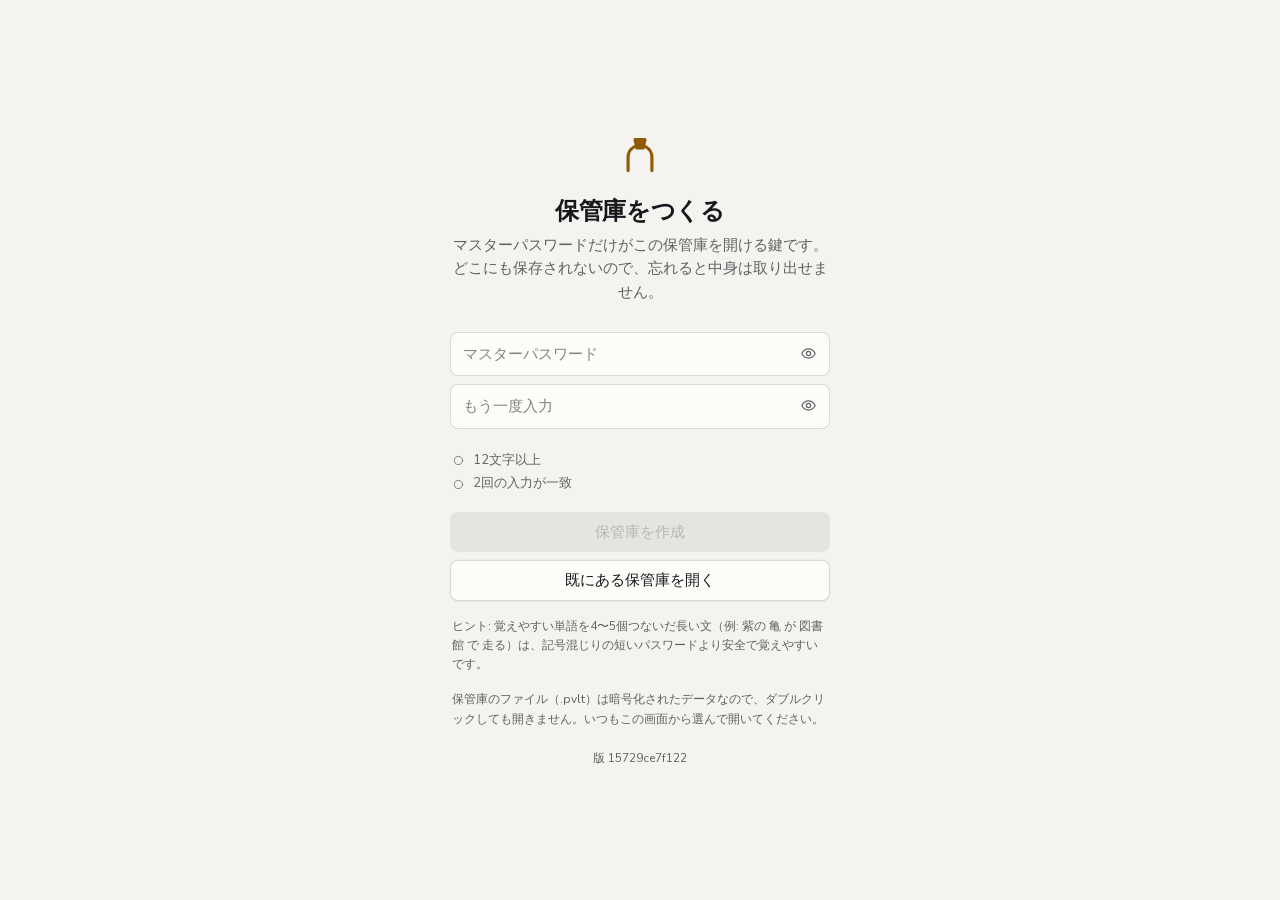
<file: index.html>
<!doctype html>
<html lang="ja">
<head>
<meta charset="utf-8">
<meta http-equiv="Content-Security-Policy" content="connect-src 'self' https://www.googleapis.com https://oauth2.googleapis.com; form-action 'none'; base-uri 'none'; object-src 'none'">
<meta name="viewport" content="width=device-width, initial-scale=1, viewport-fit=cover">
<meta name="apple-mobile-web-app-capable" content="yes">
<meta name="apple-mobile-web-app-status-bar-style" content="black-translucent">
<meta name="apple-mobile-web-app-title" content="Keystone">
<meta name="theme-color" content="#121417" media="(prefers-color-scheme: dark)">
<meta name="theme-color" content="#f4f3ef" media="(prefers-color-scheme: light)">
<link rel="manifest" href="./manifest.webmanifest">
<link rel="apple-touch-icon" href="./apple-touch-icon.png">
<!-- 検索避け。個人の保管庫なので、見つけてもらう必要がない。 -->
<meta name="robots" content="noindex, nofollow">
<script>
// 表示（ライト・ダーク）は描画前に当てる。あとから当てると一瞬ちらつく。
(function () {
  try {
    var saved = localStorage.getItem('passvault.theme');
    if (saved === 'light' || saved === 'dark') document.documentElement.dataset.theme = saved;
  } catch (e) {}
})();
</script>
<title>Keystone</title>
<!--
  このファイルは Web/build.py が生成したものです。直接編集しないでください。
  元は Web/style.css と Web/*.js です。
-->
<style>
/* 骨組み。テーマ（theme-*.css）はこの上に重ねて色と密度を変える。
 *
 * 構造の考え方:
 *   ・面はひとつ。一覧と詳細は「切り替わる画面」であって、並ぶ列ではない。
 *     数十件の保管庫に 3 列は過剰で、ほとんどが空の器になる
 *   ・検索が主役。上の帯でいちばん広い場所を占める
 *   ・区分は横一列の札。中身のあるものしか出さない
 *   ・一覧から直接コピーできる。9 割の用はそれで済む
 *
 * 組みの考え方:
 *   ・余白は偶数 px。基本は 4 の倍数で、小さな部品の内側だけ 2 の倍数を許す。
 *     奇数 px は使わない（以前は 1・3・5・7・9・11・13・15 が混ざっていた）
 *   ・文字は --fs-1〜6 の 6 段だけ。角丸は --r-* か 28%（タイル）か 999px（丸薬）だけ
 *   ・選択は塗りつぶさない。地を薄く染めて文字を強める
 *   ・影はほとんど使わない。境界線と地の明度差で階層を作る
 *   ・色は状態を示すときだけ使う。装飾では使わない
 *   ・純白と純黒を避ける。目に刺さるうえ、階層も作りにくい
 */

:root {
  color-scheme: light dark;

  /* Keystone の色。炭色の地に、要石の金をひとつだけ差す。
     以前は OS のアクセント色（AccentColor）に任せていたので、端末ごとに色が変わり、
     アプリとしての顔が無かった。いまは固定する。
     明るい画面では金のままだと白地で 2.4:1 しか出ないので、銅色まで沈めてある（5.6:1）。
     金の上の文字は、暗い画面では白ではなく墨色（8.7:1）。 */
  --accent: #8f5a07;
  --accent-text: #ffffff;
  --accent-fallback: #8f5a07;

  /* 地は石の色。純白より少し温かく、金と喧嘩しない。 */
  --window: #f4f3ef;
  --bar: rgba(248, 247, 243, 0.8);
  --content: #fdfcf9;
  --raised: #fdfcf9;
  --sunken: #ecebe6;

  --text: #17181b;
  /* text-2 は読ませる文字（4.5:1 以上）。text-3 はアイコンや飾り（3:1 以上）。
     text-3 の文字は読ませない。薄い文字は 2.3:1 しか無く、実際に読みづらかった。 */
  --text-2: rgba(22, 22, 26, 0.66);
  --text-3: rgba(22, 22, 26, 0.52);
  --hairline: rgba(22, 22, 26, 0.09);
  --hairline-strong: rgba(22, 22, 26, 0.15);
  --hover: rgba(22, 22, 26, 0.045);

  --danger: #d13d31;
  /* 警告は金と見分けるため、橙へ寄せる（5.1:1） */
  --warn: #b9480a;
  --ok: #1a7f43;

  --r-small: 8px;
  --r-medium: 12px;
  --r-large: 18px;

  --shadow-raised: 0 0 0 0.5px rgba(22, 22, 26, 0.05), 0 1px 2px rgba(22, 22, 26, 0.04);
  --shadow-sheet: 0 0 0 0.5px rgba(22, 22, 26, 0.1), 0 24px 64px rgba(22, 22, 26, 0.24);

  --selected: color-mix(in srgb, var(--accent, var(--accent-fallback)) 11%, transparent);

  /* タイル（頭文字・種別アイコン）。色相だけを項目ごとに変え、明るさと彩度は固定する。
     塗りつぶして白抜きにすると、黄〜緑の色相で白との差が足りなくなる
     （以前は暗い配色で約 2.9:1）。淡い地に同じ色相の濃い文字にして、全色相で 4.5:1 以上を実測で確かめた。
     緑〜黄緑は同じ明度でも人の目に明るく映るので、文字を濃くしてある（L 32% では 4.1:1 しか出なかった）。 */
  --tile-bg-s: 80%;  --tile-bg-l: 92%;
  --tile-fg-s: 62%;  --tile-fg-l: 26%;
  --side-l: 44%;   /* サイドバーの印の明るさ */

  --ease: cubic-bezier(.32, .72, 0, 1);

  /* 文字の尺度。6 段だけ。ここに無い大きさは使わない（tests.html が見張っている）。
     以前は 11 / 11.5 / 12 / 12.5 / 13 / 13.5 / 14 / 14.5 … と半ピクセル刻みで 12 種あり、
     尺度ではなく場当たりの積み重ねだった。 */
  --fs-1: 11px;   /* 見出しの小ラベル・注記 */
  --fs-2: 12px;   /* 補足・メタ情報 */
  --fs-3: 13px;   /* 操作部品・二次的な本文 */
  --fs-4: 15px;   /* 本文・一覧の題名 */
  --fs-5: 18px;   /* 小見出し・案内の主文 */
  --fs-6: 24px;   /* 画面の見出し */
  --fs-7: 30px;   /* 大きな見出し（iOS の Large Title）。ホームと一覧の頭だけに使う */
}

/* 暗い配色。端末の設定に従う（自動）ときと、設定で「ダーク」を選んだときの 2 か所に同じ値を置く。
   CSS では媒体の条件と属性の条件を 1 つの規則にまとめられないため。
   2 つが食い違わないよう、tests.html が中身の一致を見張っている。 */
@media (prefers-color-scheme: dark) {
  :root:not([data-theme="light"]) {
    color-scheme: dark;
    --accent: #e8a73f;
    --accent-text: #1b1406;
    --accent-fallback: #e8a73f;

    /* 黒を持ち上げる。沈めきると輪郭が消えて階層が読めない。 */
    /* アイコンと同じ、わずかに青みのある炭色 */
    --window: #121417;
    --bar: rgba(25, 27, 31, 0.78);
    --content: #191b1f;
    --raised: #22252a;
    --sunken: #16181c;

    --text: rgba(255, 255, 255, 0.92);
    --text-2: rgba(255, 255, 255, 0.62);
    --text-3: rgba(255, 255, 255, 0.44);
    --hairline: rgba(255, 255, 255, 0.09);
    --hairline-strong: rgba(255, 255, 255, 0.16);
    --hover: rgba(255, 255, 255, 0.055);

    --danger: #ff6b61;
    --warn: #ff8f4d;
    --ok: #41c777;

    --shadow-raised: 0 0 0 0.5px rgba(0, 0, 0, 0.36), 0 1px 2px rgba(0, 0, 0, 0.28);
    --shadow-sheet: 0 0 0 0.5px rgba(0, 0, 0, 0.5), 0 24px 64px rgba(0, 0, 0, 0.58);

    --selected: color-mix(in srgb, var(--accent, var(--accent-fallback)) 20%, transparent);

    --tile-bg-s: 40%;  --tile-bg-l: 24%;
    --tile-fg-s: 85%;  --tile-fg-l: 80%;
    --side-l: 66%;
  }
}
:root[data-theme="dark"] {
  color-scheme: dark;
  --accent: #e8a73f;
  --accent-text: #1b1406;
  --accent-fallback: #e8a73f;

  /* 黒を持ち上げる。沈めきると輪郭が消えて階層が読めない。 */
  /* アイコンと同じ、わずかに青みのある炭色 */
  --window: #121417;
  --bar: rgba(25, 27, 31, 0.78);
  --content: #191b1f;
  --raised: #22252a;
  --sunken: #16181c;

  --text: rgba(255, 255, 255, 0.92);
  --text-2: rgba(255, 255, 255, 0.62);
  --text-3: rgba(255, 255, 255, 0.44);
  --hairline: rgba(255, 255, 255, 0.09);
  --hairline-strong: rgba(255, 255, 255, 0.16);
  --hover: rgba(255, 255, 255, 0.055);

  --danger: #ff6b61;
  --warn: #ff8f4d;
  --ok: #41c777;

  --shadow-raised: 0 0 0 0.5px rgba(0, 0, 0, 0.36), 0 1px 2px rgba(0, 0, 0, 0.28);
  --shadow-sheet: 0 0 0 0.5px rgba(0, 0, 0, 0.5), 0 24px 64px rgba(0, 0, 0, 0.58);

  --selected: color-mix(in srgb, var(--accent, var(--accent-fallback)) 20%, transparent);

  --tile-bg-s: 40%;  --tile-bg-l: 24%;
  --tile-fg-s: 85%;  --tile-fg-l: 80%;
  --side-l: 66%;
}
:root[data-theme="light"] { color-scheme: light; }

* { box-sizing: border-box; }
html, body { height: 100%; }
/* 解錠後はページ自体を動かさない。流れるのは #main の中だけ。 */
body:has(#app.on) { overflow: hidden; }

/* 文字は LIFT LOG・MEAL LOG と同じ指定（2026-11-02 に揃えた）。
   - 日本語: Apple 端末のヒラギノ丸ゴを、日本語の範囲だけに限定した別名で先に当てる。
     端末に入っている書体を使うだけで、取りに行く通信は無い
   - 欧文・数字: Safari では ui-rounded（SF Pro Rounded）、対応しないブラウザは Nunito
     （fonts/ に同梱。build.py が配信版に埋め込むので、電波が無くても単一ファイルでも効く）
   - Apple 以外: 他のアプリは M PLUS Rounded 1c（5 MB）を同梱しているが、ここでは入れない。
     使う端末が Mac と iPhone だけなので、重さに見合わない。代わりに端末の書体へ落ちる
   ヒラギノ丸ゴは W4 しかないので 400 だけを宣言し、太字はブラウザの合成に任せる。 */
@font-face {
  font-family: "JP Rounded";
  font-style: normal;
  font-weight: 400;
  src: local("Hiragino Maru Gothic ProN W4"), local("HiraMaruProN-W4"),
       local("Hiragino Maru Gothic Pro W4"), local("HiraMaruPro-W4");
  unicode-range: U+3000-30FF, U+3400-4DBF, U+4E00-9FFF, U+F900-FAFF, U+FF00-FFEF, U+203B;
}
@font-face {
  font-family: "Nunito";
  font-style: normal;
  font-weight: 400 800;
  font-display: swap;
  src: url("[data-uri]") format("woff2");
  unicode-range: U+0000-00FF, U+0131, U+0152-0153, U+02BB-02BC, U+02C6, U+02DA,
    U+02DC, U+0304, U+0308, U+0329, U+2000-206F, U+20AC, U+2122, U+2191, U+2193,
    U+2212, U+2215, U+FEFF, U+FFFD;
}

:root {
  --font-ui: "JP Rounded", ui-rounded, "Nunito", "Hiragino Sans", "Yu Gothic UI",
             "Yu Gothic", Meiryo, "Noto Sans JP", "Noto Sans CJK JP", system-ui, sans-serif;
}

body {
  margin: 0;
  font: var(--fs-4)/1.5 var(--font-ui);
  color: var(--text);
  background: var(--window);
  -webkit-font-smoothing: antialiased;
  text-rendering: optimizeLegibility;
}

button { font: inherit; color: inherit; cursor: default; }
input, textarea, select { font: inherit; color: inherit; }
a { color: var(--accent, var(--accent-fallback)); text-underline-offset: 2px; }
.icon { flex: none; vertical-align: -0.15em; }
.grow { flex: 1; min-width: 0; }

.gate-card h1, .detail-head h1, .dlg-head h2, .g-title, .brand {
  font-family: var(--font-ui);
  letter-spacing: -0.014em;
}

@media (prefers-reduced-motion: no-preference) {
  .side-row, .tile, .item-row, .iconbtn, .push, .quick, .tag, .pill, dialog {
    transition: background-color .13s var(--ease), color .13s var(--ease),
                box-shadow .13s var(--ease), opacity .13s var(--ease);
  }
  dialog[open] { animation: sheet-in .26s var(--ease); }
  @keyframes sheet-in {
    from { transform: translateY(-12px) scale(.99); opacity: 0; }
    to   { transform: none; opacity: 1; }
  }
  #main > .sheet { animation: view-in .2s var(--ease); }
  @keyframes view-in { from { opacity: 0; transform: translateY(4px); } to { opacity: 1; transform: none; } }
}

/* 見出しへ送ったフォーカスの輪は見せない（見出しは操作する場所ではない） */
h1[tabindex="-1"]:focus-visible { outline: none; }

:focus-visible {
  outline: 3px solid color-mix(in srgb, var(--accent, var(--accent-fallback)) 42%, transparent);
  outline-offset: 1px;
  border-radius: var(--r-small);
}

/* 裏に回るあいだの覆い（app.js）。アプリ切り替え画面に中身を写さない */
body.covered #app, body.covered dialog, body.covered #toast { visibility: hidden; }

/* ---------- 入口（作成・解錠） ---------- */

#gate {
  min-height: 100vh; display: grid; place-items: center;
  padding: 40px 24px; background: var(--window);
}
.gate-card { width: 100%; max-width: 380px; text-align: center; }
.gate-card h1 { font-size: var(--fs-6); font-weight: 600; line-height: 1.2; margin: 20px 0 8px; }
.gate-card p.lead { color: var(--text-2); margin: 0 0 28px; font-size: var(--fs-4); line-height: 1.55; }
.gate-card p.gate-version { color: var(--text-2); font-size: var(--fs-2); margin: 20px 0 0; }
.gate-mark { color: var(--accent, var(--accent-fallback)); display: flex; justify-content: center; }

.field {
  width: 100%; padding: 10px 12px;
  border: 0.5px solid var(--hairline-strong); border-radius: var(--r-small);
  background: var(--content); margin-bottom: 8px;
}
.field::placeholder { color: var(--text-3); }
.field:focus { outline: none; border-color: var(--accent, var(--accent-fallback));
  box-shadow: 0 0 0 3.5px color-mix(in srgb, var(--accent, var(--accent-fallback)) 26%, transparent); }
textarea.field { resize: vertical; line-height: 1.6; }

.push {
  width: 100%; padding: 8px 18px; border-radius: var(--r-small);
  border: 0.5px solid var(--hairline-strong); background: var(--raised);
  box-shadow: var(--shadow-raised); font-weight: 450;
}
.push:hover:not(:disabled) { background: color-mix(in srgb, var(--raised) 93%, var(--text) 7%); }
.push:active:not(:disabled) { background: color-mix(in srgb, var(--raised) 86%, var(--text) 14%); }
.push:disabled { opacity: .45; }
.push.primary {
  background: var(--accent, var(--accent-fallback)); color: var(--accent-text, #fff);
  border-color: transparent; font-weight: 550;
}
.push.primary:hover:not(:disabled) { filter: brightness(1.08); }
.push.primary:active:not(:disabled) { filter: brightness(.92); }
.push.primary:disabled { background: var(--hairline-strong); color: var(--text-3); box-shadow: none; }
.push + .push { margin-top: 8px; }

.hints { text-align: left; margin: 14px 2px 18px; display: grid; gap: 4px; }
.hint { color: var(--text-2); font-size: var(--fs-3); display: flex; align-items: center; gap: 8px; }
.hint .icon { color: var(--text-3); }
.hint.ok, .hint.ok .icon { color: var(--ok); }
.tip { font-size: var(--fs-2); color: var(--text-2); margin: 16px 2px 0; text-align: left; line-height: 1.6; }
.error { color: var(--danger); font-size: var(--fs-3); text-align: left; margin: 8px 2px; }

/* スクロールバー。標準のままだと、特に暗い配色で太く白く浮いていた。 */
* { scrollbar-width: thin; scrollbar-color: var(--hairline-strong) transparent; }
::-webkit-scrollbar { width: 10px; height: 10px; }
::-webkit-scrollbar-track { background: transparent; }
::-webkit-scrollbar-thumb {
  background: var(--hairline-strong); border-radius: 999px;
  border: 3px solid transparent; background-clip: content-box;
}
::-webkit-scrollbar-thumb:hover { background: var(--text-3); background-clip: content-box; }

/* ---------- 全体の骨格 ---------- */

/* 100vh は iPhone では見えている高さより大きく、ページ全体がずれて帯が上へ逃げる。
   見えている高さ（dvh）に合わせ、ページそのものは動かさず、中の #main だけを流す。 */
#app { display: none; height: 100vh; height: 100dvh; grid-template-rows: auto 1fr; }
#app.on { display: grid; }

/* 上の帯。検索がこのアプリの主役なので、いちばん広い場所を与える。 */
#bar {
  display: flex; align-items: center; gap: 14px;
  padding: 12px 18px; min-height: 62px;
  /* ホーム画面から開くと、時刻や電池の表示の裏まで画面が広がる（viewport-fit=cover）。
     帯の中身はその下へずらす。ずらさないと設定やロックのボタンが押せない。 */
  padding-top: calc(12px + env(safe-area-inset-top, 0px));
  padding-left: calc(18px + env(safe-area-inset-left, 0px));
  padding-right: calc(18px + env(safe-area-inset-right, 0px));
  background: var(--bar);
  -webkit-backdrop-filter: blur(28px) saturate(180%);
  backdrop-filter: blur(28px) saturate(180%);
  border-bottom: 0.5px solid var(--hairline);
  z-index: 5;
}
.brand {
  display: flex; align-items: center; gap: 8px; flex: none;
  font-size: var(--fs-4); font-weight: 600; color: var(--text);
}
.brand .icon { color: var(--accent, var(--accent-fallback)); }
.brand .unsaved {
  font-size: var(--fs-1); font-weight: 600; color: var(--warn);
  background: color-mix(in srgb, var(--warn) 15%, transparent);
  padding: 2px 8px; border-radius: 999px; margin-left: 2px;
}

.searchwrap { flex: 1; display: flex; justify-content: center; }
#search {
  width: 100%; max-width: 520px;
  padding: 8px 14px 8px 36px; border-radius: var(--r-medium);
  /* 暗い配色では地が帯とほぼ同じ明るさで、枠が無いと入力欄に見えない */
  border: 0.5px solid var(--hairline-strong); background: var(--sunken);
  font-size: var(--fs-4);
  background-image: url("data:image/svg+xml,%3Csvg xmlns='http://www.w3.org/2000/svg' viewBox='0 0 24 24' fill='none' stroke='%23888' stroke-width='2' stroke-linecap='round'%3E%3Ccircle cx='10.7' cy='10.7' r='6.7'/%3E%3Cpath d='m15.6 15.6 4.4 4.4'/%3E%3C/svg%3E");
  background-repeat: no-repeat; background-position: 12px center; background-size: 15px;
  -webkit-appearance: none;
}
#search::placeholder { color: var(--text-3); }
#search:focus { outline: none; background-color: var(--content);
  border-color: var(--accent, var(--accent-fallback));
  box-shadow: 0 0 0 3.5px color-mix(in srgb, var(--accent, var(--accent-fallback)) 22%, transparent); }

.bar-tools { display: flex; align-items: center; gap: 2px; flex: none; }

/* 詳細のときの帯。戻り先の名前を出して、どこから来たか分かるようにする。 */
.backbtn {
  display: inline-flex; align-items: center; gap: 4px; flex: none;
  background: none; border: none; padding: 6px 10px 6px 6px;
  border-radius: var(--r-small); color: var(--accent, var(--accent-fallback));
  font-size: var(--fs-3); font-weight: 500;
}
.backbtn:hover { background: var(--hover); }
.brand { flex: 1; }
#bar { position: relative; }
.bar-title {
  position: absolute; left: 50%; transform: translateX(-50%);
  max-width: 44%; text-align: center; font-size: var(--fs-4); font-weight: 600;
  overflow: hidden; text-overflow: ellipsis; white-space: nowrap;
  opacity: 0; pointer-events: none;
}
#bar.scrolled .bar-title { opacity: 1; }
@media (prefers-reduced-motion: no-preference) {
  .bar-title { transition: opacity .18s var(--ease); }
}
/* 戻るボタンの右は空ける。道具は右端に寄せる */
.backbtn + .bar-title + .bar-tools { margin-left: auto; }

.iconbtn {
  background: none; border: none; padding: 8px; border-radius: var(--r-small);
  color: var(--text-2); display: inline-flex; align-items: center; justify-content: center;
}
.iconbtn:hover { background: var(--hover); color: var(--text); }
.iconbtn:active { background: var(--hairline); }
.iconbtn.on { color: var(--accent, var(--accent-fallback)); }

#main { overflow-y: auto; }

/* 中身はひとつの柱にまとめて中央に置く。端まで広げると視線が泳ぐ。 */
.sheet { max-width: 720px; margin: 0 auto; padding: 22px 20px 64px; }

/* ---------- 大きな見出し・ホームのタイル ---------- */
/*
 * Apple の「パスワード」に倣った作り。狭い画面ではホーム（区分のタイル）→ 一覧 → 詳細と進む。
 * 大きな見出しはスクロールで隠れると、上の帯に小さく題名が出る。
 */

.large-title {
  font-size: var(--fs-7); font-weight: 700; line-height: 1.15; letter-spacing: -0.022em;
  margin: 4px 4px 12px;
}
.sheet > #search { max-width: none; margin: 0 0 20px; }

.tiles { display: grid; grid-template-columns: repeat(2, minmax(0, 1fr)); gap: 12px; margin-bottom: 28px; }
@media (min-width: 560px) { .tiles { grid-template-columns: repeat(3, minmax(0, 1fr)); } }
.tile {
  display: flex; flex-direction: column; align-items: stretch; gap: 8px;
  padding: 12px 14px; border-radius: var(--r-medium); text-align: left; color: var(--text);
  background: var(--content); border: 0.5px solid var(--hairline); box-shadow: var(--shadow-raised);
}
.tile:hover { background: color-mix(in srgb, var(--content) 94%, var(--text) 6%); }
.tile-top { display: flex; align-items: center; justify-content: space-between; }
/* 区分の印は、Apple の作法どおり色の丸に白の線画。色は区分ごとに固定。 */
.tile-ico {
  display: grid; place-items: center; width: 32px; height: 32px; border-radius: 50%;
  color: #fff; background: hsl(var(--hue) 62% 50%);
}
.tile-ico.neutral { background: #8e8e93; }
.tile-n { font-size: var(--fs-6); font-weight: 700; font-variant-numeric: tabular-nums; }
.tile-label { font-size: var(--fs-3); font-weight: 600; color: var(--text-2); }
.g-n { color: var(--text-2); font-size: var(--fs-3); font-variant-numeric: tabular-nums; }

/* ---------- サイドバー（広い画面） ---------- */

.pane-side {
  background: var(--bar);
  -webkit-backdrop-filter: blur(28px) saturate(180%); backdrop-filter: blur(28px) saturate(180%);
  border-right: 0.5px solid var(--hairline);
  padding: 16px 10px 32px;
}
.side-head { font-size: var(--fs-1); font-weight: 600; color: var(--text-2); margin: 20px 10px 6px; }
.side-group { display: grid; gap: 2px; }
.side-row {
  display: flex; align-items: center; gap: 10px; width: 100%;
  padding: 6px 10px; border: none; background: none; border-radius: var(--r-small);
  color: var(--text); text-align: left;
}
.side-row:hover { background: var(--hover); }
.side-row.sel { background: var(--selected); font-weight: 550; }
.side-ico { display: grid; color: hsl(var(--hue) 62% var(--side-l)); }
.side-ico.neutral { color: var(--text-2); }
.side-n { font-size: var(--fs-2); color: var(--text-2); font-variant-numeric: tabular-nums; }

.list-head { display: flex; align-items: baseline; justify-content: space-between; margin: 4px 4px 12px; }
.list-head h2 { font-size: var(--fs-5); font-weight: 700; margin: 0; letter-spacing: -0.012em; }

.listtools { display: flex; justify-content: flex-end; margin: -8px 0 10px; }
.linkbtn {
  background: none; border: none; color: var(--text-2); font-size: var(--fs-3);
  display: inline-flex; align-items: center; gap: 4px; padding: 4px 8px;
  border-radius: var(--r-small);
}
.linkbtn:hover { background: var(--hover); color: var(--text); }

/* ---------- 一覧 ---------- */

.list {
  background: var(--content); border: 0.5px solid var(--hairline);
  border-radius: var(--r-medium); overflow: hidden;
  box-shadow: var(--shadow-raised);
}

.item-row { display: flex; align-items: stretch; position: relative; }
.item-row + .item-row { border-top: 0.5px solid var(--hairline); }
.item-row:hover { background: var(--hover); }
/* キーボードが指している行。触っている場所を見失わないための印。 */
.item-row.cur, .item-row.open { background: var(--selected); }
.item-row.cur::before, .item-row.open::before {
  content: ''; position: absolute; left: 0; top: 0; bottom: 0; width: 3px;
  background: var(--accent, var(--accent-fallback));
}

.item-open {
  /* 副題のある行とない行で高さが違い、一覧の律動が乱れていた */
  min-height: 64px;
  flex: 1; min-width: 0; display: flex; align-items: center; gap: 12px;
  padding: 12px 14px; border: none; background: none; text-align: left; color: var(--text);
}
/* タイルは全部ここ。大きさだけを場所ごとに変える。 */
.avatar {
  display: grid; place-items: center; flex: none; border-radius: 28%;
  background: hsl(var(--hue) var(--tile-bg-s) var(--tile-bg-l));
  color: hsl(var(--hue) var(--tile-fg-s) var(--tile-fg-l));
  font-weight: 600; line-height: 1; user-select: none;
}
.item-row .avatar { width: 36px; height: 36px; font-size: var(--fs-4); }
.item-row .lines { flex: 1; min-width: 0; }
.item-row .t {
  display: block; overflow: hidden; text-overflow: ellipsis; white-space: nowrap;
  font-weight: 450;
}
.item-row.cur .t, .item-row.open .t { font-weight: 550; }
.item-row .s {
  display: block; font-size: var(--fs-2); color: var(--text-2); margin-top: 2px;
  overflow: hidden; text-overflow: ellipsis; white-space: nowrap;
}
.item-row .marks { display: flex; gap: 6px; color: var(--text-3); flex: none; }
.item-row .marks .warn { color: var(--warn); }
.item-row .marks .fav { color: #e0a316; }

/* 一覧から直接コピーする釦。触れるまでは控えめにしておく。 */
.quick {
  flex: none; width: 46px; border: none; background: none;
  color: var(--text-3); display: grid; place-items: center;
  border-left: 0.5px solid transparent;
}
.quick:hover { background: var(--hover); color: var(--accent, var(--accent-fallback)); }

/* コピーできた直後。押した場所で、視線を動かさずに分かる。 */
.iconbtn.done, .quick.done { color: var(--ok); opacity: 1 !important; }
.row.copyable, .otp.copyable { cursor: pointer; }
.row.copyable:hover, .otp.copyable:hover { background: var(--hover); }
.row.copied, .otp.copied { background: color-mix(in srgb, var(--ok) 11%, transparent); }
@media (hover: hover) {
  .quick { opacity: 0; }
  .item-row:hover .quick, .item-row.cur .quick, .quick:focus-visible { opacity: 1; }
}

.listfoot {
  display: flex; align-items: center; justify-content: space-between;
  font-size: var(--fs-2); color: var(--text-2);
  margin-top: 10px; font-variant-numeric: tabular-nums;
}

.empty {
  padding: 72px 28px; text-align: center; color: var(--text-2);
  display: grid; gap: 8px; justify-items: center;
}
.empty .big { color: var(--text-3); opacity: .4; }
.empty .lead { font-size: var(--fs-4); color: var(--text-2); }

/* 初めて開いたとき。移行の入口なので、文字だけにせず押せるものを置く */
.empty.first { padding-top: 56px; gap: 10px; }
.empty.first .big { color: var(--accent, var(--accent-fallback)); opacity: 1; }
.empty.first .lead { font-size: var(--fs-5); font-weight: 600; color: var(--text); }
.empty.first .sub { max-width: 340px; font-size: var(--fs-3); line-height: 1.6; }
.empty.first .sub.small { font-size: var(--fs-2); margin-top: 8px; }
.empty .cta { display: grid; gap: 8px; width: min(100%, 300px); margin-top: 8px; }
.empty .cta .push { display: inline-flex; align-items: center; justify-content: center; gap: 8px; }
.empty .cta .push + .push { margin-top: 0; }

/* パスワード欄の右端に置く「表示」 */
.revealable { position: relative; }
.revealable .field { padding-right: 46px; }
.revealable .reveal { position: absolute; right: 5px; top: 5px; }
/* 設定の「押すと何かが始まる」行 */
.g-row.action { display: flex; align-items: center; gap: 12px; min-height: 44px; }
.g-ico {
  display: grid; place-items: center; flex: none;
  width: 28px; height: 28px; border-radius: var(--r-small);
  background: var(--selected); color: var(--accent, var(--accent-fallback));
}
.g-row.action .chev { color: var(--text-3); display: grid; }
.g-row.action:hover .chev { color: var(--text-2); }
.g-sub { font-size: var(--fs-2); color: var(--text-2); line-height: 1.5; margin-top: 2px; max-width: 360px; }

/* ---------- 詳細 ---------- */

.detail-head { display: flex; align-items: center; gap: 16px; margin-bottom: 26px; }
.avatar.small { width: 26px; height: 26px; font-size: var(--fs-3); }
.detail-head .avatar { width: 60px; height: 60px; font-size: var(--fs-6); }
.detail-head h1 { font-size: var(--fs-6); font-weight: 600; line-height: 1.2; margin: 0; }
/* 押すと同じ種別だけを見られる。札から種別を外したぶんの入口。 */
.detail-head .cat {
  font-size: var(--fs-2); color: var(--text-2); margin-top: 4px;
  letter-spacing: 0.04em; font-weight: 500;
  background: none; border: none; padding: 0; display: block;
}
.detail-head .cat:hover { color: var(--accent, var(--accent-fallback)); }

.card {
  background: var(--content); border: 0.5px solid var(--hairline);
  border-radius: var(--r-medium); margin-bottom: 14px;
  box-shadow: var(--shadow-raised); overflow: hidden;
}
.row { display: flex; align-items: center; gap: 10px; padding: 12px 16px; }
.row + .row { border-top: 0.5px solid var(--hairline); }
.row .lab {
  font-size: var(--fs-1); color: var(--text-2); margin-bottom: 4px;
  letter-spacing: 0.04em; font-weight: 500;
}
.row .val { word-break: break-word; line-height: 1.45; }
.row .val.mono {
  font-family: ui-monospace, 'SF Mono', Menlo, monospace; font-size: var(--fs-3);
  letter-spacing: 0.01em;
}
@media (hover: hover) {
  .row .iconbtn { opacity: .62; }
  .row:hover .iconbtn, .row .iconbtn:focus-visible { opacity: 1; }
}

.banner {
  display: flex; gap: 12px; padding: 12px 16px; border-radius: var(--r-medium);
  margin-bottom: 10px; align-items: flex-start;
  background: color-mix(in srgb, var(--warn) 11%, transparent);
  border: 0.5px solid color-mix(in srgb, var(--warn) 22%, transparent);
}
.banner > .icon { color: var(--warn); margin-top: 2px; }
.banner .bt { font-weight: 600; font-size: var(--fs-3); }
.banner .bd { font-size: var(--fs-2); color: var(--text-2); line-height: 1.5; }
.banner.quiet { background: var(--sunken); border-color: var(--hairline); }
.banner.quiet > .icon { color: var(--text-2); }

.tags { display: flex; flex-wrap: wrap; gap: 6px; margin-bottom: 18px; }
.tag {
  font-size: var(--fs-2); padding: 4px 12px 4px 8px; border-radius: 999px;
  background: var(--sunken); border: 0.5px solid var(--hairline);
  display: inline-flex; align-items: center; gap: 4px; color: var(--text-2);
}
.tag .icon { color: var(--text-3); }
button.tag:hover {
  background: var(--selected); border-color: transparent;
  color: var(--accent, var(--accent-fallback));
}
button.tag:hover .icon { color: currentColor; }

.notes {
  white-space: pre-wrap; background: var(--content); border: 0.5px solid var(--hairline);
  border-radius: var(--r-medium); padding: 16px; margin-bottom: 14px;
  box-shadow: var(--shadow-raised); line-height: 1.65;
}
.meta { font-size: var(--fs-2); color: var(--text-2); font-variant-numeric: tabular-nums; }

.strength { display: flex; align-items: center; gap: 10px; margin-top: 8px; }
.bar { flex: 1; height: 5px; border-radius: 999px; background: var(--hairline); overflow: hidden; max-width: 180px; }
.bar > i { display: block; height: 100%; border-radius: 999px; transition: width .3s var(--ease); }
.strength .lv { font-size: var(--fs-2); white-space: nowrap; font-variant-numeric: tabular-nums; }

.otp { display: flex; align-items: center; gap: 14px; padding: 12px 16px; }
.otp .code {
  font: 600 var(--fs-6)/1 ui-monospace, 'SF Mono', Menlo, monospace;
  font-variant-numeric: tabular-nums; letter-spacing: .06em; margin-top: 4px;
}
.otp .ring { width: 29px; height: 29px; flex: none; }
.otp .ring text { font: 500 9px var(--font-ui); fill: var(--text-2); }

details.history { margin-bottom: 14px; }
details.history summary {
  cursor: default; font-size: var(--fs-3); color: var(--text-2);
  padding: 4px 0; list-style: none; display: flex; align-items: center; gap: 6px;
}
details.history summary::-webkit-details-marker { display: none; }
details.history summary::before {
  content: ''; width: 0; height: 0; border-left: 4px solid currentColor;
  border-top: 3.5px solid transparent; border-bottom: 3.5px solid transparent;
  transition: transform .16s var(--ease);
}
details.history[open] summary::before { transform: rotate(90deg); }

.actions { display: flex; gap: 8px; margin-top: 26px; }
.actions .push { width: auto; padding: 8px 22px; }

/* ---------- ダイアログ ---------- */

dialog {
  border: none; border-radius: var(--r-large); padding: 0; color: var(--text);
  background: var(--window); max-width: 92vw; width: 520px; max-height: 86vh;
  box-shadow: var(--shadow-sheet);
}
dialog::backdrop { background: rgba(0, 0, 0, .34); -webkit-backdrop-filter: blur(3px); backdrop-filter: blur(3px); }
.dlg-head {
  display: flex; align-items: center; gap: 10px; padding: 12px 16px;
  border-bottom: 0.5px solid var(--hairline); position: sticky; top: 0;
  background: color-mix(in srgb, var(--window) 80%, transparent);
  -webkit-backdrop-filter: blur(24px); backdrop-filter: blur(24px); z-index: 2;
}
.dlg-head h2 { font-size: var(--fs-4); font-weight: 600; line-height: 1.3; margin: 0; flex: 1; text-align: center; }
.dlg-head button {
  background: none; border: none; color: var(--accent, var(--accent-fallback));
  font-weight: 500; padding: 4px 8px; border-radius: var(--r-small);
}
.dlg-head button:hover { background: var(--hover); }
.dlg-head button:disabled { color: var(--text-3); }
.dlg-head button.danger { color: var(--danger); }
.dlg-body { padding: 16px; overflow-y: auto; }

.group {
  background: var(--content); border: 0.5px solid var(--hairline);
  border-radius: var(--r-medium); margin-bottom: 16px;
  box-shadow: var(--shadow-raised); overflow: hidden;
}
.group > .g-row { padding: 12px 16px; }
.group > .g-row + .g-row { border-top: 0.5px solid var(--hairline); }
button.g-row { width: 100%; border: none; background: none; text-align: left; color: var(--text); display: block; }
button.g-row:hover { background: var(--hover); }
.g-lab { display: block; font-size: var(--fs-1); color: var(--text-2); margin-bottom: 4px; letter-spacing: 0.04em; font-weight: 500; }
.g-title { font-size: var(--fs-1); font-weight: 600; line-height: 1.4; color: var(--text-2); margin: 0 4px 6px; letter-spacing: 0.04em; }
.g-foot { font-size: var(--fs-2); color: var(--text-2); margin: -10px 4px 16px; line-height: 1.6; }
.inline { display: flex; align-items: center; gap: 8px; }
.inline .field { margin: 0; }
.between { display: flex; align-items: center; justify-content: space-between; gap: 14px; }

.pill {
  padding: 4px 12px; border-radius: 999px; border: 0.5px solid var(--hairline);
  background: var(--sunken); font-size: var(--fs-2); color: var(--text-2);
}
.pill:hover { background: var(--hover); }

input[type=range] { accent-color: var(--accent, var(--accent-fallback)); width: 100%; }
/* 標準のチェックボックスは、磨いた周りから浮いていた。スイッチにする。 */
input[type=checkbox] {
  -webkit-appearance: none; appearance: none;
  position: relative; flex: none; margin: 0;
  width: 42px; height: 26px; border-radius: 999px;
  background: var(--hairline-strong);
}
input[type=checkbox]::after {
  content: ''; position: absolute; top: 2px; left: 2px;
  width: 22px; height: 22px; border-radius: 50%; background: #fff;
  box-shadow: 0 1px 3px rgba(0, 0, 0, .28);
}
input[type=checkbox]:checked { background: var(--accent, var(--accent-fallback)); }
input[type=checkbox]:checked::after { transform: translateX(16px); }
@media (prefers-reduced-motion: no-preference) {
  input[type=checkbox] { transition: background-color .18s var(--ease); }
  input[type=checkbox]::after { transition: transform .18s var(--ease); }
}
select.field {
  -webkit-appearance: none; appearance: none;
  padding: 8px 32px 8px 12px;
  background-image: url("data:image/svg+xml,%3Csvg xmlns='http://www.w3.org/2000/svg' viewBox='0 0 24 24' fill='none' stroke='%23888' stroke-width='2.2' stroke-linecap='round' stroke-linejoin='round'%3E%3Cpath d='m7 9.5 5-5 5 5M7 14.5l5 5 5-5'/%3E%3C/svg%3E");
  background-repeat: no-repeat; background-position: right 10px center; background-size: 14px;
}

#toast {
  position: fixed; left: 50%; bottom: 32px; transform: translateX(-50%) translateY(8px);
  background: color-mix(in srgb, var(--raised) 88%, transparent);
  -webkit-backdrop-filter: blur(24px) saturate(180%); backdrop-filter: blur(24px) saturate(180%);
  border: 0.5px solid var(--hairline); color: var(--text);
  padding: 10px 18px; border-radius: 999px; font-size: var(--fs-3);
  box-shadow: var(--shadow-sheet);
  opacity: 0; pointer-events: none; transition: opacity .18s var(--ease), transform .18s var(--ease);
  z-index: 100; max-width: 76vw; text-align: center;
}
#toast.on { opacity: 1; transform: translateX(-50%) translateY(0); }

/* ---------- 狭い画面 ---------- */
/*
 * 面がひとつなので、列を隠す仕掛けが要らない。
 * 変えるのは帯の詰めと、指で触る大きさだけ。
 */

.mobile-only { display: none; }

@media (max-width: 720px) {
  #bar { padding: 10px 12px; gap: 8px; min-height: 58px; flex-wrap: wrap;
         padding-top: calc(10px + env(safe-area-inset-top, 0px)); }
  .sheet { padding: 18px 14px 64px; }
  .detail-head .avatar { width: 50px; height: 50px; }
  .detail-head h1 { font-size: var(--fs-6); }
  .item-open { padding: 12px 12px; }
  .quick { width: 52px; }
  dialog { width: 100%; max-width: 100vw; max-height: 92vh;
           border-radius: var(--r-large) var(--r-large) 0 0;
           margin-bottom: 0; margin-top: auto; }
}

@media (min-width: 1200px) {
  .sheet { max-width: 800px; padding: 30px 24px 72px; }
}

/* ---------- 緊急用シート ---------- */
/*
 * 紙に残すための一枚。画面では普通のダイアログとして見せ、
 * 印刷のときだけ本文を紙いっぱいに広げて、他を全部消す。
 */

.kit { line-height: 1.7; }
.kit h2 { font-size: var(--fs-5); font-weight: 600; margin: 0 0 10px; }
.kit h3 {
  font-size: var(--fs-2); font-weight: 600; color: var(--text-2);
  margin: 20px 0 6px; letter-spacing: 0.04em;
}
.kit p { margin: 0 0 8px; font-size: var(--fs-3); color: var(--text-2); }
.kit-line {
  font-family: ui-monospace, 'SF Mono', Menlo, monospace; font-size: var(--fs-3);
  background: var(--sunken); border: 0.5px solid var(--hairline);
  border-radius: var(--r-small); padding: 8px 12px; word-break: break-all;
}
/* 手で書き込むための空欄。アプリは決してここに書かない。 */
.kit-blank {
  border-bottom: 1.5px solid var(--text-3);
  height: 34px; margin: 4px 0 12px;
}
.kit-warn {
  color: var(--danger); font-weight: 500;
  border-left: 3px solid var(--danger); padding-left: 10px;
}
.kit-foot { font-size: var(--fs-1); color: var(--text-2); margin-top: 22px; }

@media print {
  /* 紙には中身だけを出す。背景の一覧が透けて出ると、
     項目名がそのまま印刷されてしまう。 */
  body > *, #app, #gate, #toast { display: none !important; }
  dialog { display: block !important; position: static; width: auto; max-width: none;
           max-height: none; box-shadow: none; background: #fff; color: #000; }
  dialog::backdrop { display: none; }
  .dlg-head, .g-foot { display: none !important; }
  .dlg-body { padding: 0; overflow: visible; }
  .kit-line { background: #f4f4f4; border-color: #ccc; }
  .kit-blank { border-bottom-color: #000; }
  .kit-warn { color: #000; border-left-color: #000; }
  .kit p, .kit h3 { color: #333; }
}

/* ---------- 並べる画面（広いとき） ---------- */
/*
 * 1000px 以上では、左に一覧、右に詳細を並べる（切り替えない）。
 * 以前は広い画面でも幅 720px の柱が中央に立つだけで、左右の約 45% が空いていた。
 * ペインは作り直さず中身だけを入れ替えるので、選んでも一覧のスクロール位置は動かない。
 * 狭い画面と、中身が空の保管庫は、これまでどおり 1 面。
 */

#main.split {
  display: grid; grid-template-columns: 220px minmax(300px, 360px) minmax(0, 1fr);
  overflow: hidden;
}
.pane-side, .pane-list, .pane-detail { min-height: 0; overflow-y: auto; }
.pane-list { border-right: 0.5px solid var(--hairline); background: var(--window); }
.pane-list .sheet { max-width: none; margin: 0; padding: 20px 16px 48px; }
.pane-detail { background: var(--content); }
.pane-detail .sheet { max-width: 680px; padding: 32px 40px 64px; }
.empty.placeholder { padding-top: 112px; }
.empty .sub { max-width: 320px; font-size: var(--fs-3); line-height: 1.6; color: var(--text-2); }

/* ---------- 指で押す大きさ ---------- */
/*
 * 指で押す目安は 44px。帯のボタンと札が 31px で、押し間違いやすかった。
 * 見た目の大きさは保ち、押せる範囲だけを広げられるところは広げる。
 */

@media (pointer: coarse), (max-width: 720px) {
  .iconbtn { min-width: 44px; min-height: 44px; }
  /* 行の中のボタンは、行の高さを増やさず外へはみ出させる */
  .row .iconbtn { margin: -8px -6px; }
  .backbtn { min-height: 44px; }
  .dlg-head { padding: 6px 10px; }
  .dlg-head button { min-height: 44px; min-width: 44px; padding: 4px 12px; }
  .linkbtn { min-height: 44px; padding: 4px 10px; }
  .field, select.field { min-height: 44px; }
  .push { min-height: 44px; }

  /* 狭い画面では検索は帯ではなく大きな見出しの下にあるので、帯は 1 段でよい */
  #bar { padding: 6px 8px; min-height: 56px;
         padding-top: calc(6px + env(safe-area-inset-top, 0px)); }
  /* 帯の題名と道具が重ならないよう、道具を減らし、題名の幅を左右の空きに収める */
  .gen-tool { display: none; }
  .bar-title { max-width: calc(100% - 288px); }
  #search { min-height: 44px; }
  .side-row { min-height: 44px; }
}

/* iPhone の Safari は、文字が 16px 未満の入力欄に触れると画面を拡大し、
   キーボードを閉じても戻さない。解錠のパスワード欄（15px）で拡大されたまま
   ホームに入り、左端の印が切れて帯の道具がずれていた。
   指で触る画面だけ、入力欄の文字を 16px にする。尺度の外だが、これだけは例外。 */
@media (pointer: coarse) {
  :root { --fs-input: 16px; }
  input, textarea, select { font-size: var(--fs-input); }
}

/* 三択の切り替え（表示: 自動・ライト・ダーク）。LIFT LOG と同じ形。 */
.seg {
  display: inline-flex; gap: 2px; padding: 2px; flex: none;
  background: var(--sunken); border-radius: var(--r-small);
}
.seg button {
  border: none; background: none; color: var(--text-2); white-space: nowrap;
  font-size: var(--fs-3); padding: 4px 12px; border-radius: var(--r-small);
  min-height: 32px;
}
.seg button[aria-pressed="true"] {
  background: var(--raised); color: var(--text); font-weight: 600;
  box-shadow: var(--shadow-raised);
}


/* ===== theme-macos.css ===== */
/* テーマ「macOS」
 *
 * style.css の骨組みが元々 macOS に寄せてあるので、重ねるものは無い。
 * 他のテーマと同じ扱いにするために置いてある。
 */

</style>
</head>
<body>
<div id="gate"></div>
<div id="app">
  <div id="bar"></div>
  <div id="main"></div>
</div>
<div id="toast"></div>
<script>window.PASSVAULT_BUILD = "15729ce7f122";</script>
<script>

// ===== core.js =====
// PassVault web 版のコア部分。画面の描画は含まない。
//
// ファイル形式は Swift 版とバイト単位で互換。
//   ヘッダ 44 バイト: "PVLT"(4) + version u16BE(2) + kdfID u16BE(2)
//                     + iterations u32BE(4) + salt(32)
//   本体: AES-GCM の nonce(12) + 暗号文 + 認証タグ(16)
//   AAD: ヘッダ 44 バイトそのもの（これで反復回数の切り下げ攻撃を防ぐ）
//   鍵: PBKDF2-HMAC-SHA512(パスワードのUTF-8, salt, iterations) の 32 バイト

// ============================================================
// 保管庫の暗号
// ============================================================

const HEADER_BYTES = 44;
const MAGIC = [0x50, 0x56, 0x4c, 0x54]; // "PVLT"
const SCHEMA_VERSION = 3;

// Web Crypto の PBKDF2 は Swift 版より 4 倍ほど速いので、同じ体感の重さにするには
// 反復回数を上げる必要がある。反復回数はファイルに記録されるので、
// ここを上げても古い保管庫はそのまま開ける。
const DEFAULT_ITERATIONS = 1_200_000;

class VaultError extends Error {}

function makeHeader(iterations = DEFAULT_ITERATIONS) {
  const salt = crypto.getRandomValues(new Uint8Array(32));
  return buildHeader(1, 1, iterations, salt);
}

function buildHeader(version, kdfID, iterations, salt) {
  const raw = new Uint8Array(HEADER_BYTES);
  raw.set(MAGIC, 0);
  const view = new DataView(raw.buffer);
  view.setUint16(4, version, false);
  view.setUint16(6, kdfID, false);
  view.setUint32(8, iterations, false);
  raw.set(salt, 12);
  return { version, kdfID, iterations, salt, raw };
}

function decodeHeader(bytes) {
  if (bytes.length < HEADER_BYTES) throw new VaultError('保管庫ファイルが壊れているか、形式が違います。');
  for (let i = 0; i < 4; i++) {
    if (bytes[i] !== MAGIC[i]) throw new VaultError('保管庫ファイルが壊れているか、形式が違います。');
  }
  const view = new DataView(bytes.buffer, bytes.byteOffset, HEADER_BYTES);
  const version = view.getUint16(4, false);
  const kdfID = view.getUint16(6, false);
  const iterations = view.getUint32(8, false);
  if (version !== 1) throw new VaultError(`対応していないファイル形式です（version ${version}）。`);
  if (kdfID !== 1) throw new VaultError(`対応していない鍵導出方式です（id ${kdfID}）。`);
  if (iterations === 0) throw new VaultError('保管庫ファイルが壊れているか、形式が違います。');
  return buildHeader(version, kdfID, iterations, bytes.slice(12, HEADER_BYTES));
}

async function deriveKey(password, header) {
  const material = await crypto.subtle.importKey(
    'raw', new TextEncoder().encode(password), 'PBKDF2', false, ['deriveBits']
  );
  const bits = await crypto.subtle.deriveBits(
    { name: 'PBKDF2', hash: 'SHA-512', salt: header.salt, iterations: header.iterations },
    material, 256
  );
  return crypto.subtle.importKey('raw', bits, { name: 'AES-GCM' }, false, ['encrypt', 'decrypt']);
}

/// Swift の JSONDecoder の iso8601 は小数秒を受け付けないので、ミリ秒を落とす。
function isoNoMillis(date = new Date()) {
  return date.toISOString().replace(/\.\d{3}Z$/, 'Z');
}

async function seal(payload, key, header) {
  const nonce = crypto.getRandomValues(new Uint8Array(12));
  const plaintext = new TextEncoder().encode(JSON.stringify(payload));
  const sealed = new Uint8Array(await crypto.subtle.encrypt(
    { name: 'AES-GCM', iv: nonce, additionalData: header.raw, tagLength: 128 }, key, plaintext
  ));
  const file = new Uint8Array(HEADER_BYTES + 12 + sealed.length);
  file.set(header.raw, 0);
  file.set(nonce, HEADER_BYTES);
  file.set(sealed, HEADER_BYTES + 12);
  return file;
}

async function open(bytes, key, header) {
  const body = bytes.slice(HEADER_BYTES);
  if (body.length === 0) throw new VaultError('保管庫ファイルが壊れているか、形式が違います。');
  let plaintext;
  try {
    plaintext = await crypto.subtle.decrypt(
      { name: 'AES-GCM', iv: body.slice(0, 12), additionalData: header.raw, tagLength: 128 },
      key, body.slice(12)
    );
  } catch {
    // 認証タグが合わない。パスワード違いと改ざんは区別できない（区別する必要もない）。
    throw new VaultError('マスターパスワードが違います。');
  }
  return normalizePayload(JSON.parse(new TextDecoder().decode(plaintext)));
}

/// 古い形式（v1 = entries、v2 = 墓標なし）も読めるようにする
function normalizePayload(raw) {
  if (Array.isArray(raw.items)) {
    return {
      schemaVersion: raw.schemaVersion ?? 2,
      items: raw.items.map(normalizeItem),
      deletions: raw.deletions ?? [],
    };
  }
  if (Array.isArray(raw.entries)) {
    return {
      schemaVersion: 1,
      items: raw.entries.map(entry => ({
        id: entry.id,
        category: 'login',
        title: entry.title ?? '',
        fields: [
          { id: crypto.randomUUID(), label: 'ユーザー名', value: entry.username ?? '', kind: 'username', isCustom: false },
          { id: crypto.randomUUID(), label: 'パスワード', value: entry.password ?? '', kind: 'password', isCustom: false },
          { id: crypto.randomUUID(), label: 'ウェブサイト', value: entry.url ?? '', kind: 'url', isCustom: false },
        ],
        notes: entry.notes ?? '',
        tags: entry.folder ? [entry.folder] : [],
        isFavorite: false,
        oneTimePasswordSecret: '',
        passwordHistory: [],
        createdAt: entry.createdAt,
        updatedAt: entry.updatedAt,
      })),
      deletions: [],
    };
  }
  return { schemaVersion: SCHEMA_VERSION, items: [], deletions: [] };
}

function normalizeItem(item) {
  return {
    id: item.id ?? crypto.randomUUID(),
    category: item.category ?? 'login',
    title: item.title ?? '',
    fields: (item.fields ?? []).map(field => ({
      id: field.id ?? crypto.randomUUID(),
      label: field.label ?? '',
      value: field.value ?? '',
      kind: field.kind ?? 'text',
      isCustom: field.isCustom ?? false,
    })),
    notes: item.notes ?? '',
    tags: item.tags ?? [],
    isFavorite: item.isFavorite ?? false,
    oneTimePasswordSecret: item.oneTimePasswordSecret ?? '',
    passwordHistory: item.passwordHistory ?? [],
    trashedAt: item.trashedAt,
    createdAt: item.createdAt ?? isoNoMillis(),
    updatedAt: item.updatedAt ?? isoNoMillis(),
  };
}

// ============================================================
// 種別
// ============================================================

const FIELD_KINDS = {
  text: { label: 'テキスト', concealed: false },
  username: { label: 'ユーザー名', concealed: false },
  password: { label: 'パスワード', concealed: true },
  email: { label: 'メールアドレス', concealed: false },
  url: { label: 'URL', concealed: false },
  phone: { label: '電話番号', concealed: false },
  pin: { label: '暗証番号', concealed: true },
  cardNumber: { label: 'カード番号', concealed: true },
  monthYear: { label: '有効期限', concealed: false },
  multiline: { label: '複数行テキスト', concealed: false },
};

const CATEGORIES = {
  login: {
    name: 'ログイン', otp: true,
    template: [['ユーザー名', 'username'], ['パスワード', 'password'], ['ウェブサイト', 'url']],
    placeholder: 'GitHub',
  },
  secureNote: {
    name: 'セキュアメモ', otp: false,
    template: [], placeholder: '自宅のWi-Fi設定メモ',
  },
  creditCard: {
    name: 'クレジットカード', otp: false,
    template: [['名義人', 'text'], ['カード番号', 'cardNumber'], ['有効期限', 'monthYear'],
               ['セキュリティコード', 'pin'], ['暗証番号', 'pin'], ['カード会社', 'text']],
    placeholder: '楽天カード',
  },
  identity: {
    name: 'ID・個人情報', otp: false,
    template: [['氏名', 'text'], ['生年月日', 'text'], ['住所', 'multiline'],
               ['メールアドレス', 'email'], ['電話番号', 'phone']],
    placeholder: '自分のプロフィール',
  },
  apiCredential: {
    name: 'APIキー', otp: true,
    template: [['サービス名', 'text'], ['APIキー', 'password'], ['エンドポイント', 'url'], ['有効期限', 'text']],
    placeholder: 'OpenAI API',
  },
  wifi: {
    name: 'Wi-Fi', otp: false,
    template: [['ネットワーク名（SSID）', 'text'], ['パスワード', 'password'], ['暗号化方式', 'text']],
    placeholder: '自宅ルーター',
  },
  license: {
    name: 'ライセンス', otp: false,
    template: [['ライセンス名義', 'text'], ['ライセンスキー', 'password'], ['バージョン', 'text'], ['購入元', 'url']],
    placeholder: 'Sketch ライセンス',
  },
};

function makeItem(category = 'login') {
  const now = isoNoMillis();
  return {
    id: crypto.randomUUID(),
    category,
    title: '',
    fields: CATEGORIES[category].template.map(([label, kind]) => ({
      id: crypto.randomUUID(), label, value: '', kind, isCustom: false,
    })),
    notes: '',
    tags: [],
    isFavorite: false,
    oneTimePasswordSecret: '',
    passwordHistory: [],
    createdAt: now,
    updatedAt: now,
  };
}

const isConcealed = kind => FIELD_KINDS[kind]?.concealed ?? false;
const displayTitle = item => item.title.trim() || '名称未設定';
const primaryPassword = item =>
  item.fields.find(f => f.kind === 'password' && f.value)?.value ?? null;
const primaryUsername = item =>
  item.fields.find(f => (f.kind === 'username' || f.kind === 'email') && f.value)?.value ?? null;
const primaryURL = item => item.fields.find(f => f.kind === 'url' && f.value)?.value ?? null;

function groupedCardNumber(value) {
  const digits = value.replace(/\D/g, '');
  if (digits.length <= 4) return value;
  return digits.match(/.{1,4}/g).join(' ');
}

function subtitle(item) {
  if (item.category === 'creditCard') {
    const digits = (item.fields.find(f => f.kind === 'cardNumber')?.value ?? '').replace(/\D/g, '');
    if (digits.length >= 4) return '•••• ' + digits.slice(-4);
    return item.fields.find(f => f.kind === 'text' && f.value)?.value ?? '';
  }
  // セキュアメモの中身は一覧に出さない。
  // 秘密を隠すための種別なのに、1 行目を一覧に並べたら意味がなくなる
  // （暗証番号をメモしていた場合、それがそのまま見えてしまう）。
  if (item.category === 'secureNote') {
    const lines = item.notes.trim() ? item.notes.trim().split('\n').length : 0;
    return lines ? `${lines} 行のメモ` : '';
  }
  return primaryUsername(item) ?? primaryURL(item) ?? '';
}

/// 伏せ字の欄は値を検索対象にしない。
/// 検索結果からパスワードの中身が推測できてしまうのを避けるため。
function matches(item, query) {
  const q = query.trim().toLowerCase();
  if (!q) return true;
  if (displayTitle(item).toLowerCase().includes(q)) return true;
  if (item.tags.some(tag => tag.toLowerCase().includes(q))) return true;
  // 種別名も拾う。「ログイン」「カード」と打てば絞れるので、
  // 画面に種別ごとの入れ物を並べる必要がなくなる。
  if (CATEGORIES[item.category]?.name.toLowerCase().includes(q)) return true;
  if (item.notes.toLowerCase().includes(q)) return true;
  return item.fields.some(field => {
    if (isConcealed(field.kind)) return field.label.toLowerCase().includes(q);
    return field.label.toLowerCase().includes(q) || field.value.toLowerCase().includes(q);
  });
}

// ===== crypto-extras.js =====
// TOTP、パスワード生成、強度推定、点検、同期のマージ。
// Swift 版の同名の処理を移したもので、テストベクタも同じものを使う。

// ============================================================
// ワンタイムパスワード（RFC 6238）
// ============================================================

const BASE32_ALPHABET = 'ABCDEFGHIJKLMNOPQRSTUVWXYZ234567';

function base32Decode(text) {
  const cleaned = text.toUpperCase().replace(/[=\s-]/g, '');
  if (!cleaned) return null;
  const out = [];
  let buffer = 0;
  let bits = 0;
  for (const character of cleaned) {
    const index = BASE32_ALPHABET.indexOf(character);
    if (index < 0) return null;
    buffer = (buffer << 5) | index;
    bits += 5;
    if (bits >= 8) {
      out.push((buffer >> (bits - 8)) & 0xff);
      bits -= 8;
    }
  }
  return out.length ? new Uint8Array(out) : null;
}

function base32Encode(bytes) {
  let result = '';
  let buffer = 0;
  let bits = 0;
  for (const byte of bytes) {
    buffer = (buffer << 8) | byte;
    bits += 8;
    while (bits >= 5) {
      result += BASE32_ALPHABET[(buffer >> (bits - 5)) & 0x1f];
      bits -= 5;
    }
  }
  if (bits > 0) result += BASE32_ALPHABET[(buffer << (5 - bits)) & 0x1f];
  return result;
}

const HASH_NAMES = { SHA1: 'SHA-1', SHA256: 'SHA-256', SHA512: 'SHA-512' };

/// QR コードの中身（otpauth://totp/...）でも、素の Base32 文字列でも受け付ける。
function parseOTP(raw) {
  const trimmed = (raw ?? '').trim();
  if (!trimmed) return null;

  if (trimmed.toLowerCase().startsWith('otpauth://')) {
    let url;
    try { url = new URL(trimmed); } catch { return null; }
    if (url.host.toLowerCase() !== 'totp') return null;

    const secret = base32Decode(url.searchParams.get('secret') ?? '');
    if (!secret) return null;

    const digits = Number(url.searchParams.get('digits'));
    const period = Number(url.searchParams.get('period'));
    const algorithm = (url.searchParams.get('algorithm') ?? 'SHA1').toUpperCase();

    let issuer = url.searchParams.get('issuer') ?? null;
    let account = null;
    const label = decodeURIComponent(url.pathname.replace(/^\/+/, ''));
    if (label) {
      const separator = label.indexOf(':');
      if (separator >= 0) {
        issuer = issuer ?? label.slice(0, separator);
        account = label.slice(separator + 1).trim();
      } else {
        account = label;
      }
    }
    return {
      secret,
      digits: digits >= 6 && digits <= 8 ? digits : 6,
      period: period > 0 ? period : 30,
      algorithm: HASH_NAMES[algorithm] ? algorithm : 'SHA1',
      issuer, account,
    };
  }

  const secret = base32Decode(trimmed);
  if (!secret) return null;
  return { secret, digits: 6, period: 30, algorithm: 'SHA1', issuer: null, account: null };
}

async function otpCode(config, date = new Date()) {
  const counter = Math.floor(date.getTime() / 1000 / config.period);
  return otpCodeForCounter(config, counter);
}

async function otpCodeForCounter(config, counter) {
  const key = await crypto.subtle.importKey(
    'raw', config.secret, { name: 'HMAC', hash: HASH_NAMES[config.algorithm] }, false, ['sign']
  );
  const message = new Uint8Array(8);
  new DataView(message.buffer).setBigUint64(0, BigInt(counter), false);
  const mac = new Uint8Array(await crypto.subtle.sign('HMAC', key, message));

  // RFC 4226 の動的切り出し: 最終バイト下位 4 ビットを開始位置に使う
  const offset = mac[mac.length - 1] & 0x0f;
  const truncated = ((mac[offset] & 0x7f) << 24) | (mac[offset + 1] << 16)
                  | (mac[offset + 2] << 8) | mac[offset + 3];
  return String(truncated % 10 ** config.digits).padStart(config.digits, '0');
}

function otpSecondsRemaining(config, date = new Date()) {
  return config.period - Math.floor(date.getTime() / 1000) % config.period;
}

function formatOTP(code) {
  return code.length === 6 ? `${code.slice(0, 3)} ${code.slice(3)}` : code;
}

// ============================================================
// パスワード生成
// ============================================================

const AMBIGUOUS = new Set('0O1lI|`\'"~,.;:'.split(''));

const GENERATOR_SETS = {
  lower: 'abcdefghijklmnopqrstuvwxyz',
  upper: 'ABCDEFGHIJKLMNOPQRSTUVWXYZ',
  digits: '0123456789',
  symbols: '!#$%&()*+-/<=>?@[]^_{|}~',
};

/// 剰余バイアスを避けた一様乱数。`% n` で済ませると小さい値が出やすくなる。
function randomIndex(bound) {
  const limit = Math.floor(0x100000000 / bound) * bound;
  const buffer = new Uint32Array(1);
  let value;
  do {
    crypto.getRandomValues(buffer);
    value = buffer[0];
  } while (value >= limit);
  return value % bound;
}

function generatePassword(options) {
  const pools = [];
  if (options.lower) pools.push(GENERATOR_SETS.lower);
  if (options.upper) pools.push(GENERATOR_SETS.upper);
  if (options.digits) pools.push(GENERATOR_SETS.digits);
  if (options.symbols) pools.push(GENERATOR_SETS.symbols);

  const filtered = pools
    .map(pool => options.avoidAmbiguous
      ? [...pool].filter(character => !AMBIGUOUS.has(character)).join('')
      : pool)
    .filter(pool => pool.length > 0);
  if (filtered.length === 0) return '';

  const all = filtered.join('');
  const length = Math.max(options.length, filtered.length);

  // 有効にした種類が必ず 1 文字以上入るよう、先に 1 文字ずつ確保してから混ぜる
  const characters = filtered.map(pool => pool[randomIndex(pool.length)]);
  while (characters.length < length) characters.push(all[randomIndex(all.length)]);
  for (let i = characters.length - 1; i > 0; i--) {
    const j = randomIndex(i + 1);
    [characters[i], characters[j]] = [characters[j], characters[i]];
  }
  return characters.join('');
}

function generatorEntropyBits(options) {
  const pools = [];
  if (options.lower) pools.push(GENERATOR_SETS.lower);
  if (options.upper) pools.push(GENERATOR_SETS.upper);
  if (options.digits) pools.push(GENERATOR_SETS.digits);
  if (options.symbols) pools.push(GENERATOR_SETS.symbols);
  const size = pools
    .map(pool => options.avoidAmbiguous
      ? [...pool].filter(character => !AMBIGUOUS.has(character)).length
      : pool.length)
    .reduce((total, count) => total + count, 0);
  return size > 1 ? options.length * Math.log2(size) : 0;
}

// ============================================================
// 強度の見積もり
// ============================================================
//
// あくまで目安。実際の解読しやすさを保証するものではない。
// 文字種・長さ・繰り返し・並び・ありがちな単語だけを見ている。

const COMMON_PASSWORDS = new Set([
  'password', 'passw0rd', 'letmein', 'welcome', 'admin', 'root', 'qwerty',
  'monkey', 'dragon', 'iloveyou', 'sunshine', 'princess', 'football',
  'baseball', 'abc', 'test', 'guest', 'master', 'login', 'hello',
  'freedom', 'whatever', 'trustno', 'starwars', 'pokemon', 'computer',
]);
const KEYBOARD_RUNS = ['qwerty', 'asdf', 'zxcv', '1234', 'qwertz', 'azerty'];

function characterPoolSize(password) {
  let pool = 0;
  if (/[a-z]/.test(password)) pool += 26;
  if (/[A-Z]/.test(password)) pool += 26;
  if (/[0-9]/.test(password)) pool += 10;
  if (/[^A-Za-z0-9-￿]/.test(password)) pool += 33;
  if (/[-￿]/.test(password)) pool += 200; // 日本語など
  return pool;
}

function isContinuation(previous, current) {
  if (previous === current) return true;
  const a = previous.codePointAt(0);
  const b = current.codePointAt(0);
  if (a > 127 || b > 127) return false;
  return b === a + 1 || b + 1 === a;
}

/// 連続した同じ文字や abc / 123 のような並びは 1 文字分として数えない
function effectiveLength(password) {
  let total = 0;
  let runLength = 0;
  let previous = null;
  for (const character of password) {
    if (previous !== null && isContinuation(previous, character)) {
      runLength += 1;
      total += Math.max(0.25, 1 - runLength * 0.25);
    } else {
      runLength = 0;
      total += 1;
    }
    previous = character;
  }
  return total;
}

function estimateBits(password) {
  if (!password) return 0;
  const pool = characterPoolSize(password);
  if (pool <= 1) return 0;

  let bits = effectiveLength(password) * Math.log2(pool);
  const uniqueRatio = new Set(password).size / password.length;
  bits *= 0.55 + 0.45 * uniqueRatio;

  const normalized = password.toLowerCase();
  const lettersOnly = normalized.replace(/[^a-z]/g, '');
  if (COMMON_PASSWORDS.has(lettersOnly) || COMMON_PASSWORDS.has(normalized)) {
    return Math.min(bits, 8);
  }
  if ([...COMMON_PASSWORDS].some(word => word.length >= 5 && normalized.includes(word))) bits *= 0.5;
  if (KEYBOARD_RUNS.some(run => normalized.includes(run))) bits *= 0.7;

  return Math.max(bits, 1);
}

const STRENGTH_LEVELS = [
  { limit: 28, label: 'とても弱い', rank: 0 },
  { limit: 50, label: '弱い', rank: 1 },
  { limit: 80, label: 'まずまず', rank: 2 },
  { limit: 110, label: '強い', rank: 3 },
  { limit: Infinity, label: 'とても強い', rank: 4 },
];

function strengthLevel(bits) {
  return STRENGTH_LEVELS.find(level => bits < level.limit);
}

// ===== audit.js =====
// 点検（保管庫全体の弱点の洗い出し）と、2 つの保管庫のマージ。
// どちらも通信をせず、渡された値だけで判断する。



// ============================================================
// 点検
// ============================================================

const FINDING_KINDS = {
  reused: {
    title: '使い回している', icon: '🔁', severity: 0,
    explanation: '1つのサービスが漏れると、同じパスワードを使った他のサービスも芋づる式に破られます。',
  },
  weak: {
    title: '推測されやすい', icon: '⚠️', severity: 1,
    explanation: '総当たりや辞書攻撃で破られやすいパスワードです。生成機能で作り直すのが確実です。',
  },
  old: {
    title: '長く変えていない', icon: '🕰', severity: 2,
    explanation: '1年以上変えていないパスワードです。気づかないうちに漏れている可能性があります。',
  },
  insecureURL: {
    title: '保護されていないサイト', icon: '🔓', severity: 3,
    explanation: 'http:// のサイトは通信が暗号化されません。https:// が使えないか確認してください。',
  },
};

const AGE_THRESHOLD_MS = 365 * 24 * 60 * 60 * 1000;
const WEAK_THRESHOLD_BITS = 50;

/// 現在のパスワードを使い始めた日。
/// 履歴の最新は「1つ前のパスワードを捨てた日」＝今のパスワードを設定した日にあたる。
function lastPasswordChange(item) {
  const times = (item.passwordHistory ?? []).map(change => Date.parse(change.changedAt));
  return times.length ? Math.max(...times) : Date.parse(item.createdAt);
}

function audit(items, now = Date.now()) {
  const active = items.filter(item => !item.trashedAt);
  const findings = [];

  // 使い回し: 同じパスワードを持つアイテムが 2 つ以上ある
  const byPassword = new Map();
  for (const item of active) {
    const password = primaryPassword(item);
    if (!password) continue;
    if (!byPassword.has(password)) byPassword.set(password, []);
    byPassword.get(password).push(item);
  }
  for (const group of byPassword.values()) {
    if (group.length < 2) continue;
    for (const item of group) {
      const others = group.filter(other => other.id !== item.id).map(displayTitle).sort();
      findings.push({
        itemId: item.id, itemTitle: displayTitle(item), kind: 'reused',
        detail: `同じパスワードを ${others.join('、')} でも使っています`,
      });
    }
  }

  for (const item of active) {
    const password = primaryPassword(item);
    if (password) {
      const bits = estimateBits(password);
      if (bits < WEAK_THRESHOLD_BITS) {
        findings.push({
          itemId: item.id, itemTitle: displayTitle(item), kind: 'weak',
          detail: `推定 ${Math.floor(bits)} ビット相当（${strengthLevel(bits).label}）`,
        });
      }
      const changedAt = lastPasswordChange(item);
      if (now - changedAt > AGE_THRESHOLD_MS) {
        const years = (now - changedAt) / AGE_THRESHOLD_MS;
        findings.push({
          itemId: item.id, itemTitle: displayTitle(item), kind: 'old',
          detail: `最後に変更してから約 ${years.toFixed(1)} 年`,
        });
      }
    }
    for (const field of item.fields) {
      if (field.kind === 'url' && field.value.toLowerCase().startsWith('http://')) {
        findings.push({
          itemId: item.id, itemTitle: displayTitle(item), kind: 'insecureURL',
          detail: field.value,
        });
      }
    }
  }

  return findings.sort((a, b) => {
    const bySeverity = FINDING_KINDS[a.kind].severity - FINDING_KINDS[b.kind].severity;
    if (bySeverity !== 0) return bySeverity;
    return a.itemTitle.localeCompare(b.itemTitle, 'ja');
  });
}

// ============================================================
// マージ
// ============================================================
//
// 方針は「項目ごとに新しい方を採る」。
// 項目そのものは updatedAt、完全削除は墓標の deletedAt で比べる。
// どちらの側から取り込んでも同じ結果になり、何度繰り返しても増殖しない。

/// 墓標を保持しておく期間。これを過ぎたものは、
/// もうすべての端末に伝わっているとみなして捨てる。
const TOMBSTONE_LIFETIME_MS = 180 * 24 * 60 * 60 * 1000;

/// a を b より新しいとみなすか。
///
/// 更新時刻は秒までしか持たないので、2 台で同じ秒に編集すると同時刻になる。
/// そのとき「手元の方を残す」にすると、どちらの端末も自分の版を残し、
/// 何度同期しても食い違ったままになる。中身で決めれば、どちらから見ても同じ方が勝つ。
function newer(a, b) {
  const difference = Date.parse(a.updatedAt) - Date.parse(b.updatedAt);
  if (difference !== 0) return difference > 0;
  return JSON.stringify(a) > JSON.stringify(b);
}

function merge(local, remote, now = Date.now()) {
  const summary = { added: 0, updated: 0, deleted: 0, unchanged: 0 };

  const pick = (items) => {
    const map = new Map();
    for (const item of items) {
      const existing = map.get(item.id);
      if (!existing || newer(item, existing)) {
        map.set(item.id, item);
      }
    }
    return map;
  };
  const localItems = pick(local.items);
  const remoteItems = pick(remote.items);

  const deletions = new Map();
  for (const deletion of [...(local.deletions ?? []), ...(remote.deletions ?? [])]) {
    const existing = deletions.get(deletion.id);
    if (!existing || Date.parse(deletion.deletedAt) > Date.parse(existing.deletedAt)) {
      deletions.set(deletion.id, deletion);
    }
  }

  const mergedItems = [];
  const allIds = new Set([...localItems.keys(), ...remoteItems.keys(), ...deletions.keys()]);

  for (const id of allIds) {
    const localItem = localItems.get(id);
    const remoteItem = remoteItems.get(id);
    let winner = null;
    if (localItem && remoteItem) {
      winner = newer(remoteItem, localItem) ? remoteItem : localItem;
    } else {
      winner = localItem ?? remoteItem ?? null;
    }
    if (!winner) continue;

    const deletion = deletions.get(id);
    if (deletion && Date.parse(deletion.deletedAt) > Date.parse(winner.updatedAt)) {
      if (localItem) summary.deleted += 1;
      continue;
    }

    mergedItems.push(winner);
    if (!localItem) summary.added += 1;
    else if (JSON.stringify(winner) !== JSON.stringify(localItem)) summary.updated += 1;
    else summary.unchanged += 1;
  }

  // 保存されるバイト列がぶれないよう順序を固定する
  mergedItems.sort((a, b) => (a.id < b.id ? -1 : a.id > b.id ? 1 : 0));

  const liveDeletions = [...deletions.values()]
    .filter(deletion => now - Date.parse(deletion.deletedAt) < TOMBSTONE_LIFETIME_MS)
    .sort((a, b) => Date.parse(a.deletedAt) - Date.parse(b.deletedAt));

  return { payload: { schemaVersion: 3, items: mergedItems, deletions: liveDeletions }, summary };
}

function summaryText(summary) {
  const parts = [];
  if (summary.added) parts.push(`追加 ${summary.added}`);
  if (summary.updated) parts.push(`更新 ${summary.updated}`);
  if (summary.deleted) parts.push(`削除 ${summary.deleted}`);
  return parts.length ? parts.join('、') : '変更はありませんでした';
}

// ===== csv.js =====
// 他のパスワード管理ツールが書き出した CSV を読む。
//
// ここは保管庫の中身に直接なるので、黙って壊れる読み方をしてはいけない。
// 引用符の中のカンマや改行を取りこぼすと、パスワードが途中で切れたまま
// 保存され、しかも見た目では気づけない。
//
// この file は core.js に依存しない。項目に組み立てるのは呼び出し側の仕事で、
// ここは「表を素直な記録に直す」ところまでしかやらない。

/// RFC 4180 の CSV を読む。引用符の中の改行・カンマ、"" による引用符自身、
/// Excel 経由で付く BOM に対応する。
function parseCSV(text) {
  if (text.charCodeAt(0) === 0xFEFF) text = text.slice(1);

  const rows = [];
  let row = [];
  let field = '';
  let quoted = false;
  let started = false;   // この行に何か書き始めたか（空行を落とすため）

  for (let i = 0; i < text.length; i++) {
    const ch = text[i];

    if (quoted) {
      if (ch === '"') {
        // "" は引用符そのもの
        if (text[i + 1] === '"') { field += '"'; i++; continue; }
        quoted = false;
        continue;
      }
      field += ch;
      continue;
    }

    // 引用符は欄の先頭に来たときだけ意味を持つ。途中の " はただの文字。
    if (ch === '"' && field === '') { quoted = true; started = true; continue; }
    if (ch === ',') { row.push(field); field = ''; started = true; continue; }
    if (ch === '\r') continue;
    if (ch === '\n') {
      row.push(field);
      if (started || row.some(value => value !== '')) rows.push(row);
      row = []; field = ''; started = false;
      continue;
    }
    field += ch;
    started = true;
  }
  if (started || field !== '' || row.length) {
    row.push(field);
    rows.push(row);
  }

  // 中身が何も無い行は落とす
  return rows.filter(candidate => candidate.some(value => value.trim() !== ''));
}

/// 列名の同義語。書き出し元ごとに名前が違う。
///
/// 確認したもの:
///   Chrome        name, url, username, password, note
///   Bitwarden     folder, favorite, type, name, notes, login_uri,
///                 login_username, login_password, login_totp
///   1Password     Title, Url, Username, Password, OTPAuth, Tags, Notes
///   KeePassXC     Group, Title, Username, Password, URL, Notes
///   Apple / Safari Title, URL, Username, Password, Notes, OTPAuth
const COLUMN_ALIASES = {
  title:    ['name', 'title', 'account', 'accountname', 'displayname', '名前', 'タイトル'],
  username: ['username', 'loginusername', 'user', 'userid', 'login', 'email', 'emailaddress',
             'ユーザー名', 'メールアドレス'],
  password: ['password', 'loginpassword', 'pass', 'パスワード'],
  url:      ['url', 'loginuri', 'uri', 'website', 'site', 'weburl', 'urls', 'サイト'],
  notes:    ['notes', 'note', 'comment', 'comments', 'メモ', '備考'],
  totp:     ['logintotp', 'otpauth', 'totp', 'otp', 'twofactor', 'verificationcode',
             'onetimepassword'],
  tags:     ['folder', 'group', 'grouping', 'tags', 'tag', 'category', 'collection', 'type',
             'フォルダ', 'タグ'],
  favorite: ['favorite', 'favourite', 'starred', 'star'],
};

const normalize = value => value.trim().toLowerCase().replace(/[\s_\-.]/g, '');

/// 見出し行から、どの列が何かを当てる。当てられなかった役割は入らない。
function mapColumns(header) {
  const seen = header.map(normalize);
  const mapping = {};
  for (const [role, names] of Object.entries(COLUMN_ALIASES)) {
    const index = seen.findIndex(name => names.includes(name));
    if (index >= 0) mapping[role] = index;
  }
  return mapping;
}

/// 表を記録の配列に直す。項目への組み立ては呼び出し側でやる。
///
/// 見出し行が無い（＝どの列も当てられない）場合は null を返す。
/// 当てずっぽうに 1 列目をタイトル扱いすると、見出しがそのまま
/// 1 件目の項目になって紛れ込む。
///
/// 見出しは当てられたが中身が 0 件、という場合は null ではなく空の records を返す。
/// 「これは CSV ではない」と「中身が空だった」は、利用者に見せる言葉が違う。
function toRecords(rows) {
  if (!rows.length) return null;
  const mapping = mapColumns(rows[0]);
  // パスワードか題名のどちらも当てられないなら、CSV ではあっても別物
  if (mapping.title === undefined && mapping.password === undefined) return null;

  const pick = (row, role) => (mapping[role] === undefined ? '' : (row[mapping[role]] ?? '').trim());

  const records = [];
  for (const row of rows.slice(1)) {
    const record = {
      title: pick(row, 'title'),
      username: pick(row, 'username'),
      password: pick(row, 'password'),
      url: pick(row, 'url'),
      notes: pick(row, 'notes'),
      totp: pick(row, 'totp'),
      favorite: /^(1|true|yes|はい)$/i.test(pick(row, 'favorite')),
      tags: splitTags(pick(row, 'tags')),
    };
    // 題名が無ければ URL から作る。空の題名の項目は探せない。
    if (!record.title) record.title = hostOf(record.url) || record.username || '名称未設定';
    // 何も中身が無い行は入れない
    if (!record.password && !record.username && !record.notes && !record.url) continue;
    records.push(record);
  }
  return { mapping, records };
}

function splitTags(value) {
  if (!value) return [];
  return [...new Set(value.split(/[,;/|]/).map(tag => tag.trim()).filter(Boolean))].slice(0, 8);
}

function hostOf(url) {
  if (!url) return '';
  try {
    return new URL(url.includes('://') ? url : `https://${url}`).hostname.replace(/^www\./, '');
  } catch {
    return '';
  }
}

/// 既にある項目と同じものを見分ける鍵。
/// 題名とユーザー名が揃っていれば同じものとみなす。
/// これが無いと、2 回取り込んだだけで全部が倍になる。
function identity(title, username) {
  return `${(title ?? '').trim().toLowerCase()} ${(username ?? '').trim().toLowerCase()}`;
}

// ===== drive.js =====
// Google Drive の「アプリ専用フォルダ」に、暗号化済みの保管庫を置く。
//
// ここが扱うのは暗号化済みのバイト列だけで、平文にも鍵にも触れない。
// Google に渡るのは、書き出した .pvlt と同じ読めない塊だけになる。
//
// ログインは Google の画面へ移って戻ってくる方式（OAuth 2.0 のトークン方式）。
// Google が配っているログイン用の部品は読み込まない。解錠済みの保管庫と
// 同じ画面で他人のコードを動かすことになるため。
//
// 許可の範囲は drive.appdata だけ。このアプリが作った隠しフォルダの中にしか
// 触れず、利用者の Drive にある他のファイルは読めも書けもしない。

/// Google Cloud で作った OAuth クライアントの ID。空のあいだは同期の項目を出さない。
const DRIVE_CLIENT_ID = '514737616951-6cgnvfqlak3cq053g7i8asnvcte3vsru.apps.googleusercontent.com';

const DRIVE_SCOPE = 'https://www.googleapis.com/auth/drive.appdata';
const DRIVE_FILE_NAME = 'vault.pvlt';
const DRIVE_API = 'https://www.googleapis.com/drive/v3';
const DRIVE_UPLOAD = 'https://www.googleapis.com/upload/drive/v3';

// トークンは sessionStorage に置く。Google の画面から戻ってくると
// ページが読み込み直されるので、メモリだけでは持ち越せない。
// タブを閉じれば消え、範囲はアプリ専用フォルダだけ、有効期限は 1 時間。
const DRIVE_TOKEN_KEY = 'passvault.drive.token';
const DRIVE_STATE_KEY = 'passvault.drive.state';
const DRIVE_PENDING_KEY = 'passvault.drive.pending';
// 解錠前に黙ってログインしに行った時刻。戻ってくれば消える。残っていたら
// 前回は Google の画面で止まった（電波が弱いなど）ので、しばらく行かない。
const DRIVE_SILENT_KEY = 'passvault.drive.silentAt';
const DRIVE_SILENT_TRIED_KEY = 'passvault.drive.silentTried';
const DRIVE_SILENT_BACKOFF_MS = 10 * 60_000;
// 別窓でログインしたとき、その窓から元の画面へ応答を渡す通り道（同じ場所どうしでしか届かない）
const DRIVE_CHANNEL = 'passvault.drive';

/// 通信の差し替え口（検証ページが偽の Drive をつなぐ）
const driveIO = { fetch: (...args) => fetch(...args) };

class DriveAuthError extends Error {}

function driveAvailable() {
  if (!DRIVE_CLIENT_ID) return false;
  // Google は https か localhost にしか戻してくれない
  return location.protocol === 'https:' || location.hostname === 'localhost';
}

/// Google から戻ってくる先。Google Cloud に登録した URI と 1 文字でも違うと断られる。
/// ホーム画面のアプリは index.html で開くので、末尾が / のときもそちらに揃える。
function driveRedirectURI() {
  const path = location.pathname.endsWith('/') ? `${location.pathname}index.html` : location.pathname;
  return location.origin + path;
}

/// ホーム画面に追加したアプリとして開いているか
function driveStandalone() {
  return window.matchMedia?.('(display-mode: standalone)').matches || navigator.standalone === true;
}

/// Google のログイン画面の URL を作り、合言葉を控える。
///
/// 合言葉の頭に、どの方式で行ったかを付ける（silent. / popup.）。
/// 戻ってきた側はこれを見て、黙って片付けるか、元の窓へ渡すかを決める。
function driveAuthURL(mode, extra = {}) {
  // 戻ってきた応答が、自分の出した依頼への返事であることを確かめる合言葉
  const nonce = [...crypto.getRandomValues(new Uint8Array(16))]
    .map(byte => byte.toString(16).padStart(2, '0')).join('');
  const state = mode === 'redirect' ? nonce : `${mode}.${nonce}`;
  sessionStorage.setItem(DRIVE_STATE_KEY, state);
  const params = new URLSearchParams({
    client_id: DRIVE_CLIENT_ID,
    redirect_uri: driveRedirectURI(),
    response_type: 'token',
    scope: DRIVE_SCOPE,
    state,
    include_granted_scopes: 'true',
    ...extra,
  });
  return `https://accounts.google.com/o/oauth2/v2/auth?${params}`;
}

/// Google のログイン画面へ移る。戻ってきたら driveTakeRedirect で受け取る。
///
/// silent は解錠前に黙って行く方式。Google の画面を出さずに（prompt=none）
/// すぐ戻ってくる。許可を訊く必要があれば、何もせずエラーで戻ってくる。
function driveBeginSignIn({ silent = false } = {}) {
  if (silent) {
    sessionStorage.setItem(DRIVE_SILENT_TRIED_KEY, '1');
    try { localStorage.setItem(DRIVE_SILENT_KEY, String(Date.now())); } catch { /* 覚えられなくても行ける */ }
    location.assign(driveAuthURL('silent', { prompt: 'none' }));
    return;
  }
  sessionStorage.setItem(DRIVE_PENDING_KEY, 'sync');
  location.assign(driveAuthURL('redirect'));
}

/// Google のログインを別窓で開く。開けなければ false（呼び出し側はページごと移る方式へ）。
///
/// ページごと移ると読み込み直しになり、解錠し直すことになる。別窓ならこの画面は残る。
/// 応答は窓どうしの通り道（BroadcastChannel）で届く。Google の画面を挟むと、
/// 開いた側と開かれた側のつながり（window.opener）が切られることがあるため。
function driveOpenSignInWindow() {
  if (typeof BroadcastChannel !== 'function') return false;
  const url = driveAuthURL('popup');
  const opened = window.open(url, 'passvault-google', 'popup,width=500,height=650');
  if (!opened) {
    sessionStorage.removeItem(DRIVE_STATE_KEY);
    return false;
  }
  sessionStorage.setItem(DRIVE_PENDING_KEY, 'sync');
  return true;
}

/// 戻ってきた応答がどの方式のものか。応答でなければ null。
function driveResponseMode(hash) {
  const params = new URLSearchParams(hash.replace(/^#/, ''));
  if (!params.has('access_token') && !params.has('error')) return null;
  const prefix = (params.get('state') ?? '').split('.')[0];
  return prefix === 'silent' || prefix === 'popup' ? prefix : 'redirect';
}

/// 別窓の側: 受け取った応答を元の画面へ渡す。確かめるのは元の画面（合言葉を持っている）。
function driveRelayToOpener(hash) {
  const channel = new BroadcastChannel(DRIVE_CHANNEL);
  channel.postMessage(hash);
  channel.close();
}

/// 元の画面の側: 別窓からの応答を待ち受ける
function driveListen(onHash) {
  if (typeof BroadcastChannel !== 'function') return;
  new BroadcastChannel(DRIVE_CHANNEL).onmessage = event => {
    if (typeof event.data === 'string') onHash(event.data);
  };
}

/// 解錠前に黙ってログインしに行くべきか。
///
/// ホーム画面のアプリは、閉じるたびにトークンを失う。解錠してから同期を押すと
/// Google へ移って読み込み直しになり、マスターパスワードを打ち直すことになる。
/// まだ何も入力していない入口のうちに行って戻れば、失うものが無い。
function driveShouldTrySilent({ usedBefore, now = Date.now() }) {
  if (!usedBefore || !driveAvailable() || !driveStandalone() || driveToken(now)) return false;
  if (navigator.onLine === false) return false;
  if (sessionStorage.getItem(DRIVE_SILENT_TRIED_KEY)) return false;
  try {
    const last = Number(localStorage.getItem(DRIVE_SILENT_KEY));
    if (last && now - last < DRIVE_SILENT_BACKOFF_MS) return false;
  } catch { /* 読めなければ控えなしとして扱う */ }
  return true;
}

/// URL の # 以降に Google の応答があれば受け取る。
///
/// 戻り値: null（応答ではない）/ { ok: true } / { ok: false, message }
/// 応答だったときは、呼び出し側で # 以降を消すこと（トークンを URL に残さない）。
function driveTakeRedirect(hash, now = Date.now()) {
  const params = new URLSearchParams(hash.replace(/^#/, ''));
  if (!params.has('access_token') && !params.has('error')) return null;

  const expected = sessionStorage.getItem(DRIVE_STATE_KEY);
  sessionStorage.removeItem(DRIVE_STATE_KEY);
  const silent = (params.get('state') ?? '').startsWith('silent.');
  if (silent) {
    try { localStorage.removeItem(DRIVE_SILENT_KEY); } catch { /* 次の控えが残るだけ */ }
  }
  if (!expected || params.get('state') !== expected) {
    // 自分が出していない依頼への応答。誰かに押し付けられたトークンかもしれない。
    sessionStorage.removeItem(DRIVE_PENDING_KEY);
    return { ok: false, message: 'Google からの応答を確かめられませんでした。もう一度やり直してください。' };
  }
  if (params.has('error')) {
    sessionStorage.removeItem(DRIVE_PENDING_KEY);
    // 黙って行った分は、許可を訊く必要があって戻ってきただけ。知らせることは無い。
    if (silent) return { ok: false, silent: true, message: null };
    const denied = params.get('error') === 'access_denied';
    return { ok: false, message: denied ? 'Google Drive への接続を取りやめました。'
                                        : `Google のログインに失敗しました（${params.get('error')}）。` };
  }
  const granted = (params.get('scope') ?? '').split(' ');
  if (!granted.includes(DRIVE_SCOPE)) {
    sessionStorage.removeItem(DRIVE_PENDING_KEY);
    return { ok: false, message: 'Drive の保存場所を使う許可がもらえませんでした。' };
  }
  const seconds = Number(params.get('expires_in') ?? 3600);
  sessionStorage.setItem(DRIVE_TOKEN_KEY, JSON.stringify({
    token: params.get('access_token'),
    expiresAt: now + seconds * 1000,
  }));
  return { ok: true };
}

/// 有効なトークン。無いか、切れかけなら null。
function driveToken(now = Date.now()) {
  try {
    const saved = JSON.parse(sessionStorage.getItem(DRIVE_TOKEN_KEY));
    // 通信の途中で切れないよう、残り 1 分を切ったら無いものとして扱う
    if (saved?.token && saved.expiresAt - 60_000 > now) return saved.token;
  } catch { /* 壊れていれば無いものとして扱う */ }
  return null;
}

/// ログインから戻ったあと、同期を続きからやるべきか。訊くと同時に印を消す。
function driveTakePending() {
  const pending = sessionStorage.getItem(DRIVE_PENDING_KEY) === 'sync';
  sessionStorage.removeItem(DRIVE_PENDING_KEY);
  return pending;
}

function driveSignOut() {
  const token = driveToken();
  sessionStorage.removeItem(DRIVE_TOKEN_KEY);
  sessionStorage.removeItem(DRIVE_PENDING_KEY);
  // Google 側の許可も取り消す。失敗しても手元のトークンは消えているので先へ進む。
  if (token) {
    driveIO.fetch('https://oauth2.googleapis.com/revoke', {
      method: 'POST',
      headers: { 'Content-Type': 'application/x-www-form-urlencoded' },
      body: new URLSearchParams({ token }),
    }).catch(() => {});
  }
}

async function driveRequest(url, init = {}) {
  const token = driveToken();
  if (!token) throw new DriveAuthError('Google のログインが切れています。');
  let response;
  try {
    response = await driveIO.fetch(url, {
      ...init,
      headers: { ...(init.headers ?? {}), Authorization: `Bearer ${token}` },
    });
  } catch {
    throw new Error('Google Drive につながりません。通信の状態を確かめてください。');
  }
  if (response.status === 401) {
    sessionStorage.removeItem(DRIVE_TOKEN_KEY);
    throw new DriveAuthError('Google のログインが切れています。');
  }
  if (!response.ok) {
    throw new Error(`Google Drive がエラーを返しました（${response.status}）。`);
  }
  return response;
}

/// アプリ専用フォルダの保管庫。まだ無ければ null。
async function driveFindVault() {
  const params = new URLSearchParams({
    spaces: 'appDataFolder',
    q: `name = '${DRIVE_FILE_NAME}' and trashed = false`,
    fields: 'files(id, modifiedTime)',
    orderBy: 'modifiedTime desc',
  });
  const { files } = await (await driveRequest(`${DRIVE_API}/files?${params}`)).json();
  return files?.[0] ?? null;
}

async function driveDownload(id) {
  const response = await driveRequest(`${DRIVE_API}/files/${encodeURIComponent(id)}?alt=media`);
  return new Uint8Array(await response.arrayBuffer());
}

/// 書き込む。id があれば上書き、無ければアプリ専用フォルダに新しく作る。
async function driveUpload(bytes, id = null) {
  if (id) {
    const response = await driveRequest(
      `${DRIVE_UPLOAD}/files/${encodeURIComponent(id)}?uploadType=media&fields=id,modifiedTime`,
      { method: 'PATCH', headers: { 'Content-Type': 'application/octet-stream' }, body: bytes });
    return response.json();
  }
  // 新規作成は「置き場所の指定」と「中身」を 1 回で送る必要がある（multipart）
  const boundary = `passvault-${crypto.randomUUID()}`;
  const metadata = JSON.stringify({ name: DRIVE_FILE_NAME, parents: ['appDataFolder'] });
  const body = new Blob([
    `--${boundary}\r\nContent-Type: application/json; charset=UTF-8\r\n\r\n${metadata}\r\n`,
    `--${boundary}\r\nContent-Type: application/octet-stream\r\n\r\n`,
    bytes,
    `\r\n--${boundary}--`,
  ]);
  const response = await driveRequest(
    `${DRIVE_UPLOAD}/files?uploadType=multipart&fields=id,modifiedTime`,
    { method: 'POST', headers: { 'Content-Type': `multipart/related; boundary=${boundary}` }, body });
  return response.json();
}

// ===== 名前空間（元は import * as ...）=====
const V = { HEADER_BYTES, SCHEMA_VERSION, DEFAULT_ITERATIONS, VaultError, makeHeader, decodeHeader, deriveKey, isoNoMillis, seal, open, normalizePayload, FIELD_KINDS, CATEGORIES, makeItem, isConcealed, displayTitle, primaryPassword, primaryUsername, primaryURL, groupedCardNumber, subtitle, matches };
const X = { base32Decode, base32Encode, parseOTP, otpCode, otpCodeForCounter, otpSecondsRemaining, formatOTP, GENERATOR_SETS, generatePassword, generatorEntropyBits, estimateBits, STRENGTH_LEVELS, strengthLevel };
const A = { FINDING_KINDS, AGE_THRESHOLD_MS, WEAK_THRESHOLD_BITS, lastPasswordChange, audit, TOMBSTONE_LIFETIME_MS, newer, merge, summaryText };
const C = { parseCSV, COLUMN_ALIASES, mapColumns, toRecords, identity };
const D = { DRIVE_CLIENT_ID, driveIO, DriveAuthError, driveAvailable, driveRedirectURI, driveStandalone, driveBeginSignIn, driveOpenSignInWindow, driveResponseMode, driveRelayToOpener, driveListen, driveShouldTrySilent, driveTakeRedirect, driveToken, driveTakePending, driveSignOut, driveFindVault, driveDownload, driveUpload };

// ===== icons.js =====
// アイコン。SF Symbols に寄せた線画で、太さと角の丸めを揃えてある。
//
// 絵文字をやめた理由: 環境ごとに絵柄が変わり、フルカラーで主張が強く、
// 大きさも揃わない。単色の線画なら文字色に追従するので、
// 選択行の上でも暗い背景でも同じように読める。

const STROKED = {
  // 種別
  key: '<circle cx="8.5" cy="8.5" r="4"/><path d="M11.6 11.6 20 20M17 17l2-2M14.5 14.5l2.5-2.5"/>',
  note: '<rect x="5" y="3.5" width="14" height="17" rx="2.5"/><path d="M8.5 8h7M8.5 12h7M8.5 16h4"/>',
  card: '<rect x="2.5" y="5" width="19" height="14" rx="2.5"/><path d="M2.5 9.5h19M6 15h3"/>',
  identity: '<rect x="2.5" y="4.5" width="19" height="15" rx="2.5"/><circle cx="8.5" cy="10.5" r="2.2"/><path d="M5 16.2c.6-1.6 2-2.4 3.5-2.4s2.9.8 3.5 2.4M15 9.5h4M15 13h4"/>',
  terminal: '<rect x="2.5" y="4" width="19" height="16" rx="2.5"/><path d="M7 9.5 10 12l-3 2.5M12.5 15h5"/>',
  wifi: '<path d="M2.5 8.6a15 15 0 0 1 19 0M5.8 12.2a10 10 0 0 1 12.4 0M9.2 15.7a5 5 0 0 1 5.6 0"/><circle cx="12" cy="19" r="1.1" fill="currentColor" stroke="none"/>',
  seal: '<path d="M12 2.8 14.3 5l3-.4 1 2.9 2.6 1.6-1.1 2.9 1.1 2.9-2.6 1.6-1 2.9-3-.4L12 21.2 9.7 19l-3 .4-1-2.9L3.1 15l1.1-2.9L3.1 9.2l2.6-1.6 1-2.9 3 .4z"/><path d="m9 12 2.2 2.2L15.3 10"/>',

  // アプリの印。アイコン（make-icon.py の keystone）と同じ形にしてある。要石だけ塗る。
  keystone: '<path d="M5.5 20.5v-7.3a6.5 6.5 0 0 1 3.4-5.7M18.5 20.5v-7.3a6.5 6.5 0 0 0-3.4-5.7"/><path d="M9.3 3.6h5.4l-1 4.6h-3.4z" fill="currentColor"/>',

  // 画面の道具
  grid: '<rect x="3.5" y="3.5" width="7" height="7" rx="2"/><rect x="13.5" y="3.5" width="7" height="7" rx="2"/><rect x="3.5" y="13.5" width="7" height="7" rx="2"/><rect x="13.5" y="13.5" width="7" height="7" rx="2"/>',
  star: '<path d="m12 3.6 2.6 5.3 5.9.9-4.3 4.1 1 5.8-5.2-2.7-5.2 2.7 1-5.8L3.5 9.8l5.9-.9z"/>',
  shield: '<path d="M12 2.8 20 6v6c0 4.4-3.2 7.9-8 9.2-4.8-1.3-8-4.8-8-9.2V6z"/>',
  shieldCheck: '<path d="M12 2.8 20 6v6c0 4.4-3.2 7.9-8 9.2-4.8-1.3-8-4.8-8-9.2V6z"/><path d="m8.6 11.8 2.4 2.4 4.4-4.6"/>',
  tag: '<path d="M3.6 11.3V4.8a1.2 1.2 0 0 1 1.2-1.2h6.5c.3 0 .6.1.9.4l8 8a1.2 1.2 0 0 1 0 1.7l-6.5 6.5a1.2 1.2 0 0 1-1.7 0l-8-8c-.3-.3-.4-.6-.4-.9z"/><circle cx="7.8" cy="7.8" r="1.3"/>',
  trash: '<path d="M4.5 6.5h15M9.5 6.5V4.8a1.3 1.3 0 0 1 1.3-1.3h2.4a1.3 1.3 0 0 1 1.3 1.3v1.7M6.3 6.5l.8 12a1.8 1.8 0 0 0 1.8 1.7h6.2a1.8 1.8 0 0 0 1.8-1.7l.8-12M10.5 10.5v6M13.5 10.5v6"/>',
  plus: '<path d="M12 5v14M5 12h14"/>',
  search: '<circle cx="10.7" cy="10.7" r="6.7"/><path d="m15.6 15.6 4.4 4.4"/>',
  gear: '<circle cx="12" cy="12" r="3.2"/><path d="M19.4 14.5a1.4 1.4 0 0 0 .3 1.6l.1.1a1.7 1.7 0 1 1-2.4 2.4l-.1-.1a1.4 1.4 0 0 0-1.6-.3 1.4 1.4 0 0 0-.9 1.3v.2a1.7 1.7 0 1 1-3.4 0v-.1a1.4 1.4 0 0 0-.9-1.3 1.4 1.4 0 0 0-1.6.3l-.1.1a1.7 1.7 0 1 1-2.4-2.4l.1-.1a1.4 1.4 0 0 0 .3-1.6 1.4 1.4 0 0 0-1.3-.9h-.2a1.7 1.7 0 1 1 0-3.4h.1a1.4 1.4 0 0 0 1.3-.9 1.4 1.4 0 0 0-.3-1.6l-.1-.1a1.7 1.7 0 1 1 2.4-2.4l.1.1a1.4 1.4 0 0 0 1.6.3h.1a1.4 1.4 0 0 0 .9-1.3v-.2a1.7 1.7 0 1 1 3.4 0v.1a1.4 1.4 0 0 0 .9 1.3 1.4 1.4 0 0 0 1.6-.3l.1-.1a1.7 1.7 0 1 1 2.4 2.4l-.1.1a1.4 1.4 0 0 0-.3 1.6v.1a1.4 1.4 0 0 0 1.3.9h.2a1.7 1.7 0 1 1 0 3.4h-.1a1.4 1.4 0 0 0-1.3.9z"/>',
  lock: '<rect x="4.5" y="10.5" width="15" height="10" rx="2.5"/><path d="M8 10.5V7.6a4 4 0 0 1 8 0v2.9"/>',
  copy: '<rect x="8.5" y="8.5" width="12" height="12" rx="2.5"/><path d="M15.5 5.5v-.7a1.3 1.3 0 0 0-1.3-1.3H4.8a1.3 1.3 0 0 0-1.3 1.3v9.4a1.3 1.3 0 0 0 1.3 1.3h.7"/>',
  eye: '<path d="M2.5 12S6 5.5 12 5.5 21.5 12 21.5 12 18 18.5 12 18.5 2.5 12 2.5 12z"/><circle cx="12" cy="12" r="3"/>',
  eyeOff: '<path d="M9.9 5.8A9.6 9.6 0 0 1 12 5.5c6 0 9.5 6.5 9.5 6.5a17 17 0 0 1-2.7 3.6M6.4 7.5A17 17 0 0 0 2.5 12S6 18.5 12 18.5c1.2 0 2.3-.3 3.3-.7M3 3l18 18M10 10a3 3 0 0 0 4 4"/>',
  wand: '<path d="M10.4 3.2 12.3 8.1 17.2 10 12.3 11.9 10.4 16.8 8.5 11.9 3.6 10l4.9-1.9z"/><path d="M17.6 14.3l.9 2.2 2.2.9-2.2.9-.9 2.2-.9-2.2-2.2-.9 2.2-.9z"/>',
  clock: '<circle cx="12" cy="12" r="8.5"/><path d="M12 7.2V12l3.2 2"/>',
  warning: '<path d="M12 4.2 21 19.5H3z"/><path d="M12 10v4M12 16.8v.1"/>',
  reuse: '<path d="M4.6 12a7.4 7.4 0 0 1 12.6-5.2l2.3 2.3M19.5 4.6v4.5H15"/><path d="M19.4 12a7.4 7.4 0 0 1-12.6 5.2l-2.3-2.3M4.5 19.4v-4.5H9"/>',
  unlocked: '<rect x="4.5" y="10.5" width="15" height="10" rx="2.5"/><path d="M8 10.5V7.6a4 4 0 0 1 7.5-1.9"/>',
  back: '<path d="M15 5.5 8.5 12l6.5 6.5"/>',
  broom: '<path d="M14.5 3.5 9 9M7.5 10.5 5 13c-1.5 1.5-1.5 4 0 5.5s4 1.5 5.5 0l2.5-2.5M6.5 9.5l4 4M12 20.5h8M14.5 17.5l4-4"/>',
  inbox: '<path d="M3.5 13.5h4l1.3 2.5h6.4l1.3-2.5h4"/><path d="M5.6 5.2h12.8l3.1 8.3v3.8a2 2 0 0 1-2 2H4.5a2 2 0 0 1-2-2v-3.8z"/>',
  download: '<path d="M12 3.5v11M7.5 10 12 14.5 16.5 10M4 17.5v1.4a2 2 0 0 0 2 2h12a2 2 0 0 0 2-2v-1.4"/>',
  upload: '<path d="M12 14.5v-11M7.5 8 12 3.5 16.5 8M4 17.5v1.4a2 2 0 0 0 2 2h12a2 2 0 0 0 2-2v-1.4"/>',
  check: '<path d="m5 12.5 4.5 4.5L19 6.5"/>',
  circle: '<circle cx="12" cy="12" r="7.5"/>',
  close: '<path d="M6 6l12 12M18 6 6 18"/>',
  // 乱数。「パスワード生成」に使う。火花の形は、いまは AI の機能に見えやすい。
  dice: '<rect x="4" y="4" width="16" height="16" rx="4"/><circle cx="9" cy="9" r="1.15" fill="currentColor" stroke="none"/><circle cx="15" cy="9" r="1.15" fill="currentColor" stroke="none"/><circle cx="12" cy="12" r="1.15" fill="currentColor" stroke="none"/><circle cx="9" cy="15" r="1.15" fill="currentColor" stroke="none"/><circle cx="15" cy="15" r="1.15" fill="currentColor" stroke="none"/>',
  sort: '<path d="M7 5v14M7 19l-3-3M7 19l3-3M17 19V5M17 5l-3 3M17 5l3 3"/>',
  chevron: '<path d="m9 5.5 6.5 6.5L9 18.5"/>',
};

// 塗りで描くもの（線画だと意味が伝わりにくいもの）
const FILLED = {
  starFill: '<path d="m12 3.6 2.6 5.3 5.9.9-4.3 4.1 1 5.8-5.2-2.7-5.2 2.7 1-5.8L3.5 9.8l5.9-.9z"/>',
};

function icon(name, size = 17) {
  const svg = document.createElementNS('http://www.w3.org/2000/svg', 'svg');
  svg.setAttribute('viewBox', '0 0 24 24');
  svg.setAttribute('width', String(size));
  svg.setAttribute('height', String(size));
  svg.setAttribute('aria-hidden', 'true');
  svg.classList.add('icon');

  if (FILLED[name]) {
    svg.setAttribute('fill', 'currentColor');
    svg.setAttribute('stroke', 'none');
    svg.innerHTML = FILLED[name];
  } else {
    svg.setAttribute('fill', 'none');
    svg.setAttribute('stroke', 'currentColor');
    svg.setAttribute('stroke-width', '1.7');
    svg.setAttribute('stroke-linecap', 'round');
    svg.setAttribute('stroke-linejoin', 'round');
    svg.innerHTML = STROKED[name] ?? STROKED.note;
  }
  return svg;
}

/// 種別ごとのアイコンと色。色は一覧を目で追うための手がかりで、
/// macOS のフォルダタグのように控えめな彩度にしてある。
const CATEGORY_LOOK = {
  login: { icon: 'key', hue: 211 },
  secureNote: { icon: 'note', hue: 45 },
  creditCard: { icon: 'card', hue: 145 },
  identity: { icon: 'identity', hue: 280 },
  apiCredential: { icon: 'terminal', hue: 15 },
  wifi: { icon: 'wifi', hue: 190 },
  license: { icon: 'seal', hue: 330 },
};

const FINDING_ICONS = {
  reused: 'reuse',
  weak: 'warning',
  old: 'clock',
  insecureURL: 'unlocked',
};

// ===== app.js =====
// 画面の組み立てと操作。core.js / crypto-extras.js / audit.js に依存する。





// ============================================================
// 状態
//
// 鍵と復号済みの項目はこのオブジェクトのメモリ上にしか無く、施錠すると捨てる。
// JavaScript では確保した領域をゼロ埋めできないので、そこはネイティブ版に劣る。
// ============================================================

const state = {
  key: null,
  header: null,
  items: [],
  deletions: [],
  findings: [],
  fileHandle: null,   // File System Access API が使える場合の保存先
  fileName: null,
  fileMtime: null,    // 読み込んだ時点の更新時刻。外からの書き換えを見分けるのに使う
  localSavedAt: null, // 端末の中に保存した時刻（ファイルに書けない環境）
  dirty: false,       // どこにも書けていない変更があることを示す
  selection: { kind: 'all' },
  selectedId: null,
  search: '',
  revealed: new Set(),
  lastActivity: Date.now(),
  holds: 0,           // 0 より大きい間は自動施錠しない（ファイル選択の窓が出ている間だけ）
  view: 'home',       // 狭い画面で出している面: home | list | detail（広い画面では使わない）
  cursor: -1,         // 一覧でキーボードが指している位置（-1 はまだ触っていない）
  stash: null,        // 施錠時に保存できていなかった変更（暗号化したまま）
  draftStash: null,   // 施錠時に編集の画面で書きかけだった項目（暗号化したまま）
  epoch: 0,           // 施錠のたびに 1 進む。待っている間に施錠された処理が、続きを諦める目印
  retiredKeys: [],    // この解錠のあいだに変える前だったマスターパスワードの鍵（Drive の同期に使う）
};

/// ダイアログを開いているか。開いている間は一覧のキー操作や、別の端末の変更の確認を控える。
const dialogOpen = () => !!document.querySelector('dialog[open]');

const CLIPBOARD_CLEAR_SECONDS = 30;

/// 画面の広さによる切り替え（一覧と詳細を並べるか）を、検証から固定するための差し込み口。
/// 検証ページは開いた窓の広さで挙動が変わってしまい、通ったり落ちたりするのを防ぐ。
/// null なら実際の広さに従う。
const layoutOverride = { wide: null };
const canUseFilePicker = typeof window.showSaveFilePicker === 'function';

const settings = {
  get autoLockMinutes() {
    return Number(localStorage.getItem('passvault.autoLockMinutes') ?? 5);
  },
  set autoLockMinutes(value) {
    localStorage.setItem('passvault.autoLockMinutes', String(value));
  },
  /// 一覧の並び順。name（名前順）| recent（更新が新しい順）
  get sort() {
    return localStorage.getItem('passvault.sort') === 'recent' ? 'recent' : 'name';
  },
  set sort(value) {
    localStorage.setItem('passvault.sort', value === 'recent' ? 'recent' : 'name');
  },
  /// 別のタブや別のアプリへ移った時点で施錠する。**既定はオフ。**
  ///
  /// 最初は既定で有効にしていたが、パスワード管理の主な使い方は
  /// 「コピー → ログイン画面のタブへ → 貼り付け → 戻る」で、
  /// この途中で必ず施錠が走り、戻るたびにマスターパスワードを打ち直すことになった。
  /// 席を立つ場合への備えは、時間で施錠する自動ロックがすでに担っている。
  get lockWhenAway() {
    return localStorage.getItem('passvault.lockWhenAway') === 'on';
  },
  set lockWhenAway(value) {
    localStorage.setItem('passvault.lockWhenAway', value ? 'on' : 'off');
  },
  /// 表示。auto（端末の設定に従う）| light | dark
  get theme() {
    try {
      const saved = localStorage.getItem('passvault.theme');
      return saved === 'light' || saved === 'dark' ? saved : 'auto';
    } catch { return 'auto'; }
  },
  set theme(value) {
    try {
      if (value === 'light' || value === 'dark') localStorage.setItem('passvault.theme', value);
      else localStorage.removeItem('passvault.theme');
    } catch { /* 覚えられなくても、いまの画面には当たる */ }
  },
};

/// 表示を当てる。描画前の分は build.py が head で当てているので、ここは切り替えたときと起動時の後始末。
///
/// iPhone の時刻表示まわりの色（theme-color）は、端末の明暗で選ぶ 2 枚を置いてある。
/// 固定にしたときは両方を選んだ側の色にしないと、端末が暗いときに明るい画面の上だけ黒くなる。
const THEME_COLORS = { light: '#f4f3ef', dark: '#121417' };
function applyTheme(theme) {
  const root = document.documentElement;
  if (theme === 'light' || theme === 'dark') root.dataset.theme = theme;
  else delete root.dataset.theme;
  for (const meta of document.querySelectorAll('meta[name="theme-color"]')) {
    const own = (meta.media ?? '').includes('dark') ? 'dark' : 'light';
    meta.content = THEME_COLORS[theme === 'auto' ? own : theme];
  }
}
applyTheme(settings.theme);

// ============================================================
// 小さな道具
// ============================================================

const $ = selector => document.querySelector(selector);

// 属性としてしか効かない名前。プロパティに代入しても、黙って何も起きない
// （autocorrect は Safari にしかプロパティが無く、他では代入が無視される）。
const ATTRIBUTE_ONLY = new Set(['autocapitalize', 'autocorrect', 'inputmode', 'enterkeyhint',
                                'role', 'tabindex']);
const TEXT_LIKE = new Set(['text', 'password', 'search', 'email', 'url', 'tel', '']);

/// 文字を打つ欄の既定。**秘密を打つ欄なので、全部オフから始める。**
///
/// 付けないと iPhone ではユーザー名の頭文字が勝手に大文字になり、
/// URL や OTP の秘密鍵が自動修正され、打った文字が予測変換の学習にも回る。
/// 欄ごとに付けると必ず付け忘れが出るので、要素の作り方そのものに持たせる。
/// 変えたい欄は、呼ぶときに props で上書きする。
function applyEntryDefaults(node) {
  const isTextArea = node.tagName === 'TEXTAREA';
  if (!isTextArea && !(node.tagName === 'INPUT' && TEXT_LIKE.has(node.getAttribute('type') ?? ''))) return;
  const defaults = { autocapitalize: 'off', autocorrect: 'off', spellcheck: 'false', autocomplete: 'off' };
  for (const [name, value] of Object.entries(defaults)) {
    if (!node.hasAttribute(name)) node.setAttribute(name, value);
  }
}

const el = (tag, props = {}, children = []) => {
  const node = document.createElement(tag);
  for (const [key, value] of Object.entries(props)) {
    // aria-* や data-* のようにハイフンを含む名前は、プロパティとしては設定できない。
    // Object.assign だと黙って無視され、読み上げには何も伝わらないまま気づけない。
    if (key.includes('-') || ATTRIBUTE_ONLY.has(key)) node.setAttribute(key, value);
    else node[key] = value;
  }
  if (tag === 'input' || tag === 'textarea') applyEntryDefaults(node);
  for (const child of [].concat(children)) {
    if (child != null) node.append(child);
  }
  return node;
};

let toastTimer = null;
function toast(message) {
  const node = $('#toast');
  node.textContent = message;
  node.classList.add('on');
  clearTimeout(toastTimer);
  toastTimer = setTimeout(() => node.classList.remove('on'), 2600);
  noteActivity();
}

function noteActivity() { state.lastActivity = Date.now(); }

/// 戻り値は成否。押した場所で「コピーした」と見せるために、呼び出し側が知る必要がある。
async function copyPlain(text, label) {
  try {
    await navigator.clipboard.writeText(text);
    toast(`${label}をコピーしました`);
    return true;
  } catch {
    toast('コピーできませんでした（ブラウザが拒否しました）');
    return false;
  }
}

/// 押したボタンの場でコピーの結果を見せる。
///
/// 画面の下の方に出る通知だけだと、押した場所から目を離して確かめることになる。
/// 手元のボタンが一瞬チェックに変われば、視線を動かさずに済む。
/// 作り直されて消えたボタンには何もしない。
function flashCopied(button, row = null, size = 17) {
  if (!button?.isConnected) return;
  clearTimeout(button.flashTimer);
  if (!button.classList.contains('done')) {
    // 元のアイコンは、最初に押されたときだけ控える。
    // 続けて押された 2 回目に控えると、チェックを「元」と覚えて戻らなくなる。
    button.originalIcon = button.firstElementChild;
    button.replaceChildren(icon('check', size));
    button.classList.add('done');
  }
  row?.classList.add('copied');
  button.flashTimer = setTimeout(() => {
    if (!button.isConnected) return;
    button.classList.remove('done');
    row?.classList.remove('copied');
    button.replaceChildren(button.originalIcon ?? icon('copy', size));
  }, 1400);
}

/// 秘密はしばらくしたら消す。
/// ブラウザにはクリップボード履歴へ「保存するな」と伝える手段がないので、
/// ネイティブ版よりここは弱い。
///
/// 30 秒後に消そうとしても、たいていは断られる。写したあとはログイン画面の
/// タブへ移っているので、この画面が裏にあり、ブラウザが読み取りを許さない。
/// iPhone は操作の最中でなければ読み書きできず、裏ではタイマーも止まる。
/// なので消せなかった分は覚えておき、戻ってきたときと、次に画面を触ったときに消し直す。
let pendingClear = null;   // { text, label, at, timer }
let clipboardReadRefused = false;
let clearingClipboard = false;   // 戻ってきたときは focus と visibilitychange が続けて来る

async function copySecret(text, label) {
  try {
    await navigator.clipboard.writeText(text);
    toast(`${label}をコピーしました（${CLIPBOARD_CLEAR_SECONDS}秒後に消去）`);
    clearTimeout(pendingClear?.timer);
    pendingClear = { text, label, at: Date.now(),
                     timer: setTimeout(() => clearCopiedSecret(), CLIPBOARD_CLEAR_SECONDS * 1000) };
    return true;
  } catch {
    toast('コピーできませんでした（ブラウザが拒否しました）');
    return false;
  }
}

/// 写した秘密を消す。時間が来ていなければ何もしない。
///
/// 中身が写したものと同じときだけ消す（あとで別のものを写していたら残す）。
/// 読み取りを断られる環境では確かめようがないので、blind のとき（画面を触った瞬間）に限り
/// 確かめずに消す。秘密が残り続けるより、別のものを消すほうがまだよい。
async function clearCopiedSecret({ blind = false, announce = false } = {}) {
  const pending = pendingClear;
  if (!pending || clearingClipboard || Date.now() - pending.at < CLIPBOARD_CLEAR_SECONDS * 1000) return false;
  clearingClipboard = true;
  try {
    return await clearPending(pending, { blind, announce });
  } finally {
    clearingClipboard = false;
  }
}

async function clearPending(pending, { blind, announce }) {
  if (!blind) {
    let current;
    try {
      current = await navigator.clipboard.readText();
    } catch {
      clipboardReadRefused = true;
      return false;
    }
    if (current !== pending.text) { finishClear(pending); return false; }
  }
  try {
    await navigator.clipboard.writeText('');
  } catch {
    return false;   // 操作の最中でない。次に触ったときにやり直す
  }
  finishClear(pending);
  if (announce) toast(`コピーした${pending.label}をクリップボードから消しました`);
  return true;
}

function finishClear(pending) {
  if (pendingClear !== pending) return;
  clearTimeout(pending.timer);
  pendingClear = null;
}

/// 戻ってきたときの消し直し。ここで消せたなら、30 秒では消せていなかったということ。
async function retryClearOnReturn() {
  if (pendingClear) await clearCopiedSecret({ announce: true });
}

// 次に画面を触ったとき。読み取りを断られる環境（iPhone など）は、確かめずに消す。
for (const event of ['click', 'keydown']) {
  document.addEventListener(event, () => {
    if (pendingClear && clipboardReadRefused) clearCopiedSecret({ blind: true, announce: true });
  }, { capture: true, passive: true });
}
window.addEventListener('focus', () => { retryClearOnReturn(); });

const fmtDate = iso => new Date(iso).toLocaleDateString('ja-JP', { year: 'numeric', month: 'short', day: 'numeric' });
const fmtDateTime = iso => new Date(iso).toLocaleString('ja-JP', { dateStyle: 'medium', timeStyle: 'short' });

// ============================================================
// 保管庫の読み書き
// ============================================================

function payload() {
  return { schemaVersion: V.SCHEMA_VERSION, items: state.items, deletions: state.deletions };
}

/// 保管庫を書き込む。**失敗を投げずに返す。**
///
/// 例外を投げっぱなしにすると、呼び出し側で握られずに
/// 「画面には反映されているがファイルには書かれていない」状態が
/// 何も表示されないまま残る。パスワード管理として最悪の失敗の仕方なので、
/// 必ず結果を返して呼び出し側に判断させる。
///
/// 戻り値: { ok, reason?, message?, unsaved? }
async function persist({ force = false } = {}) {
  state.findings = A.audit(state.items);
  if (!state.key || !state.header) return { ok: true };

  let bytes;
  try {
    bytes = await V.seal(payload(), state.key, state.header);
  } catch (caught) {
    state.dirty = true;
    return { ok: false, reason: 'seal', message: `暗号化に失敗しました: ${describe(caught)}` };
  }

  if (!state.fileHandle) {
    // ファイルに書けない環境（iOS の Safari など）。この端末の中に置く。
    //
    // 以前はここで「抱えておく」とだけ返していたが、実際にはメモリ上にしか無く、
    // タブを閉じた時点で消えていた。保存したつもりのものが消えるのは
    // パスワード管理として最悪なので、必ずどこかに書く。
    try {
      await saveLocalVault(bytes, state.fileName ?? 'vault.pvlt');
      state.localSavedAt = V.isoNoMillis();
      state.dirty = false;
      noteActivity();
      hooks.afterPersist?.();
      return { ok: true, local: true };
    } catch (caught) {
      // 端末にも書けない。ここで ok を返すと消える変更を放置することになる。
      state.dirty = true;
      return { ok: false, reason: 'local',
               message: `この端末に保存できませんでした: ${describe(caught)}` };
    }
  }

  if (!force) {
    const conflict = await detectExternalChange();
    if (conflict) {
      state.dirty = true;
      return { ok: false, reason: 'conflict', message: conflict };
    }
  }

  try {
    const writable = await state.fileHandle.createWritable();
    await writable.write(bytes);
    await writable.close();
    state.fileMtime = (await state.fileHandle.getFile()).lastModified;
    state.dirty = false;
    noteActivity();
    hooks.afterPersist?.();
    return { ok: true };
  } catch (caught) {
    state.dirty = true;
    return { ok: false, reason: 'write', message: `ファイルに書けませんでした: ${describe(caught)}` };
  }
}

const describe = error => error?.message ?? String(error);

/// ファイルが自分以外に書き換えられていないかを見る。
///
/// クラウド同期のフォルダに置いている場合、別の端末の変更が降りてくることがある。
/// それに気づかず上書きすると、相手の変更が黙って消える。
async function detectExternalChange() {
  if (state.fileMtime == null) return null;
  try {
    const current = (await state.fileHandle.getFile()).lastModified;
    if (current > state.fileMtime) {
      const when = new Date(current).toLocaleString('ja-JP');
      return `保管庫ファイルが他の場所で変更されています（${when}）。`
           + 'クラウドの同期や、別の端末での編集が考えられます。';
    }
  } catch {
    // 消された・移動されたなど。書き込みのときに改めて失敗するのでここでは通す。
  }
  return null;
}

/// 別の端末の変更を、こちらから取りに行く。
///
/// 保存しようとするまで気づかない作りだと、相手の変更を知らないまま
/// 古い内容を眺めて編集し続けることになる。クラウド同期のフォルダに
/// 置いている場合、相手の変更はこちらに断りなく降りてくる。
///
/// 読み込むかどうかは必ず画面側が訊く。黙って差し替えると編集中の内容が消える。
let pollingRemote = false;
async function pollRemoteChange() {
  if (!state.key || !state.fileHandle || state.fileMtime == null) return false;
  if (state.holds > 0 || dialogOpen() || pollingRemote || !hooks.onRemoteChange) return false;
  pollingRemote = true;
  try {
    const file = await state.fileHandle.getFile();
    if (file.lastModified <= state.fileMtime) return false;
    return await hooks.onRemoteChange(new Date(file.lastModified));
  } catch {
    // 消された・移動されたなど。保存のときに改めて失敗するのでここでは黙る。
    return false;
  } finally {
    pollingRemote = false;
  }
}

/// 画面から呼ぶ保存。失敗は必ず利用者に見える形にする。
async function save() {
  const result = await persist();
  if (result.ok) return true;

  if (result.reason === 'conflict') {
    // 画面側が用意していれば、上書き／取り込み／何もしない の 3 択を出す。
    if (hooks.onConflict) return hooks.onConflict(result.message);

    // 画面側が用意されていない状況（本来は起きない）。
    // 訊ねる手段が無いまま上書きすると相手の変更を黙って消すので、何もしない。
    toast(`${result.message} 保存を中止しました。`);
    render();
    return false;
  }

  toast(result.message);
  render();
  return false;
}

/// 競合を承知の上で上書きする
async function forceSave() {
  const forced = await persist({ force: true });
  if (forced.ok) { toast('上書きして保存しました'); return true; }
  toast(forced.message);
  render();
  return false;
}

/// いま保存先に入っているファイルの中身を読む（競合の解決に使う）。
///
/// rebase を付けたときだけ「これが今の下敷き」として更新時刻を覚え直す。
/// 読んだだけで覚え直してはいけない。取り込みを途中で取り消したとき、
/// 相手の変更を見なかったことにして、次の保存で黙って踏み潰すことになる。
async function readVaultFileBytes({ rebase = false } = {}) {
  if (!state.fileHandle) return null;
  const file = await state.fileHandle.getFile();
  if (rebase) state.fileMtime = file.lastModified;
  return new Uint8Array(await file.arrayBuffer());
}

/// 相手の中身を取り込む。呼ぶ前に必ず利用者へ内容を見せて確認を取ること。
async function applyMerge(remotePayload) {
  const merged = A.merge(
    { schemaVersion: V.SCHEMA_VERSION, items: state.items, deletions: state.deletions },
    remotePayload
  );
  state.items = merged.payload.items;
  state.deletions = merged.payload.deletions;
  // 取り込んだ結果を書き戻す。相手の変更は既に手元にあるので上書きしてよい。
  const written = await persist({ force: true });
  if (!written.ok) { toast(written.message); render(); return null; }
  return merged.summary;
}

/// 保管庫を暗号化したままファイルとして書き出す。
///
/// ブラウザにはダウンロードが完了したかを知る手段がない。
/// なので「書き出した」と言い切らず、確かめるよう促す。
/// 失敗しうるところは握りつぶさずに必ず画面へ出す。
async function downloadVault({ forSync = false } = {}) {
  const base = (state.fileName ?? 'vault.pvlt').replace(/\.pvlt$/, '');
  // 控えには日付を入れる。本体と同じ名前にすると、どちらが使っている保管庫で
  // どちらが控えなのか区別できなくなる。
  //
  // 同期用は逆に、保管庫と同じ名前でなければならない。クラウド上の
  // 同じファイルに上書きして戻すのが目的なので、名前が変わると別物になる。
  const name = forSync
    ? `${base}.pvlt`
    : `${base}-backup-${V.isoNoMillis().slice(0, 10)}.pvlt`;

  let url = null;
  try {
    const bytes = await V.seal(payload(), state.key, state.header);
    url = URL.createObjectURL(new Blob([bytes], { type: 'application/octet-stream' }));

    // Safari では body に入っていないと click が効かないことがある
    const link = el('a', { href: url, download: name });
    document.body.append(link);
    link.click();
    link.remove();
  } catch (caught) {
    if (url) URL.revokeObjectURL(url);
    toast(`書き出せませんでした: ${describe(caught)}`);
    render();
    return false;
  }
  // 早く解放しすぎるとダウンロードが途中で壊れる
  setTimeout(() => URL.revokeObjectURL(url), 30_000);

  toast(forSync
    ? `${name} を書き出しました。クラウド上の保管庫に上書きしてください`
    : `${name} を書き出しました。ファイルができているか確かめてください`);
  render();
  return true;
}

// ---- この端末に置いておくもの ----
//
// 2 つの用途で IndexedDB を使う。どちらにも鍵とマスターパスワードは入らない。
//
//   handles: File System Access API のハンドル。「このファイルを触る権利」だけ。
//            次に開くときブラウザが許可を訊き直すので、勝手に読まれることもない。
//   vault:   暗号化した保管庫そのもの。ファイルに書けない環境（iOS の Safari）で使う。
//            取り出せてもマスターパスワードが無ければ中身は読めない。

const DB_NAME = 'passvault';
const DB_VERSION = 2;
const HANDLE_STORE = 'handles';
const VAULT_STORE = 'vault';

function openDB() {
  return new Promise((resolve, reject) => {
    const request = indexedDB.open(DB_NAME, DB_VERSION);
    request.onupgradeneeded = () => {
      // 版 1 から上がってくる場合があるので、無いものだけ作る
      const db = request.result;
      if (!db.objectStoreNames.contains(HANDLE_STORE)) db.createObjectStore(HANDLE_STORE);
      if (!db.objectStoreNames.contains(VAULT_STORE)) db.createObjectStore(VAULT_STORE);
    };
    request.onsuccess = () => resolve(request.result);
    request.onerror = () => reject(request.error);
  });
}

/// 失敗を投げる版。保管庫本体の読み書きに使う。
async function withStore(storeName, mode, action) {
  const db = await openDB();
  try {
    return await new Promise((resolve, reject) => {
      const transaction = db.transaction(storeName, mode);
      const request = action(transaction.objectStore(storeName));
      request.onsuccess = () => resolve(request.result);
      request.onerror = () => reject(request.error);
      // 書き込みが確定するのは transaction が終わったとき。
      // request.onsuccess だけを見ていると、容量超過のように
      // あとから起きる中断を取りこぼし、書けたつもりになる。
      transaction.onabort = () => reject(transaction.error ?? new Error('保存が中断されました'));
    });
  } finally {
    db.close();
  }
}

/// 失敗を握りつぶす版。ハンドルは無くても動作に支障がないので静かに諦める。
async function tryStore(storeName, mode, action) {
  try {
    return await withStore(storeName, mode, action);
  } catch {
    return undefined;
  }
}

async function rememberVaultHandle(handle) {
  if (!handle) return;
  await tryStore(HANDLE_STORE, 'readwrite', store => store.put(handle, 'last'));
}

async function recallVaultHandle() {
  return tryStore(HANDLE_STORE, 'readonly', store => store.get('last'));
}

async function forgetVaultHandle() {
  await tryStore(HANDLE_STORE, 'readwrite', store => store.delete('last'));
}

/// 端末の中に保管庫を置く。**失敗は投げる**（呼び出し側が握って画面に出す）。
async function saveLocalVault(bytes, name) {
  await withStore(VAULT_STORE, 'readwrite', store =>
    store.put({ bytes, name, savedAt: V.isoNoMillis() }, 'current'));
}

async function loadLocalVault() {
  return tryStore(VAULT_STORE, 'readonly', store => store.get('current'));
}

async function forgetLocalVault() {
  await withStore(VAULT_STORE, 'readwrite', store => store.delete('current'));
}

/// 保存領域を「消さないでほしい」とブラウザに申し出る。
///
/// iOS はしばらく使わないサイトの保存領域を消すことがある。
/// ホーム画面に追加してあると通りやすい。断られても動作は続くので、
/// 通ったかどうかを返して画面側に判断させる。
async function requestDurableStorage() {
  try {
    if (!navigator.storage?.persist) return null;
    if (await navigator.storage.persisted()) return true;
    return await navigator.storage.persist();
  } catch {
    return null;
  }
}

/// いま読み込み直しても何も失わないか。新しい版へ切り替えるときに使う（build.py）。
function safeToReload() {
  if (state.key || state.dirty || state.holds > 0) return false;
  return [...document.querySelectorAll('#gate input')].every(input => !input.value);
}

function lock() {
  // 開いている画面を閉じる。施錠の向こうにパスワードの見える画面を残さない。
  // 閉じると、答えを待っている処理には「取り消し」が返る。
  for (const dialog of document.querySelectorAll('dialog[open]')) dialog.close();
  state.epoch += 1;
  state.retiredKeys = [];
  state.key = null;
  state.header = null;
  state.items = [];
  state.deletions = [];
  state.findings = [];
  state.revealed.clear();
  state.selectedId = null;
  state.selection = { kind: 'all' };
  state.search = '';
  state.view = 'home';
  render();
}

/// 保存できていない変更を、暗号化したまま抱えておく。
///
/// 施錠は必ず行う（開けっ放しのほうが危ない）。ただし黙って捨てない。
/// 平文と鍵は捨てるので施錠の意味は保たれ、次に同じパスワードで
/// 解錠できたときだけ中身を取り戻せる。
async function stashUnsaved() {
  if (!state.dirty || !state.key || !state.header) return false;
  try {
    state.stash = {
      bytes: await V.seal(payload(), state.key, state.header),
      header: state.header,
      at: V.isoNoMillis(),
    };
    return true;
  } catch {
    return false;
  }
}

/// 自動施錠。保存できていない変更があれば、まず保存を試み、
/// それでも駄目なら暗号化して抱えてから施錠する。
async function lockForIdle() {
  let stashed = false;
  if (state.dirty) {
    const written = await persist();
    if (!written.ok || state.dirty) stashed = await stashUnsaved();
  }
  const drafted = await stashDrafts();
  lock();
  toast(stashed || drafted
    ? '自動的に施錠しました。保存できていない変更は預かってあります'
    : '自動的に施錠しました');
}

/// 編集の画面で書きかけだった項目を、暗号化して預かる。
///
/// ダイアログを開いていても施錠するようにしたので、書きかけを黙って捨てないための受け皿。
/// 保管庫と同じ鍵で閉じるので、同じパスワードで解錠したときだけ戻せる。
async function stashDrafts() {
  const drafts = hooks.collectDrafts?.() ?? [];
  if (!drafts.length || !state.key || !state.header) return false;
  try {
    state.draftStash = {
      bytes: await V.seal({ schemaVersion: V.SCHEMA_VERSION, items: drafts, deletions: [] },
                          state.key, state.header),
      header: state.header,
    };
    return true;
  } catch {
    return false;
  }
}

/// 預かっていた書きかけを取り出す。取り出したら預かりは捨てる。
async function takeDraftStash(key) {
  const held = state.draftStash;
  state.draftStash = null;
  if (!held) return [];
  try {
    return (await V.open(held.bytes, key, held.header)).items;
  } catch {
    return [];   // 別の保管庫、あるいはパスワードを変えた後
  }
}

/// 解錠したあと、預かっていた変更があれば取り戻せるか調べる。
/// 同じパスワードでなければ開けないので、取り違えは起きない。
async function recoverStash(key) {
  if (!state.stash) return null;
  const { bytes, header, at } = state.stash;
  try {
    const recovered = await V.open(bytes, key, header);
    return { payload: recovered, at };
  } catch {
    // 別の保管庫、あるいはパスワードを変えた後。取り戻せないので捨てる。
    state.stash = null;
    return null;
  }
}

// ============================================================
// 入口の画面
// ============================================================

function renderGate(mode) {
  const gate = $('#gate');
  gate.style.display = 'grid';
  $('#app').classList.remove('on');
  const card = mode === 'create' ? createCard() : unlockCard();
  // 解錠の画面から作成へ来たときの帰り道。無いと、保管庫があるのに戻れない。
  if (mode === 'create' && state.pendingBytes) {
    card.append(el('div', { style: 'height:8px' }),
      el('button', { className: 'push', textContent: 'ロック画面に戻る', onclick: () => renderGate('unlock') }));
  }
  // 解錠前でも版が分かるように。画面の不具合で設定に届かないとき、確かめる手段がこれしかない。
  if (window.PASSVAULT_BUILD) {
    card.append(el('p', { className: 'gate-version', textContent: `版 ${window.PASSVAULT_BUILD}` }));
  }
  gate.replaceChildren(card);
  // 前回の保管庫があれば、あとから差し込む（IndexedDB の読みは非同期なので）
  if (!state.pendingBytes) offerRememberedVault(card);
}

async function offerRememberedVault(card) {
  const handle = await recallVaultHandle();
  if (!handle) { await offerLocalVault(card); return; }
  if (state.pendingBytes) return;

  const button = el('button', { className: 'push', textContent: `前回の保管庫を開く（${handle.name}）` });
  button.onclick = async () => {
    button.disabled = true;
    try {
      // 一度閉じたあとは許可が切れているので、その場で訊き直す。
      // 利用者のクリックが起点でないとブラウザが訊いてくれない。
      let permission = await handle.queryPermission({ mode: 'readwrite' });
      if (permission !== 'granted') {
        permission = await handle.requestPermission({ mode: 'readwrite' });
      }
      if (permission !== 'granted') {
        toast('ファイルへのアクセスが許可されませんでした');
        button.disabled = false;
        return;
      }
      const file = await handle.getFile();
      state.fileHandle = handle;
      state.fileName = file.name;
      state.fileMtime = file.lastModified;
      state.pendingBytes = new Uint8Array(await file.arrayBuffer());
      renderGate('unlock');
    } catch (caught) {
      toast(`開けませんでした: ${caught.message ?? caught}`);
      await forgetVaultHandle();
      button.remove();
    }
  };

  offerButton(card, button);
}

/// 利用者が自分で「新しい保管庫をつくる」を選んだか。
/// 選んでいないのに作成の画面から始めると、保管庫があるのに毎回
/// 「保管庫をつくる」と出て、ボタンを探して押し直すことになる。
let choseCreate = false;

/// ファイルに書けない環境（iOS の Safari など）で、この端末に置いた保管庫を出す。
async function offerLocalVault(card) {
  if (state.pendingBytes) return;
  const local = await loadLocalVault();
  if (!local?.bytes) return;
  if (state.pendingBytes || state.key || !card.isConnected) return;  // 読んでいる間に画面が進んだ

  const when = local.savedAt ? fmtDateTime(local.savedAt) : '時刻不明';
  const button = el('button', { className: 'push',
                                textContent: `この端末の保管庫を開く（${when}）` });
  button.onclick = () => {
    state.fileHandle = null;
    state.fileName = local.name ?? 'vault.pvlt';
    state.fileMtime = null;
    state.localSavedAt = local.savedAt ?? null;
    state.pendingBytes = new Uint8Array(local.bytes);
    renderGate('unlock');
  };
  // この端末に保管庫があるなら、そのまま解錠の画面へ進む。
  // ファイルの場合と違って、開くのに利用者の操作（許可）が要らない。
  if (!choseCreate) { button.onclick(); return; }
  offerButton(card, button);
}

/// 「新しい保管庫をつくる」より上に差し込む
function offerButton(card, button) {
  card.insertBefore(button, card.querySelector('.tip') ?? null);
  card.insertBefore(el('div', { style: 'height:8px' }), button.nextSibling);
}

/// パスワード欄に「表示」の切り替えを付ける。
///
/// 12 文字以上を伏せ字のまま打つのは、特にスマホでつらい。
/// 打ち間違えに気づけず、作成時は間違ったまま保管庫の鍵になってしまう。
function revealable(input) {
  const button = el('button', {
    type: 'button', className: 'iconbtn reveal', title: '表示',
    'aria-label': 'パスワードを表示', 'aria-pressed': 'false',
  }, [icon('eye', 17)]);
  button.onclick = () => {
    const show = input.type === 'password';
    input.type = show ? 'text' : 'password';
    button.replaceChildren(icon(show ? 'eyeOff' : 'eye', 17));
    button.setAttribute('aria-pressed', String(show));
    button.setAttribute('aria-label', show ? 'パスワードを隠す' : 'パスワードを表示');
    button.title = show ? '隠す' : '表示';
    input.focus();
  };
  return el('div', { className: 'revealable' }, [input, button]);
}

function unlockCard() {
  const password = el('input', { className: 'field', type: 'password', placeholder: 'マスターパスワード' });
  const error = el('div', { className: 'error' });
  const button = el('button', { className: 'push primary', textContent: 'ロック解除' });

  const card = el('div', { className: 'gate-card' }, [
    el('div', { className: 'gate-mark' }, [icon('lock', 40)]),
    el('h1', { textContent: 'ロック中' }),
    el('p', { className: 'lead', textContent: state.fileName ?? '保管庫ファイルを選んでください。' }),
    revealable(password), error, button,
    el('div', { style: 'height:8px' }),
    el('button', { className: 'push', textContent: '別の保管庫ファイルを開く', onclick: pickVaultFile }),
    el('div', { style: 'height:8px' }),
    el('button', { className: 'push', textContent: '新しい保管庫をつくる', onclick: () => {
      choseCreate = true;
      renderGate('create');
    } }),
  ]);

  async function submit() {
    if (!state.pendingBytes) { error.textContent = '保管庫ファイルを選んでください。'; return; }
    if (!password.value) return;
    button.disabled = true;
    button.textContent = '確認中…';
    error.textContent = '';
    try {
      // 施錠中にファイルが外で変わっているかもしれない（クラウド同期など）。
      // 最初に読んだ内容のまま開くと、古い中身を編集することになる。
      if (state.fileHandle) {
        try { state.pendingBytes = await readVaultFileBytes({ rebase: true }) ?? state.pendingBytes; }
        catch { /* 読めなければ手元の内容で試す */ }
      }
      const header = V.decodeHeader(state.pendingBytes);
      const key = await V.deriveKey(password.value, header);
      const opened = await V.open(state.pendingBytes, key, header);
      password.value = '';
      state.key = key;
      state.header = header;
      state.items = opened.items;
      state.deletions = opened.deletions;
      state.findings = A.audit(state.items);

      // 施錠時に保存できていなかった変更があれば、戻すかどうか訊く
      const held = await recoverStash(key);
      if (held) {
        const restore = await hooks.askConfirm?.(
          '保存されていない変更があります',
          `${new Date(held.at).toLocaleString('ja-JP')} に施錠したとき、`
          + 'ファイルに書けていない変更が残っていました。取り戻しますか。',
          { confirmLabel: '取り戻す' });
        state.stash = null;
        if (restore) {
          state.items = held.payload.items;
          state.deletions = held.payload.deletions;
          state.findings = A.audit(state.items);
          state.dirty = true;
          const written = await persist();
          toast(written.ok && !state.dirty
            ? '保存されていない変更を取り戻して保存しました'
            : '取り戻しました。まだファイルに書けていません');
        }
      }
      // 古い形式で保存されていたら、現行形式に書き戻す
      // 古い形式で保存されていたら現行形式に書き戻す。
      // 失敗しても開くのは妨げないが、黙って済ませずに知らせる。
      if (opened.schemaVersion < V.SCHEMA_VERSION) {
        const written = await persist();
        if (!written.ok) toast(`形式の書き戻しに失敗しました: ${written.message}`);
      }
      noteActivity();
      render();
      hooks.afterUnlock?.();
    } catch (caught) {
      error.textContent = caught.message ?? String(caught);
      button.disabled = false;
      button.textContent = 'ロック解除';
      password.value = '';
    }
  }
  button.onclick = submit;
  password.onkeydown = event => { if (event.key === 'Enter') submit(); };
  setTimeout(() => password.focus(), 0);
  return card;
}

function createCard() {
  const first = el('input', { className: 'field', type: 'password', placeholder: 'マスターパスワード' });
  const second = el('input', { className: 'field', type: 'password', placeholder: 'もう一度入力' });
  const hintLength = el('div', { className: 'hint' });
  const hintMatch = el('div', { className: 'hint' });
  const error = el('div', { className: 'error' });
  const button = el('button', { className: 'push primary', textContent: '保管庫を作成', disabled: true });

  function validate() {
    const longEnough = first.value.length >= 12;
    const same = first.value.length > 0 && first.value === second.value;
    const mark = (node, ok, label) => {
      node.className = `hint ${ok ? 'ok' : ''}`;
      // 未達は「×」ではなく空の丸にする。まだ入力していないだけの状態を
      // 間違いとして見せない。
      node.replaceChildren(icon(ok ? 'check' : 'circle', 13), label);
    };
    mark(hintLength, longEnough, '12文字以上');
    mark(hintMatch, same, '2回の入力が一致');
    button.disabled = !(longEnough && same);
  }
  first.oninput = second.oninput = validate;
  validate();

  button.onclick = async () => {
    button.disabled = true;
    button.textContent = '鍵を生成中…';
    error.textContent = '';
    try {
      state.header = V.makeHeader();
      state.key = await V.deriveKey(first.value, state.header);
      state.items = [];
      state.deletions = [];
      state.findings = [];
      first.value = second.value = '';

      if (canUseFilePicker) {
        const handle = await window.showSaveFilePicker({
          suggestedName: 'vault.pvlt',
          types: [{ description: 'Keystone の保管庫', accept: { 'application/octet-stream': ['.pvlt'] } }],
        });
        state.fileHandle = handle;
        state.fileName = handle.name;
        state.fileMtime = (await handle.getFile()).lastModified;
        await rememberVaultHandle(handle);
      } else {
        state.fileName = 'vault.pvlt';
      }
      // 最初の書き込みが失敗したら、作れたつもりにさせてはいけない。
      // 中身は空でも、ここで気づかないと以後の変更が全部宙に浮く。
      const written = await persist();
      if (!written.ok) {
        error.textContent = `保管庫を作成できませんでした。${written.message}`;
        state.key = null;
        state.header = null;
        state.fileHandle = null;
        await forgetVaultHandle();
        button.disabled = false;
        button.textContent = '保管庫を作成';
        validate();
        return;
      }
      noteActivity();
      render();
      if (!state.fileHandle) {
        // 端末の中に置いた。iOS はしばらく使わないと消すことがあるので、
        // 消さないよう申し出たうえで、控えを勧める。
        const durable = await requestDurableStorage();
        toast(durable
          ? 'この端末の中に保存しました。控えの書き出しもときどき行ってください'
          : 'この端末の中に保存しました。ブラウザの都合で消えることがあるので、控えを書き出してください');
      }
    } catch (caught) {
      error.textContent = caught.message ?? String(caught);
      state.key = null;
      button.disabled = false;
      button.textContent = '保管庫を作成';
      validate();
    }
  };

  return el('div', { className: 'gate-card' }, [
    el('div', { className: 'gate-mark' }, [icon('keystone', 44)]),
    el('h1', { textContent: '保管庫をつくる' }),
    el('p', { className: 'lead', textContent: 'マスターパスワードだけがこの保管庫を開ける鍵です。どこにも保存されないので、忘れると中身は取り出せません。' }),
    revealable(first), revealable(second),
    el('div', { className: 'hints' }, [hintLength, hintMatch]),
    error, button,
    el('div', { style: 'height:8px' }),
    el('button', { className: 'push', textContent: '既にある保管庫を開く', onclick: pickVaultFile }),
    el('p', { className: 'tip', textContent: 'ヒント: 覚えやすい単語を4〜5個つないだ長い文（例: 紫の 亀 が 図書館 で 走る）は、記号混じりの短いパスワードより安全で覚えやすいです。' }),
    el('p', { className: 'tip', textContent: '保管庫のファイル（.pvlt）は暗号化されたデータなので、ダブルクリックしても開きません。いつもこの画面から選んで開いてください。' }),
  ]);
}

async function pickVaultFile() {
  try {
    let file;
    if (typeof window.showOpenFilePicker === 'function') {
      const [handle] = await window.showOpenFilePicker({
        types: [{ description: 'Keystone の保管庫', accept: { 'application/octet-stream': ['.pvlt'] } }],
      });
      state.fileHandle = handle;
      await rememberVaultHandle(handle);
      file = await handle.getFile();
    } else {
      file = await pickViaInput();
      state.fileHandle = null;
    }
    state.pendingBytes = new Uint8Array(await file.arrayBuffer());
    state.fileName = file.name;
    state.fileMtime = file.lastModified;
    renderGate('unlock');
  } catch { /* 選択の取り消し */ }
}

function pickViaInput() {
  return new Promise((resolve, reject) => {
    const input = el('input', { type: 'file', accept: '.pvlt,application/octet-stream' });
    input.onchange = () => input.files[0] ? resolve(input.files[0]) : reject();
    input.click();
  });
}

// ============================================================
// 一覧の絞り込み
// ============================================================

const activeItems = () => state.items.filter(item => !item.trashedAt);
const trashedItems = () => state.items.filter(item => item.trashedAt);

function allTags() {
  return [...new Set(activeItems().flatMap(item => item.tags))]
    .filter(Boolean).sort((a, b) => a.localeCompare(b, 'ja'));
}

function itemsFor(selection) {
  switch (selection.kind) {
    case 'all': return activeItems();
    case 'favorites': return activeItems().filter(item => item.isFavorite);
    case 'codes': return activeItems().filter(item => item.oneTimePasswordSecret);
    case 'category': return activeItems().filter(item => item.category === selection.value);
    case 'tag': return activeItems().filter(item => item.tags.includes(selection.value));
    case 'watchtower': {
      const flagged = new Set(state.findings.map(finding => finding.itemId));
      return activeItems().filter(item => flagged.has(item.id));
    }
    case 'trash': return trashedItems();
    default: return activeItems();
  }
}

function visibleItems() {
  const found = itemsFor(state.selection).filter(item => V.matches(item, state.search));
  if (settings.sort === 'recent') {
    // 同時刻なら名前順にして、並びがぶれないようにする
    return found.sort((a, b) => Date.parse(b.updatedAt) - Date.parse(a.updatedAt)
      || V.displayTitle(a).localeCompare(V.displayTitle(b), 'ja'));
  }
  return found.sort((a, b) => V.displayTitle(a).localeCompare(V.displayTitle(b), 'ja'));
}

const selectionTitle = selection => ({
  all: 'すべて', favorites: 'お気に入り', codes: 'コード', watchtower: 'セキュリティ', trash: '削除済み',
  category: V.CATEGORIES[selection.value]?.name, tag: selection.value,
}[selection.kind] ?? 'すべて');

const sameSelection = (a, b) => a.kind === b.kind && a.value === b.value;

// ============================================================
// 描画
// ============================================================

let lastShownItemId = null;

/// 広い画面では、一覧と詳細を左右に並べる。
///
/// 並べない画面（狭い画面・中身が空の保管庫）では、一覧と詳細が切り替わる 1 面。
/// 空のときに並べないのは、初回の案内を右側の空白と並べて見せる意味がないため。
const WIDE_QUERY = '(min-width: 1000px)';
const isWide = () => layoutOverride.wide ?? window.matchMedia(WIDE_QUERY).matches;
const isSplit = () => isWide() && (activeItems().length > 0 || trashedItems().length > 0);

/// 一覧と詳細の描き先。並べるときは専用のペイン、そうでなければ #main そのもの。
/// 広い画面は Apple の「パスワード」と同じく、サイドバー・一覧・詳細の 3 列。
const listHost = () => (isSplit() ? $('#main .pane-list') : $('#main'));
const detailHost = () => (isSplit() ? $('#main .pane-detail') : $('#main'));

/// 並べる／並べないの構造を整える。
/// ペインは作り直さず、あれば使い回す。作り直すと一覧のスクロール位置が先頭に戻る。
function ensureLayout(split) {
  const main = $('#main');
  const has = main.classList.contains('split');
  if (split && !has) {
    main.replaceChildren(
      el('section', { className: 'pane-side', 'aria-label': '区分' }),
      el('section', { className: 'pane-list', 'aria-label': '項目の一覧' }),
      el('section', { className: 'pane-detail', 'aria-label': '項目の詳細' }),
    );
    main.classList.add('split');
  } else if (!split && has) {
    main.replaceChildren();
    main.classList.remove('split');
  }
}

const FOCUSABLE = 'button, a[href], input, select, textarea, summary';

/// 作り直す前に、いまどこにフォーカスがあったかを控える。
///
/// 画面は要素ごと作り直すので、何もしないとフォーカスが消える。
/// 「表示」を押した直後にキーボードの位置が失われ、また最初から Tab で辿り直す羽目になる。
function focusSnapshot() {
  const active = document.activeElement;
  if (!active || active.closest('dialog')) return null;
  for (const selector of ['#bar', '#main']) {
    const container = $(selector);
    if (container && container.contains(active)) {
      return { selector, index: [...container.querySelectorAll(FOCUSABLE)].indexOf(active) };
    }
  }
  return null;
}

function restoreFocus(snapshot) {
  if (!snapshot || snapshot.index < 0) return;
  [...$(snapshot.selector).querySelectorAll(FOCUSABLE)][snapshot.index]?.focus({ preventScroll: true });
}

/// 読み上げ用の目印。要素は 3 か所の HTML に書いてあるので、
/// 食い違わないよう JS から一度だけ付ける（何度呼んでも同じ結果）。
function markLandmarks() {
  $('#bar')?.setAttribute('role', 'banner');
  $('#main')?.setAttribute('role', 'main');
  const toastNode = $('#toast');
  if (toastNode) {
    // 「コピーしました」などが読み上げられるようにする。無いと結果が音声に出ない。
    toastNode.setAttribute('role', 'status');
    toastNode.setAttribute('aria-live', 'polite');
    toastNode.setAttribute('aria-atomic', 'true');
  }
}

let lastScreen = '';
let savedListScroll = 0;

/// 大きな見出しがスクロールで隠れたら、上の帯に小さく題名を出す（iOS の作法）。
let watchingScroll = false;
function watchScroll() {
  if (watchingScroll) return;
  watchingScroll = true;
  $('#main').addEventListener('scroll', updateBarTitle, { passive: true });
}
function updateBarTitle() {
  $('#bar')?.classList.toggle('scrolled', !isSplit() && $('#main').scrollTop > 40);
}

function render() {
  markLandmarks();

  // 別の項目に移ったら、表示にしていた欄を伏せ字に戻す。
  // 解除したままだと、画面を人に見せたときに前の項目の中身まで出てしまう。
  if (state.selectedId !== lastShownItemId) {
    state.revealed.clear();
    lastShownItemId = state.selectedId;
  }

  if (!state.key) {
    renderGate(state.pendingBytes ? 'unlock' : 'create');
    return;
  }
  if (!$('#app').classList.contains('on')) {
    // 入口から入った直後。iPhone ではパスワードを打つあいだキーボードが
    // ページ全体を上へ押し上げ、閉じてもそのまま残る。放っておくと
    // 上の帯（＋・設定・ロック）が画面の外に出たままになる。
    document.activeElement?.blur?.();
    window.scrollTo(0, 0);
  }
  $('#gate').style.display = 'none';
  $('#app').classList.add('on');

  const split = isSplit();
  const exists = state.items.some(item => item.id === state.selectedId);

  // 開いていた項目が消えた（削除・取り込みなど）ら、何も無い画面に取り残さない。
  if (!exists) {
    if (state.view === 'detail') state.view = 'list';
    if (split) state.selectedId = null;
  }
  // 並べる画面では、詳細は常に右に出ているので「面」という状態は持たない。
  // 狭い画面から広げたとき、開いていた項目は右側に引き継ぐ。
  if (split) state.view = 'list';
  // 何も入っていない保管庫は、狭い画面ではホーム（移行の入口）を出す
  else if (isEmptyVault()) state.view = 'home';

  const screen = split ? 'split' : `${state.view}:${state.view === 'detail' ? state.selectedId : ''}`;
  const main = $('#main');
  // 一覧から詳細へ進むとき、一覧のスクロール位置を控える（戻ったときに元の場所へ）
  if (screen !== lastScreen && lastScreen.startsWith('list')) savedListScroll = main.scrollTop;

  const snapshot = focusSnapshot();
  ensureLayout(split);
  renderBar(split);
  if (split) { renderSidebar(); renderListView(); renderDetail(); }
  else if (state.view === 'detail') renderDetail();
  else if (state.view === 'home') renderHome();
  else renderListView();

  // 狭い画面で面が変わったら、頭から見せる。詳細から一覧へ戻ったときだけ元の位置へ。
  if (!split && screen !== lastScreen) {
    main.scrollTop = screen.startsWith('list') && lastScreen.startsWith('detail') ? savedListScroll : 0;
  }
  watchScroll();
  updateBarTitle();

  // 同じ画面の描き直しなら、フォーカスを元の位置へ戻す。
  // 画面が切り替わったときは、行き先の頭へ移す（戻ったときは開いていた行へ）。
  if (screen === lastScreen) {
    restoreFocus(snapshot);
  } else if (!split && !document.querySelector('dialog[open]')) {
    if (state.view === 'detail') {
      const heading = $('#main h1');
      if (heading) { heading.tabIndex = -1; heading.focus({ preventScroll: true }); }
    } else if (lastScreen.startsWith('detail')) {
      $(`#main .item-row[data-id="${state.selectedId}"] .item-open`)?.focus({ preventScroll: true });
    }
  }
  lastScreen = screen;
}

/// 上の帯。
///
/// 広い画面: 名前・検索・道具（Mac の「パスワード」のツールバーと同じ並び）。
/// 狭い画面: 戻る・題名・道具。題名は、大きな見出しがスクロールで隠れたときだけ出す
/// （出しっぱなしだと、直下の大きな見出しと同じものが 2 回並んで散らかる）。
function renderBar(split = false) {
  const bar = $('#bar');
  const addButton = el('button', { className: 'iconbtn', title: '新しい項目',
                                   'aria-label': '新しい項目', onclick: openNewItemMenu }, [icon('plus')]);
  const tools = (...extra) => el('div', { className: 'bar-tools' }, [
    ...extra,
    // 狭い画面では帯に置かない（題名と道具が重なるため）。設定画面からも開ける。
    el('button', { className: 'iconbtn gen-tool', title: 'パスワード生成',
                   'aria-label': 'パスワード生成', onclick: openGenerator }, [icon('dice')]),
    el('button', { className: 'iconbtn', title: '設定',
                   'aria-label': '設定', onclick: openSettings }, [icon('gear')]),
    el('button', { className: 'iconbtn', title: 'ロック',
                   'aria-label': 'ロック', onclick: lock }, [icon('lock')]),
  ]);
  const brand = (withName) => el('div', {
    className: 'brand', title: state.dirty ? '保存できていない変更があります' : '',
  }, [
    icon('keystone', 18),
    withName ? el('span', { textContent: 'Keystone' }) : null,
    state.dirty ? el('span', { className: 'unsaved', textContent: '未保存' }) : null,
  ]);
  const back = (label, title, onclick) => el('button', {
    className: 'backbtn', title, 'aria-label': `${label}へ戻る`, onclick,
  }, [icon('back', 18), el('span', { textContent: label })]);
  const barTitle = text => el('div', { className: 'bar-title', 'aria-hidden': 'true', textContent: text });

  if (split) {
    bar.replaceChildren(brand(true), el('div', { className: 'searchwrap' }, [searchField()]), tools(addButton));
    return;
  }

  if (state.view === 'detail') {
    const item = state.items.find(candidate => candidate.id === state.selectedId);
    bar.replaceChildren(
      back(selectionTitle(state.selection), '一覧へ戻る（Esc）', showList),
      barTitle(item ? V.displayTitle(item) : ''),
      tools(),
    );
  } else if (state.view === 'list') {
    bar.replaceChildren(
      back('Keystone', 'ホームへ戻る（Esc）', goHome),
      barTitle(selectionTitle(state.selection)),
      tools(addButton),
    );
  } else {
    bar.replaceChildren(brand(false), barTitle('Keystone'), tools(addButton));
  }
}

/// 区分。Apple の「パスワード」に倣って固定し、サイドバーとホームで同じものを使う。
///
/// 以前のサイドバーは種別とタグを全部並べ、数十件の保管庫ではほとんどの行が「1」の
/// 空の器になった。固定の 6 つなら器は増えない。種別は「中身のあるものだけ」を別に並べる。
const SECTIONS = [
  { selection: { kind: 'all' }, label: 'すべて', icon: 'key', hue: 222 },
  { selection: { kind: 'favorites' }, label: 'お気に入り', icon: 'starFill', hue: 44 },
  { selection: { kind: 'codes' }, label: 'コード', icon: 'clock', hue: 150 },
  { selection: { kind: 'category', value: 'wifi' }, label: 'Wi-Fi', icon: 'wifi', hue: 192 },
  { selection: { kind: 'watchtower' }, label: 'セキュリティ', icon: 'shield', hue: 4 },
  { selection: { kind: 'trash' }, label: '削除済み', icon: 'trash', hue: null },
];

/// 「種別」として並べるもの。中身のある種別だけ。Wi-Fi は固定の区分にあるので除く。
const kindSections = () => Object.keys(V.CATEGORIES)
  .filter(id => id !== 'wifi' && itemsFor({ kind: 'category', value: id }).length > 0)
  .map(id => ({ selection: { kind: 'category', value: id }, label: V.CATEGORIES[id].name,
                icon: CATEGORY_LOOK[id].icon, hue: CATEGORY_LOOK[id].hue }));

const isEmptyVault = () => !activeItems().length && !trashedItems().length;
const hueStyle = hue => (hue == null ? {} : { style: `--hue:${hue}` });

/// 区分を選ぶ。狭い画面では一覧へ進む。
function choose(selection) {
  state.selection = selection;
  state.search = '';
  state.cursor = -1;
  if (!isSplit()) state.view = 'list';
  noteActivity();
  render();
}

/// 狭い画面のホームへ戻る
function goHome() {
  state.view = 'home';
  state.search = '';
  state.cursor = -1;
  noteActivity();
  render();
}

/// 検索欄。広い画面では上の帯に、狭い画面ではホームと一覧の見出しの下に置く。
function searchField() {
  return el('input', {
    id: 'search', type: 'search', placeholder: '検索', value: state.search,
    'aria-label': '検索', enterkeyhint: 'search',
    oninput: event => {
      state.search = event.target.value;
      state.cursor = -1;
      noteActivity();
      if (!isSplit() && state.view === 'home') {
        // ホームで打ち始めたら、全体を対象にした一覧へ移る。打った文字と位置はそのまま。
        state.selection = { kind: 'all' };
        state.view = 'list';
        render();
        const field = $('#search');
        field?.focus();
        field?.setSelectionRange(field.value.length, field.value.length);
      } else {
        // 一覧の中身だけを描き直す。欄ごと作り直すと、打っている途中でフォーカスが消える。
        renderResults();
      }
    },
  });
}

/// 広い画面のサイドバー
function renderSidebar() {
  const row = section => {
    const selected = sameSelection(section.selection, state.selection);
    const count = itemsFor(section.selection).length;
    return el('button', {
      className: `side-row${selected ? ' sel' : ''}`,
      ...(selected ? { 'aria-current': 'true' } : {}),
      onclick: () => choose(section.selection),
    }, [
      el('span', { className: `side-ico${section.hue == null ? ' neutral' : ''}`, 'aria-hidden': 'true',
                   ...hueStyle(section.hue) }, [icon(section.icon, 17)]),
      el('span', { className: 'grow', textContent: section.label }),
      el('span', { className: 'side-n', textContent: count ? String(count) : '' }),
    ]);
  };

  const parts = [el('div', { className: 'side-group' }, SECTIONS.map(row))];
  const kinds = kindSections();
  if (kinds.length) {
    parts.push(el('div', { className: 'side-head', textContent: '種別' }),
               el('div', { className: 'side-group' }, kinds.map(row)));
  }
  // タグから入ってきたときだけ、そのタグを出す（いつもは並べない。検索で絞れる）
  if (state.selection.kind === 'tag') {
    parts.push(el('div', { className: 'side-head', textContent: 'タグ' }),
               el('div', { className: 'side-group' },
                  [row({ selection: state.selection, label: state.selection.value, icon: 'tag', hue: null })]));
  }
  $('#main .pane-side').replaceChildren(el('nav', { className: 'side', 'aria-label': '区分' }, parts));
}

/// 狭い画面のホーム。区分のタイルと、種別の一覧。
function renderHome() {
  const parts = [el('h1', { className: 'large-title', textContent: 'Keystone' }), searchField()];

  if (isEmptyVault()) {
    // 何も入っていないのに 0 のタイルを並べても、押す理由がない。移行の入口を出す。
    parts.push(firstRunBlock());
  } else {
    parts.push(el('div', { className: 'tiles' }, SECTIONS.map(section => {
      const count = itemsFor(section.selection).length;
      return el('button', {
        className: 'tile', 'aria-label': `${section.label} ${count} 件`,
        onclick: () => choose(section.selection),
      }, [
        el('span', { className: 'tile-top' }, [
          el('span', { className: `tile-ico${section.hue == null ? ' neutral' : ''}`, 'aria-hidden': 'true',
                       ...hueStyle(section.hue) }, [icon(section.icon, 18)]),
          el('span', { className: 'tile-n', 'aria-hidden': 'true', textContent: String(count) }),
        ]),
        el('span', { className: 'tile-label', 'aria-hidden': 'true', textContent: section.label }),
      ]);
    })));

    const kinds = kindSections();
    if (kinds.length) {
      parts.push(
        el('div', { className: 'g-title', textContent: '種別' }),
        el('div', { className: 'group' }, kinds.map(section => el('button', {
          className: 'g-row action', onclick: () => choose(section.selection),
        }, [
          el('span', { className: 'avatar small', 'aria-hidden': 'true', ...hueStyle(section.hue) },
             [icon(section.icon, 15)]),
          el('span', { className: 'grow', textContent: section.label }),
          el('span', { className: 'g-n', textContent: String(itemsFor(section.selection).length) }),
          el('span', { className: 'chev', 'aria-hidden': 'true' }, [icon('chevron', 14)]),
        ]))),
      );
    }
  }
  $('#main').replaceChildren(el('div', { className: 'sheet home' }, parts));
}

/// 初めて開いたとき。ここが移行の入口なので、受け身に「＋から」と言うだけにしない。
function firstRunBlock() {
  return el('div', { className: 'empty first' }, [
    el('span', { className: 'big' }, [icon('keystone', 44)]),
    el('span', { className: 'lead', textContent: 'まだ何も入っていません' }),
    el('span', { className: 'sub', textContent:
      '他のアプリを使っていたなら、書き出した CSV から一度に移せます。' }),
    el('div', { className: 'cta' }, [
      el('button', { className: 'push primary', onclick: () => hooks.importFromCSV?.() },
         [icon('download', 16), '他のアプリから取り込む']),
      el('button', { className: 'push', onclick: openNewItemMenu }, [icon('plus', 16), '最初の項目を追加']),
    ]),
    el('span', { className: 'sub small', textContent:
      'マスターパスワードの控えは、設定の「緊急用シート」で紙に残せます。' }),
  ]);
}

/// 一覧。見出し（と狭い画面では検索欄）は一度だけ作り、中身は renderResults が描く。
function renderListView() {
  // 選んでいた区分が空になったら「すべて」へ落とす（最後の 1 件を消したときなど）
  if (!sameSelection(state.selection, { kind: 'all' }) && !state.search
      && !itemsFor(state.selection).length && state.selection.kind !== 'trash') {
    state.selection = { kind: 'all' };
  }

  const title = selectionTitle(state.selection);
  const head = isSplit()
    ? [el('div', { className: 'list-head' }, [el('h2', { textContent: title })])]
    : [el('h1', { className: 'large-title', textContent: title }), searchField()];
  listHost().replaceChildren(el('div', { className: 'sheet' }, [...head, el('div', { className: 'results' })]));
  renderResults();
}

/// 一覧の中身だけを描き直す（検索で 1 文字打つたびに呼ばれる）
function renderResults() {
  const host = $('#main .results');
  if (!host) { renderListView(); return; }
  const items = visibleItems();
  const isTrash = state.selection.kind === 'trash';

  // -1（まだキーボードを触っていない）はそのまま残す。
  // ここで 0 に丸めると、開いた直後から 1 行目が光って選択済みに見える。
  if (state.cursor >= 0) state.cursor = Math.min(state.cursor, items.length - 1);

  const parts = [];
  if (isTrash && trashedItems().length) {
    parts.push(el('div', { className: 'listtools' }, [
      el('button', { className: 'linkbtn', onclick: emptyTrash }, [icon('broom', 14), '削除済みを空にする']),
    ]));
  }

  if (items.length) {
    parts.push(el('div', { className: 'list' }, items.map((item, index) => itemRow(item, index))));
    parts.push(el('div', { className: 'listfoot' }, [
      // 並び順を選べるのは 2 件以上あるときだけ
      items.length > 1
        ? el('button', {
            className: 'linkbtn', title: '並び順を切り替える',
            onclick: () => {
              settings.sort = settings.sort === 'recent' ? 'name' : 'recent';
              renderResults();
            },
          }, [icon('sort', 14), settings.sort === 'recent' ? '更新が新しい順' : '名前順'])
        : el('span'),
      el('span', { textContent: `${items.length} 件` }),
    ]));
  } else if (!state.search && !isTrash && !activeItems().length) {
    parts.push(firstRunBlock());
  } else {
    parts.push(el('div', { className: 'empty' }, [
      el('span', { className: 'big' }, [icon(isTrash ? 'trash' : (state.search ? 'search' : 'inbox'), 38)]),
      el('span', { className: 'lead', textContent:
        isTrash ? '削除済みの項目はありません'
                : (state.search ? `「${state.search}」に一致するものはありません` : 'この区分には何もありません') }),
    ]));
  }
  host.replaceChildren(...parts);
}

async function emptyTrash() {
  const ok = await hooks.askConfirm?.('ゴミ箱を空にする',
    'ゴミ箱の中身を完全に削除します。取り消せません。',
    { confirmLabel: '完全に削除', destructive: true });
  if (!ok) return;
  const removed = trashedItems();
  state.items = state.items.filter(item => !item.trashedAt);
  state.deletions.push(...removed.map(item => ({ id: item.id, deletedAt: V.isoNoMillis() })));
  if (!await save()) return;
  toast('ゴミ箱を空にしました');
  render();
}

function showList() {
  state.view = 'list';
  noteActivity();
  render();
}

/// 種別やタグで絞って一覧へ戻る。詳細から「同じ仲間」へ行くための道。
function filterBy(selection) {
  state.selection = selection;
  state.search = '';
  state.cursor = -1;
  state.view = 'list';
  noteActivity();
  render();
}

/// 保存した項目を、必ず見えるところに出す。
///
/// 検索欄に「git」が残ったまま「Dropbox」を保存すると、右の詳細には Dropbox が出るのに
/// 一覧は GitHub だけ、ということが起きていた（入れた項目がどこにも見えない）。
/// 見えない理由（検索語・区分）を外してから選ぶ。
function revealItem(id) {
  state.selectedId = id;
  if (!visibleItems().some(item => item.id === id)) {
    state.search = '';
    if (!itemsFor(state.selection).some(item => item.id === id)) state.selection = { kind: 'all' };
  }
  if (isSplit()) state.cursor = visibleItems().findIndex(item => item.id === id);
  else state.view = 'detail';
}

function openItem(id) {
  state.selectedId = id;
  if (isSplit()) {
    // 並べる画面では面を切り替えない。キーボードの位置を、開いた項目に合わせる。
    state.cursor = visibleItems().findIndex(item => item.id === id);
  } else {
    state.view = 'detail';
  }
  noteActivity();
  render();
}

/// 色相の候補。等間隔（36°）の 10 色。
/// 色相を 0〜359 の連続値で選ぶと、近い色（紫と赤紫など）が別の色に見えず、
/// 「項目ごとの顔」になっていなかった。離れた色から選べば、違う色は違って見える。
const TILE_HUES = [12, 48, 84, 120, 156, 192, 228, 264, 300, 336];

/// 色相を題名から決める（同じ題名なら、いつ開いても同じ色になる）。
/// FNV-1a。偏りが少なく、短い文字列でもばらける。
function hueFor(text) {
  let hash = 0x811c9dc5;
  for (const char of text.trim().toLowerCase()) {
    hash ^= char.codePointAt(0);
    hash = Math.imul(hash, 0x01000193) >>> 0;
  }
  return TILE_HUES[hash % TILE_HUES.length];
}

/// 項目のタイル。ログインは頭文字、それ以外は種別のアイコン。
///
/// サイトのアイコンは外へ取りに行く通信が要り、どのサイトの口座を持っているかが漏れるので採らない。
/// 通信なしで項目ごとの顔を作れるのが頭文字。同じ青いタイルが並ぶと、一覧で見分ける手がかりにならない。
/// 種別（ログイン以外）は形で見分けるほうが速いので、アイコンのまま。
function avatarFor(item, iconSize = 18) {
  const look = CATEGORY_LOOK[item.category];
  if (item.category !== 'login') {
    return el('span', { className: 'avatar', 'aria-hidden': 'true', style: `--hue:${look.hue}` },
              [icon(look.icon, iconSize)]);
  }
  const title = V.displayTitle(item);
  const [first] = Array.from(title.trim());
  return el('span', {
    className: 'avatar mono', 'aria-hidden': 'true', style: `--hue:${hueFor(title)}`,
    textContent: (first ?? '?').toUpperCase(),
  });
}

function itemRow(item, index) {
  const look = CATEGORY_LOOK[item.category];
  const marks = el('span', { className: 'marks' });
  if (item.oneTimePasswordSecret) {
    const mark = icon('clock', 14); mark.setAttribute('aria-label', 'ワンタイムパスワードあり');
    marks.append(mark);
  }
  if (state.findings.some(finding => finding.itemId === item.id)) {
    const mark = icon('warning', 14); mark.classList.add('warn');
    mark.setAttribute('aria-label', 'セキュリティの指摘あり');
    marks.append(mark);
  }
  if (item.isFavorite) {
    const mark = icon('starFill', 14); mark.classList.add('fav');
    mark.setAttribute('aria-label', 'お気に入り');
    marks.append(mark);
  }

  const isOpen = isSplit() && item.id === state.selectedId;
  const row = el('div', {
    className: `item-row${index === state.cursor ? ' cur' : ''}${isOpen ? ' open' : ''}`,
    'data-id': item.id,
    ...(isOpen ? { 'aria-current': 'true' } : {}),
  }, [
    el('button', {
      className: 'item-open', onclick: () => openItem(item.id),
    }, [
      avatarFor(item, 18),
      el('span', { className: 'lines' }, [
        el('span', { className: 't', textContent: V.displayTitle(item) }),
        V.subtitle(item) ? el('span', { className: 's', textContent: V.subtitle(item) }) : null,
      ]),
      marks,
    ]),
  ]);

  // 一覧から直接コピーできるようにする。9 割はこれで用が済むので、
  // わざわざ詳細を開かせる理由がない。
  const password = V.primaryPassword(item);
  if (password && !item.trashedAt) {
    const quick = el('button', {
      // Tab の停止点は行ごとに 1 つにする（50 件なら 100 回の Tab になるため）。
      // キーボードでは ↑↓ で行を選んで ⌘C が同じ働きをする。
      className: 'quick', tabindex: '-1', title: 'パスワードをコピー',
      'aria-label': `${V.displayTitle(item)} のパスワードをコピー`,
      onclick: async event => {
        event.stopPropagation();
        if (await copySecret(password, 'パスワード')) flashCopied(quick, null, 16);
      },
    }, [icon('copy', 16)]);
    row.append(quick);
  }
  return row;
}

// 詳細と各ダイアログは detail.js 側に置く（この時点では未読込でも動くよう遅延で解決）
const hooks = {};
const renderDetail = () => hooks.renderDetail?.();
const openGenerator = () => hooks.openGenerator?.();
const openSettings = () => hooks.openSettings?.();
const openNewItemMenu = () => hooks.openNewItemMenu?.();

// ============================================================
// 自動施錠
// ============================================================

let lockingForIdle = false;

/// 自動施錠の時間を過ぎているか
function idleExpired(now = Date.now()) {
  if (!state.key || state.holds > 0 || lockingForIdle) return false;
  const minutes = settings.autoLockMinutes;
  return minutes > 0 && now - state.lastActivity >= minutes * 60_000;
}

async function runIdleLock() {
  lockingForIdle = true;
  try { await lockForIdle(); } finally { lockingForIdle = false; }
}

setInterval(() => { if (idleExpired()) runIdleLock(); }, 5000);

// 別の端末の変更を見に行く。ファイルの更新時刻を見るだけなので軽い。
setInterval(() => { pollRemoteChange(); }, 15_000);

// iPhone でキーボードを閉じたあと、押し上げられたページが戻らないことがある。
// 入力欄から離れて、次の入力欄に移っていなければ、ページを元の位置に戻す。
document.addEventListener('focusout', () => {
  setTimeout(() => {
    if (!state.key || document.activeElement?.matches?.('input, textarea, select')) return;
    if (window.scrollY !== 0) window.scrollTo(0, 0);
  }, 60);
});

/// 裏に回るあいだは中身を隠す。iPhone のアプリ切り替え画面や
/// Mac の Mission Control に、項目の一覧が写り込まないように。
const cover = on => document.body.classList.toggle('covered', on);

document.addEventListener('visibilitychange', () => {
  if (!document.hidden) {
    // 戻ってきた瞬間に、施錠の時間を過ぎていないか見る。5 秒ごとの見回りを待つと、
    // そのあいだ中身が見えたままになる（iPhone は裏にいるあいだ見回りも止まる）。
    if (idleExpired()) { runIdleLock().finally(() => cover(false)); return; }
    cover(false);
    retryClearOnReturn();
    // 待たずに一度見る。別の端末を触ってから戻ってくる、というのが実際いちばん多い。
    pollRemoteChange();
    hooks.onVisible?.();
    return;
  }
  if (state.key) cover(true);

  // 離れたら施錠する。ダイアログを開いている最中は、
  // 取り込みの file 選択などで一時的に隠れることがあるので触らない。
  if (settings.lockWhenAway && state.key && state.holds === 0) lockForIdle();
});

// ============================================================
// キーボード
// ============================================================
//
// 検索から手を離さずに目的の項目へ行けること。
// この造りだと、探す→選ぶ→コピーが一続きの操作になる。

document.addEventListener('keydown', event => {
  if (!state.key || state.holds > 0 || dialogOpen()) return;   // 施錠中とダイアログ表示中は触らない

  const search = $('#search');
  const typing = document.activeElement?.tagName === 'INPUT'
              || document.activeElement?.tagName === 'TEXTAREA';

  const split = isSplit();

  if (event.key === 'Escape') {
    if (!split && state.view === 'detail') { showList(); event.preventDefault(); return; }
    if (state.search) {
      state.search = '';
      state.cursor = -1;
      // 欄の中身も消す（以前は状態だけ消して、欄には文字が残っていた）
      if (search) search.value = '';
      renderResults();
      search?.focus();
      event.preventDefault();
    } else if (!split && state.view === 'list') {
      goHome();
      event.preventDefault();
    } else if (split && state.selectedId) {
      // 並べているときは、閉じる操作が「選択を外す」になる
      state.selectedId = null;
      state.cursor = -1;
      render();
      event.preventDefault();
    }
    return;
  }

  // ホームでは、文字を打てば検索へ入る（↑↓ で辿る一覧はまだ無い）
  if (state.view === 'home' && !split) {
    if (!typing && event.key.length === 1 && !event.metaKey && !event.ctrlKey && !event.altKey) search?.focus();
    return;
  }
  if (state.view !== 'list') return;

  const items = visibleItems();

  if (event.key === 'ArrowDown' || event.key === 'ArrowUp') {
    if (!items.length) return;
    const step = event.key === 'ArrowDown' ? 1 : -1;
    state.cursor = Math.max(0, Math.min(items.length - 1, state.cursor + step));
    if (split) {
      // 並べているときは、動かすだけで右の詳細が追従する
      openItem(items[state.cursor].id);
    } else {
      renderResults();
    }
    $('.item-row.cur')?.scrollIntoView({ block: 'nearest' });
    event.preventDefault();
    return;
  }

  if (event.key === 'Enter' && items[state.cursor]) {
    // 検索欄で入力中でも開ける。矢印で選んでそのまま Enter が自然な流れ。
    openItem(items[state.cursor].id);
    if (split) {
      // 並べているときは、右の詳細へ入る（Tab で欄を辿れる）
      const heading = $('.pane-detail h1');
      if (heading) { heading.tabIndex = -1; heading.focus({ preventScroll: true }); }
    }
    event.preventDefault();
    return;
  }

  // 選んでいる項目を、開かずに写す。⌘C がパスワード、⌘⇧C がユーザー名。
  // 並べているときは、右に開いている項目も対象にする。
  const target = items[state.cursor]
    ?? (split ? items.find(candidate => candidate.id === state.selectedId) : null);
  if ((event.metaKey || event.ctrlKey) && event.key.toLowerCase() === 'c' && target) {
    if (!window.getSelection()?.toString()) {
      const item = target;
      if (event.shiftKey) {
        const username = V.primaryUsername(item);
        if (username) { copyPlain(username, 'ユーザー名'); event.preventDefault(); }
      } else {
        const password = V.primaryPassword(item);
        if (password) {
          copySecret(password, 'パスワード').then(ok => {
            if (ok) flashCopied($('.item-row.cur .quick') ?? $('.item-row.open .quick'), null, 16);
          });
          event.preventDefault();
        }
      }
    }
    return;
  }

  // 文字を打ったら検索へ吸い込む。どこを触っていても探し始められる。
  if (!typing && event.key.length === 1 && !event.metaKey && !event.ctrlKey && !event.altKey) {
    search?.focus();
  }
});

// 窓の幅が閾値をまたいだら、並べる／切り替えるを組み直す
window.matchMedia?.(WIDE_QUERY).addEventListener?.('change', () => { if (state.key) render(); });

for (const event of ['click', 'keydown', 'pointermove']) {
  document.addEventListener(event, noteActivity, { passive: true });
}

window.addEventListener('beforeunload', event => {
  if (state.dirty) { event.preventDefault(); event.returnValue = ''; }
});


// ===== detail.js =====
// 項目の詳細表示と、各ダイアログ（編集・生成・設定）。







const STRENGTH_COLORS = ['var(--danger)', 'var(--danger)', 'var(--warn)', 'var(--ok)', 'var(--accent)'];

function strengthRow(password) {
  const bits = X.estimateBits(password);
  const level = X.strengthLevel(bits);
  const color = STRENGTH_COLORS[level.rank];
  return el('div', { className: 'strength' }, [
    el('span', { className: 'bar' }, [
      el('i', { style: `width:${Math.min(bits / 128, 1) * 100}%;background:${color}` }),
    ]),
    el('span', { className: 'lv', style: `color:${color}`, textContent: `${level.label}（推定 ${Math.floor(bits)} ビット）` }),
  ]);
}

// ============================================================
// 詳細
// ============================================================

let otpTimer = null;

hooks.renderDetail = function renderDetail() {
  clearInterval(otpTimer);
  const column = detailHost();
  const item = state.items.find(candidate => candidate.id === state.selectedId);

  if (!item) {
    if (isSplit()) {
      // 並べているときは、何も選んでいない状態が普通にある。右側を空白にせず、次の手を示す。
      column.replaceChildren(el('div', { className: 'sheet' }, [
        el('div', { className: 'empty placeholder' }, [
          el('span', { className: 'big' }, [icon('keystone', 44)]),
          el('span', { className: 'lead', textContent: '項目を選ぶと、中身がここに出ます' }),
          el('span', { className: 'sub', textContent: '↑ ↓ で選べます。⌘C でパスワード、⌘⇧C でユーザー名を写せます。' }),
        ]),
      ]));
      return;
    }
    // render() が一覧へ戻すので普通は通らない。通ったときに空白を残さないための備え。
    column.replaceChildren(el('div', { className: 'sheet' }, [
      el('div', { className: 'empty' }, [
        el('span', { className: 'big' }, [icon('inbox', 38)]),
        el('span', { className: 'lead', textContent: 'この項目は見つかりませんでした' }),
      ]),
    ]));
    return;
  }

  const findings = state.findings.filter(finding => finding.itemId === item.id);
  const parts = [];

  const look = CATEGORY_LOOK[item.category];
  const favButton = el('button', {
    className: `iconbtn${item.isFavorite ? ' on' : ''}`,
    title: item.isFavorite ? 'お気に入りから外す' : 'お気に入りに追加',
    'aria-label': item.isFavorite ? 'お気に入りから外す' : 'お気に入りに追加',
    onclick: async () => { item.isFavorite = !item.isFavorite; item.updatedAt = V.isoNoMillis(); await save(); render(); },
  }, [icon(item.isFavorite ? 'starFill' : 'star', 19)]);
  if (item.isFavorite) favButton.style.color = '#e8b021';

  parts.push(el('div', { className: 'detail-head' }, [
    avatarFor(item, 28),
    el('div', { className: 'grow' }, [
      el('h1', { textContent: V.displayTitle(item) }),
      el('button', {
        className: 'cat', title: `${V.CATEGORIES[item.category].name}だけを見る`,
        onclick: () => filterBy({ kind: 'category', value: item.category }),
        textContent: V.CATEGORIES[item.category].name,
      }),
    ]),
    favButton,
  ]));

  if (item.trashedAt) {
    parts.push(el('div', { className: 'banner quiet' }, [
      icon('trash'),
      el('div', {}, [
        el('div', { className: 'bt', textContent: 'この項目はゴミ箱にあります' }),
        el('div', { className: 'bd', textContent: '元に戻すまで検索結果には出てきません。' }),
      ]),
    ]));
  }

  for (const finding of findings) {
    const kind = A.FINDING_KINDS[finding.kind];
    parts.push(el('div', { className: 'banner' }, [
      icon(FINDING_ICONS[finding.kind]),
      el('div', {}, [
        el('div', { className: 'bt', textContent: kind.title }),
        el('div', { className: 'bd', textContent: finding.detail }),
      ]),
    ]));
  }

  const filled = item.fields.filter(field => field.value.trim());
  if (filled.length) {
    parts.push(el('div', { className: 'card' }, filled.map(field => fieldRow(field))));
  }

  if (item.oneTimePasswordSecret) {
    const otpCard = el('div', { className: 'card' });
    parts.push(otpCard);
    mountOTP(otpCard, item.oneTimePasswordSecret);
  }

  if (item.tags.length) {
    // 押したらそのタグで絞る。札から種別とタグを外したぶん、
    // ここが「同じ仲間を見る」ための入口になる。
    parts.push(el('div', { className: 'tags' },
      item.tags.map(tag => el('button', {
        className: 'tag', title: `「${tag}」で絞り込む`,
        onclick: () => filterBy({ kind: 'tag', value: tag }),
      }, [icon('tag', 12), tag]))));
  }

  if (item.notes) {
    parts.push(el('div', { className: 'lab', style: 'font-size:12px;color:var(--text-2);margin-bottom:4px', textContent: 'メモ' }));
    parts.push(el('div', { className: 'notes', textContent: item.notes }));
  }

  if (item.passwordHistory.length) {
    const list = el('div', { className: 'card' }, item.passwordHistory.map(change =>
      el('div', { className: 'row' }, [
        el('div', { className: 'grow' }, [
          el('div', { className: 'val mono', textContent: change.value }),
          el('div', { className: 'lab', textContent: `${fmtDateTime(change.changedAt)} まで使用` }),
        ]),
        el('button', {
          className: 'iconbtn', title: 'コピー', 'aria-label': '以前のパスワードをコピー',
          onclick: () => copySecret(change.value, '以前のパスワード'),
        }, [icon('copy')]),
      ])));
    parts.push(el('details', { className: 'history' }, [
      el('summary', { textContent: `以前のパスワード（${item.passwordHistory.length}件）` }),
      list,
    ]));
  }

  parts.push(el('div', { className: 'meta', textContent:
    // 並べて出すので書式を揃える。片方だけ和暦風だと目が引っかかる。
    `更新: ${fmtDateTime(item.updatedAt)}　作成: ${fmtDateTime(item.createdAt)}` }));

  const actions = el('div', { className: 'actions' });
  if (item.trashedAt) {
    actions.append(
      el('button', { className: 'push primary', textContent: '元に戻す', onclick: async () => {
        delete item.trashedAt; item.updatedAt = V.isoNoMillis();
        if (!await save()) return;
        toast('元に戻しました'); render();
      } }),
      el('button', { className: 'push', textContent: '完全に削除', onclick: async () => {
        const ok = await hooks.askConfirm('完全に削除',
          `「${V.displayTitle(item)}」を完全に削除します。取り消せません。`,
          { confirmLabel: '完全に削除', destructive: true });
        if (!ok) return;
        state.items = state.items.filter(candidate => candidate.id !== item.id);
        state.deletions.push({ id: item.id, deletedAt: V.isoNoMillis() });
        state.selectedId = null;
        state.view = 'list';
        if (!await save()) return;
        toast('完全に削除しました'); render();
      } }),
    );
  } else {
    actions.append(
      el('button', { className: 'push primary', textContent: '編集', onclick: () => openEditor(item) }),
      el('button', { className: 'push', textContent: 'ゴミ箱に入れる', onclick: async () => {
        item.trashedAt = V.isoNoMillis(); item.updatedAt = item.trashedAt;
        state.selectedId = null;
        state.view = 'list';
        if (!await save()) return;
        toast('ゴミ箱に入れました'); render();
      } }),
    );
  }
  parts.push(actions);

  column.replaceChildren(el('div', { className: 'sheet detail' }, parts));
};

function fieldRow(field) {
  const concealed = V.isConcealed(field.kind);
  const revealed = state.revealed.has(field.id);
  const shown = concealed && !revealed
    ? '•'.repeat(Math.min(Math.max(field.value.length, 8), 24))
    : (field.kind === 'cardNumber' ? V.groupedCardNumber(field.value) : field.value);

  const value = field.kind === 'url'
    ? el('a', { className: 'val', href: normalizeURL(field.value), target: '_blank', rel: 'noreferrer noopener', textContent: field.value })
    : el('div', { className: `val${concealed ? ' mono' : ''}`, textContent: shown });

  const body = el('div', { className: 'grow' }, [
    el('div', { className: 'lab', textContent: field.label }),
    value,
    field.kind === 'password' && field.value ? strengthRow(field.value) : null,
  ]);

  const row = el('div', { className: 'row' }, [body]);
  const copyButton = el('button', {
    className: 'iconbtn', title: 'コピー', 'aria-label': `${field.label}をコピー`,
  }, [icon('copy')]);
  const copy = async () => {
    const copied = concealed ? await copySecret(field.value, field.label)
                             : await copyPlain(field.value, field.label);
    if (copied) flashCopied(copyButton, row);
  };
  copyButton.onclick = copy;

  // 行のどこを押してもコピーできる。一番多い操作なのに、小さなアイコンを狙わせていた。
  // ただし URL の行は、文字がリンクなので行全体にはしない（開くつもりで押して写してしまう）。
  // 範囲選択をしているとき（ユーザー名の一部だけ写したい、など）も何もしない。
  if (field.kind !== 'url') {
    row.classList.add('copyable');
    row.title = 'クリックでコピー';
    row.onclick = event => {
      if (event.target.closest('button, a')) return;
      if (window.getSelection()?.toString()) return;
      copy();
    };
  }
  if (concealed) {
    row.append(el('button', {
      className: 'iconbtn', title: revealed ? '隠す' : '表示',
      'aria-label': revealed ? `${field.label}を隠す` : `${field.label}を表示`,
      onclick: () => {
        revealed ? state.revealed.delete(field.id) : state.revealed.add(field.id);
        hooks.renderDetail();
      },
    }, [icon(revealed ? 'eyeOff' : 'eye')]));
  }
  row.append(copyButton);
  return row;
}

function normalizeURL(value) {
  return value.includes('://') ? value : `https://${value}`;
}

/// ワンタイムパスワード。1 秒ごとに残り時間の輪が縮んでいく。
function mountOTP(container, secret) {
  const config = X.parseOTP(secret);
  if (!config) {
    container.replaceChildren(el('div', { className: 'row' }, [
      icon('warning'),
      el('div', { className: 'grow', textContent: 'ワンタイムパスワードの設定を読み取れませんでした' }),
    ]));
    return;
  }

  const code = el('div', { className: 'code', textContent: '••• •••' });
  const ring = document.createElementNS('http://www.w3.org/2000/svg', 'svg');
  ring.setAttribute('viewBox', '0 0 32 32');
  ring.setAttribute('class', 'ring');
  ring.innerHTML =
    '<circle cx="16" cy="16" r="14" fill="none" stroke="var(--hairline)" stroke-width="3"/>' +
    '<circle id="arc" cx="16" cy="16" r="14" fill="none" stroke="var(--accent)" stroke-width="3"' +
    ' stroke-linecap="round" transform="rotate(-90 16 16)"/>' +
    '<text x="16" y="20" text-anchor="middle">0</text>';

  const copyCode = async () => {
    if (await copySecret(await X.otpCode(config), 'ワンタイムパスワード')) flashCopied(copyButton, otpRow);
  };
  const copyButton = el('button', {
    className: 'iconbtn', title: 'コピー', 'aria-label': 'ワンタイムパスワードをコピー',
    onclick: copyCode,
  }, [icon('copy')]);
  const otpRow = el('div', {
    className: 'otp copyable', title: 'クリックでコピー',
    onclick: event => {
      if (event.target.closest('button') || window.getSelection()?.toString()) return;
      copyCode();
    },
  }, [
    el('div', { className: 'grow' }, [
      el('div', { className: 'lab', textContent: 'ワンタイムパスワード' }),
      code,
    ]),
    ring,
    copyButton,
  ]);
  container.replaceChildren(otpRow);

  const circumference = 2 * Math.PI * 14;
  async function tick() {
    const remaining = X.otpSecondsRemaining(config);
    code.textContent = X.formatOTP(await X.otpCode(config));
    code.style.color = remaining <= 5 ? 'var(--warn)' : '';
    const arc = ring.querySelector('#arc');
    arc.setAttribute('stroke-dasharray', String(circumference));
    arc.setAttribute('stroke-dashoffset', String(circumference * (1 - remaining / config.period)));
    arc.setAttribute('stroke', remaining <= 5 ? 'var(--warn)' : 'var(--accent)');
    ring.querySelector('text').textContent = String(remaining);
  }
  tick();
  otpTimer = setInterval(tick, 1000);
}

// ============================================================
// 新規作成
// ============================================================

hooks.openNewItemMenu = function () {
  const dialog = makeDialog('新しい項目', null);
  const body = dialog.querySelector('.dlg-body');
  body.append(el('div', { className: 'group' }, Object.entries(V.CATEGORIES).map(([id, category]) =>
    el('button', { className: 'g-row', style: 'display:flex;gap:10px;align-items:center',
      onclick: () => { dialog.close(); openEditor(V.makeItem(id), true); },
    }, [
      el('span', { className: 'avatar small', style: `--hue:${CATEGORY_LOOK[id].hue}` },
        [icon(CATEGORY_LOOK[id].icon, 14)]),
      el('span', { textContent: category.name }),
    ]))));
  dialog.showModal();
};

// ============================================================
// 編集
// ============================================================

/// 開いている編集の画面。施錠するとき、書きかけを預かるのに使う。
const openEditors = new Set();

hooks.collectDrafts = () => [...openEditors].filter(editor => editor.dirty()).map(editor => editor.draft());

/// restored は、施錠のときに預かった書きかけ。元の姿（original）との違いが「書きかけ」として残る。
function openEditor(original, isNew = false, restored = null) {
  const draft = structuredClone(restored ?? original);
  const category = V.CATEGORIES[draft.category];
  let tagText = draft.tags.join(', ');
  // 開いた時点の姿。これと違えば「書きかけがある」。
  const snapshot = () => JSON.stringify([draft, tagText]);
  const opened = JSON.stringify([original, original.tags.join(', ')]);

  const dialog = makeDialog(isNew ? `新規${category.name}` : '編集', async () => {
    const title = draft.title.trim();
    if (!title) { toast('タイトルを入力してください'); return false; }
    draft.tags = tagText.split(',').map(tag => tag.trim()).filter(Boolean);
    draft.oneTimePasswordSecret = draft.oneTimePasswordSecret.trim();
    draft.updatedAt = V.isoNoMillis();

    const index = state.items.findIndex(item => item.id === draft.id);
    if (index >= 0) {
      // パスワードが変わったら、古いものを履歴に残す
      const previous = V.primaryPassword(state.items[index]);
      if (previous && previous !== V.primaryPassword(draft)) {
        draft.passwordHistory = [{ id: crypto.randomUUID(), value: previous, changedAt: V.isoNoMillis() },
                                 ...draft.passwordHistory].slice(0, 20);
      }
      state.items[index] = draft;
    } else {
      state.items.push(draft);
    }
    revealItem(draft.id);
    if (!await save()) return false;   // 失敗したらダイアログを閉じない
    toast('保存しました');
    render();
    return true;
  });

  dialog.isDirty = () => snapshot() !== opened;

  const editor = {
    dirty: dialog.isDirty,
    draft: () => ({ ...structuredClone(draft),
                    tags: tagText.split(',').map(tag => tag.trim()).filter(Boolean) }),
  };
  openEditors.add(editor);
  dialog.onDismiss = () => openEditors.delete(editor);

  const body = dialog.querySelector('.dlg-body');

  const titleInput = el('input', { className: 'field', value: draft.title, placeholder: category.placeholder,
    oninput: event => { draft.title = event.target.value; } });
  body.append(el('div', { className: 'group' }, [
    el('div', { className: 'g-row' }, [el('span', { className: 'g-lab', textContent: 'タイトル' }), titleInput]),
    el('div', { className: 'g-row between' }, [
      el('span', { textContent: '種別' }),
      el('span', { className: 'inline', style: 'color:var(--text-2)' },
        [icon(CATEGORY_LOOK[draft.category].icon, 15), category.name]),
    ]),
  ]));

  const fieldsGroup = el('div', { className: 'group' });
  const renderFields = () => {
    fieldsGroup.replaceChildren(...draft.fields.map((field, index) => editorField(draft, field, index, renderFields)));
  };
  renderFields();
  if (draft.fields.length) {
    body.append(el('div', { className: 'g-title', textContent: '項目' }), fieldsGroup);
  } else {
    body.append(fieldsGroup);
  }

  body.append(el('div', { className: 'group' }, [
    el('button', { className: 'g-row', style: 'color:var(--accent)',
      textContent: '＋ 欄を追加',
      onclick: async () => {
        const label = await hooks.askText('欄を追加', '欄の名前',
          { placeholder: '例: 復旧コード' });
        if (!label) return;
        draft.fields.push({ id: crypto.randomUUID(), label, value: '', kind: 'text', isCustom: true });
        renderFields();
      } }),
  ]));

  if (category.otp) {
    const preview = el('div', { className: 'lab', style: 'display:flex;align-items:center;gap:5px' });
    const otpInput = el('input', {
      className: 'field', value: draft.oneTimePasswordSecret,
      placeholder: 'otpauth://totp/... または Base32 のシークレット',
      style: 'font-family:ui-monospace,monospace',
      oninput: async event => { draft.oneTimePasswordSecret = event.target.value; await updatePreview(); },
    });
    async function updatePreview() {
      const config = X.parseOTP(draft.oneTimePasswordSecret);
      if (!draft.oneTimePasswordSecret.trim()) { preview.replaceChildren(); return; }
      if (!config) {
        preview.style.color = 'var(--warn)';
        preview.replaceChildren(icon('warning', 13), 'この文字列からはコードを作れません');
        return;
      }
      preview.style.color = 'var(--ok)';
      preview.replaceChildren(icon('check', 13),
        `${X.formatOTP(await X.otpCode(config))}（残り ${X.otpSecondsRemaining(config)} 秒）`);
    }
    updatePreview();
    body.append(
      el('div', { className: 'g-title', textContent: 'ワンタイムパスワード' }),
      el('div', { className: 'group' }, [el('div', { className: 'g-row' }, [otpInput, preview])]),
      el('div', { className: 'g-foot', textContent: '認証アプリの登録画面に出る「手動入力用のキー」か、QRコードの中身（otpauth://…）をそのまま貼り付けてください。' }),
    );
  }

  const tagInput = el('input', { className: 'field', value: tagText, placeholder: 'カンマ区切り（例: 仕事, 経理）',
    oninput: event => { tagText = event.target.value; } });
  const existing = [...new Set(activeItems().flatMap(item => item.tags))].filter(Boolean).sort();
  const suggestions = el('div', { style: 'display:flex;flex-wrap:wrap;gap:6px;margin-top:8px' },
    existing.map(tag => el('button', { className: 'pill', textContent: tag, onclick: () => {
      const tags = tagInput.value.split(',').map(t => t.trim()).filter(Boolean);
      if (!tags.includes(tag)) tags.push(tag);
      tagInput.value = tagText = tags.join(', ');
    } })));
  body.append(
    el('div', { className: 'g-title', textContent: 'タグ' }),
    el('div', { className: 'group' }, [el('div', { className: 'g-row' }, [tagInput, existing.length ? suggestions : null])]),
  );

  const notes = el('textarea', { className: 'field', rows: 4, value: draft.notes,
    oninput: event => { draft.notes = event.target.value; } });
  body.append(
    el('div', { className: 'g-title', textContent: 'メモ' }),
    el('div', { className: 'group' }, [el('div', { className: 'g-row' }, [notes])]),
  );

  dialog.showModal();
  setTimeout(() => titleInput.focus(), 0);
}

function editorField(draft, field, index, refresh) {
  const concealed = V.isConcealed(field.kind);
  const key = `edit-${field.id}`;
  const revealed = state.revealed.has(key);

  const input = field.kind === 'multiline'
    ? el('textarea', { className: 'field', rows: 3, value: field.value })
    : el('input', { className: 'field', type: concealed && !revealed ? 'password' : 'text', value: field.value });
  input.oninput = event => { field.value = event.target.value; if (field.kind === 'password') refreshStrength(); };
  if (concealed) input.style.fontFamily = 'ui-monospace, monospace';

  const strength = el('div');
  const refreshStrength = () => {
    strength.replaceChildren(field.value ? strengthRow(field.value) : el('span'));
  };
  refreshStrength();

  const controls = el('div', { className: 'inline' }, [el('span', { className: 'grow' }, [input])]);
  if (concealed) {
    controls.append(el('button', { className: 'iconbtn',
      title: revealed ? '隠す' : '表示', 'aria-label': revealed ? '隠す' : '表示',
      onclick: () => { revealed ? state.revealed.delete(key) : state.revealed.add(key); refresh(); } },
      [icon(revealed ? 'eyeOff' : 'eye')]));
  }
  if (field.kind === 'password') {
    controls.append(el('button', { className: 'iconbtn', title: 'パスワードを生成',
      'aria-label': 'パスワードを生成',
      onclick: () => hooks.openGenerator(generated => {
        field.value = generated;
        input.value = generated;
        state.revealed.add(key);
        refresh();
      }) }, [icon('dice')]));
  }

  const header = el('div', { className: 'inline' }, [
    el('span', { className: 'g-lab grow', textContent: field.label }),
    field.isCustom ? el('button', { className: 'iconbtn', title: 'この欄を削除',
      'aria-label': 'この欄を削除',
      onclick: () => { draft.fields.splice(index, 1); refresh(); } }, [icon('close', 14)]) : null,
  ]);

  return el('div', { className: 'g-row' }, [header, controls, field.kind === 'password' ? strength : null]);
}

// ============================================================
// パスワード生成
// ============================================================

hooks.openGenerator = function (onUse) {
  const options = { length: 20, lower: true, upper: true, digits: true, symbols: true, avoidAmbiguous: true };
  let current = '';

  const output = el('div', { className: 'val mono', style: 'font-size:17px;word-break:break-all;min-height:24px' });
  const strength = el('div');
  const lengthLabel = el('span', { textContent: '20 文字' });
  const bitsLabel = el('span', { style: 'color:var(--text-2);font-size:12px' });

  function regenerate() {
    current = X.generatePassword(options);
    output.textContent = current;
    strength.replaceChildren(current ? strengthRow(current) : el('span'));
    lengthLabel.textContent = `${options.length} 文字`;
    bitsLabel.textContent = `約 ${Math.floor(X.generatorEntropyBits(options))} ビット`;
  }

  const dialog = makeDialog('パスワード生成', onUse ? () => { onUse(current); return true; } : async () => {
    await copySecret(current, '生成したパスワード');
    return true;
  }, onUse ? '使う' : 'コピー');

  const body = dialog.querySelector('.dlg-body');
  body.append(el('div', { className: 'group' }, [
    el('div', { className: 'g-row' }, [output, strength]),
    el('div', { className: 'g-row' }, [
      el('button', { className: 'push', style: 'width:auto', onclick: regenerate },
        [icon('dice', 14), ' 作り直す']),
    ]),
  ]));

  const slider = el('input', { type: 'range', min: '8', max: '64', value: String(options.length),
    style: 'width:100%', oninput: event => { options.length = Number(event.target.value); regenerate(); } });
  body.append(
    el('div', { className: 'g-title', textContent: '長さ' }),
    el('div', { className: 'group' }, [
      el('div', { className: 'g-row' }, [
        el('div', { className: 'between' }, [lengthLabel, bitsLabel]),
        slider,
      ]),
    ]),
  );

  const toggles = [
    ['lower', '小文字 a-z'], ['upper', '大文字 A-Z'], ['digits', '数字 0-9'],
    ['symbols', '記号 !#$%…'], ['avoidAmbiguous', '紛らわしい文字を除く（0 O 1 l I など）'],
  ];
  body.append(
    el('div', { className: 'g-title', textContent: '使う文字' }),
    el('div', { className: 'group' }, toggles.map(([key, label]) =>
      el('label', { className: 'g-row between' }, [
        el('span', { textContent: label }),
        el('input', { type: 'checkbox', checked: options[key],
          onchange: event => { options[key] = event.target.checked; regenerate(); } }),
      ]))),
  );

  regenerate();
  dialog.showModal();
};

// ============================================================
// 設定
// ============================================================

/// 設定の「押すと何かが始まる」行。アイコン・題名・右の矢印。
/// 青いリンクが縦に並ぶだけだと、どれが操作でどれが表示なのか、読まないと分からなかった。
function actionRow(iconName, label, onclick, sub = null) {
  return el('button', { className: 'g-row action', onclick }, [
    el('span', { className: 'g-ico', 'aria-hidden': 'true' }, [icon(iconName, 16)]),
    sub
      ? el('span', { className: 'grow' }, [
          el('div', { textContent: label }),
          el('div', { className: 'g-sub', textContent: sub }),
        ])
      : el('span', { className: 'grow', textContent: label }),
    el('span', { className: 'chev', 'aria-hidden': 'true' }, [icon('chevron', 14)]),
  ]);
}

hooks.openSettings = function () {
  const dialog = makeDialog('設定', null);
  const body = dialog.querySelector('.dlg-body');

  const awaySwitch = el('input', {
    type: 'checkbox', role: 'switch', 'aria-label': '別のタブへ移ったら施錠',
    checked: settings.lockWhenAway,
    onchange: event => { settings.lockWhenAway = event.target.checked; },
  });

  const lockSelect = el('select', { className: 'field', style: 'width:auto',
    onchange: event => { settings.autoLockMinutes = Number(event.target.value); } });
  for (const minutes of [0, 1, 5, 15, 30, 60]) {
    lockSelect.append(el('option', { value: String(minutes),
      textContent: minutes === 0 ? 'しない' : `${minutes} 分後`,
      selected: settings.autoLockMinutes === minutes }));
  }

  // 表示の切り替え。押した瞬間に当てて、その場で見比べられるようにする。
  const themeChoices = [['auto', '自動'], ['light', 'ライト'], ['dark', 'ダーク']];
  const themeSeg = el('div', { className: 'seg', role: 'group', 'aria-label': '表示' });
  for (const [value, label] of themeChoices) {
    themeSeg.append(el('button', {
      type: 'button', textContent: label, 'data-value': value,
      'aria-pressed': String(settings.theme === value),
      onclick: () => {
        settings.theme = value;
        applyTheme(value);
        for (const button of themeSeg.children) {
          button.setAttribute('aria-pressed', String(button.dataset.value === value));
        }
      },
    }));
  }

  body.append(
    el('div', { className: 'g-title', textContent: '表示' }),
    el('div', { className: 'group' }, [
      el('div', { className: 'g-row between' }, [
        el('div', {}, [
          el('div', { textContent: '外観' }),
          el('div', { className: 'g-sub', textContent: '自動は端末のライト・ダークの設定に合わせます。' }),
        ]),
        themeSeg,
      ]),
    ]),
    el('div', { className: 'g-title', textContent: 'セキュリティ' }),
    el('div', { className: 'group' }, [
      el('div', { className: 'g-row between' }, [el('span', { textContent: '自動ロック' }), lockSelect]),
      actionRow('key', 'マスターパスワードを変更', () => { dialog.close(); openPasswordChange(); }),
      el('div', { className: 'g-row between' }, [
        el('div', {}, [
          el('div', { textContent: '別のタブへ移ったら施錠' }),
          el('div', { className: 'g-sub', textContent:
            '切り替えのたびにマスターパスワードが要るので、ふだんはオフのままが楽です。' }),
        ]),
        awaySwitch,
      ]),
      actionRow('note', '緊急用シートを作る', () => { dialog.close(); openEmergencyKit(); }),
      actionRow('dice', 'パスワードを作る', () => { dialog.close(); hooks.openGenerator(); }),
    ]),
    el('div', { className: 'g-foot', textContent:
      'マスターパスワードを忘れると中身は永久に取り出せません。復旧の窓口はありません。'
      + '緊急用シートは、その備えとして紙に残すためのものです。' }),
  );

  const onFile = Boolean(state.fileHandle);
  const fileRows = [
    el('div', { className: 'g-row between' }, [
      el('span', { textContent: '保存先' }),
      el('span', { style: 'color:var(--text-2)',
                   textContent: onFile ? (state.fileName ?? '未設定') : 'この端末の中' }),
    ]),
    el('div', { className: 'g-row between' }, [
      el('span', { textContent: '自動保存' }),
      el('span', { style: 'color:var(--text-2)',
                   textContent: onFile ? 'ファイルへ書き込み' : 'この端末へ書き込み' }),
    ]),
  ];
  if (!onFile) {
    fileRows.push(actionRow('upload', '同期用に書き出す', () => downloadVault({ forSync: true })));
  }
  if (D.driveAvailable()) {
    fileRows.push(actionRow('upload', 'Google Drive と同期', () => { dialog.close(); syncWithDrive(); },
      driveStatusText()));
    if (D.driveToken()) {
      fileRows.push(actionRow('close', 'Google Drive との接続を切る', () => {
        D.driveSignOut();
        toast('Google Drive との接続を切りました');
        dialog.close();
      }));
    }
  }
  // 書き出す＝出ていく向き（upload）、取り込む＝入ってくる向き（download）で揃える
  fileRows.push(
    actionRow('upload', '保管庫を書き出す（バックアップ）', () => downloadVault()),
    actionRow('download', '別の保管庫を取り込む', () => { dialog.close(); importFromFile(); }),
    actionRow('download', '他のアプリから取り込む（CSV）', () => { dialog.close(); importFromCSV(); }),
  );

  body.append(
    el('div', { className: 'g-title', textContent: onFile ? 'ファイル' : '保存と同期' }),
    el('div', { className: 'group' }, fileRows),
    el('div', { className: 'g-foot', textContent: onFile
      ? '書き出したファイルをコピーしておけばバックアップになります。中身は暗号化されているので、そのままクラウドに置いても平文は漏れません。ただしマスターパスワードを忘れると復元は不可能です。'
      : 'このブラウザはファイルに直接書けないので、保管庫はこの端末の中に暗号化して置いてあります。'
        + (driveSyncedAt()
          ? '別の端末とは Google Drive を通して合わせています。'
          : (D.driveAvailable() ? '別の端末と合わせるには「Google Drive と同期」を使うか、'
                                 : '別の端末と合わせるには、')
            + '「同期用に書き出す」と「別の保管庫を取り込む」で手で運んでください。')
        + 'ブラウザの保存領域は消えることがあるので、控えの書き出しも忘れずに。' }),
  );

  body.append(
    el('div', { className: 'g-title', textContent: '保管庫' }),
    el('div', { className: 'group' }, [
      row('登録件数', `${activeItems().length} 件`),
      row('ゴミ箱', `${trashedItems().length} 件`),
      row('暗号化', 'AES-256-GCM'),
      row('鍵導出', `PBKDF2-SHA512 / ${state.header.iterations.toLocaleString()} 回`),
      row('クリップボード', `${CLIPBOARD_CLEAR_SECONDS} 秒で自動消去`),
      // どの版が動いているかを見えるようにしておく。置き場所から配っている場合、
      // 中身が入れ替わったかどうかを確かめる手がかりがこれしかない。
      row('この画面の版', window.PASSVAULT_BUILD ?? '開発中（ビルド前）'),
    ]),
  );

  function row(label, value) {
    return el('div', { className: 'g-row between' }, [
      el('span', { textContent: label }),
      el('span', { style: 'color:var(--text-2)', textContent: value }),
    ]);
  }

  dialog.showModal();
};

function openPasswordChange() {
  const current = el('input', { className: 'field', type: 'password', placeholder: '現在のマスターパスワード' });
  const next = el('input', { className: 'field', type: 'password', placeholder: '新しいマスターパスワード（12文字以上）' });
  const confirmField = el('input', { className: 'field', type: 'password', placeholder: 'もう一度入力' });
  const error = el('div', { className: 'error' });

  const dialog = makeDialog('マスターパスワードを変更', async () => {
    error.textContent = '';
    if (next.value.length < 12) { error.textContent = '新しいパスワードは12文字以上にしてください。'; return false; }
    if (next.value !== confirmField.value) { error.textContent = '新しいパスワードの入力が一致していません。'; return false; }
    try {
      // 現在のパスワードが本当に合っているかを、いまの鍵で作った暗号文で確かめる
      const probe = await V.seal(payloadSnapshot(), state.key, state.header);
      const currentKey = await V.deriveKey(current.value, state.header);
      await V.open(probe, currentKey, state.header);
    } catch {
      error.textContent = '現在のマスターパスワードが違います。';
      return false;
    }
    // 鍵を差し替える前に、書き込めることを確かめる。
    // 書けないまま鍵だけ変えると、画面の鍵とファイルの鍵が食い違う。
    const previousHeader = state.header;
    const previousKey = state.key;
    state.header = V.makeHeader();
    state.key = await V.deriveKey(next.value, state.header);
    if (!await save()) {
      state.header = previousHeader;
      state.key = previousKey;
      error.textContent = 'ファイルに書けなかったため、変更を取り消しました。';
      return false;
    }
    // 古い鍵は、この解錠のあいだだけ覚えておく。Drive にはまだ古いパスワードの
    // 保管庫があり、次の同期でそれを開いて合流させ、新しいパスワードで書き直すため。
    // 覚えていないと、同期のたびに古いパスワードを訊くことになる。
    state.retiredKeys.push({ header: previousHeader, key: previousKey });
    toast('マスターパスワードを変更しました');
    return true;
  }, '変更');

  dialog.querySelector('.dlg-body').append(
    el('div', { className: 'group' }, [
      el('div', { className: 'g-row' }, [current]),
      el('div', { className: 'g-row' }, [next]),
      el('div', { className: 'g-row' }, [confirmField]),
    ]),
    error,
    el('div', { className: 'g-foot', textContent: '変更すると保管庫全体を新しい鍵で書き直します。古いパスワードでは開けなくなります。' }),
  );
  dialog.showModal();
}

const payloadSnapshot = () =>
  ({ schemaVersion: V.SCHEMA_VERSION, items: state.items, deletions: state.deletions });

// ============================================================
// 取り込み（マージ）
// ============================================================
//
// 失った同期の代わり。2 つの保管庫ファイルを突き合わせて、
// 項目ごとに更新時刻の新しい方を残す。どちら側から取り込んでも同じ結果になる。

/// 相手のファイルを開く。まず手元の鍵を試し、駄目ならパスワードを訊く。
/// 別の端末でマスターパスワードを変えていた場合は鍵が違うため。
async function decryptForeignVault(bytes) {
  return (await openForeignVault(bytes))?.payload ?? null;
}

/// 相手のファイルを開き、開けた鍵も返す。取り消されたら null。
/// keyed は「手元の鍵では開けず、パスワードを訊いて開いた」ことを表す。
async function openForeignVault(bytes, { hint } = {}) {
  const header = V.decodeHeader(bytes);

  const sameHeader = other => other
    && header.raw.length === other.raw.length
    && header.raw.every((byte, index) => byte === other.raw[index]);
  if (sameHeader(state.header)) {
    try { return { payload: await V.open(bytes, state.key, header), key: state.key, header, keyed: false }; }
    catch { /* 訊きに回る */ }
  }
  // さっきまで使っていたパスワードの保管庫。開けたら、手元の（新しい）鍵のまま進める。
  for (const retired of state.retiredKeys) {
    if (!sameHeader(retired.header)) continue;
    try {
      return { payload: await V.open(bytes, retired.key, header),
               key: state.key, header: state.header, keyed: false };
    } catch { /* 訊きに回る */ }
  }

  const password = await askPassword(hint);
  if (password === null) return null;
  const key = await V.deriveKey(password, header);
  return { payload: await V.open(bytes, key, header), key, header, keyed: true };  // 違えば例外が出る
}

function askPassword(hint = 'いま開いている保管庫とは別のパスワードで作られている場合に必要です。') {
  return new Promise(resolve => {
    const input = el('input', { className: 'field', type: 'password',
      placeholder: 'そのファイルのマスターパスワード' });
    let answered = false;
    const dialog = makeDialog('パスワードを入力', () => {
      if (!input.value) return false;
      answered = true;
      resolve(input.value);
      return true;
    }, '開く');
    dialog.onDismiss = () => { if (!answered) resolve(null); };
    dialog.querySelector('.dlg-body').append(
      el('div', { className: 'group' }, [el('div', { className: 'g-row' }, [input])]),
      el('div', { className: 'g-foot', textContent: hint }),
    );
    dialog.showModal();
    setTimeout(() => input.focus(), 0);
  });
}

/// 取り込む前に、何が起きるかを見せて確かめてもらう
function confirmMerge(remotePayload, sourceLabel) {
  return new Promise(resolve => {
    const preview = A.merge(
      { schemaVersion: V.SCHEMA_VERSION, items: state.items, deletions: state.deletions },
      remotePayload
    );
    const localIds = new Set(state.items.map(item => item.id));
    const added = preview.payload.items.filter(item => !localIds.has(item.id));
    const updated = preview.payload.items.filter(item => {
      const mine = state.items.find(candidate => candidate.id === item.id);
      return mine && JSON.stringify(mine) !== JSON.stringify(item);
    });

    let answered = false;
    const dialog = makeDialog('取り込みの確認', () => {
      answered = true;
      resolve(true);
      return true;
    }, '取り込む');
    dialog.onDismiss = () => { if (!answered) resolve(false); };

    const body = dialog.querySelector('.dlg-body');
    body.append(
      el('div', { className: 'g-foot', style: 'margin-top:0', textContent: `取り込み元: ${sourceLabel}` }),
      el('div', { className: 'group' }, [
        el('div', { className: 'g-row between' }, [
          el('span', { textContent: '結果' }),
          el('span', { style: 'color:var(--text-2)', textContent: A.summaryText(preview.summary) }),
        ]),
        el('div', { className: 'g-row between' }, [
          el('span', { textContent: '取り込み後の件数' }),
          el('span', { style: 'color:var(--text-2)',
                       textContent: `${preview.payload.items.filter(i => !i.trashedAt).length} 件` }),
        ]),
      ]),
    );

    const listGroup = (title, items) => {
      if (!items.length) return;
      body.append(
        el('div', { className: 'g-title', textContent: `${title}（${items.length}）` }),
        el('div', { className: 'group' }, items.slice(0, 12).map(item =>
          el('div', { className: 'g-row' }, [
            icon(CATEGORY_LOOK[item.category].icon, 14),
            el('span', { style: 'margin-left:7px', textContent: V.displayTitle(item) }),
          ]))),
      );
      if (items.length > 12) {
        body.append(el('div', { className: 'g-foot', textContent: `ほか ${items.length - 12} 件` }));
      }
    };
    listGroup('追加される項目', added);
    listGroup('上書きされる項目', updated);

    if (preview.summary.deleted) {
      body.append(el('div', { className: 'g-foot', style: 'color:var(--warn)', textContent:
        `相手側で完全に削除された ${preview.summary.deleted} 件は、こちらからも消えます。` }));
    }
    if (!added.length && !updated.length && !preview.summary.deleted) {
      body.append(el('div', { className: 'g-foot', textContent: '変わるものはありません。' }));
    }

    dialog.showModal();
  });
}

/// file を 1 つ選ばせる。取り消されたら null。
///
/// 選んでいる間は自動施錠を止める。環境によっては file 選択の窓が出た時点で
/// こちらが「隠れた」扱いになり、離席施錠が誤爆して、
/// 選び終えたときには施錠済み、ということが起こりうる。
async function pickFile(accept, description) {
  state.holds += 1;
  try {
    if (typeof window.showOpenFilePicker === 'function') {
      const [handle] = await window.showOpenFilePicker({
        types: [{ description, accept: { 'application/octet-stream': accept.split(',') } }],
      });
      return await handle.getFile();
    }
    return await new Promise((resolve, reject) => {
      const input = el('input', { type: 'file', accept });
      input.onchange = () => (input.files[0] ? resolve(input.files[0]) : reject());
      input.click();
    });
  } catch {
    return null;
  } finally {
    state.holds = Math.max(0, state.holds - 1);
    noteActivity();
  }
}

/// 相手のファイルを選んで取り込む
async function importFromFile() {
  const file = await pickFile('.pvlt', 'Keystone の保管庫');
  if (!file) return;
  await importBytes(new Uint8Array(await file.arrayBuffer()), file.name);
}

/// 他のアプリが書き出した CSV を取り込む。
///
/// Chrome / Safari / Bitwarden / 1Password / KeePassXC の書き出しを確認済み。
/// 列は見出しの名前で当てる。位置で決め打つと、書き出し元が変わった途端に
/// パスワードとユーザー名が入れ替わったまま気づけない。
async function importFromCSV() {
  const file = await pickFile('.csv,.txt', 'CSV');
  if (!file) return;

  let parsed;
  try {
    parsed = C.toRecords(C.parseCSV(await file.text()));
  } catch (caught) {
    toast(`読めませんでした: ${caught.message ?? caught}`);
    return;
  }
  if (!parsed) {
    toast('見出し行を読み取れませんでした。パスワードの列がある CSV を選んでください');
    return;
  }
  if (!parsed.records.length) {
    toast('中身のある行がありませんでした');
    return;
  }

  // 既にあるものは飛ばす。飛ばさないと、2 回取り込んだだけで全部が倍になる。
  const known = new Set(state.items.map(item =>
    C.identity(V.displayTitle(item), V.primaryUsername(item) ?? '')));
  const fresh = parsed.records.filter(record => !known.has(C.identity(record.title, record.username)));
  const skipped = parsed.records.length - fresh.length;

  if (!await confirmCSV(file.name, parsed, fresh, skipped)) {
    toast('取り込みを中止しました');
    return;
  }
  if (!fresh.length) return;

  for (const record of fresh) {
    const item = V.makeItem('login');
    item.title = record.title;
    item.fields[0].value = record.username;
    item.fields[1].value = record.password;
    item.fields[2].value = record.url;
    item.notes = record.notes;
    item.tags = record.tags;
    item.isFavorite = record.favorite;
    if (record.totp && X.parseOTP(record.totp)) item.oneTimePasswordSecret = record.totp;
    state.items.push(item);
  }
  if (!await save()) return;
  toast(`${fresh.length} 件を取り込みました`);
  render();
}

/// 取り込む前に中身を見せる。パスワードは出さない。
function confirmCSV(sourceName, parsed, fresh, skipped) {
  return new Promise(resolve => {
    let answered = false;
    const dialog = makeDialog('CSV の取り込み', () => { answered = true; resolve(true); return true; },
                              fresh.length ? '取り込む' : '閉じる');
    dialog.onDismiss = () => { if (!answered) resolve(false); };

    const found = Object.keys(parsed.mapping);
    const body = dialog.querySelector('.dlg-body');
    body.append(
      el('div', { className: 'g-foot', style: 'margin-top:0', textContent: `取り込み元: ${sourceName}` }),
      el('div', { className: 'group' }, [
        el('div', { className: 'g-row between' }, [
          el('span', { textContent: '読めた行' }),
          el('span', { style: 'color:var(--text-2)', textContent: `${parsed.records.length} 件` }),
        ]),
        el('div', { className: 'g-row between' }, [
          el('span', { textContent: '新しく入るもの' }),
          el('span', { style: 'color:var(--accent)', textContent: `${fresh.length} 件` }),
        ]),
        skipped ? el('div', { className: 'g-row between' }, [
          el('span', { textContent: '既にあるので飛ばすもの' }),
          el('span', { style: 'color:var(--text-2)', textContent: `${skipped} 件` }),
        ]) : null,
        el('div', { className: 'g-row between' }, [
          el('span', { textContent: '当てられた列' }),
          el('span', { style: 'color:var(--text-2)', textContent: found.join('、') }),
        ]),
      ]),
    );

    if (parsed.mapping.password === undefined) {
      body.append(el('div', { className: 'banner', style: 'margin-bottom:14px' }, [
        icon('warning'),
        el('div', {}, [
          el('div', { className: 'bt', textContent: 'パスワードの列が見つかりません' }),
          el('div', { className: 'bd', textContent: 'このまま取り込むと、パスワードは空のまま入ります。' }),
        ]),
      ]));
    }

    if (fresh.length) {
      body.append(
        el('div', { className: 'g-title', textContent: `入るもの（${fresh.length}）` }),
        el('div', { className: 'group' }, fresh.slice(0, 12).map(record =>
          el('div', { className: 'g-row' }, [
            icon('key', 14),
            el('span', { style: 'margin-left:7px', textContent: record.title }),
            record.username
              ? el('span', { style: 'margin-left:8px;color:var(--text-3);font-size:12px',
                             textContent: record.username })
              : null,
          ]))),
      );
      if (fresh.length > 12) {
        body.append(el('div', { className: 'g-foot', textContent: `ほか ${fresh.length - 12} 件` }));
      }
      body.append(el('div', { className: 'g-foot', textContent:
        'すべて「ログイン」として入ります。取り込んだ後で種別を変えられます。'
        + ' 元の CSV はパスワードが平文なので、取り込んだら消してください。' }));
    } else {
      body.append(el('div', { className: 'g-foot', textContent:
        'すべて既にある項目でした。取り込むものはありません。' }));
    }

    dialog.showModal();
  });
}

/// 緊急用のシート。忘れたとき・自分がいなくなったときのための紙。
///
/// このアプリは復旧の窓口を持たない。マスターパスワードを失えば中身は永久に出ない。
/// せめて「これが何で、どこにあって、どう開けるのか」だけは紙に残せるようにする。
function openEmergencyKit() {
  const dialog = makeDialog('緊急用シート', null);
  const body = dialog.querySelector('.dlg-body');
  const where = state.fileHandle ? state.fileName : 'この端末のブラウザの中（ファイルではありません）';
  const opened = window.location.href.split('?')[0];

  body.append(el('div', { className: 'kit' }, [
    el('h2', { textContent: 'Keystone 緊急用シート' }),
    el('p', { textContent:
      'この紙は、パスワードの保管庫を開くための手引きです。'
      + '保管庫そのものは暗号化されていて、下に書く「マスターパスワード」なしには誰にも開けません。' }),

    el('h3', { textContent: '1. 保管庫の場所' }),
    el('div', { className: 'kit-line', textContent: where }),

    el('h3', { textContent: '2. 開き方' }),
    el('div', { className: 'kit-line', textContent: opened }),
    el('p', { textContent:
      'この住所をブラウザで開き、上の保管庫ファイルを選んで、下のマスターパスワードを入れます。'
      + '保管庫ファイル（.pvlt）は、ダブルクリックしても開きません。' }),

    el('h3', { textContent: '3. マスターパスワード' }),
    el('p', { textContent: 'ここに手で書いてください。アプリは決して書き込みません。' }),
    el('div', { className: 'kit-blank' }),
    el('p', { className: 'kit-warn', textContent:
      'これを失うと、中身は永久に取り出せません。復旧の窓口はありません。'
      + 'この紙は、金庫や重要書類と同じ場所に保管してください。' }),

    el('h3', { textContent: '4. 技術的な内容（詳しい人向け）' }),
    el('div', { className: 'kit-line', textContent:
      `形式 PVLT / AES-256-GCM / PBKDF2-HMAC-SHA512 ${state.header.iterations.toLocaleString()} 回` }),
    el('p', { textContent:
      'ファイルの先頭 44 バイトが平文の見出しで、続きが暗号文です。'
      + '仕様は Keystone（旧名 PassVault）の README にあります。' }),

    el('div', { className: 'kit-foot', textContent: `作成: ${fmtDateTime(V.isoNoMillis())}` }),
  ]));

  body.append(el('div', { className: 'g-foot', textContent:
    '印刷したら、この画面は閉じてください。画面に出したままにしないこと。' }));

  const head = dialog.querySelector('.dlg-head');
  head.append(el('button', { textContent: '印刷', onclick: () => window.print() }));
  dialog.showModal();
}

async function importBytes(bytes, sourceLabel) {
  let remote;
  try {
    remote = await decryptForeignVault(bytes);
  } catch (caught) {
    toast(`取り込めませんでした: ${caught.message ?? caught}`);
    return false;
  }
  if (!remote) return false;  // パスワードの入力を取り消した

  if (!await confirmMerge(remote, sourceLabel)) {
    toast('取り込みを中止しました');
    return false;
  }

  const summary = await applyMerge(remote);
  if (!summary) return false;
  toast(`取り込みました。${A.summaryText(summary)}`);
  render();
  return true;
}

// ============================================================
// Google Drive との同期
//
// Drive の保管庫を取ってきて項目ごとに合流させ、その結果を書き戻す。
// 合流は「別の保管庫を取り込む」と同じ仕組みで、新しい方が残り、
// 完全に削除したものは墓標で伝わる。2 台が同時に書いて片方の変更が
// Drive から落ちても、その端末の手元には残っているので次の同期で戻る。
// ============================================================

const DRIVE_SYNCED_KEY = 'passvault.drive.syncedAt';

function driveSyncedAt() {
  try { return localStorage.getItem(DRIVE_SYNCED_KEY); } catch { return null; }
}

let driveSyncing = false;
let driveAgain = false;     // 同期の最中に保存があった。終わったらもう一度
let driveTimer = null;
let driveTrouble = null;
let driveOwnWrite = false; // 同期そのものが手元に書いている最中
// Drive の保管庫が別のパスワードで、答えをもらえなかった。自動の同期を止めておく。
// 止めないと、画面に戻るたびにパスワードを訊き続ける。押して同期すれば解ける。
let driveNeedsAnswer = false;

/// quiet は自動の同期。始まりも「変わらなかった」ことも知らせず、
/// 相手から何か届いたときだけ知らせる。ログインが切れていても Google へは移らない。
async function syncWithDrive({ quiet = false } = {}) {
  if (!state.key || !D.driveAvailable()) return;
  if (driveSyncing) { driveAgain = true; return; }
  if (!D.driveToken()) {
    if (quiet) return;
    // まず別窓で開く。この画面が残るので、解錠し直さずに済む。
    // ホーム画面のアプリでは別窓から戻ってこられないので、ページごと移る。
    if (!D.driveStandalone() && D.driveOpenSignInWindow()) {
      toast('Google の窓で許可すると、同期が始まります');
      return;
    }
    // Google の画面へ移る。戻ってきて解錠すると afterUnlock から続きが走る。
    // ページを離れるので、書けていない変更があるなら先に止める。
    if (state.dirty) { toast('保存できていない変更があります。先に保存してください'); return; }
    D.driveBeginSignIn();
    return;
  }
  if (quiet && driveNeedsAnswer) return;
  // 編集などのダイアログを開いている最中に中身を差し替えない。閉じるまで少しずつ待つ。
  if (quiet && document.querySelector('dialog[open]')) {
    clearTimeout(driveTimer);
    driveTimer = setTimeout(() => syncWithDrive({ quiet: true }), 3000);
    return;
  }
  if (!quiet) driveNeedsAnswer = false;

  // 待っている間に施錠されたら、続きを諦める（施錠した保管庫に書き込まない）
  const epoch = state.epoch;
  const stillOpen = () => state.epoch === epoch && state.key;

  driveSyncing = true;
  driveAgain = false;
  if (!quiet) toast('Google Drive と同期しています…');
  try {
    const remote = await D.driveFindVault();
    if (!stillOpen()) return;
    let summary = null;
    if (remote) {
      const bytes = await D.driveDownload(remote.id);
      if (!stillOpen()) return;
      const opened = await openForeignVault(bytes, { hint:
        'Google Drive の保管庫は、この端末とは別のマスターパスワードで保存されています。'
        + '別の端末でパスワードを変えた場合などに起こります。そのパスワードを入力してください。' });
      if (!stillOpen()) return;
      if (!opened) {
        driveNeedsAnswer = true;
        toast('同期を中止しました。設定の「Google Drive と同期」から再開できます');
        return;
      }
      if (opened.keyed) {
        // 別々のパスワードで保存されている。そのままだと同期のたびに訊かれ、
        // 2 台で交互に訊かれ続けるので、どちらかに揃える。
        // どちらを選んでも中身は合流させるので、項目は消えない。
        const choice = await hooks.askChoice('どちらのパスワードに揃えますか',
          'Drive の保管庫とこの端末の保管庫は、別のマスターパスワードで保存されています。'
          + 'どちらを選んでも中身は合流させるので、項目は消えません。',
          [['drive', 'この端末を Drive に揃える',
            '別の端末でパスワードを変えた場合。いま入力したパスワードで、この端末も開くようになります'],
           ['local', 'Drive をこの端末のパスワードで書き直す',
            'この端末でパスワードを変えた場合。いま入力した古いパスワードは使えなくなります']]);
        if (!stillOpen()) return;
        if (!choice) {
          driveNeedsAnswer = true;
          toast('同期を中止しました。設定の「Google Drive と同期」から再開できます');
          return;
        }
        if (choice === 'drive') {
          state.key = opened.key;
          state.header = opened.header;
        }
      }
      // 合流の結果を手元に書く保存は、自分が起こしたもの。これで次の同期を
      // 呼ぶと、同期→保存→同期… と終わらなくなる。
      driveOwnWrite = true;
      try { summary = await applyMerge(opened.payload); } finally { driveOwnWrite = false; }
      if (!summary) return;  // 手元に書けなかった。applyMerge が知らせている
      if (!stillOpen()) return;
    }
    const bytes = await V.seal(
      { schemaVersion: V.SCHEMA_VERSION, items: state.items, deletions: state.deletions },
      state.key, state.header);
    await D.driveUpload(bytes, remote?.id ?? null);
    driveTrouble = null;
    try { localStorage.setItem(DRIVE_SYNCED_KEY, V.isoNoMillis()); } catch { /* 表示用なので諦める */ }
    const arrived = summary && (summary.added || summary.updated || summary.deleted);
    if (!quiet) {
      toast(summary ? `Google Drive と同期しました。${A.summaryText(summary)}`
                    : 'Google Drive に保管庫を置きました');
    } else if (arrived) {
      toast(`Google Drive から届きました。${A.summaryText(summary)}`);
    }
    if (!quiet || arrived) render();
  } catch (caught) {
    const auth = caught instanceof D.DriveAuthError;
    driveTrouble = auth ? 'ログインが切れています' : (caught.message ?? String(caught));
    if (caught instanceof V.VaultError) {
      // 訊かれたパスワードが違った。利用者は答えたところなので、自動の同期でも知らせる。
      driveNeedsAnswer = true;
      toast(`同期を中止しました: ${driveTrouble}`);
    } else if (!quiet) {
      toast(auth ? 'Google のログインが切れました。もう一度「Google Drive と同期」を押してください'
                 : `同期できませんでした: ${driveTrouble}`);
    }
  } finally {
    driveSyncing = false;
    if (driveAgain && D.driveToken()) {
      driveAgain = false;
      setTimeout(() => syncWithDrive({ quiet: true }), 0);
    }
  }
}

/// 設定画面の「Google Drive と同期」の下に出す説明
function driveStatusText() {
  const syncedAt = driveSyncedAt();
  const last = syncedAt ? `前回: ${fmtDateTime(syncedAt)}` : 'まだ同期していません';
  if (!D.driveToken()) return syncedAt ? `${last}・押すと Google にログインし直します` : last;
  if (driveNeedsAnswer) return `${last}・パスワードの確認待ち（押すと再開）`;
  return driveTrouble ? `${last}・${driveTrouble}` : `${last}・保存のたびに自動で同期`;
}

// 保存のたびに送ると、続けて編集したとき通信が重なる。少し待ってまとめる。
hooks.afterPersist = function () {
  if (driveOwnWrite || !D.driveAvailable() || !D.driveToken()) return;
  if (driveSyncing) { driveAgain = true; return; }
  clearTimeout(driveTimer);
  driveTimer = setTimeout(() => syncWithDrive({ quiet: true }), 3000);
};

// 画面に戻ってきたら、別の端末の変更を取りに行く
hooks.onVisible = function () {
  if (state.key && D.driveAvailable() && D.driveToken()) syncWithDrive({ quiet: true });
};

hooks.afterUnlock = async function () {
  // 施錠のとき編集の画面で書きかけだったものを、編集の画面ごと戻す
  const drafts = await takeDraftStash(state.key);
  if (drafts.length) {
    const draft = drafts[0];
    const current = state.items.find(item => item.id === draft.id);
    openEditor(current ?? { ...V.makeItem(draft.category), id: draft.id }, !current, draft);
    toast(drafts.length > 1
      ? `書きかけの編集を戻しました（ほか ${drafts.length - 1} 件は戻せませんでした）`
      : '施錠したときの書きかけを戻しました。保存するまで保管庫には入っていません');
  }

  if (D.driveTakePending() && D.driveToken()) syncWithDrive();
  else if (D.driveToken()) syncWithDrive({ quiet: true });
};

// 別窓のログインから届いた応答。解錠中ならそのまま同期を始め、
// 施錠していれば印を残して、解錠したとき afterUnlock から続ける。
D.driveListen(hash => {
  const returned = D.driveTakeRedirect(hash);
  if (!returned) return;
  if (!returned.ok) { toast(returned.message); return; }
  if (state.key && D.driveTakePending()) syncWithDrive();
});

// Google のログインから戻ってきたところなら、応答を受け取って URL から消す。
// トークンを URL に残すと、履歴や画面の共有から漏れる。
{
  const mode = D.driveResponseMode(location.hash);
  const hash = location.hash;
  if (mode) history.replaceState(null, '', location.pathname + location.search);

  if (mode === 'popup') {
    // ここは別窓。応答を元の画面へ渡して閉じる。閉じられない場合に備えて一言残す。
    D.driveRelayToOpener(hash);
    window.close();
    setTimeout(() => toast('Google との接続ができました。この窓は閉じてください'), 300);
  } else if (mode) {
    const returned = D.driveTakeRedirect(hash);
    if (!returned.ok && returned.message) toast(returned.message);
  } else if (D.driveShouldTrySilent({ usedBefore: Boolean(driveSyncedAt()) })) {
    // ホーム画面のアプリを開いた直後。何も入力していないうちに Google へ行って戻る。
    // 戻ってから解錠すれば、そのまま自動で同期できる。
    D.driveBeginSignIn({ silent: true });
  }
}

/// 別の端末の変更が降りてきたときに出す（app.js の pollRemoteChange から）。
///
/// 「あとで」を選んだ版を覚えておく。覚えないと 15 秒ごとに同じことを訊きにくる。
/// さらに新しい版が届けば、改めて訊く。
let ignoredRemoteAt = 0;
hooks.onRemoteChange = async function (when) {
  if (when.getTime() <= ignoredRemoteAt) return false;

  return new Promise(resolve => {
    let answered = false;
    const dialog = makeDialog('別の端末の変更が届いています', null);
    const finish = value => { answered = true; resolve(value); dialog.close(); };
    const later = () => { ignoredRemoteAt = when.getTime(); finish(false); };
    dialog.onDismiss = () => { if (!answered) { ignoredRemoteAt = when.getTime(); resolve(false); } };

    dialog.querySelector('.dlg-body').append(
      el('div', { className: 'banner', style: 'margin-bottom:14px' }, [
        icon('reuse'),
        el('div', {}, [
          el('div', { className: 'bd', textContent:
            `保管庫ファイルが ${fmtDateTime(when.toISOString())} に更新されています。`
            + (state.dirty
                ? 'こちらにも、まだ保存できていない変更があります。'
                : '別の端末での編集が考えられます。') }),
        ]),
      ]),
      el('div', { className: 'group' }, [
        el('button', { className: 'g-row',
          onclick: async () => {
            const bytes = await readVaultFileBytes();
            if (!bytes) { toast('ファイルを読めませんでした'); finish(false); return; }
            dialog.close();
            finish(await importBytes(bytes, `保存先のファイル（${state.fileName}）`));
          } }, [
          el('div', {}, [
            el('div', { style: 'color:var(--accent);font-weight:600', textContent: '取り込む（おすすめ）' }),
            el('div', { className: 'bd', textContent:
              '中身を見せてから、項目ごとに新しい方を残します。取り込む前に内容を確認できます。' }),
          ]),
        ]),
        el('button', { className: 'g-row', onclick: later }, [
          el('div', {}, [
            el('div', { style: 'font-weight:600', textContent: 'あとで' }),
            el('div', { className: 'bd', textContent:
              'この画面は古い内容のままになります。保存しようとしたときに改めて訊きます。' }),
          ]),
        ]),
      ]),
    );
    dialog.showModal();
  });
};

/// 保存しようとしたらファイルが外から変わっていた場合の 3 択
hooks.onConflict = function (message) {
  return new Promise(resolve => {
    let answered = false;
    const dialog = makeDialog('保管庫が外から変更されています', null);
    const finish = value => { answered = true; resolve(value); dialog.close(); };
    dialog.onDismiss = () => { if (!answered) resolve(false); };

    dialog.querySelector('.dlg-body').append(
      el('div', { className: 'banner', style: 'margin-bottom:14px' }, [
        icon('warning'),
        el('div', {}, [
          el('div', { className: 'bd', textContent: message }),
        ]),
      ]),
      el('div', { className: 'group' }, [
        el('button', { className: 'g-row',
          onclick: async () => {
            const bytes = await readVaultFileBytes();
            if (!bytes) { toast('ファイルを読めませんでした'); finish(false); return; }
            dialog.close();
            finish(await importBytes(bytes, `保存先のファイル（${state.fileName}）`));
          } }, [
          el('div', {}, [
            el('div', { style: 'color:var(--accent);font-weight:600', textContent: '取り込む（おすすめ）' }),
            el('div', { className: 'bd', textContent: 'そちらの変更と手元の変更を突き合わせ、項目ごとに新しい方を残します。' }),
          ]),
        ]),
        el('button', { className: 'g-row',
          onclick: async () => { const ok = await forceSave(); render(); finish(ok); } }, [
          el('div', {}, [
            el('div', { style: 'font-weight:600', textContent: '上書きする' }),
            el('div', { className: 'bd', textContent: 'そちらの変更は失われます。' }),
          ]),
        ]),
        el('button', { className: 'g-row',
          onclick: () => { toast('保存しませんでした。変更はまだファイルに書かれていません'); render(); finish(false); } }, [
          el('div', {}, [
            el('div', { style: 'font-weight:600', textContent: '何もしない' }),
            el('div', { className: 'bd', textContent: '手元の変更は保存されないまま残ります。' }),
          ]),
        ]),
      ]),
    );
    dialog.showModal();
  });
};

// ============================================================
// 訊ねるための小さなダイアログ
// ============================================================
//
// ブラウザ標準の prompt / confirm を使わない理由:
// 見た目が揃わないうえ、prompt は環境によっては封じられていて、
// そのとき「欄を追加する」機能そのものが使えなくなる。

/// はい / いいえ を訊く。閉じられた場合は「いいえ」。
hooks.askConfirm = function (title, message, { confirmLabel = 'OK', destructive = false } = {}) {
  return new Promise(resolve => {
    let answered = false;
    const dialog = makeDialog(title, () => { answered = true; resolve(true); return true; }, confirmLabel);
    dialog.onDismiss = () => { if (!answered) resolve(false); };
    if (destructive) dialog.querySelector('.dlg-head button:last-child')?.classList.add('danger');

    dialog.querySelector('.dlg-body').append(
      el('div', { className: 'group' }, [
        el('div', { className: 'g-row' }, [
          el('div', { style: 'line-height:1.65', textContent: message }),
        ]),
      ]),
    );
    dialog.showModal();
  });
};

/// いくつかの道から 1 つ選ばせる。choices は [値, 見出し, 説明]。閉じられた場合は null。
hooks.askChoice = function (title, message, choices) {
  return new Promise(resolve => {
    let answered = false;
    const dialog = makeDialog(title, null);
    dialog.onDismiss = () => { if (!answered) resolve(null); };
    dialog.querySelector('.dlg-body').append(
      el('div', { className: 'group' }, [
        el('div', { className: 'g-row' }, [el('div', { style: 'line-height:1.65', textContent: message })]),
      ]),
      el('div', { className: 'group' }, choices.map(([value, label, sub]) =>
        el('button', { className: 'g-row', style: 'display:block;text-align:left',
          onclick: () => { answered = true; resolve(value); dialog.close(); } }, [
          el('div', { style: 'color:var(--accent);font-weight:600', textContent: label }),
          sub ? el('div', { className: 'lab', style: 'margin-top:3px', textContent: sub }) : null,
        ].filter(Boolean)))),
    );
    dialog.showModal();
  });
};

/// 短い文字列を訊く。空のままなら確定させない。閉じられた場合は null。
hooks.askText = function (title, label, { placeholder = '', initial = '', confirmLabel = '追加' } = {}) {
  return new Promise(resolve => {
    const input = el('input', { className: 'field', value: initial, placeholder });
    let answered = false;
    const dialog = makeDialog(title, () => {
      const value = input.value.trim();
      if (!value) return false;   // 空では閉じない
      answered = true;
      resolve(value);
      return true;
    }, confirmLabel);
    dialog.onDismiss = () => { if (!answered) resolve(null); };

    dialog.querySelector('.dlg-body').append(
      el('div', { className: 'group' }, [
        el('div', { className: 'g-row' }, [
          el('span', { className: 'g-lab', textContent: label }),
          input,
        ]),
      ]),
    );
    dialog.showModal();
    setTimeout(() => input.focus(), 0);
  });
};

// app.js 側（空の状態の案内）と検証から呼べるようにする
hooks.importFromCSV = importFromCSV;
hooks.openEditor = openEditor;

// ============================================================
// ダイアログの枠
// ============================================================

let dialogCount = 0;

function makeDialog(title, onConfirm, confirmLabel = '保存') {
  // 読み上げに名前を伝える。無いと「ダイアログ」とだけ告げられて何の画面か分からない。
  const titleId = `dlg-title-${++dialogCount}`;
  const dialog = el('dialog', { 'aria-labelledby': titleId });
  const confirmButton = onConfirm
    ? el('button', { textContent: confirmLabel, onclick: async () => {
        if (await onConfirm() !== false) dialog.close();
      } })
    : el('span', { style: 'width:44px' });

  // 呼び出し側が isDirty を差し込むと、変更を抱えたまま閉じるときに確認が入る。
  // 取り消しの押し間違い・Esc・外側の誤操作で、書きかけが黙って消えるのを防ぐ。
  let asking = false;
  const requestClose = async () => {
    if (!dialog.isDirty?.()) { dialog.close(); return; }
    if (asking) return;
    asking = true;
    try {
      const discard = await hooks.askConfirm('変更を破棄しますか',
        '保存していない変更があります。破棄すると元に戻せません。',
        { confirmLabel: '破棄する', destructive: true });
      if (discard) dialog.close();
    } finally {
      asking = false;
    }
  };

  dialog.append(
    el('div', { className: 'dlg-head' }, [
      el('button', { textContent: onConfirm ? 'キャンセル' : '閉じる', onclick: requestClose }),
      el('h2', { id: titleId, textContent: title }),
      confirmButton,
    ]),
    el('div', { className: 'dlg-body' }),
  );

  // ダイアログを開いていても自動施錠は止めない。止めていた頃は、編集の画面を
  // 開いたまま置くと、パスワードが見えたままいつまでも施錠されなかった。
  // 打っている間はキー操作が「触っている」扱いになるので、入力の途中では施錠しない。
  // 時間が来たら、書きかけは app.js の stashDrafts が預かり、ダイアログは lock() が閉じる。

  // 後始末を close イベント任せにしない。
  // 環境によっては <dialog> の close/cancel が飛んでこないことがあるので、
  // close() を包んで、確実に一度だけ後始末する。
  let finished = false;
  const finish = () => {
    if (finished) return;
    finished = true;
    noteActivity();
    dialog.remove();
    dialog.onDismiss?.();
  };
  const nativeClose = dialog.close.bind(dialog);
  dialog.close = (...args) => {
    try { nativeClose(...args); } finally { finish(); }
  };
  // 文字を打つ欄で Enter を押したら確定する。最後だけマウスで「保存」へ手を伸ばさずに済む。
  //   ・日本語の変換中の Enter（変換の確定）では反応しない。ここを取り違えると、
  //     タイトルを打っている途中で保存されてしまう
  //   ・ボタンにフォーカスがあるときは反応しない（「キャンセル」で Enter を押して確定される事故を防ぐ）
  //   ・複数行の欄（メモ）は改行が要るので、⌘Enter / Ctrl+Enter のときだけ
  if (onConfirm) {
    dialog.addEventListener('keydown', event => {
      if (event.key !== 'Enter' || event.isComposing || event.keyCode === 229 || event.shiftKey) return;
      const target = event.target;
      const singleLine = target.tagName === 'INPUT'
        && ['text', 'password', 'search', 'email', 'url', 'tel'].includes(target.type);
      const multiLine = target.tagName === 'TEXTAREA' && (event.metaKey || event.ctrlKey);
      if (!singleLine && !multiLine) return;
      event.preventDefault();
      confirmButton.click();
    });
  }

  // Esc で閉じられた場合の保険（発火する環境ではこちらが働く）。
  // 変更を抱えているときは閉じさせず、確認を挟む。
  dialog.addEventListener('cancel', event => {
    if (dialog.isDirty?.()) { event.preventDefault(); requestClose(); return; }
    finish();
  });
  dialog.addEventListener('close', finish);

  document.body.append(dialog);
  return dialog;
}

render();

</script>
<script>
if ('serviceWorker' in navigator) {
  const hadWorker = Boolean(navigator.serviceWorker.controller);
  let reloaded = false;
  navigator.serviceWorker.addEventListener('controllerchange', () => {
    // 初めて入れたときも切り替わりは起きる。そのときは中身が同じなので読み直さない。
    if (!hadWorker || reloaded) return;
    let tries = 0;
    const attempt = () => {
      if (reloaded) return;
      if (typeof safeToReload === 'function' && safeToReload()) {
        reloaded = true;
        location.reload();
      } else if (++tries < 15) {
        setTimeout(attempt, 1000);
      }
    };
    attempt();
  });
  window.addEventListener('load', () => {
    navigator.serviceWorker.register('./sw.js').catch(() => {});
  });
}
</script>
</body>
</html>
</file>
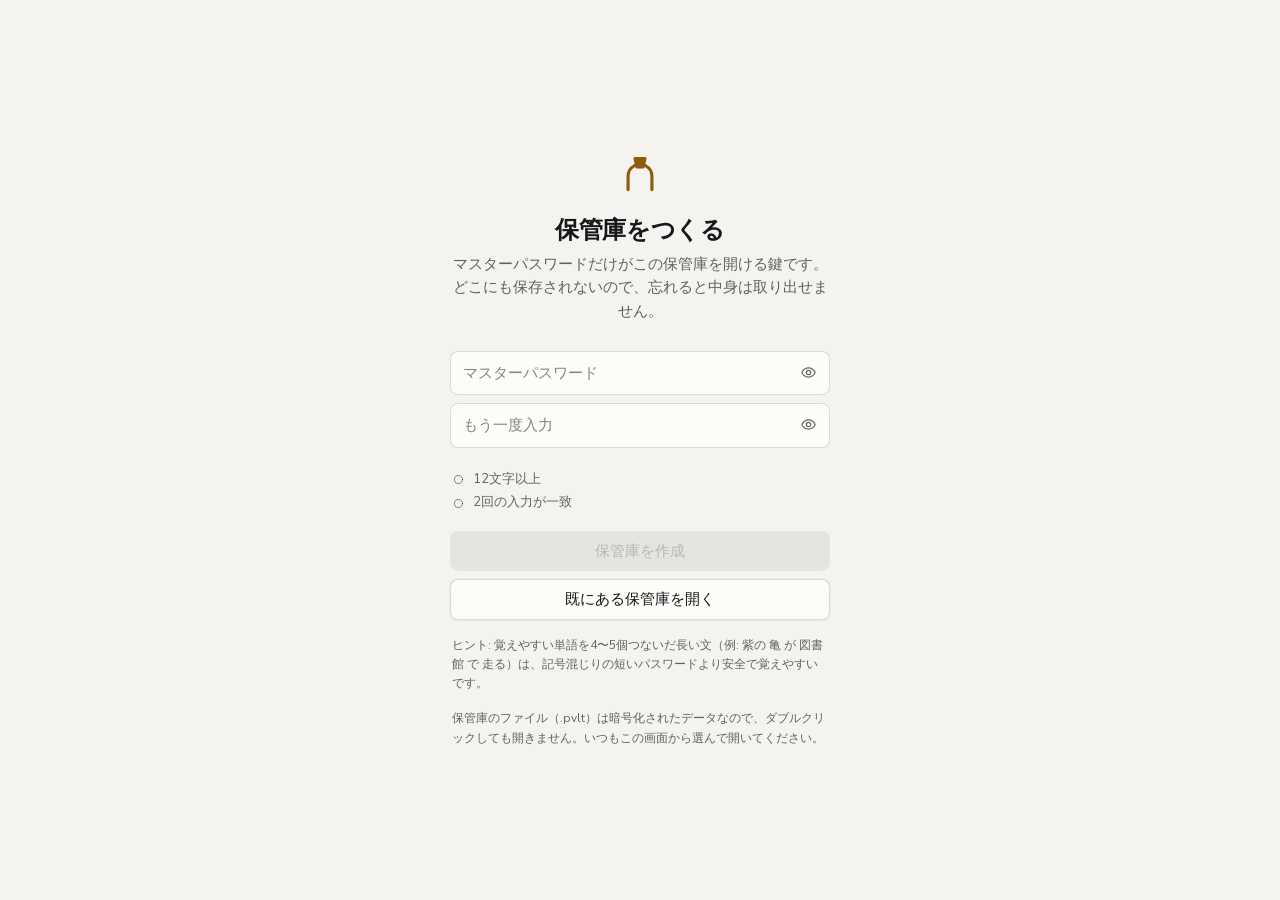
<file: Web/index.html>
<!doctype html>
<html lang="ja">
<head>
<meta charset="utf-8">
<meta http-equiv="Content-Security-Policy" content="connect-src 'self' https://www.googleapis.com https://oauth2.googleapis.com; form-action 'none'; base-uri 'none'; object-src 'none'">
<meta name="viewport" content="width=device-width, initial-scale=1">
<title>Keystone</title>
<script>
// 表示（ライト・ダーク）は描画前に当てる。あとから当てると一瞬ちらつく。
(function () {
  try {
    var saved = localStorage.getItem('passvault.theme');
    if (saved === 'light' || saved === 'dark') document.documentElement.dataset.theme = saved;
  } catch (e) {}
})();
</script>
<link rel="stylesheet" href="style.css">
<link rel="stylesheet" href="theme-macos.css">
</head>
<body>
<div id="gate"></div>
<div id="app">
  <div id="bar"></div>
  <div id="main"></div>
</div>
<div id="toast"></div>
<script type="module" src="detail.js"></script>
</body>
</html>
</file>
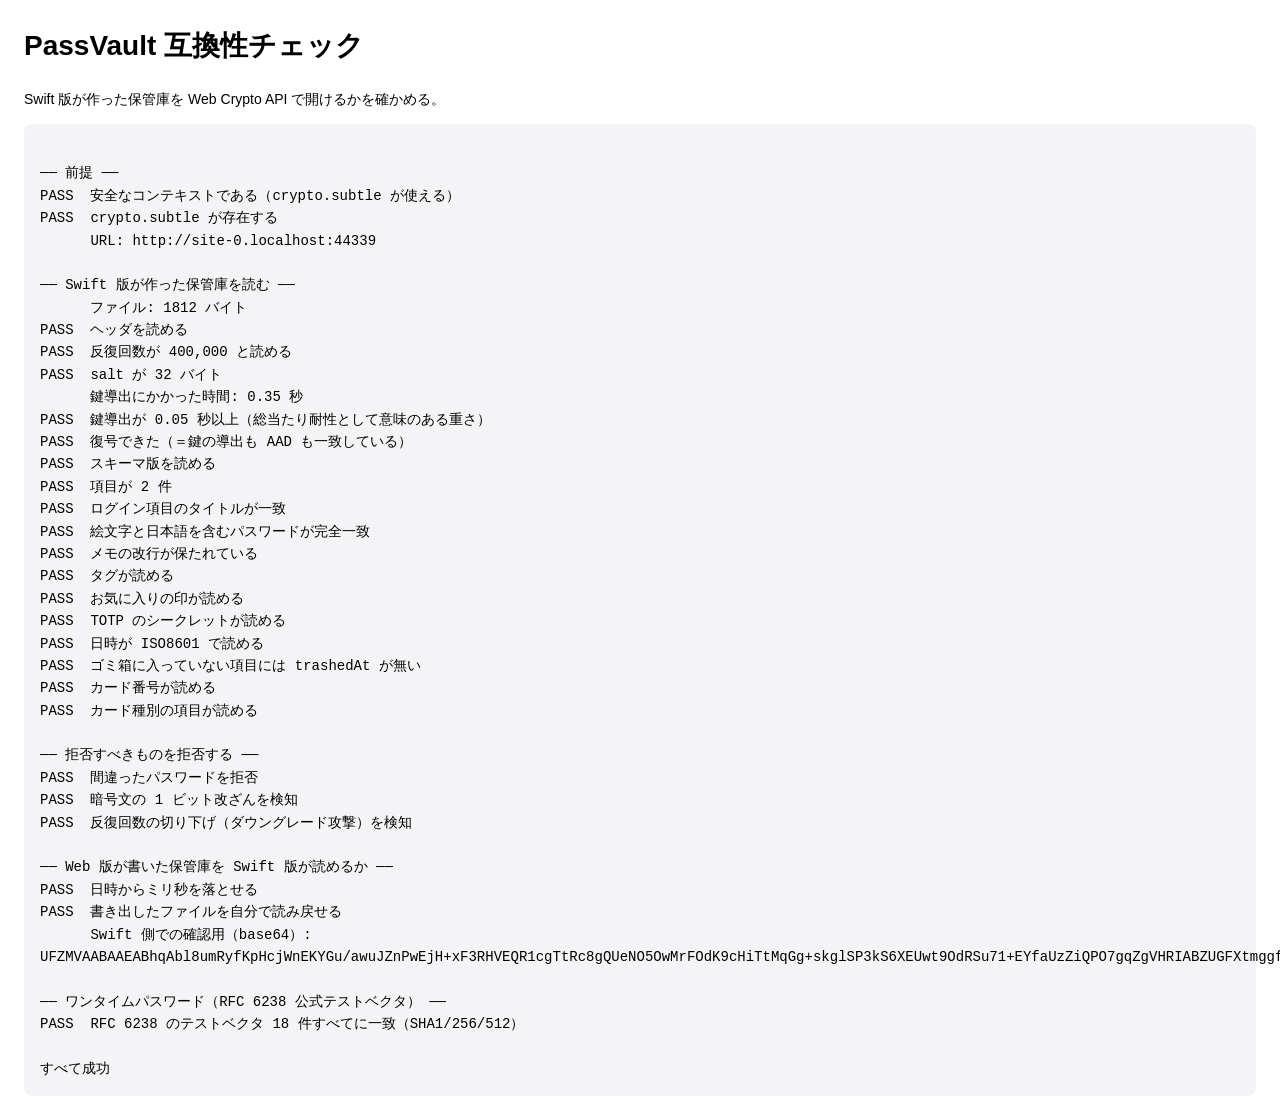
<file: Web/compat-test.html>
<!doctype html>
<html lang="ja">
<head>
<meta charset="utf-8">
<title>PassVault 互換性チェック</title>
<style>
  body { font: 14px/1.6 -apple-system, sans-serif; margin: 24px; }
  pre { background: #f4f4f6; padding: 16px; border-radius: 8px; white-space: pre-wrap; }
</style>
</head>
<body>
<h1>PassVault 互換性チェック</h1>
<p>Swift 版が作った保管庫を Web Crypto API で開けるかを確かめる。</p>
<pre id="out">実行中…</pre>

<script type="module">
// Swift 版と同じ形式を Web Crypto API で再現できるかの検証。
//
// ファイル形式:
//   ヘッダ 44 バイト: "PVLT"(4) + version u16BE(2) + kdfID u16BE(2)
//                     + iterations u32BE(4) + salt(32)
//   本体: AES-GCM の nonce(12) + 暗号文 + 認証タグ(16)
//   追加認証データ(AAD): ヘッダ 44 バイトそのもの
//   鍵: PBKDF2-HMAC-SHA512(パスワードのUTF-8, salt, iterations) の 32 バイト

const out = document.getElementById('out');
const lines = [];
let failures = 0;

function check(name, condition) {
  lines.push(`${condition ? 'PASS' : 'FAIL'}  ${name}`);
  if (!condition) failures++;
  out.textContent = lines.join('\n');
}
function note(text) {
  lines.push(`      ${text}`);
  out.textContent = lines.join('\n');
}
function section(title) {
  lines.push(`\n── ${title} ──`);
  out.textContent = lines.join('\n');
}

const HEADER_BYTES = 44;
const MAGIC = [0x50, 0x56, 0x4c, 0x54]; // "PVLT"

function decodeHeader(bytes) {
  if (bytes.length < HEADER_BYTES) throw new Error('ファイルが短すぎます');
  for (let i = 0; i < 4; i++) {
    if (bytes[i] !== MAGIC[i]) throw new Error('形式が違います');
  }
  const view = new DataView(bytes.buffer, bytes.byteOffset, HEADER_BYTES);
  const version = view.getUint16(4, false);
  const kdfID = view.getUint16(6, false);
  const iterations = view.getUint32(8, false);
  if (version !== 1) throw new Error(`対応していない版: ${version}`);
  if (kdfID !== 1) throw new Error(`対応していない鍵導出: ${kdfID}`);
  if (iterations === 0) throw new Error('反復回数が 0');
  return {
    version, kdfID, iterations,
    salt: bytes.slice(12, HEADER_BYTES),
    raw: bytes.slice(0, HEADER_BYTES),
  };
}

async function deriveKey(password, header) {
  const material = await crypto.subtle.importKey(
    'raw', new TextEncoder().encode(password), 'PBKDF2', false, ['deriveBits']
  );
  const bits = await crypto.subtle.deriveBits(
    { name: 'PBKDF2', hash: 'SHA-512', salt: header.salt, iterations: header.iterations },
    material, 256
  );
  return crypto.subtle.importKey(
    'raw', bits, { name: 'AES-GCM' }, false, ['encrypt', 'decrypt']
  );
}

async function openVault(bytes, key, header) {
  const body = bytes.slice(HEADER_BYTES);
  const nonce = body.slice(0, 12);
  const sealed = body.slice(12); // 暗号文 + 認証タグ。WebCrypto はこの並びを期待する
  const plaintext = await crypto.subtle.decrypt(
    { name: 'AES-GCM', iv: nonce, additionalData: header.raw, tagLength: 128 },
    key, sealed
  );
  return JSON.parse(new TextDecoder().decode(plaintext));
}

async function sealVault(payload, key, header) {
  const nonce = crypto.getRandomValues(new Uint8Array(12));
  const plaintext = new TextEncoder().encode(JSON.stringify(payload));
  const sealed = new Uint8Array(await crypto.subtle.encrypt(
    { name: 'AES-GCM', iv: nonce, additionalData: header.raw, tagLength: 128 },
    key, plaintext
  ));
  const file = new Uint8Array(HEADER_BYTES + 12 + sealed.length);
  file.set(header.raw, 0);
  file.set(nonce, HEADER_BYTES);
  file.set(sealed, HEADER_BYTES + 12);
  return file;
}

function toBase64(bytes) {
  let binary = '';
  for (const byte of bytes) binary += String.fromCharCode(byte);
  return btoa(binary);
}

try {
  section('前提');
  check('安全なコンテキストである（crypto.subtle が使える）', window.isSecureContext);
  check('crypto.subtle が存在する', typeof crypto.subtle === 'object');
  note(`URL: ${location.protocol}//${location.host}`);

  section('Swift 版が作った保管庫を読む');
  const response = await fetch('compat-vault.pvlt');
  const bytes = new Uint8Array(await response.arrayBuffer());
  note(`ファイル: ${bytes.length} バイト`);

  const header = decodeHeader(bytes);
  check('ヘッダを読める', header.version === 1 && header.kdfID === 1);
  check('反復回数が 400,000 と読める', header.iterations === 400000);
  check('salt が 32 バイト', header.salt.length === 32);

  const started = performance.now();
  const key = await deriveKey('CompatCheck-2026-web', header);
  const elapsed = (performance.now() - started) / 1000;
  note(`鍵導出にかかった時間: ${elapsed.toFixed(2)} 秒`);
  check('鍵導出が 0.05 秒以上（総当たり耐性として意味のある重さ）', elapsed > 0.05);

  const payload = await openVault(bytes, key, header);
  check('復号できた（＝鍵の導出も AAD も一致している）', !!payload);
  check('スキーマ版を読める', payload.schemaVersion === 3);
  check('項目が 2 件', payload.items.length === 2);

  const login = payload.items.find(item => item.category === 'login');
  const card = payload.items.find(item => item.category === 'creditCard');
  check('ログイン項目のタイトルが一致', login.title === '互換性テスト');
  check('絵文字と日本語を含むパスワードが完全一致',
        login.fields.find(f => f.kind === 'password').value === 'S3cr3t!-値-🔐');
  check('メモの改行が保たれている', login.notes === '改行を含む\nメモ');
  check('タグが読める', JSON.stringify(login.tags) === JSON.stringify(['仕事']));
  check('お気に入りの印が読める', login.isFavorite === true);
  check('TOTP のシークレットが読める', login.oneTimePasswordSecret === 'JBSWY3DPEHPK3PXP');
  check('日時が ISO8601 で読める', !Number.isNaN(Date.parse(login.createdAt)));
  check('ゴミ箱に入っていない項目には trashedAt が無い', login.trashedAt === undefined);
  check('カード番号が読める',
        card.fields.find(f => f.kind === 'cardNumber').value === '4111111111111111');
  check('カード種別の項目が読める', card.title === 'テストカード');

  section('拒否すべきものを拒否する');
  let rejected = false;
  try {
    await openVault(bytes, await deriveKey('間違ったパスワード', header), header);
  } catch { rejected = true; }
  check('間違ったパスワードを拒否', rejected);

  const tampered = bytes.slice();
  tampered[HEADER_BYTES + 20] ^= 0x01;
  rejected = false;
  try { await openVault(tampered, key, header); } catch { rejected = true; }
  check('暗号文の 1 ビット改ざんを検知', rejected);

  // 反復回数を 1 に書き換えるダウングレード攻撃。
  // ヘッダが AAD に入っているので、鍵が合っても認証で弾かれる。
  const downgraded = bytes.slice();
  new DataView(downgraded.buffer).setUint32(8, 1, false);
  rejected = false;
  try {
    const evilHeader = decodeHeader(downgraded);
    await openVault(downgraded, await deriveKey('CompatCheck-2026-web', evilHeader), evilHeader);
  } catch { rejected = true; }
  check('反復回数の切り下げ（ダウングレード攻撃）を検知', rejected);

  section('Web 版が書いた保管庫を Swift 版が読めるか');
  // Swift の JSONDecoder の iso8601 は小数秒を受け付けないので、
  // 書き出すときはミリ秒を落とす必要がある。
  const isoNoMillis = date => date.toISOString().replace(/\.\d{3}Z$/, 'Z');
  check('日時からミリ秒を落とせる',
        /^\d{4}-\d{2}-\d{2}T\d{2}:\d{2}:\d{2}Z$/.test(isoNoMillis(new Date())));

  const modified = structuredClone(payload);
  modified.items[0].title = 'Webから書いた項目';
  modified.items[0].updatedAt = isoNoMillis(new Date());
  const rewritten = await sealVault(modified, key, header);
  check('書き出したファイルを自分で読み戻せる',
        (await openVault(rewritten, key, header)).items[0].title === 'Webから書いた項目');
  note('Swift 側での確認用（base64）:');
  lines.push(toBase64(rewritten));
  out.textContent = lines.join('\n');

  section('ワンタイムパスワード（RFC 6238 公式テストベクタ）');
  async function totp(secretAscii, time, digits, hash) {
    const key = await crypto.subtle.importKey(
      'raw', new TextEncoder().encode(secretAscii),
      { name: 'HMAC', hash }, false, ['sign']
    );
    const counter = Math.floor(time / 30);
    const message = new Uint8Array(8);
    new DataView(message.buffer).setBigUint64(0, BigInt(counter), false);
    const mac = new Uint8Array(await crypto.subtle.sign('HMAC', key, message));
    const offset = mac[mac.length - 1] & 0x0f;
    const truncated = ((mac[offset] & 0x7f) << 24) | (mac[offset + 1] << 16)
                    | (mac[offset + 2] << 8) | mac[offset + 3];
    return String(truncated % 10 ** digits).padStart(digits, '0');
  }

  const seed1 = '12345678901234567890';
  const seed256 = '12345678901234567890123456789012';
  const seed512 = '1234567890123456789012345678901234567890123456789012345678901234';
  const vectors = [
    [59, '94287082', '46119246', '90693936'],
    [1111111109, '07081804', '68084774', '25091201'],
    [1111111111, '14050471', '67062674', '99943326'],
    [1234567890, '89005924', '91819424', '93441116'],
    [2000000000, '69279037', '90698825', '38618901'],
    [20000000000, '65353130', '77737706', '47863826'],
  ];
  let totpOK = true;
  for (const [time, sha1, sha256, sha512] of vectors) {
    const a = await totp(seed1, time, 8, 'SHA-1');
    const b = await totp(seed256, time, 8, 'SHA-256');
    const c = await totp(seed512, time, 8, 'SHA-512');
    if (a !== sha1 || b !== sha256 || c !== sha512) {
      totpOK = false;
      note(`ずれ t=${time}: ${a}/${sha1} ${b}/${sha256} ${c}/${sha512}`);
    }
  }
  check('RFC 6238 のテストベクタ 18 件すべてに一致（SHA1/256/512）', totpOK);

  lines.push(`\n${failures === 0 ? 'すべて成功' : `${failures} 件失敗`}`);
  out.textContent = lines.join('\n');
} catch (error) {
  lines.push(`\n例外で停止: ${error.message}`);
  out.textContent = lines.join('\n');
}
</script>
</body>
</html>
</file>
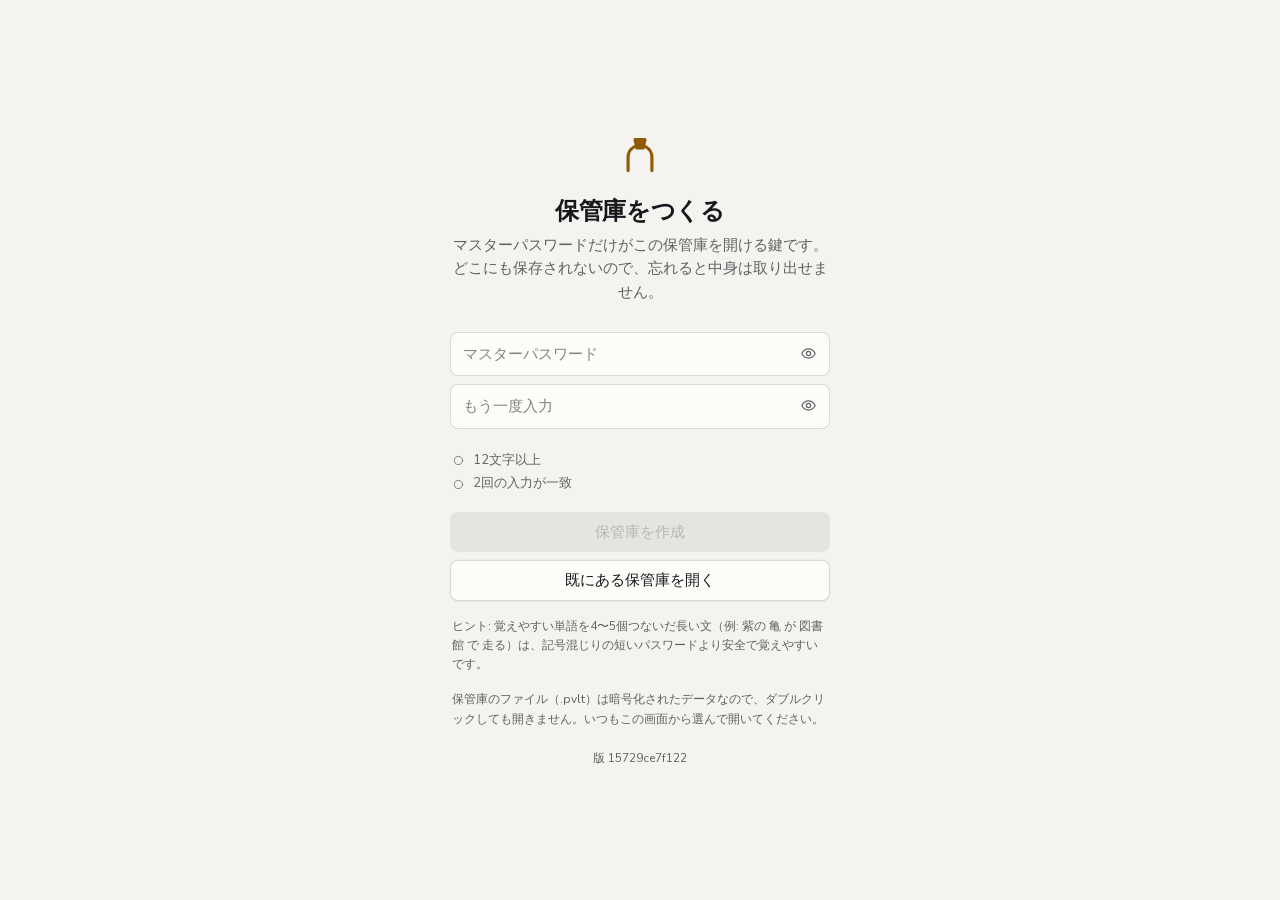
<file: Web/PassVault.html>
<!doctype html>
<html lang="ja">
<head>
<meta charset="utf-8">
<meta http-equiv="Content-Security-Policy" content="connect-src 'self' https://www.googleapis.com https://oauth2.googleapis.com; form-action 'none'; base-uri 'none'; object-src 'none'">
<meta name="viewport" content="width=device-width, initial-scale=1">
<script>
// 表示（ライト・ダーク）は描画前に当てる。あとから当てると一瞬ちらつく。
(function () {
  try {
    var saved = localStorage.getItem('passvault.theme');
    if (saved === 'light' || saved === 'dark') document.documentElement.dataset.theme = saved;
  } catch (e) {}
})();
</script>
<title>Keystone</title>
<!--
  このファイルは Web/build.py が生成したものです。直接編集しないでください。
  元は Web/style.css と Web/*.js です。
-->
<style>
/* 骨組み。テーマ（theme-*.css）はこの上に重ねて色と密度を変える。
 *
 * 構造の考え方:
 *   ・面はひとつ。一覧と詳細は「切り替わる画面」であって、並ぶ列ではない。
 *     数十件の保管庫に 3 列は過剰で、ほとんどが空の器になる
 *   ・検索が主役。上の帯でいちばん広い場所を占める
 *   ・区分は横一列の札。中身のあるものしか出さない
 *   ・一覧から直接コピーできる。9 割の用はそれで済む
 *
 * 組みの考え方:
 *   ・余白は偶数 px。基本は 4 の倍数で、小さな部品の内側だけ 2 の倍数を許す。
 *     奇数 px は使わない（以前は 1・3・5・7・9・11・13・15 が混ざっていた）
 *   ・文字は --fs-1〜6 の 6 段だけ。角丸は --r-* か 28%（タイル）か 999px（丸薬）だけ
 *   ・選択は塗りつぶさない。地を薄く染めて文字を強める
 *   ・影はほとんど使わない。境界線と地の明度差で階層を作る
 *   ・色は状態を示すときだけ使う。装飾では使わない
 *   ・純白と純黒を避ける。目に刺さるうえ、階層も作りにくい
 */

:root {
  color-scheme: light dark;

  /* Keystone の色。炭色の地に、要石の金をひとつだけ差す。
     以前は OS のアクセント色（AccentColor）に任せていたので、端末ごとに色が変わり、
     アプリとしての顔が無かった。いまは固定する。
     明るい画面では金のままだと白地で 2.4:1 しか出ないので、銅色まで沈めてある（5.6:1）。
     金の上の文字は、暗い画面では白ではなく墨色（8.7:1）。 */
  --accent: #8f5a07;
  --accent-text: #ffffff;
  --accent-fallback: #8f5a07;

  /* 地は石の色。純白より少し温かく、金と喧嘩しない。 */
  --window: #f4f3ef;
  --bar: rgba(248, 247, 243, 0.8);
  --content: #fdfcf9;
  --raised: #fdfcf9;
  --sunken: #ecebe6;

  --text: #17181b;
  /* text-2 は読ませる文字（4.5:1 以上）。text-3 はアイコンや飾り（3:1 以上）。
     text-3 の文字は読ませない。薄い文字は 2.3:1 しか無く、実際に読みづらかった。 */
  --text-2: rgba(22, 22, 26, 0.66);
  --text-3: rgba(22, 22, 26, 0.52);
  --hairline: rgba(22, 22, 26, 0.09);
  --hairline-strong: rgba(22, 22, 26, 0.15);
  --hover: rgba(22, 22, 26, 0.045);

  --danger: #d13d31;
  /* 警告は金と見分けるため、橙へ寄せる（5.1:1） */
  --warn: #b9480a;
  --ok: #1a7f43;

  --r-small: 8px;
  --r-medium: 12px;
  --r-large: 18px;

  --shadow-raised: 0 0 0 0.5px rgba(22, 22, 26, 0.05), 0 1px 2px rgba(22, 22, 26, 0.04);
  --shadow-sheet: 0 0 0 0.5px rgba(22, 22, 26, 0.1), 0 24px 64px rgba(22, 22, 26, 0.24);

  --selected: color-mix(in srgb, var(--accent, var(--accent-fallback)) 11%, transparent);

  /* タイル（頭文字・種別アイコン）。色相だけを項目ごとに変え、明るさと彩度は固定する。
     塗りつぶして白抜きにすると、黄〜緑の色相で白との差が足りなくなる
     （以前は暗い配色で約 2.9:1）。淡い地に同じ色相の濃い文字にして、全色相で 4.5:1 以上を実測で確かめた。
     緑〜黄緑は同じ明度でも人の目に明るく映るので、文字を濃くしてある（L 32% では 4.1:1 しか出なかった）。 */
  --tile-bg-s: 80%;  --tile-bg-l: 92%;
  --tile-fg-s: 62%;  --tile-fg-l: 26%;
  --side-l: 44%;   /* サイドバーの印の明るさ */

  --ease: cubic-bezier(.32, .72, 0, 1);

  /* 文字の尺度。6 段だけ。ここに無い大きさは使わない（tests.html が見張っている）。
     以前は 11 / 11.5 / 12 / 12.5 / 13 / 13.5 / 14 / 14.5 … と半ピクセル刻みで 12 種あり、
     尺度ではなく場当たりの積み重ねだった。 */
  --fs-1: 11px;   /* 見出しの小ラベル・注記 */
  --fs-2: 12px;   /* 補足・メタ情報 */
  --fs-3: 13px;   /* 操作部品・二次的な本文 */
  --fs-4: 15px;   /* 本文・一覧の題名 */
  --fs-5: 18px;   /* 小見出し・案内の主文 */
  --fs-6: 24px;   /* 画面の見出し */
  --fs-7: 30px;   /* 大きな見出し（iOS の Large Title）。ホームと一覧の頭だけに使う */
}

/* 暗い配色。端末の設定に従う（自動）ときと、設定で「ダーク」を選んだときの 2 か所に同じ値を置く。
   CSS では媒体の条件と属性の条件を 1 つの規則にまとめられないため。
   2 つが食い違わないよう、tests.html が中身の一致を見張っている。 */
@media (prefers-color-scheme: dark) {
  :root:not([data-theme="light"]) {
    color-scheme: dark;
    --accent: #e8a73f;
    --accent-text: #1b1406;
    --accent-fallback: #e8a73f;

    /* 黒を持ち上げる。沈めきると輪郭が消えて階層が読めない。 */
    /* アイコンと同じ、わずかに青みのある炭色 */
    --window: #121417;
    --bar: rgba(25, 27, 31, 0.78);
    --content: #191b1f;
    --raised: #22252a;
    --sunken: #16181c;

    --text: rgba(255, 255, 255, 0.92);
    --text-2: rgba(255, 255, 255, 0.62);
    --text-3: rgba(255, 255, 255, 0.44);
    --hairline: rgba(255, 255, 255, 0.09);
    --hairline-strong: rgba(255, 255, 255, 0.16);
    --hover: rgba(255, 255, 255, 0.055);

    --danger: #ff6b61;
    --warn: #ff8f4d;
    --ok: #41c777;

    --shadow-raised: 0 0 0 0.5px rgba(0, 0, 0, 0.36), 0 1px 2px rgba(0, 0, 0, 0.28);
    --shadow-sheet: 0 0 0 0.5px rgba(0, 0, 0, 0.5), 0 24px 64px rgba(0, 0, 0, 0.58);

    --selected: color-mix(in srgb, var(--accent, var(--accent-fallback)) 20%, transparent);

    --tile-bg-s: 40%;  --tile-bg-l: 24%;
    --tile-fg-s: 85%;  --tile-fg-l: 80%;
    --side-l: 66%;
  }
}
:root[data-theme="dark"] {
  color-scheme: dark;
  --accent: #e8a73f;
  --accent-text: #1b1406;
  --accent-fallback: #e8a73f;

  /* 黒を持ち上げる。沈めきると輪郭が消えて階層が読めない。 */
  /* アイコンと同じ、わずかに青みのある炭色 */
  --window: #121417;
  --bar: rgba(25, 27, 31, 0.78);
  --content: #191b1f;
  --raised: #22252a;
  --sunken: #16181c;

  --text: rgba(255, 255, 255, 0.92);
  --text-2: rgba(255, 255, 255, 0.62);
  --text-3: rgba(255, 255, 255, 0.44);
  --hairline: rgba(255, 255, 255, 0.09);
  --hairline-strong: rgba(255, 255, 255, 0.16);
  --hover: rgba(255, 255, 255, 0.055);

  --danger: #ff6b61;
  --warn: #ff8f4d;
  --ok: #41c777;

  --shadow-raised: 0 0 0 0.5px rgba(0, 0, 0, 0.36), 0 1px 2px rgba(0, 0, 0, 0.28);
  --shadow-sheet: 0 0 0 0.5px rgba(0, 0, 0, 0.5), 0 24px 64px rgba(0, 0, 0, 0.58);

  --selected: color-mix(in srgb, var(--accent, var(--accent-fallback)) 20%, transparent);

  --tile-bg-s: 40%;  --tile-bg-l: 24%;
  --tile-fg-s: 85%;  --tile-fg-l: 80%;
  --side-l: 66%;
}
:root[data-theme="light"] { color-scheme: light; }

* { box-sizing: border-box; }
html, body { height: 100%; }
/* 解錠後はページ自体を動かさない。流れるのは #main の中だけ。 */
body:has(#app.on) { overflow: hidden; }

/* 文字は LIFT LOG・MEAL LOG と同じ指定（2026-11-02 に揃えた）。
   - 日本語: Apple 端末のヒラギノ丸ゴを、日本語の範囲だけに限定した別名で先に当てる。
     端末に入っている書体を使うだけで、取りに行く通信は無い
   - 欧文・数字: Safari では ui-rounded（SF Pro Rounded）、対応しないブラウザは Nunito
     （fonts/ に同梱。build.py が配信版に埋め込むので、電波が無くても単一ファイルでも効く）
   - Apple 以外: 他のアプリは M PLUS Rounded 1c（5 MB）を同梱しているが、ここでは入れない。
     使う端末が Mac と iPhone だけなので、重さに見合わない。代わりに端末の書体へ落ちる
   ヒラギノ丸ゴは W4 しかないので 400 だけを宣言し、太字はブラウザの合成に任せる。 */
@font-face {
  font-family: "JP Rounded";
  font-style: normal;
  font-weight: 400;
  src: local("Hiragino Maru Gothic ProN W4"), local("HiraMaruProN-W4"),
       local("Hiragino Maru Gothic Pro W4"), local("HiraMaruPro-W4");
  unicode-range: U+3000-30FF, U+3400-4DBF, U+4E00-9FFF, U+F900-FAFF, U+FF00-FFEF, U+203B;
}
@font-face {
  font-family: "Nunito";
  font-style: normal;
  font-weight: 400 800;
  font-display: swap;
  src: url("[data-uri]") format("woff2");
  unicode-range: U+0000-00FF, U+0131, U+0152-0153, U+02BB-02BC, U+02C6, U+02DA,
    U+02DC, U+0304, U+0308, U+0329, U+2000-206F, U+20AC, U+2122, U+2191, U+2193,
    U+2212, U+2215, U+FEFF, U+FFFD;
}

:root {
  --font-ui: "JP Rounded", ui-rounded, "Nunito", "Hiragino Sans", "Yu Gothic UI",
             "Yu Gothic", Meiryo, "Noto Sans JP", "Noto Sans CJK JP", system-ui, sans-serif;
}

body {
  margin: 0;
  font: var(--fs-4)/1.5 var(--font-ui);
  color: var(--text);
  background: var(--window);
  -webkit-font-smoothing: antialiased;
  text-rendering: optimizeLegibility;
}

button { font: inherit; color: inherit; cursor: default; }
input, textarea, select { font: inherit; color: inherit; }
a { color: var(--accent, var(--accent-fallback)); text-underline-offset: 2px; }
.icon { flex: none; vertical-align: -0.15em; }
.grow { flex: 1; min-width: 0; }

.gate-card h1, .detail-head h1, .dlg-head h2, .g-title, .brand {
  font-family: var(--font-ui);
  letter-spacing: -0.014em;
}

@media (prefers-reduced-motion: no-preference) {
  .side-row, .tile, .item-row, .iconbtn, .push, .quick, .tag, .pill, dialog {
    transition: background-color .13s var(--ease), color .13s var(--ease),
                box-shadow .13s var(--ease), opacity .13s var(--ease);
  }
  dialog[open] { animation: sheet-in .26s var(--ease); }
  @keyframes sheet-in {
    from { transform: translateY(-12px) scale(.99); opacity: 0; }
    to   { transform: none; opacity: 1; }
  }
  #main > .sheet { animation: view-in .2s var(--ease); }
  @keyframes view-in { from { opacity: 0; transform: translateY(4px); } to { opacity: 1; transform: none; } }
}

/* 見出しへ送ったフォーカスの輪は見せない（見出しは操作する場所ではない） */
h1[tabindex="-1"]:focus-visible { outline: none; }

:focus-visible {
  outline: 3px solid color-mix(in srgb, var(--accent, var(--accent-fallback)) 42%, transparent);
  outline-offset: 1px;
  border-radius: var(--r-small);
}

/* 裏に回るあいだの覆い（app.js）。アプリ切り替え画面に中身を写さない */
body.covered #app, body.covered dialog, body.covered #toast { visibility: hidden; }

/* ---------- 入口（作成・解錠） ---------- */

#gate {
  min-height: 100vh; display: grid; place-items: center;
  padding: 40px 24px; background: var(--window);
}
.gate-card { width: 100%; max-width: 380px; text-align: center; }
.gate-card h1 { font-size: var(--fs-6); font-weight: 600; line-height: 1.2; margin: 20px 0 8px; }
.gate-card p.lead { color: var(--text-2); margin: 0 0 28px; font-size: var(--fs-4); line-height: 1.55; }
.gate-card p.gate-version { color: var(--text-2); font-size: var(--fs-2); margin: 20px 0 0; }
.gate-mark { color: var(--accent, var(--accent-fallback)); display: flex; justify-content: center; }

.field {
  width: 100%; padding: 10px 12px;
  border: 0.5px solid var(--hairline-strong); border-radius: var(--r-small);
  background: var(--content); margin-bottom: 8px;
}
.field::placeholder { color: var(--text-3); }
.field:focus { outline: none; border-color: var(--accent, var(--accent-fallback));
  box-shadow: 0 0 0 3.5px color-mix(in srgb, var(--accent, var(--accent-fallback)) 26%, transparent); }
textarea.field { resize: vertical; line-height: 1.6; }

.push {
  width: 100%; padding: 8px 18px; border-radius: var(--r-small);
  border: 0.5px solid var(--hairline-strong); background: var(--raised);
  box-shadow: var(--shadow-raised); font-weight: 450;
}
.push:hover:not(:disabled) { background: color-mix(in srgb, var(--raised) 93%, var(--text) 7%); }
.push:active:not(:disabled) { background: color-mix(in srgb, var(--raised) 86%, var(--text) 14%); }
.push:disabled { opacity: .45; }
.push.primary {
  background: var(--accent, var(--accent-fallback)); color: var(--accent-text, #fff);
  border-color: transparent; font-weight: 550;
}
.push.primary:hover:not(:disabled) { filter: brightness(1.08); }
.push.primary:active:not(:disabled) { filter: brightness(.92); }
.push.primary:disabled { background: var(--hairline-strong); color: var(--text-3); box-shadow: none; }
.push + .push { margin-top: 8px; }

.hints { text-align: left; margin: 14px 2px 18px; display: grid; gap: 4px; }
.hint { color: var(--text-2); font-size: var(--fs-3); display: flex; align-items: center; gap: 8px; }
.hint .icon { color: var(--text-3); }
.hint.ok, .hint.ok .icon { color: var(--ok); }
.tip { font-size: var(--fs-2); color: var(--text-2); margin: 16px 2px 0; text-align: left; line-height: 1.6; }
.error { color: var(--danger); font-size: var(--fs-3); text-align: left; margin: 8px 2px; }

/* スクロールバー。標準のままだと、特に暗い配色で太く白く浮いていた。 */
* { scrollbar-width: thin; scrollbar-color: var(--hairline-strong) transparent; }
::-webkit-scrollbar { width: 10px; height: 10px; }
::-webkit-scrollbar-track { background: transparent; }
::-webkit-scrollbar-thumb {
  background: var(--hairline-strong); border-radius: 999px;
  border: 3px solid transparent; background-clip: content-box;
}
::-webkit-scrollbar-thumb:hover { background: var(--text-3); background-clip: content-box; }

/* ---------- 全体の骨格 ---------- */

/* 100vh は iPhone では見えている高さより大きく、ページ全体がずれて帯が上へ逃げる。
   見えている高さ（dvh）に合わせ、ページそのものは動かさず、中の #main だけを流す。 */
#app { display: none; height: 100vh; height: 100dvh; grid-template-rows: auto 1fr; }
#app.on { display: grid; }

/* 上の帯。検索がこのアプリの主役なので、いちばん広い場所を与える。 */
#bar {
  display: flex; align-items: center; gap: 14px;
  padding: 12px 18px; min-height: 62px;
  /* ホーム画面から開くと、時刻や電池の表示の裏まで画面が広がる（viewport-fit=cover）。
     帯の中身はその下へずらす。ずらさないと設定やロックのボタンが押せない。 */
  padding-top: calc(12px + env(safe-area-inset-top, 0px));
  padding-left: calc(18px + env(safe-area-inset-left, 0px));
  padding-right: calc(18px + env(safe-area-inset-right, 0px));
  background: var(--bar);
  -webkit-backdrop-filter: blur(28px) saturate(180%);
  backdrop-filter: blur(28px) saturate(180%);
  border-bottom: 0.5px solid var(--hairline);
  z-index: 5;
}
.brand {
  display: flex; align-items: center; gap: 8px; flex: none;
  font-size: var(--fs-4); font-weight: 600; color: var(--text);
}
.brand .icon { color: var(--accent, var(--accent-fallback)); }
.brand .unsaved {
  font-size: var(--fs-1); font-weight: 600; color: var(--warn);
  background: color-mix(in srgb, var(--warn) 15%, transparent);
  padding: 2px 8px; border-radius: 999px; margin-left: 2px;
}

.searchwrap { flex: 1; display: flex; justify-content: center; }
#search {
  width: 100%; max-width: 520px;
  padding: 8px 14px 8px 36px; border-radius: var(--r-medium);
  /* 暗い配色では地が帯とほぼ同じ明るさで、枠が無いと入力欄に見えない */
  border: 0.5px solid var(--hairline-strong); background: var(--sunken);
  font-size: var(--fs-4);
  background-image: url("data:image/svg+xml,%3Csvg xmlns='http://www.w3.org/2000/svg' viewBox='0 0 24 24' fill='none' stroke='%23888' stroke-width='2' stroke-linecap='round'%3E%3Ccircle cx='10.7' cy='10.7' r='6.7'/%3E%3Cpath d='m15.6 15.6 4.4 4.4'/%3E%3C/svg%3E");
  background-repeat: no-repeat; background-position: 12px center; background-size: 15px;
  -webkit-appearance: none;
}
#search::placeholder { color: var(--text-3); }
#search:focus { outline: none; background-color: var(--content);
  border-color: var(--accent, var(--accent-fallback));
  box-shadow: 0 0 0 3.5px color-mix(in srgb, var(--accent, var(--accent-fallback)) 22%, transparent); }

.bar-tools { display: flex; align-items: center; gap: 2px; flex: none; }

/* 詳細のときの帯。戻り先の名前を出して、どこから来たか分かるようにする。 */
.backbtn {
  display: inline-flex; align-items: center; gap: 4px; flex: none;
  background: none; border: none; padding: 6px 10px 6px 6px;
  border-radius: var(--r-small); color: var(--accent, var(--accent-fallback));
  font-size: var(--fs-3); font-weight: 500;
}
.backbtn:hover { background: var(--hover); }
.brand { flex: 1; }
#bar { position: relative; }
.bar-title {
  position: absolute; left: 50%; transform: translateX(-50%);
  max-width: 44%; text-align: center; font-size: var(--fs-4); font-weight: 600;
  overflow: hidden; text-overflow: ellipsis; white-space: nowrap;
  opacity: 0; pointer-events: none;
}
#bar.scrolled .bar-title { opacity: 1; }
@media (prefers-reduced-motion: no-preference) {
  .bar-title { transition: opacity .18s var(--ease); }
}
/* 戻るボタンの右は空ける。道具は右端に寄せる */
.backbtn + .bar-title + .bar-tools { margin-left: auto; }

.iconbtn {
  background: none; border: none; padding: 8px; border-radius: var(--r-small);
  color: var(--text-2); display: inline-flex; align-items: center; justify-content: center;
}
.iconbtn:hover { background: var(--hover); color: var(--text); }
.iconbtn:active { background: var(--hairline); }
.iconbtn.on { color: var(--accent, var(--accent-fallback)); }

#main { overflow-y: auto; }

/* 中身はひとつの柱にまとめて中央に置く。端まで広げると視線が泳ぐ。 */
.sheet { max-width: 720px; margin: 0 auto; padding: 22px 20px 64px; }

/* ---------- 大きな見出し・ホームのタイル ---------- */
/*
 * Apple の「パスワード」に倣った作り。狭い画面ではホーム（区分のタイル）→ 一覧 → 詳細と進む。
 * 大きな見出しはスクロールで隠れると、上の帯に小さく題名が出る。
 */

.large-title {
  font-size: var(--fs-7); font-weight: 700; line-height: 1.15; letter-spacing: -0.022em;
  margin: 4px 4px 12px;
}
.sheet > #search { max-width: none; margin: 0 0 20px; }

.tiles { display: grid; grid-template-columns: repeat(2, minmax(0, 1fr)); gap: 12px; margin-bottom: 28px; }
@media (min-width: 560px) { .tiles { grid-template-columns: repeat(3, minmax(0, 1fr)); } }
.tile {
  display: flex; flex-direction: column; align-items: stretch; gap: 8px;
  padding: 12px 14px; border-radius: var(--r-medium); text-align: left; color: var(--text);
  background: var(--content); border: 0.5px solid var(--hairline); box-shadow: var(--shadow-raised);
}
.tile:hover { background: color-mix(in srgb, var(--content) 94%, var(--text) 6%); }
.tile-top { display: flex; align-items: center; justify-content: space-between; }
/* 区分の印は、Apple の作法どおり色の丸に白の線画。色は区分ごとに固定。 */
.tile-ico {
  display: grid; place-items: center; width: 32px; height: 32px; border-radius: 50%;
  color: #fff; background: hsl(var(--hue) 62% 50%);
}
.tile-ico.neutral { background: #8e8e93; }
.tile-n { font-size: var(--fs-6); font-weight: 700; font-variant-numeric: tabular-nums; }
.tile-label { font-size: var(--fs-3); font-weight: 600; color: var(--text-2); }
.g-n { color: var(--text-2); font-size: var(--fs-3); font-variant-numeric: tabular-nums; }

/* ---------- サイドバー（広い画面） ---------- */

.pane-side {
  background: var(--bar);
  -webkit-backdrop-filter: blur(28px) saturate(180%); backdrop-filter: blur(28px) saturate(180%);
  border-right: 0.5px solid var(--hairline);
  padding: 16px 10px 32px;
}
.side-head { font-size: var(--fs-1); font-weight: 600; color: var(--text-2); margin: 20px 10px 6px; }
.side-group { display: grid; gap: 2px; }
.side-row {
  display: flex; align-items: center; gap: 10px; width: 100%;
  padding: 6px 10px; border: none; background: none; border-radius: var(--r-small);
  color: var(--text); text-align: left;
}
.side-row:hover { background: var(--hover); }
.side-row.sel { background: var(--selected); font-weight: 550; }
.side-ico { display: grid; color: hsl(var(--hue) 62% var(--side-l)); }
.side-ico.neutral { color: var(--text-2); }
.side-n { font-size: var(--fs-2); color: var(--text-2); font-variant-numeric: tabular-nums; }

.list-head { display: flex; align-items: baseline; justify-content: space-between; margin: 4px 4px 12px; }
.list-head h2 { font-size: var(--fs-5); font-weight: 700; margin: 0; letter-spacing: -0.012em; }

.listtools { display: flex; justify-content: flex-end; margin: -8px 0 10px; }
.linkbtn {
  background: none; border: none; color: var(--text-2); font-size: var(--fs-3);
  display: inline-flex; align-items: center; gap: 4px; padding: 4px 8px;
  border-radius: var(--r-small);
}
.linkbtn:hover { background: var(--hover); color: var(--text); }

/* ---------- 一覧 ---------- */

.list {
  background: var(--content); border: 0.5px solid var(--hairline);
  border-radius: var(--r-medium); overflow: hidden;
  box-shadow: var(--shadow-raised);
}

.item-row { display: flex; align-items: stretch; position: relative; }
.item-row + .item-row { border-top: 0.5px solid var(--hairline); }
.item-row:hover { background: var(--hover); }
/* キーボードが指している行。触っている場所を見失わないための印。 */
.item-row.cur, .item-row.open { background: var(--selected); }
.item-row.cur::before, .item-row.open::before {
  content: ''; position: absolute; left: 0; top: 0; bottom: 0; width: 3px;
  background: var(--accent, var(--accent-fallback));
}

.item-open {
  /* 副題のある行とない行で高さが違い、一覧の律動が乱れていた */
  min-height: 64px;
  flex: 1; min-width: 0; display: flex; align-items: center; gap: 12px;
  padding: 12px 14px; border: none; background: none; text-align: left; color: var(--text);
}
/* タイルは全部ここ。大きさだけを場所ごとに変える。 */
.avatar {
  display: grid; place-items: center; flex: none; border-radius: 28%;
  background: hsl(var(--hue) var(--tile-bg-s) var(--tile-bg-l));
  color: hsl(var(--hue) var(--tile-fg-s) var(--tile-fg-l));
  font-weight: 600; line-height: 1; user-select: none;
}
.item-row .avatar { width: 36px; height: 36px; font-size: var(--fs-4); }
.item-row .lines { flex: 1; min-width: 0; }
.item-row .t {
  display: block; overflow: hidden; text-overflow: ellipsis; white-space: nowrap;
  font-weight: 450;
}
.item-row.cur .t, .item-row.open .t { font-weight: 550; }
.item-row .s {
  display: block; font-size: var(--fs-2); color: var(--text-2); margin-top: 2px;
  overflow: hidden; text-overflow: ellipsis; white-space: nowrap;
}
.item-row .marks { display: flex; gap: 6px; color: var(--text-3); flex: none; }
.item-row .marks .warn { color: var(--warn); }
.item-row .marks .fav { color: #e0a316; }

/* 一覧から直接コピーする釦。触れるまでは控えめにしておく。 */
.quick {
  flex: none; width: 46px; border: none; background: none;
  color: var(--text-3); display: grid; place-items: center;
  border-left: 0.5px solid transparent;
}
.quick:hover { background: var(--hover); color: var(--accent, var(--accent-fallback)); }

/* コピーできた直後。押した場所で、視線を動かさずに分かる。 */
.iconbtn.done, .quick.done { color: var(--ok); opacity: 1 !important; }
.row.copyable, .otp.copyable { cursor: pointer; }
.row.copyable:hover, .otp.copyable:hover { background: var(--hover); }
.row.copied, .otp.copied { background: color-mix(in srgb, var(--ok) 11%, transparent); }
@media (hover: hover) {
  .quick { opacity: 0; }
  .item-row:hover .quick, .item-row.cur .quick, .quick:focus-visible { opacity: 1; }
}

.listfoot {
  display: flex; align-items: center; justify-content: space-between;
  font-size: var(--fs-2); color: var(--text-2);
  margin-top: 10px; font-variant-numeric: tabular-nums;
}

.empty {
  padding: 72px 28px; text-align: center; color: var(--text-2);
  display: grid; gap: 8px; justify-items: center;
}
.empty .big { color: var(--text-3); opacity: .4; }
.empty .lead { font-size: var(--fs-4); color: var(--text-2); }

/* 初めて開いたとき。移行の入口なので、文字だけにせず押せるものを置く */
.empty.first { padding-top: 56px; gap: 10px; }
.empty.first .big { color: var(--accent, var(--accent-fallback)); opacity: 1; }
.empty.first .lead { font-size: var(--fs-5); font-weight: 600; color: var(--text); }
.empty.first .sub { max-width: 340px; font-size: var(--fs-3); line-height: 1.6; }
.empty.first .sub.small { font-size: var(--fs-2); margin-top: 8px; }
.empty .cta { display: grid; gap: 8px; width: min(100%, 300px); margin-top: 8px; }
.empty .cta .push { display: inline-flex; align-items: center; justify-content: center; gap: 8px; }
.empty .cta .push + .push { margin-top: 0; }

/* パスワード欄の右端に置く「表示」 */
.revealable { position: relative; }
.revealable .field { padding-right: 46px; }
.revealable .reveal { position: absolute; right: 5px; top: 5px; }
/* 設定の「押すと何かが始まる」行 */
.g-row.action { display: flex; align-items: center; gap: 12px; min-height: 44px; }
.g-ico {
  display: grid; place-items: center; flex: none;
  width: 28px; height: 28px; border-radius: var(--r-small);
  background: var(--selected); color: var(--accent, var(--accent-fallback));
}
.g-row.action .chev { color: var(--text-3); display: grid; }
.g-row.action:hover .chev { color: var(--text-2); }
.g-sub { font-size: var(--fs-2); color: var(--text-2); line-height: 1.5; margin-top: 2px; max-width: 360px; }

/* ---------- 詳細 ---------- */

.detail-head { display: flex; align-items: center; gap: 16px; margin-bottom: 26px; }
.avatar.small { width: 26px; height: 26px; font-size: var(--fs-3); }
.detail-head .avatar { width: 60px; height: 60px; font-size: var(--fs-6); }
.detail-head h1 { font-size: var(--fs-6); font-weight: 600; line-height: 1.2; margin: 0; }
/* 押すと同じ種別だけを見られる。札から種別を外したぶんの入口。 */
.detail-head .cat {
  font-size: var(--fs-2); color: var(--text-2); margin-top: 4px;
  letter-spacing: 0.04em; font-weight: 500;
  background: none; border: none; padding: 0; display: block;
}
.detail-head .cat:hover { color: var(--accent, var(--accent-fallback)); }

.card {
  background: var(--content); border: 0.5px solid var(--hairline);
  border-radius: var(--r-medium); margin-bottom: 14px;
  box-shadow: var(--shadow-raised); overflow: hidden;
}
.row { display: flex; align-items: center; gap: 10px; padding: 12px 16px; }
.row + .row { border-top: 0.5px solid var(--hairline); }
.row .lab {
  font-size: var(--fs-1); color: var(--text-2); margin-bottom: 4px;
  letter-spacing: 0.04em; font-weight: 500;
}
.row .val { word-break: break-word; line-height: 1.45; }
.row .val.mono {
  font-family: ui-monospace, 'SF Mono', Menlo, monospace; font-size: var(--fs-3);
  letter-spacing: 0.01em;
}
@media (hover: hover) {
  .row .iconbtn { opacity: .62; }
  .row:hover .iconbtn, .row .iconbtn:focus-visible { opacity: 1; }
}

.banner {
  display: flex; gap: 12px; padding: 12px 16px; border-radius: var(--r-medium);
  margin-bottom: 10px; align-items: flex-start;
  background: color-mix(in srgb, var(--warn) 11%, transparent);
  border: 0.5px solid color-mix(in srgb, var(--warn) 22%, transparent);
}
.banner > .icon { color: var(--warn); margin-top: 2px; }
.banner .bt { font-weight: 600; font-size: var(--fs-3); }
.banner .bd { font-size: var(--fs-2); color: var(--text-2); line-height: 1.5; }
.banner.quiet { background: var(--sunken); border-color: var(--hairline); }
.banner.quiet > .icon { color: var(--text-2); }

.tags { display: flex; flex-wrap: wrap; gap: 6px; margin-bottom: 18px; }
.tag {
  font-size: var(--fs-2); padding: 4px 12px 4px 8px; border-radius: 999px;
  background: var(--sunken); border: 0.5px solid var(--hairline);
  display: inline-flex; align-items: center; gap: 4px; color: var(--text-2);
}
.tag .icon { color: var(--text-3); }
button.tag:hover {
  background: var(--selected); border-color: transparent;
  color: var(--accent, var(--accent-fallback));
}
button.tag:hover .icon { color: currentColor; }

.notes {
  white-space: pre-wrap; background: var(--content); border: 0.5px solid var(--hairline);
  border-radius: var(--r-medium); padding: 16px; margin-bottom: 14px;
  box-shadow: var(--shadow-raised); line-height: 1.65;
}
.meta { font-size: var(--fs-2); color: var(--text-2); font-variant-numeric: tabular-nums; }

.strength { display: flex; align-items: center; gap: 10px; margin-top: 8px; }
.bar { flex: 1; height: 5px; border-radius: 999px; background: var(--hairline); overflow: hidden; max-width: 180px; }
.bar > i { display: block; height: 100%; border-radius: 999px; transition: width .3s var(--ease); }
.strength .lv { font-size: var(--fs-2); white-space: nowrap; font-variant-numeric: tabular-nums; }

.otp { display: flex; align-items: center; gap: 14px; padding: 12px 16px; }
.otp .code {
  font: 600 var(--fs-6)/1 ui-monospace, 'SF Mono', Menlo, monospace;
  font-variant-numeric: tabular-nums; letter-spacing: .06em; margin-top: 4px;
}
.otp .ring { width: 29px; height: 29px; flex: none; }
.otp .ring text { font: 500 9px var(--font-ui); fill: var(--text-2); }

details.history { margin-bottom: 14px; }
details.history summary {
  cursor: default; font-size: var(--fs-3); color: var(--text-2);
  padding: 4px 0; list-style: none; display: flex; align-items: center; gap: 6px;
}
details.history summary::-webkit-details-marker { display: none; }
details.history summary::before {
  content: ''; width: 0; height: 0; border-left: 4px solid currentColor;
  border-top: 3.5px solid transparent; border-bottom: 3.5px solid transparent;
  transition: transform .16s var(--ease);
}
details.history[open] summary::before { transform: rotate(90deg); }

.actions { display: flex; gap: 8px; margin-top: 26px; }
.actions .push { width: auto; padding: 8px 22px; }

/* ---------- ダイアログ ---------- */

dialog {
  border: none; border-radius: var(--r-large); padding: 0; color: var(--text);
  background: var(--window); max-width: 92vw; width: 520px; max-height: 86vh;
  box-shadow: var(--shadow-sheet);
}
dialog::backdrop { background: rgba(0, 0, 0, .34); -webkit-backdrop-filter: blur(3px); backdrop-filter: blur(3px); }
.dlg-head {
  display: flex; align-items: center; gap: 10px; padding: 12px 16px;
  border-bottom: 0.5px solid var(--hairline); position: sticky; top: 0;
  background: color-mix(in srgb, var(--window) 80%, transparent);
  -webkit-backdrop-filter: blur(24px); backdrop-filter: blur(24px); z-index: 2;
}
.dlg-head h2 { font-size: var(--fs-4); font-weight: 600; line-height: 1.3; margin: 0; flex: 1; text-align: center; }
.dlg-head button {
  background: none; border: none; color: var(--accent, var(--accent-fallback));
  font-weight: 500; padding: 4px 8px; border-radius: var(--r-small);
}
.dlg-head button:hover { background: var(--hover); }
.dlg-head button:disabled { color: var(--text-3); }
.dlg-head button.danger { color: var(--danger); }
.dlg-body { padding: 16px; overflow-y: auto; }

.group {
  background: var(--content); border: 0.5px solid var(--hairline);
  border-radius: var(--r-medium); margin-bottom: 16px;
  box-shadow: var(--shadow-raised); overflow: hidden;
}
.group > .g-row { padding: 12px 16px; }
.group > .g-row + .g-row { border-top: 0.5px solid var(--hairline); }
button.g-row { width: 100%; border: none; background: none; text-align: left; color: var(--text); display: block; }
button.g-row:hover { background: var(--hover); }
.g-lab { display: block; font-size: var(--fs-1); color: var(--text-2); margin-bottom: 4px; letter-spacing: 0.04em; font-weight: 500; }
.g-title { font-size: var(--fs-1); font-weight: 600; line-height: 1.4; color: var(--text-2); margin: 0 4px 6px; letter-spacing: 0.04em; }
.g-foot { font-size: var(--fs-2); color: var(--text-2); margin: -10px 4px 16px; line-height: 1.6; }
.inline { display: flex; align-items: center; gap: 8px; }
.inline .field { margin: 0; }
.between { display: flex; align-items: center; justify-content: space-between; gap: 14px; }

.pill {
  padding: 4px 12px; border-radius: 999px; border: 0.5px solid var(--hairline);
  background: var(--sunken); font-size: var(--fs-2); color: var(--text-2);
}
.pill:hover { background: var(--hover); }

input[type=range] { accent-color: var(--accent, var(--accent-fallback)); width: 100%; }
/* 標準のチェックボックスは、磨いた周りから浮いていた。スイッチにする。 */
input[type=checkbox] {
  -webkit-appearance: none; appearance: none;
  position: relative; flex: none; margin: 0;
  width: 42px; height: 26px; border-radius: 999px;
  background: var(--hairline-strong);
}
input[type=checkbox]::after {
  content: ''; position: absolute; top: 2px; left: 2px;
  width: 22px; height: 22px; border-radius: 50%; background: #fff;
  box-shadow: 0 1px 3px rgba(0, 0, 0, .28);
}
input[type=checkbox]:checked { background: var(--accent, var(--accent-fallback)); }
input[type=checkbox]:checked::after { transform: translateX(16px); }
@media (prefers-reduced-motion: no-preference) {
  input[type=checkbox] { transition: background-color .18s var(--ease); }
  input[type=checkbox]::after { transition: transform .18s var(--ease); }
}
select.field {
  -webkit-appearance: none; appearance: none;
  padding: 8px 32px 8px 12px;
  background-image: url("data:image/svg+xml,%3Csvg xmlns='http://www.w3.org/2000/svg' viewBox='0 0 24 24' fill='none' stroke='%23888' stroke-width='2.2' stroke-linecap='round' stroke-linejoin='round'%3E%3Cpath d='m7 9.5 5-5 5 5M7 14.5l5 5 5-5'/%3E%3C/svg%3E");
  background-repeat: no-repeat; background-position: right 10px center; background-size: 14px;
}

#toast {
  position: fixed; left: 50%; bottom: 32px; transform: translateX(-50%) translateY(8px);
  background: color-mix(in srgb, var(--raised) 88%, transparent);
  -webkit-backdrop-filter: blur(24px) saturate(180%); backdrop-filter: blur(24px) saturate(180%);
  border: 0.5px solid var(--hairline); color: var(--text);
  padding: 10px 18px; border-radius: 999px; font-size: var(--fs-3);
  box-shadow: var(--shadow-sheet);
  opacity: 0; pointer-events: none; transition: opacity .18s var(--ease), transform .18s var(--ease);
  z-index: 100; max-width: 76vw; text-align: center;
}
#toast.on { opacity: 1; transform: translateX(-50%) translateY(0); }

/* ---------- 狭い画面 ---------- */
/*
 * 面がひとつなので、列を隠す仕掛けが要らない。
 * 変えるのは帯の詰めと、指で触る大きさだけ。
 */

.mobile-only { display: none; }

@media (max-width: 720px) {
  #bar { padding: 10px 12px; gap: 8px; min-height: 58px; flex-wrap: wrap;
         padding-top: calc(10px + env(safe-area-inset-top, 0px)); }
  .sheet { padding: 18px 14px 64px; }
  .detail-head .avatar { width: 50px; height: 50px; }
  .detail-head h1 { font-size: var(--fs-6); }
  .item-open { padding: 12px 12px; }
  .quick { width: 52px; }
  dialog { width: 100%; max-width: 100vw; max-height: 92vh;
           border-radius: var(--r-large) var(--r-large) 0 0;
           margin-bottom: 0; margin-top: auto; }
}

@media (min-width: 1200px) {
  .sheet { max-width: 800px; padding: 30px 24px 72px; }
}

/* ---------- 緊急用シート ---------- */
/*
 * 紙に残すための一枚。画面では普通のダイアログとして見せ、
 * 印刷のときだけ本文を紙いっぱいに広げて、他を全部消す。
 */

.kit { line-height: 1.7; }
.kit h2 { font-size: var(--fs-5); font-weight: 600; margin: 0 0 10px; }
.kit h3 {
  font-size: var(--fs-2); font-weight: 600; color: var(--text-2);
  margin: 20px 0 6px; letter-spacing: 0.04em;
}
.kit p { margin: 0 0 8px; font-size: var(--fs-3); color: var(--text-2); }
.kit-line {
  font-family: ui-monospace, 'SF Mono', Menlo, monospace; font-size: var(--fs-3);
  background: var(--sunken); border: 0.5px solid var(--hairline);
  border-radius: var(--r-small); padding: 8px 12px; word-break: break-all;
}
/* 手で書き込むための空欄。アプリは決してここに書かない。 */
.kit-blank {
  border-bottom: 1.5px solid var(--text-3);
  height: 34px; margin: 4px 0 12px;
}
.kit-warn {
  color: var(--danger); font-weight: 500;
  border-left: 3px solid var(--danger); padding-left: 10px;
}
.kit-foot { font-size: var(--fs-1); color: var(--text-2); margin-top: 22px; }

@media print {
  /* 紙には中身だけを出す。背景の一覧が透けて出ると、
     項目名がそのまま印刷されてしまう。 */
  body > *, #app, #gate, #toast { display: none !important; }
  dialog { display: block !important; position: static; width: auto; max-width: none;
           max-height: none; box-shadow: none; background: #fff; color: #000; }
  dialog::backdrop { display: none; }
  .dlg-head, .g-foot { display: none !important; }
  .dlg-body { padding: 0; overflow: visible; }
  .kit-line { background: #f4f4f4; border-color: #ccc; }
  .kit-blank { border-bottom-color: #000; }
  .kit-warn { color: #000; border-left-color: #000; }
  .kit p, .kit h3 { color: #333; }
}

/* ---------- 並べる画面（広いとき） ---------- */
/*
 * 1000px 以上では、左に一覧、右に詳細を並べる（切り替えない）。
 * 以前は広い画面でも幅 720px の柱が中央に立つだけで、左右の約 45% が空いていた。
 * ペインは作り直さず中身だけを入れ替えるので、選んでも一覧のスクロール位置は動かない。
 * 狭い画面と、中身が空の保管庫は、これまでどおり 1 面。
 */

#main.split {
  display: grid; grid-template-columns: 220px minmax(300px, 360px) minmax(0, 1fr);
  overflow: hidden;
}
.pane-side, .pane-list, .pane-detail { min-height: 0; overflow-y: auto; }
.pane-list { border-right: 0.5px solid var(--hairline); background: var(--window); }
.pane-list .sheet { max-width: none; margin: 0; padding: 20px 16px 48px; }
.pane-detail { background: var(--content); }
.pane-detail .sheet { max-width: 680px; padding: 32px 40px 64px; }
.empty.placeholder { padding-top: 112px; }
.empty .sub { max-width: 320px; font-size: var(--fs-3); line-height: 1.6; color: var(--text-2); }

/* ---------- 指で押す大きさ ---------- */
/*
 * 指で押す目安は 44px。帯のボタンと札が 31px で、押し間違いやすかった。
 * 見た目の大きさは保ち、押せる範囲だけを広げられるところは広げる。
 */

@media (pointer: coarse), (max-width: 720px) {
  .iconbtn { min-width: 44px; min-height: 44px; }
  /* 行の中のボタンは、行の高さを増やさず外へはみ出させる */
  .row .iconbtn { margin: -8px -6px; }
  .backbtn { min-height: 44px; }
  .dlg-head { padding: 6px 10px; }
  .dlg-head button { min-height: 44px; min-width: 44px; padding: 4px 12px; }
  .linkbtn { min-height: 44px; padding: 4px 10px; }
  .field, select.field { min-height: 44px; }
  .push { min-height: 44px; }

  /* 狭い画面では検索は帯ではなく大きな見出しの下にあるので、帯は 1 段でよい */
  #bar { padding: 6px 8px; min-height: 56px;
         padding-top: calc(6px + env(safe-area-inset-top, 0px)); }
  /* 帯の題名と道具が重ならないよう、道具を減らし、題名の幅を左右の空きに収める */
  .gen-tool { display: none; }
  .bar-title { max-width: calc(100% - 288px); }
  #search { min-height: 44px; }
  .side-row { min-height: 44px; }
}

/* iPhone の Safari は、文字が 16px 未満の入力欄に触れると画面を拡大し、
   キーボードを閉じても戻さない。解錠のパスワード欄（15px）で拡大されたまま
   ホームに入り、左端の印が切れて帯の道具がずれていた。
   指で触る画面だけ、入力欄の文字を 16px にする。尺度の外だが、これだけは例外。 */
@media (pointer: coarse) {
  :root { --fs-input: 16px; }
  input, textarea, select { font-size: var(--fs-input); }
}

/* 三択の切り替え（表示: 自動・ライト・ダーク）。LIFT LOG と同じ形。 */
.seg {
  display: inline-flex; gap: 2px; padding: 2px; flex: none;
  background: var(--sunken); border-radius: var(--r-small);
}
.seg button {
  border: none; background: none; color: var(--text-2); white-space: nowrap;
  font-size: var(--fs-3); padding: 4px 12px; border-radius: var(--r-small);
  min-height: 32px;
}
.seg button[aria-pressed="true"] {
  background: var(--raised); color: var(--text); font-weight: 600;
  box-shadow: var(--shadow-raised);
}


/* ===== theme-macos.css ===== */
/* テーマ「macOS」
 *
 * style.css の骨組みが元々 macOS に寄せてあるので、重ねるものは無い。
 * 他のテーマと同じ扱いにするために置いてある。
 */

</style>
</head>
<body>
<div id="gate"></div>
<div id="app">
  <div id="bar"></div>
  <div id="main"></div>
</div>
<div id="toast"></div>
<script>window.PASSVAULT_BUILD = "15729ce7f122";</script>
<script>

// ===== core.js =====
// PassVault web 版のコア部分。画面の描画は含まない。
//
// ファイル形式は Swift 版とバイト単位で互換。
//   ヘッダ 44 バイト: "PVLT"(4) + version u16BE(2) + kdfID u16BE(2)
//                     + iterations u32BE(4) + salt(32)
//   本体: AES-GCM の nonce(12) + 暗号文 + 認証タグ(16)
//   AAD: ヘッダ 44 バイトそのもの（これで反復回数の切り下げ攻撃を防ぐ）
//   鍵: PBKDF2-HMAC-SHA512(パスワードのUTF-8, salt, iterations) の 32 バイト

// ============================================================
// 保管庫の暗号
// ============================================================

const HEADER_BYTES = 44;
const MAGIC = [0x50, 0x56, 0x4c, 0x54]; // "PVLT"
const SCHEMA_VERSION = 3;

// Web Crypto の PBKDF2 は Swift 版より 4 倍ほど速いので、同じ体感の重さにするには
// 反復回数を上げる必要がある。反復回数はファイルに記録されるので、
// ここを上げても古い保管庫はそのまま開ける。
const DEFAULT_ITERATIONS = 1_200_000;

class VaultError extends Error {}

function makeHeader(iterations = DEFAULT_ITERATIONS) {
  const salt = crypto.getRandomValues(new Uint8Array(32));
  return buildHeader(1, 1, iterations, salt);
}

function buildHeader(version, kdfID, iterations, salt) {
  const raw = new Uint8Array(HEADER_BYTES);
  raw.set(MAGIC, 0);
  const view = new DataView(raw.buffer);
  view.setUint16(4, version, false);
  view.setUint16(6, kdfID, false);
  view.setUint32(8, iterations, false);
  raw.set(salt, 12);
  return { version, kdfID, iterations, salt, raw };
}

function decodeHeader(bytes) {
  if (bytes.length < HEADER_BYTES) throw new VaultError('保管庫ファイルが壊れているか、形式が違います。');
  for (let i = 0; i < 4; i++) {
    if (bytes[i] !== MAGIC[i]) throw new VaultError('保管庫ファイルが壊れているか、形式が違います。');
  }
  const view = new DataView(bytes.buffer, bytes.byteOffset, HEADER_BYTES);
  const version = view.getUint16(4, false);
  const kdfID = view.getUint16(6, false);
  const iterations = view.getUint32(8, false);
  if (version !== 1) throw new VaultError(`対応していないファイル形式です（version ${version}）。`);
  if (kdfID !== 1) throw new VaultError(`対応していない鍵導出方式です（id ${kdfID}）。`);
  if (iterations === 0) throw new VaultError('保管庫ファイルが壊れているか、形式が違います。');
  return buildHeader(version, kdfID, iterations, bytes.slice(12, HEADER_BYTES));
}

async function deriveKey(password, header) {
  const material = await crypto.subtle.importKey(
    'raw', new TextEncoder().encode(password), 'PBKDF2', false, ['deriveBits']
  );
  const bits = await crypto.subtle.deriveBits(
    { name: 'PBKDF2', hash: 'SHA-512', salt: header.salt, iterations: header.iterations },
    material, 256
  );
  return crypto.subtle.importKey('raw', bits, { name: 'AES-GCM' }, false, ['encrypt', 'decrypt']);
}

/// Swift の JSONDecoder の iso8601 は小数秒を受け付けないので、ミリ秒を落とす。
function isoNoMillis(date = new Date()) {
  return date.toISOString().replace(/\.\d{3}Z$/, 'Z');
}

async function seal(payload, key, header) {
  const nonce = crypto.getRandomValues(new Uint8Array(12));
  const plaintext = new TextEncoder().encode(JSON.stringify(payload));
  const sealed = new Uint8Array(await crypto.subtle.encrypt(
    { name: 'AES-GCM', iv: nonce, additionalData: header.raw, tagLength: 128 }, key, plaintext
  ));
  const file = new Uint8Array(HEADER_BYTES + 12 + sealed.length);
  file.set(header.raw, 0);
  file.set(nonce, HEADER_BYTES);
  file.set(sealed, HEADER_BYTES + 12);
  return file;
}

async function open(bytes, key, header) {
  const body = bytes.slice(HEADER_BYTES);
  if (body.length === 0) throw new VaultError('保管庫ファイルが壊れているか、形式が違います。');
  let plaintext;
  try {
    plaintext = await crypto.subtle.decrypt(
      { name: 'AES-GCM', iv: body.slice(0, 12), additionalData: header.raw, tagLength: 128 },
      key, body.slice(12)
    );
  } catch {
    // 認証タグが合わない。パスワード違いと改ざんは区別できない（区別する必要もない）。
    throw new VaultError('マスターパスワードが違います。');
  }
  return normalizePayload(JSON.parse(new TextDecoder().decode(plaintext)));
}

/// 古い形式（v1 = entries、v2 = 墓標なし）も読めるようにする
function normalizePayload(raw) {
  if (Array.isArray(raw.items)) {
    return {
      schemaVersion: raw.schemaVersion ?? 2,
      items: raw.items.map(normalizeItem),
      deletions: raw.deletions ?? [],
    };
  }
  if (Array.isArray(raw.entries)) {
    return {
      schemaVersion: 1,
      items: raw.entries.map(entry => ({
        id: entry.id,
        category: 'login',
        title: entry.title ?? '',
        fields: [
          { id: crypto.randomUUID(), label: 'ユーザー名', value: entry.username ?? '', kind: 'username', isCustom: false },
          { id: crypto.randomUUID(), label: 'パスワード', value: entry.password ?? '', kind: 'password', isCustom: false },
          { id: crypto.randomUUID(), label: 'ウェブサイト', value: entry.url ?? '', kind: 'url', isCustom: false },
        ],
        notes: entry.notes ?? '',
        tags: entry.folder ? [entry.folder] : [],
        isFavorite: false,
        oneTimePasswordSecret: '',
        passwordHistory: [],
        createdAt: entry.createdAt,
        updatedAt: entry.updatedAt,
      })),
      deletions: [],
    };
  }
  return { schemaVersion: SCHEMA_VERSION, items: [], deletions: [] };
}

function normalizeItem(item) {
  return {
    id: item.id ?? crypto.randomUUID(),
    category: item.category ?? 'login',
    title: item.title ?? '',
    fields: (item.fields ?? []).map(field => ({
      id: field.id ?? crypto.randomUUID(),
      label: field.label ?? '',
      value: field.value ?? '',
      kind: field.kind ?? 'text',
      isCustom: field.isCustom ?? false,
    })),
    notes: item.notes ?? '',
    tags: item.tags ?? [],
    isFavorite: item.isFavorite ?? false,
    oneTimePasswordSecret: item.oneTimePasswordSecret ?? '',
    passwordHistory: item.passwordHistory ?? [],
    trashedAt: item.trashedAt,
    createdAt: item.createdAt ?? isoNoMillis(),
    updatedAt: item.updatedAt ?? isoNoMillis(),
  };
}

// ============================================================
// 種別
// ============================================================

const FIELD_KINDS = {
  text: { label: 'テキスト', concealed: false },
  username: { label: 'ユーザー名', concealed: false },
  password: { label: 'パスワード', concealed: true },
  email: { label: 'メールアドレス', concealed: false },
  url: { label: 'URL', concealed: false },
  phone: { label: '電話番号', concealed: false },
  pin: { label: '暗証番号', concealed: true },
  cardNumber: { label: 'カード番号', concealed: true },
  monthYear: { label: '有効期限', concealed: false },
  multiline: { label: '複数行テキスト', concealed: false },
};

const CATEGORIES = {
  login: {
    name: 'ログイン', otp: true,
    template: [['ユーザー名', 'username'], ['パスワード', 'password'], ['ウェブサイト', 'url']],
    placeholder: 'GitHub',
  },
  secureNote: {
    name: 'セキュアメモ', otp: false,
    template: [], placeholder: '自宅のWi-Fi設定メモ',
  },
  creditCard: {
    name: 'クレジットカード', otp: false,
    template: [['名義人', 'text'], ['カード番号', 'cardNumber'], ['有効期限', 'monthYear'],
               ['セキュリティコード', 'pin'], ['暗証番号', 'pin'], ['カード会社', 'text']],
    placeholder: '楽天カード',
  },
  identity: {
    name: 'ID・個人情報', otp: false,
    template: [['氏名', 'text'], ['生年月日', 'text'], ['住所', 'multiline'],
               ['メールアドレス', 'email'], ['電話番号', 'phone']],
    placeholder: '自分のプロフィール',
  },
  apiCredential: {
    name: 'APIキー', otp: true,
    template: [['サービス名', 'text'], ['APIキー', 'password'], ['エンドポイント', 'url'], ['有効期限', 'text']],
    placeholder: 'OpenAI API',
  },
  wifi: {
    name: 'Wi-Fi', otp: false,
    template: [['ネットワーク名（SSID）', 'text'], ['パスワード', 'password'], ['暗号化方式', 'text']],
    placeholder: '自宅ルーター',
  },
  license: {
    name: 'ライセンス', otp: false,
    template: [['ライセンス名義', 'text'], ['ライセンスキー', 'password'], ['バージョン', 'text'], ['購入元', 'url']],
    placeholder: 'Sketch ライセンス',
  },
};

function makeItem(category = 'login') {
  const now = isoNoMillis();
  return {
    id: crypto.randomUUID(),
    category,
    title: '',
    fields: CATEGORIES[category].template.map(([label, kind]) => ({
      id: crypto.randomUUID(), label, value: '', kind, isCustom: false,
    })),
    notes: '',
    tags: [],
    isFavorite: false,
    oneTimePasswordSecret: '',
    passwordHistory: [],
    createdAt: now,
    updatedAt: now,
  };
}

const isConcealed = kind => FIELD_KINDS[kind]?.concealed ?? false;
const displayTitle = item => item.title.trim() || '名称未設定';
const primaryPassword = item =>
  item.fields.find(f => f.kind === 'password' && f.value)?.value ?? null;
const primaryUsername = item =>
  item.fields.find(f => (f.kind === 'username' || f.kind === 'email') && f.value)?.value ?? null;
const primaryURL = item => item.fields.find(f => f.kind === 'url' && f.value)?.value ?? null;

function groupedCardNumber(value) {
  const digits = value.replace(/\D/g, '');
  if (digits.length <= 4) return value;
  return digits.match(/.{1,4}/g).join(' ');
}

function subtitle(item) {
  if (item.category === 'creditCard') {
    const digits = (item.fields.find(f => f.kind === 'cardNumber')?.value ?? '').replace(/\D/g, '');
    if (digits.length >= 4) return '•••• ' + digits.slice(-4);
    return item.fields.find(f => f.kind === 'text' && f.value)?.value ?? '';
  }
  // セキュアメモの中身は一覧に出さない。
  // 秘密を隠すための種別なのに、1 行目を一覧に並べたら意味がなくなる
  // （暗証番号をメモしていた場合、それがそのまま見えてしまう）。
  if (item.category === 'secureNote') {
    const lines = item.notes.trim() ? item.notes.trim().split('\n').length : 0;
    return lines ? `${lines} 行のメモ` : '';
  }
  return primaryUsername(item) ?? primaryURL(item) ?? '';
}

/// 伏せ字の欄は値を検索対象にしない。
/// 検索結果からパスワードの中身が推測できてしまうのを避けるため。
function matches(item, query) {
  const q = query.trim().toLowerCase();
  if (!q) return true;
  if (displayTitle(item).toLowerCase().includes(q)) return true;
  if (item.tags.some(tag => tag.toLowerCase().includes(q))) return true;
  // 種別名も拾う。「ログイン」「カード」と打てば絞れるので、
  // 画面に種別ごとの入れ物を並べる必要がなくなる。
  if (CATEGORIES[item.category]?.name.toLowerCase().includes(q)) return true;
  if (item.notes.toLowerCase().includes(q)) return true;
  return item.fields.some(field => {
    if (isConcealed(field.kind)) return field.label.toLowerCase().includes(q);
    return field.label.toLowerCase().includes(q) || field.value.toLowerCase().includes(q);
  });
}

// ===== crypto-extras.js =====
// TOTP、パスワード生成、強度推定、点検、同期のマージ。
// Swift 版の同名の処理を移したもので、テストベクタも同じものを使う。

// ============================================================
// ワンタイムパスワード（RFC 6238）
// ============================================================

const BASE32_ALPHABET = 'ABCDEFGHIJKLMNOPQRSTUVWXYZ234567';

function base32Decode(text) {
  const cleaned = text.toUpperCase().replace(/[=\s-]/g, '');
  if (!cleaned) return null;
  const out = [];
  let buffer = 0;
  let bits = 0;
  for (const character of cleaned) {
    const index = BASE32_ALPHABET.indexOf(character);
    if (index < 0) return null;
    buffer = (buffer << 5) | index;
    bits += 5;
    if (bits >= 8) {
      out.push((buffer >> (bits - 8)) & 0xff);
      bits -= 8;
    }
  }
  return out.length ? new Uint8Array(out) : null;
}

function base32Encode(bytes) {
  let result = '';
  let buffer = 0;
  let bits = 0;
  for (const byte of bytes) {
    buffer = (buffer << 8) | byte;
    bits += 8;
    while (bits >= 5) {
      result += BASE32_ALPHABET[(buffer >> (bits - 5)) & 0x1f];
      bits -= 5;
    }
  }
  if (bits > 0) result += BASE32_ALPHABET[(buffer << (5 - bits)) & 0x1f];
  return result;
}

const HASH_NAMES = { SHA1: 'SHA-1', SHA256: 'SHA-256', SHA512: 'SHA-512' };

/// QR コードの中身（otpauth://totp/...）でも、素の Base32 文字列でも受け付ける。
function parseOTP(raw) {
  const trimmed = (raw ?? '').trim();
  if (!trimmed) return null;

  if (trimmed.toLowerCase().startsWith('otpauth://')) {
    let url;
    try { url = new URL(trimmed); } catch { return null; }
    if (url.host.toLowerCase() !== 'totp') return null;

    const secret = base32Decode(url.searchParams.get('secret') ?? '');
    if (!secret) return null;

    const digits = Number(url.searchParams.get('digits'));
    const period = Number(url.searchParams.get('period'));
    const algorithm = (url.searchParams.get('algorithm') ?? 'SHA1').toUpperCase();

    let issuer = url.searchParams.get('issuer') ?? null;
    let account = null;
    const label = decodeURIComponent(url.pathname.replace(/^\/+/, ''));
    if (label) {
      const separator = label.indexOf(':');
      if (separator >= 0) {
        issuer = issuer ?? label.slice(0, separator);
        account = label.slice(separator + 1).trim();
      } else {
        account = label;
      }
    }
    return {
      secret,
      digits: digits >= 6 && digits <= 8 ? digits : 6,
      period: period > 0 ? period : 30,
      algorithm: HASH_NAMES[algorithm] ? algorithm : 'SHA1',
      issuer, account,
    };
  }

  const secret = base32Decode(trimmed);
  if (!secret) return null;
  return { secret, digits: 6, period: 30, algorithm: 'SHA1', issuer: null, account: null };
}

async function otpCode(config, date = new Date()) {
  const counter = Math.floor(date.getTime() / 1000 / config.period);
  return otpCodeForCounter(config, counter);
}

async function otpCodeForCounter(config, counter) {
  const key = await crypto.subtle.importKey(
    'raw', config.secret, { name: 'HMAC', hash: HASH_NAMES[config.algorithm] }, false, ['sign']
  );
  const message = new Uint8Array(8);
  new DataView(message.buffer).setBigUint64(0, BigInt(counter), false);
  const mac = new Uint8Array(await crypto.subtle.sign('HMAC', key, message));

  // RFC 4226 の動的切り出し: 最終バイト下位 4 ビットを開始位置に使う
  const offset = mac[mac.length - 1] & 0x0f;
  const truncated = ((mac[offset] & 0x7f) << 24) | (mac[offset + 1] << 16)
                  | (mac[offset + 2] << 8) | mac[offset + 3];
  return String(truncated % 10 ** config.digits).padStart(config.digits, '0');
}

function otpSecondsRemaining(config, date = new Date()) {
  return config.period - Math.floor(date.getTime() / 1000) % config.period;
}

function formatOTP(code) {
  return code.length === 6 ? `${code.slice(0, 3)} ${code.slice(3)}` : code;
}

// ============================================================
// パスワード生成
// ============================================================

const AMBIGUOUS = new Set('0O1lI|`\'"~,.;:'.split(''));

const GENERATOR_SETS = {
  lower: 'abcdefghijklmnopqrstuvwxyz',
  upper: 'ABCDEFGHIJKLMNOPQRSTUVWXYZ',
  digits: '0123456789',
  symbols: '!#$%&()*+-/<=>?@[]^_{|}~',
};

/// 剰余バイアスを避けた一様乱数。`% n` で済ませると小さい値が出やすくなる。
function randomIndex(bound) {
  const limit = Math.floor(0x100000000 / bound) * bound;
  const buffer = new Uint32Array(1);
  let value;
  do {
    crypto.getRandomValues(buffer);
    value = buffer[0];
  } while (value >= limit);
  return value % bound;
}

function generatePassword(options) {
  const pools = [];
  if (options.lower) pools.push(GENERATOR_SETS.lower);
  if (options.upper) pools.push(GENERATOR_SETS.upper);
  if (options.digits) pools.push(GENERATOR_SETS.digits);
  if (options.symbols) pools.push(GENERATOR_SETS.symbols);

  const filtered = pools
    .map(pool => options.avoidAmbiguous
      ? [...pool].filter(character => !AMBIGUOUS.has(character)).join('')
      : pool)
    .filter(pool => pool.length > 0);
  if (filtered.length === 0) return '';

  const all = filtered.join('');
  const length = Math.max(options.length, filtered.length);

  // 有効にした種類が必ず 1 文字以上入るよう、先に 1 文字ずつ確保してから混ぜる
  const characters = filtered.map(pool => pool[randomIndex(pool.length)]);
  while (characters.length < length) characters.push(all[randomIndex(all.length)]);
  for (let i = characters.length - 1; i > 0; i--) {
    const j = randomIndex(i + 1);
    [characters[i], characters[j]] = [characters[j], characters[i]];
  }
  return characters.join('');
}

function generatorEntropyBits(options) {
  const pools = [];
  if (options.lower) pools.push(GENERATOR_SETS.lower);
  if (options.upper) pools.push(GENERATOR_SETS.upper);
  if (options.digits) pools.push(GENERATOR_SETS.digits);
  if (options.symbols) pools.push(GENERATOR_SETS.symbols);
  const size = pools
    .map(pool => options.avoidAmbiguous
      ? [...pool].filter(character => !AMBIGUOUS.has(character)).length
      : pool.length)
    .reduce((total, count) => total + count, 0);
  return size > 1 ? options.length * Math.log2(size) : 0;
}

// ============================================================
// 強度の見積もり
// ============================================================
//
// あくまで目安。実際の解読しやすさを保証するものではない。
// 文字種・長さ・繰り返し・並び・ありがちな単語だけを見ている。

const COMMON_PASSWORDS = new Set([
  'password', 'passw0rd', 'letmein', 'welcome', 'admin', 'root', 'qwerty',
  'monkey', 'dragon', 'iloveyou', 'sunshine', 'princess', 'football',
  'baseball', 'abc', 'test', 'guest', 'master', 'login', 'hello',
  'freedom', 'whatever', 'trustno', 'starwars', 'pokemon', 'computer',
]);
const KEYBOARD_RUNS = ['qwerty', 'asdf', 'zxcv', '1234', 'qwertz', 'azerty'];

function characterPoolSize(password) {
  let pool = 0;
  if (/[a-z]/.test(password)) pool += 26;
  if (/[A-Z]/.test(password)) pool += 26;
  if (/[0-9]/.test(password)) pool += 10;
  if (/[^A-Za-z0-9-￿]/.test(password)) pool += 33;
  if (/[-￿]/.test(password)) pool += 200; // 日本語など
  return pool;
}

function isContinuation(previous, current) {
  if (previous === current) return true;
  const a = previous.codePointAt(0);
  const b = current.codePointAt(0);
  if (a > 127 || b > 127) return false;
  return b === a + 1 || b + 1 === a;
}

/// 連続した同じ文字や abc / 123 のような並びは 1 文字分として数えない
function effectiveLength(password) {
  let total = 0;
  let runLength = 0;
  let previous = null;
  for (const character of password) {
    if (previous !== null && isContinuation(previous, character)) {
      runLength += 1;
      total += Math.max(0.25, 1 - runLength * 0.25);
    } else {
      runLength = 0;
      total += 1;
    }
    previous = character;
  }
  return total;
}

function estimateBits(password) {
  if (!password) return 0;
  const pool = characterPoolSize(password);
  if (pool <= 1) return 0;

  let bits = effectiveLength(password) * Math.log2(pool);
  const uniqueRatio = new Set(password).size / password.length;
  bits *= 0.55 + 0.45 * uniqueRatio;

  const normalized = password.toLowerCase();
  const lettersOnly = normalized.replace(/[^a-z]/g, '');
  if (COMMON_PASSWORDS.has(lettersOnly) || COMMON_PASSWORDS.has(normalized)) {
    return Math.min(bits, 8);
  }
  if ([...COMMON_PASSWORDS].some(word => word.length >= 5 && normalized.includes(word))) bits *= 0.5;
  if (KEYBOARD_RUNS.some(run => normalized.includes(run))) bits *= 0.7;

  return Math.max(bits, 1);
}

const STRENGTH_LEVELS = [
  { limit: 28, label: 'とても弱い', rank: 0 },
  { limit: 50, label: '弱い', rank: 1 },
  { limit: 80, label: 'まずまず', rank: 2 },
  { limit: 110, label: '強い', rank: 3 },
  { limit: Infinity, label: 'とても強い', rank: 4 },
];

function strengthLevel(bits) {
  return STRENGTH_LEVELS.find(level => bits < level.limit);
}

// ===== audit.js =====
// 点検（保管庫全体の弱点の洗い出し）と、2 つの保管庫のマージ。
// どちらも通信をせず、渡された値だけで判断する。



// ============================================================
// 点検
// ============================================================

const FINDING_KINDS = {
  reused: {
    title: '使い回している', icon: '🔁', severity: 0,
    explanation: '1つのサービスが漏れると、同じパスワードを使った他のサービスも芋づる式に破られます。',
  },
  weak: {
    title: '推測されやすい', icon: '⚠️', severity: 1,
    explanation: '総当たりや辞書攻撃で破られやすいパスワードです。生成機能で作り直すのが確実です。',
  },
  old: {
    title: '長く変えていない', icon: '🕰', severity: 2,
    explanation: '1年以上変えていないパスワードです。気づかないうちに漏れている可能性があります。',
  },
  insecureURL: {
    title: '保護されていないサイト', icon: '🔓', severity: 3,
    explanation: 'http:// のサイトは通信が暗号化されません。https:// が使えないか確認してください。',
  },
};

const AGE_THRESHOLD_MS = 365 * 24 * 60 * 60 * 1000;
const WEAK_THRESHOLD_BITS = 50;

/// 現在のパスワードを使い始めた日。
/// 履歴の最新は「1つ前のパスワードを捨てた日」＝今のパスワードを設定した日にあたる。
function lastPasswordChange(item) {
  const times = (item.passwordHistory ?? []).map(change => Date.parse(change.changedAt));
  return times.length ? Math.max(...times) : Date.parse(item.createdAt);
}

function audit(items, now = Date.now()) {
  const active = items.filter(item => !item.trashedAt);
  const findings = [];

  // 使い回し: 同じパスワードを持つアイテムが 2 つ以上ある
  const byPassword = new Map();
  for (const item of active) {
    const password = primaryPassword(item);
    if (!password) continue;
    if (!byPassword.has(password)) byPassword.set(password, []);
    byPassword.get(password).push(item);
  }
  for (const group of byPassword.values()) {
    if (group.length < 2) continue;
    for (const item of group) {
      const others = group.filter(other => other.id !== item.id).map(displayTitle).sort();
      findings.push({
        itemId: item.id, itemTitle: displayTitle(item), kind: 'reused',
        detail: `同じパスワードを ${others.join('、')} でも使っています`,
      });
    }
  }

  for (const item of active) {
    const password = primaryPassword(item);
    if (password) {
      const bits = estimateBits(password);
      if (bits < WEAK_THRESHOLD_BITS) {
        findings.push({
          itemId: item.id, itemTitle: displayTitle(item), kind: 'weak',
          detail: `推定 ${Math.floor(bits)} ビット相当（${strengthLevel(bits).label}）`,
        });
      }
      const changedAt = lastPasswordChange(item);
      if (now - changedAt > AGE_THRESHOLD_MS) {
        const years = (now - changedAt) / AGE_THRESHOLD_MS;
        findings.push({
          itemId: item.id, itemTitle: displayTitle(item), kind: 'old',
          detail: `最後に変更してから約 ${years.toFixed(1)} 年`,
        });
      }
    }
    for (const field of item.fields) {
      if (field.kind === 'url' && field.value.toLowerCase().startsWith('http://')) {
        findings.push({
          itemId: item.id, itemTitle: displayTitle(item), kind: 'insecureURL',
          detail: field.value,
        });
      }
    }
  }

  return findings.sort((a, b) => {
    const bySeverity = FINDING_KINDS[a.kind].severity - FINDING_KINDS[b.kind].severity;
    if (bySeverity !== 0) return bySeverity;
    return a.itemTitle.localeCompare(b.itemTitle, 'ja');
  });
}

// ============================================================
// マージ
// ============================================================
//
// 方針は「項目ごとに新しい方を採る」。
// 項目そのものは updatedAt、完全削除は墓標の deletedAt で比べる。
// どちらの側から取り込んでも同じ結果になり、何度繰り返しても増殖しない。

/// 墓標を保持しておく期間。これを過ぎたものは、
/// もうすべての端末に伝わっているとみなして捨てる。
const TOMBSTONE_LIFETIME_MS = 180 * 24 * 60 * 60 * 1000;

/// a を b より新しいとみなすか。
///
/// 更新時刻は秒までしか持たないので、2 台で同じ秒に編集すると同時刻になる。
/// そのとき「手元の方を残す」にすると、どちらの端末も自分の版を残し、
/// 何度同期しても食い違ったままになる。中身で決めれば、どちらから見ても同じ方が勝つ。
function newer(a, b) {
  const difference = Date.parse(a.updatedAt) - Date.parse(b.updatedAt);
  if (difference !== 0) return difference > 0;
  return JSON.stringify(a) > JSON.stringify(b);
}

function merge(local, remote, now = Date.now()) {
  const summary = { added: 0, updated: 0, deleted: 0, unchanged: 0 };

  const pick = (items) => {
    const map = new Map();
    for (const item of items) {
      const existing = map.get(item.id);
      if (!existing || newer(item, existing)) {
        map.set(item.id, item);
      }
    }
    return map;
  };
  const localItems = pick(local.items);
  const remoteItems = pick(remote.items);

  const deletions = new Map();
  for (const deletion of [...(local.deletions ?? []), ...(remote.deletions ?? [])]) {
    const existing = deletions.get(deletion.id);
    if (!existing || Date.parse(deletion.deletedAt) > Date.parse(existing.deletedAt)) {
      deletions.set(deletion.id, deletion);
    }
  }

  const mergedItems = [];
  const allIds = new Set([...localItems.keys(), ...remoteItems.keys(), ...deletions.keys()]);

  for (const id of allIds) {
    const localItem = localItems.get(id);
    const remoteItem = remoteItems.get(id);
    let winner = null;
    if (localItem && remoteItem) {
      winner = newer(remoteItem, localItem) ? remoteItem : localItem;
    } else {
      winner = localItem ?? remoteItem ?? null;
    }
    if (!winner) continue;

    const deletion = deletions.get(id);
    if (deletion && Date.parse(deletion.deletedAt) > Date.parse(winner.updatedAt)) {
      if (localItem) summary.deleted += 1;
      continue;
    }

    mergedItems.push(winner);
    if (!localItem) summary.added += 1;
    else if (JSON.stringify(winner) !== JSON.stringify(localItem)) summary.updated += 1;
    else summary.unchanged += 1;
  }

  // 保存されるバイト列がぶれないよう順序を固定する
  mergedItems.sort((a, b) => (a.id < b.id ? -1 : a.id > b.id ? 1 : 0));

  const liveDeletions = [...deletions.values()]
    .filter(deletion => now - Date.parse(deletion.deletedAt) < TOMBSTONE_LIFETIME_MS)
    .sort((a, b) => Date.parse(a.deletedAt) - Date.parse(b.deletedAt));

  return { payload: { schemaVersion: 3, items: mergedItems, deletions: liveDeletions }, summary };
}

function summaryText(summary) {
  const parts = [];
  if (summary.added) parts.push(`追加 ${summary.added}`);
  if (summary.updated) parts.push(`更新 ${summary.updated}`);
  if (summary.deleted) parts.push(`削除 ${summary.deleted}`);
  return parts.length ? parts.join('、') : '変更はありませんでした';
}

// ===== csv.js =====
// 他のパスワード管理ツールが書き出した CSV を読む。
//
// ここは保管庫の中身に直接なるので、黙って壊れる読み方をしてはいけない。
// 引用符の中のカンマや改行を取りこぼすと、パスワードが途中で切れたまま
// 保存され、しかも見た目では気づけない。
//
// この file は core.js に依存しない。項目に組み立てるのは呼び出し側の仕事で、
// ここは「表を素直な記録に直す」ところまでしかやらない。

/// RFC 4180 の CSV を読む。引用符の中の改行・カンマ、"" による引用符自身、
/// Excel 経由で付く BOM に対応する。
function parseCSV(text) {
  if (text.charCodeAt(0) === 0xFEFF) text = text.slice(1);

  const rows = [];
  let row = [];
  let field = '';
  let quoted = false;
  let started = false;   // この行に何か書き始めたか（空行を落とすため）

  for (let i = 0; i < text.length; i++) {
    const ch = text[i];

    if (quoted) {
      if (ch === '"') {
        // "" は引用符そのもの
        if (text[i + 1] === '"') { field += '"'; i++; continue; }
        quoted = false;
        continue;
      }
      field += ch;
      continue;
    }

    // 引用符は欄の先頭に来たときだけ意味を持つ。途中の " はただの文字。
    if (ch === '"' && field === '') { quoted = true; started = true; continue; }
    if (ch === ',') { row.push(field); field = ''; started = true; continue; }
    if (ch === '\r') continue;
    if (ch === '\n') {
      row.push(field);
      if (started || row.some(value => value !== '')) rows.push(row);
      row = []; field = ''; started = false;
      continue;
    }
    field += ch;
    started = true;
  }
  if (started || field !== '' || row.length) {
    row.push(field);
    rows.push(row);
  }

  // 中身が何も無い行は落とす
  return rows.filter(candidate => candidate.some(value => value.trim() !== ''));
}

/// 列名の同義語。書き出し元ごとに名前が違う。
///
/// 確認したもの:
///   Chrome        name, url, username, password, note
///   Bitwarden     folder, favorite, type, name, notes, login_uri,
///                 login_username, login_password, login_totp
///   1Password     Title, Url, Username, Password, OTPAuth, Tags, Notes
///   KeePassXC     Group, Title, Username, Password, URL, Notes
///   Apple / Safari Title, URL, Username, Password, Notes, OTPAuth
const COLUMN_ALIASES = {
  title:    ['name', 'title', 'account', 'accountname', 'displayname', '名前', 'タイトル'],
  username: ['username', 'loginusername', 'user', 'userid', 'login', 'email', 'emailaddress',
             'ユーザー名', 'メールアドレス'],
  password: ['password', 'loginpassword', 'pass', 'パスワード'],
  url:      ['url', 'loginuri', 'uri', 'website', 'site', 'weburl', 'urls', 'サイト'],
  notes:    ['notes', 'note', 'comment', 'comments', 'メモ', '備考'],
  totp:     ['logintotp', 'otpauth', 'totp', 'otp', 'twofactor', 'verificationcode',
             'onetimepassword'],
  tags:     ['folder', 'group', 'grouping', 'tags', 'tag', 'category', 'collection', 'type',
             'フォルダ', 'タグ'],
  favorite: ['favorite', 'favourite', 'starred', 'star'],
};

const normalize = value => value.trim().toLowerCase().replace(/[\s_\-.]/g, '');

/// 見出し行から、どの列が何かを当てる。当てられなかった役割は入らない。
function mapColumns(header) {
  const seen = header.map(normalize);
  const mapping = {};
  for (const [role, names] of Object.entries(COLUMN_ALIASES)) {
    const index = seen.findIndex(name => names.includes(name));
    if (index >= 0) mapping[role] = index;
  }
  return mapping;
}

/// 表を記録の配列に直す。項目への組み立ては呼び出し側でやる。
///
/// 見出し行が無い（＝どの列も当てられない）場合は null を返す。
/// 当てずっぽうに 1 列目をタイトル扱いすると、見出しがそのまま
/// 1 件目の項目になって紛れ込む。
///
/// 見出しは当てられたが中身が 0 件、という場合は null ではなく空の records を返す。
/// 「これは CSV ではない」と「中身が空だった」は、利用者に見せる言葉が違う。
function toRecords(rows) {
  if (!rows.length) return null;
  const mapping = mapColumns(rows[0]);
  // パスワードか題名のどちらも当てられないなら、CSV ではあっても別物
  if (mapping.title === undefined && mapping.password === undefined) return null;

  const pick = (row, role) => (mapping[role] === undefined ? '' : (row[mapping[role]] ?? '').trim());

  const records = [];
  for (const row of rows.slice(1)) {
    const record = {
      title: pick(row, 'title'),
      username: pick(row, 'username'),
      password: pick(row, 'password'),
      url: pick(row, 'url'),
      notes: pick(row, 'notes'),
      totp: pick(row, 'totp'),
      favorite: /^(1|true|yes|はい)$/i.test(pick(row, 'favorite')),
      tags: splitTags(pick(row, 'tags')),
    };
    // 題名が無ければ URL から作る。空の題名の項目は探せない。
    if (!record.title) record.title = hostOf(record.url) || record.username || '名称未設定';
    // 何も中身が無い行は入れない
    if (!record.password && !record.username && !record.notes && !record.url) continue;
    records.push(record);
  }
  return { mapping, records };
}

function splitTags(value) {
  if (!value) return [];
  return [...new Set(value.split(/[,;/|]/).map(tag => tag.trim()).filter(Boolean))].slice(0, 8);
}

function hostOf(url) {
  if (!url) return '';
  try {
    return new URL(url.includes('://') ? url : `https://${url}`).hostname.replace(/^www\./, '');
  } catch {
    return '';
  }
}

/// 既にある項目と同じものを見分ける鍵。
/// 題名とユーザー名が揃っていれば同じものとみなす。
/// これが無いと、2 回取り込んだだけで全部が倍になる。
function identity(title, username) {
  return `${(title ?? '').trim().toLowerCase()} ${(username ?? '').trim().toLowerCase()}`;
}

// ===== drive.js =====
// Google Drive の「アプリ専用フォルダ」に、暗号化済みの保管庫を置く。
//
// ここが扱うのは暗号化済みのバイト列だけで、平文にも鍵にも触れない。
// Google に渡るのは、書き出した .pvlt と同じ読めない塊だけになる。
//
// ログインは Google の画面へ移って戻ってくる方式（OAuth 2.0 のトークン方式）。
// Google が配っているログイン用の部品は読み込まない。解錠済みの保管庫と
// 同じ画面で他人のコードを動かすことになるため。
//
// 許可の範囲は drive.appdata だけ。このアプリが作った隠しフォルダの中にしか
// 触れず、利用者の Drive にある他のファイルは読めも書けもしない。

/// Google Cloud で作った OAuth クライアントの ID。空のあいだは同期の項目を出さない。
const DRIVE_CLIENT_ID = '514737616951-6cgnvfqlak3cq053g7i8asnvcte3vsru.apps.googleusercontent.com';

const DRIVE_SCOPE = 'https://www.googleapis.com/auth/drive.appdata';
const DRIVE_FILE_NAME = 'vault.pvlt';
const DRIVE_API = 'https://www.googleapis.com/drive/v3';
const DRIVE_UPLOAD = 'https://www.googleapis.com/upload/drive/v3';

// トークンは sessionStorage に置く。Google の画面から戻ってくると
// ページが読み込み直されるので、メモリだけでは持ち越せない。
// タブを閉じれば消え、範囲はアプリ専用フォルダだけ、有効期限は 1 時間。
const DRIVE_TOKEN_KEY = 'passvault.drive.token';
const DRIVE_STATE_KEY = 'passvault.drive.state';
const DRIVE_PENDING_KEY = 'passvault.drive.pending';
// 解錠前に黙ってログインしに行った時刻。戻ってくれば消える。残っていたら
// 前回は Google の画面で止まった（電波が弱いなど）ので、しばらく行かない。
const DRIVE_SILENT_KEY = 'passvault.drive.silentAt';
const DRIVE_SILENT_TRIED_KEY = 'passvault.drive.silentTried';
const DRIVE_SILENT_BACKOFF_MS = 10 * 60_000;
// 別窓でログインしたとき、その窓から元の画面へ応答を渡す通り道（同じ場所どうしでしか届かない）
const DRIVE_CHANNEL = 'passvault.drive';

/// 通信の差し替え口（検証ページが偽の Drive をつなぐ）
const driveIO = { fetch: (...args) => fetch(...args) };

class DriveAuthError extends Error {}

function driveAvailable() {
  if (!DRIVE_CLIENT_ID) return false;
  // Google は https か localhost にしか戻してくれない
  return location.protocol === 'https:' || location.hostname === 'localhost';
}

/// Google から戻ってくる先。Google Cloud に登録した URI と 1 文字でも違うと断られる。
/// ホーム画面のアプリは index.html で開くので、末尾が / のときもそちらに揃える。
function driveRedirectURI() {
  const path = location.pathname.endsWith('/') ? `${location.pathname}index.html` : location.pathname;
  return location.origin + path;
}

/// ホーム画面に追加したアプリとして開いているか
function driveStandalone() {
  return window.matchMedia?.('(display-mode: standalone)').matches || navigator.standalone === true;
}

/// Google のログイン画面の URL を作り、合言葉を控える。
///
/// 合言葉の頭に、どの方式で行ったかを付ける（silent. / popup.）。
/// 戻ってきた側はこれを見て、黙って片付けるか、元の窓へ渡すかを決める。
function driveAuthURL(mode, extra = {}) {
  // 戻ってきた応答が、自分の出した依頼への返事であることを確かめる合言葉
  const nonce = [...crypto.getRandomValues(new Uint8Array(16))]
    .map(byte => byte.toString(16).padStart(2, '0')).join('');
  const state = mode === 'redirect' ? nonce : `${mode}.${nonce}`;
  sessionStorage.setItem(DRIVE_STATE_KEY, state);
  const params = new URLSearchParams({
    client_id: DRIVE_CLIENT_ID,
    redirect_uri: driveRedirectURI(),
    response_type: 'token',
    scope: DRIVE_SCOPE,
    state,
    include_granted_scopes: 'true',
    ...extra,
  });
  return `https://accounts.google.com/o/oauth2/v2/auth?${params}`;
}

/// Google のログイン画面へ移る。戻ってきたら driveTakeRedirect で受け取る。
///
/// silent は解錠前に黙って行く方式。Google の画面を出さずに（prompt=none）
/// すぐ戻ってくる。許可を訊く必要があれば、何もせずエラーで戻ってくる。
function driveBeginSignIn({ silent = false } = {}) {
  if (silent) {
    sessionStorage.setItem(DRIVE_SILENT_TRIED_KEY, '1');
    try { localStorage.setItem(DRIVE_SILENT_KEY, String(Date.now())); } catch { /* 覚えられなくても行ける */ }
    location.assign(driveAuthURL('silent', { prompt: 'none' }));
    return;
  }
  sessionStorage.setItem(DRIVE_PENDING_KEY, 'sync');
  location.assign(driveAuthURL('redirect'));
}

/// Google のログインを別窓で開く。開けなければ false（呼び出し側はページごと移る方式へ）。
///
/// ページごと移ると読み込み直しになり、解錠し直すことになる。別窓ならこの画面は残る。
/// 応答は窓どうしの通り道（BroadcastChannel）で届く。Google の画面を挟むと、
/// 開いた側と開かれた側のつながり（window.opener）が切られることがあるため。
function driveOpenSignInWindow() {
  if (typeof BroadcastChannel !== 'function') return false;
  const url = driveAuthURL('popup');
  const opened = window.open(url, 'passvault-google', 'popup,width=500,height=650');
  if (!opened) {
    sessionStorage.removeItem(DRIVE_STATE_KEY);
    return false;
  }
  sessionStorage.setItem(DRIVE_PENDING_KEY, 'sync');
  return true;
}

/// 戻ってきた応答がどの方式のものか。応答でなければ null。
function driveResponseMode(hash) {
  const params = new URLSearchParams(hash.replace(/^#/, ''));
  if (!params.has('access_token') && !params.has('error')) return null;
  const prefix = (params.get('state') ?? '').split('.')[0];
  return prefix === 'silent' || prefix === 'popup' ? prefix : 'redirect';
}

/// 別窓の側: 受け取った応答を元の画面へ渡す。確かめるのは元の画面（合言葉を持っている）。
function driveRelayToOpener(hash) {
  const channel = new BroadcastChannel(DRIVE_CHANNEL);
  channel.postMessage(hash);
  channel.close();
}

/// 元の画面の側: 別窓からの応答を待ち受ける
function driveListen(onHash) {
  if (typeof BroadcastChannel !== 'function') return;
  new BroadcastChannel(DRIVE_CHANNEL).onmessage = event => {
    if (typeof event.data === 'string') onHash(event.data);
  };
}

/// 解錠前に黙ってログインしに行くべきか。
///
/// ホーム画面のアプリは、閉じるたびにトークンを失う。解錠してから同期を押すと
/// Google へ移って読み込み直しになり、マスターパスワードを打ち直すことになる。
/// まだ何も入力していない入口のうちに行って戻れば、失うものが無い。
function driveShouldTrySilent({ usedBefore, now = Date.now() }) {
  if (!usedBefore || !driveAvailable() || !driveStandalone() || driveToken(now)) return false;
  if (navigator.onLine === false) return false;
  if (sessionStorage.getItem(DRIVE_SILENT_TRIED_KEY)) return false;
  try {
    const last = Number(localStorage.getItem(DRIVE_SILENT_KEY));
    if (last && now - last < DRIVE_SILENT_BACKOFF_MS) return false;
  } catch { /* 読めなければ控えなしとして扱う */ }
  return true;
}

/// URL の # 以降に Google の応答があれば受け取る。
///
/// 戻り値: null（応答ではない）/ { ok: true } / { ok: false, message }
/// 応答だったときは、呼び出し側で # 以降を消すこと（トークンを URL に残さない）。
function driveTakeRedirect(hash, now = Date.now()) {
  const params = new URLSearchParams(hash.replace(/^#/, ''));
  if (!params.has('access_token') && !params.has('error')) return null;

  const expected = sessionStorage.getItem(DRIVE_STATE_KEY);
  sessionStorage.removeItem(DRIVE_STATE_KEY);
  const silent = (params.get('state') ?? '').startsWith('silent.');
  if (silent) {
    try { localStorage.removeItem(DRIVE_SILENT_KEY); } catch { /* 次の控えが残るだけ */ }
  }
  if (!expected || params.get('state') !== expected) {
    // 自分が出していない依頼への応答。誰かに押し付けられたトークンかもしれない。
    sessionStorage.removeItem(DRIVE_PENDING_KEY);
    return { ok: false, message: 'Google からの応答を確かめられませんでした。もう一度やり直してください。' };
  }
  if (params.has('error')) {
    sessionStorage.removeItem(DRIVE_PENDING_KEY);
    // 黙って行った分は、許可を訊く必要があって戻ってきただけ。知らせることは無い。
    if (silent) return { ok: false, silent: true, message: null };
    const denied = params.get('error') === 'access_denied';
    return { ok: false, message: denied ? 'Google Drive への接続を取りやめました。'
                                        : `Google のログインに失敗しました（${params.get('error')}）。` };
  }
  const granted = (params.get('scope') ?? '').split(' ');
  if (!granted.includes(DRIVE_SCOPE)) {
    sessionStorage.removeItem(DRIVE_PENDING_KEY);
    return { ok: false, message: 'Drive の保存場所を使う許可がもらえませんでした。' };
  }
  const seconds = Number(params.get('expires_in') ?? 3600);
  sessionStorage.setItem(DRIVE_TOKEN_KEY, JSON.stringify({
    token: params.get('access_token'),
    expiresAt: now + seconds * 1000,
  }));
  return { ok: true };
}

/// 有効なトークン。無いか、切れかけなら null。
function driveToken(now = Date.now()) {
  try {
    const saved = JSON.parse(sessionStorage.getItem(DRIVE_TOKEN_KEY));
    // 通信の途中で切れないよう、残り 1 分を切ったら無いものとして扱う
    if (saved?.token && saved.expiresAt - 60_000 > now) return saved.token;
  } catch { /* 壊れていれば無いものとして扱う */ }
  return null;
}

/// ログインから戻ったあと、同期を続きからやるべきか。訊くと同時に印を消す。
function driveTakePending() {
  const pending = sessionStorage.getItem(DRIVE_PENDING_KEY) === 'sync';
  sessionStorage.removeItem(DRIVE_PENDING_KEY);
  return pending;
}

function driveSignOut() {
  const token = driveToken();
  sessionStorage.removeItem(DRIVE_TOKEN_KEY);
  sessionStorage.removeItem(DRIVE_PENDING_KEY);
  // Google 側の許可も取り消す。失敗しても手元のトークンは消えているので先へ進む。
  if (token) {
    driveIO.fetch('https://oauth2.googleapis.com/revoke', {
      method: 'POST',
      headers: { 'Content-Type': 'application/x-www-form-urlencoded' },
      body: new URLSearchParams({ token }),
    }).catch(() => {});
  }
}

async function driveRequest(url, init = {}) {
  const token = driveToken();
  if (!token) throw new DriveAuthError('Google のログインが切れています。');
  let response;
  try {
    response = await driveIO.fetch(url, {
      ...init,
      headers: { ...(init.headers ?? {}), Authorization: `Bearer ${token}` },
    });
  } catch {
    throw new Error('Google Drive につながりません。通信の状態を確かめてください。');
  }
  if (response.status === 401) {
    sessionStorage.removeItem(DRIVE_TOKEN_KEY);
    throw new DriveAuthError('Google のログインが切れています。');
  }
  if (!response.ok) {
    throw new Error(`Google Drive がエラーを返しました（${response.status}）。`);
  }
  return response;
}

/// アプリ専用フォルダの保管庫。まだ無ければ null。
async function driveFindVault() {
  const params = new URLSearchParams({
    spaces: 'appDataFolder',
    q: `name = '${DRIVE_FILE_NAME}' and trashed = false`,
    fields: 'files(id, modifiedTime)',
    orderBy: 'modifiedTime desc',
  });
  const { files } = await (await driveRequest(`${DRIVE_API}/files?${params}`)).json();
  return files?.[0] ?? null;
}

async function driveDownload(id) {
  const response = await driveRequest(`${DRIVE_API}/files/${encodeURIComponent(id)}?alt=media`);
  return new Uint8Array(await response.arrayBuffer());
}

/// 書き込む。id があれば上書き、無ければアプリ専用フォルダに新しく作る。
async function driveUpload(bytes, id = null) {
  if (id) {
    const response = await driveRequest(
      `${DRIVE_UPLOAD}/files/${encodeURIComponent(id)}?uploadType=media&fields=id,modifiedTime`,
      { method: 'PATCH', headers: { 'Content-Type': 'application/octet-stream' }, body: bytes });
    return response.json();
  }
  // 新規作成は「置き場所の指定」と「中身」を 1 回で送る必要がある（multipart）
  const boundary = `passvault-${crypto.randomUUID()}`;
  const metadata = JSON.stringify({ name: DRIVE_FILE_NAME, parents: ['appDataFolder'] });
  const body = new Blob([
    `--${boundary}\r\nContent-Type: application/json; charset=UTF-8\r\n\r\n${metadata}\r\n`,
    `--${boundary}\r\nContent-Type: application/octet-stream\r\n\r\n`,
    bytes,
    `\r\n--${boundary}--`,
  ]);
  const response = await driveRequest(
    `${DRIVE_UPLOAD}/files?uploadType=multipart&fields=id,modifiedTime`,
    { method: 'POST', headers: { 'Content-Type': `multipart/related; boundary=${boundary}` }, body });
  return response.json();
}

// ===== 名前空間（元は import * as ...）=====
const V = { HEADER_BYTES, SCHEMA_VERSION, DEFAULT_ITERATIONS, VaultError, makeHeader, decodeHeader, deriveKey, isoNoMillis, seal, open, normalizePayload, FIELD_KINDS, CATEGORIES, makeItem, isConcealed, displayTitle, primaryPassword, primaryUsername, primaryURL, groupedCardNumber, subtitle, matches };
const X = { base32Decode, base32Encode, parseOTP, otpCode, otpCodeForCounter, otpSecondsRemaining, formatOTP, GENERATOR_SETS, generatePassword, generatorEntropyBits, estimateBits, STRENGTH_LEVELS, strengthLevel };
const A = { FINDING_KINDS, AGE_THRESHOLD_MS, WEAK_THRESHOLD_BITS, lastPasswordChange, audit, TOMBSTONE_LIFETIME_MS, newer, merge, summaryText };
const C = { parseCSV, COLUMN_ALIASES, mapColumns, toRecords, identity };
const D = { DRIVE_CLIENT_ID, driveIO, DriveAuthError, driveAvailable, driveRedirectURI, driveStandalone, driveBeginSignIn, driveOpenSignInWindow, driveResponseMode, driveRelayToOpener, driveListen, driveShouldTrySilent, driveTakeRedirect, driveToken, driveTakePending, driveSignOut, driveFindVault, driveDownload, driveUpload };

// ===== icons.js =====
// アイコン。SF Symbols に寄せた線画で、太さと角の丸めを揃えてある。
//
// 絵文字をやめた理由: 環境ごとに絵柄が変わり、フルカラーで主張が強く、
// 大きさも揃わない。単色の線画なら文字色に追従するので、
// 選択行の上でも暗い背景でも同じように読める。

const STROKED = {
  // 種別
  key: '<circle cx="8.5" cy="8.5" r="4"/><path d="M11.6 11.6 20 20M17 17l2-2M14.5 14.5l2.5-2.5"/>',
  note: '<rect x="5" y="3.5" width="14" height="17" rx="2.5"/><path d="M8.5 8h7M8.5 12h7M8.5 16h4"/>',
  card: '<rect x="2.5" y="5" width="19" height="14" rx="2.5"/><path d="M2.5 9.5h19M6 15h3"/>',
  identity: '<rect x="2.5" y="4.5" width="19" height="15" rx="2.5"/><circle cx="8.5" cy="10.5" r="2.2"/><path d="M5 16.2c.6-1.6 2-2.4 3.5-2.4s2.9.8 3.5 2.4M15 9.5h4M15 13h4"/>',
  terminal: '<rect x="2.5" y="4" width="19" height="16" rx="2.5"/><path d="M7 9.5 10 12l-3 2.5M12.5 15h5"/>',
  wifi: '<path d="M2.5 8.6a15 15 0 0 1 19 0M5.8 12.2a10 10 0 0 1 12.4 0M9.2 15.7a5 5 0 0 1 5.6 0"/><circle cx="12" cy="19" r="1.1" fill="currentColor" stroke="none"/>',
  seal: '<path d="M12 2.8 14.3 5l3-.4 1 2.9 2.6 1.6-1.1 2.9 1.1 2.9-2.6 1.6-1 2.9-3-.4L12 21.2 9.7 19l-3 .4-1-2.9L3.1 15l1.1-2.9L3.1 9.2l2.6-1.6 1-2.9 3 .4z"/><path d="m9 12 2.2 2.2L15.3 10"/>',

  // アプリの印。アイコン（make-icon.py の keystone）と同じ形にしてある。要石だけ塗る。
  keystone: '<path d="M5.5 20.5v-7.3a6.5 6.5 0 0 1 3.4-5.7M18.5 20.5v-7.3a6.5 6.5 0 0 0-3.4-5.7"/><path d="M9.3 3.6h5.4l-1 4.6h-3.4z" fill="currentColor"/>',

  // 画面の道具
  grid: '<rect x="3.5" y="3.5" width="7" height="7" rx="2"/><rect x="13.5" y="3.5" width="7" height="7" rx="2"/><rect x="3.5" y="13.5" width="7" height="7" rx="2"/><rect x="13.5" y="13.5" width="7" height="7" rx="2"/>',
  star: '<path d="m12 3.6 2.6 5.3 5.9.9-4.3 4.1 1 5.8-5.2-2.7-5.2 2.7 1-5.8L3.5 9.8l5.9-.9z"/>',
  shield: '<path d="M12 2.8 20 6v6c0 4.4-3.2 7.9-8 9.2-4.8-1.3-8-4.8-8-9.2V6z"/>',
  shieldCheck: '<path d="M12 2.8 20 6v6c0 4.4-3.2 7.9-8 9.2-4.8-1.3-8-4.8-8-9.2V6z"/><path d="m8.6 11.8 2.4 2.4 4.4-4.6"/>',
  tag: '<path d="M3.6 11.3V4.8a1.2 1.2 0 0 1 1.2-1.2h6.5c.3 0 .6.1.9.4l8 8a1.2 1.2 0 0 1 0 1.7l-6.5 6.5a1.2 1.2 0 0 1-1.7 0l-8-8c-.3-.3-.4-.6-.4-.9z"/><circle cx="7.8" cy="7.8" r="1.3"/>',
  trash: '<path d="M4.5 6.5h15M9.5 6.5V4.8a1.3 1.3 0 0 1 1.3-1.3h2.4a1.3 1.3 0 0 1 1.3 1.3v1.7M6.3 6.5l.8 12a1.8 1.8 0 0 0 1.8 1.7h6.2a1.8 1.8 0 0 0 1.8-1.7l.8-12M10.5 10.5v6M13.5 10.5v6"/>',
  plus: '<path d="M12 5v14M5 12h14"/>',
  search: '<circle cx="10.7" cy="10.7" r="6.7"/><path d="m15.6 15.6 4.4 4.4"/>',
  gear: '<circle cx="12" cy="12" r="3.2"/><path d="M19.4 14.5a1.4 1.4 0 0 0 .3 1.6l.1.1a1.7 1.7 0 1 1-2.4 2.4l-.1-.1a1.4 1.4 0 0 0-1.6-.3 1.4 1.4 0 0 0-.9 1.3v.2a1.7 1.7 0 1 1-3.4 0v-.1a1.4 1.4 0 0 0-.9-1.3 1.4 1.4 0 0 0-1.6.3l-.1.1a1.7 1.7 0 1 1-2.4-2.4l.1-.1a1.4 1.4 0 0 0 .3-1.6 1.4 1.4 0 0 0-1.3-.9h-.2a1.7 1.7 0 1 1 0-3.4h.1a1.4 1.4 0 0 0 1.3-.9 1.4 1.4 0 0 0-.3-1.6l-.1-.1a1.7 1.7 0 1 1 2.4-2.4l.1.1a1.4 1.4 0 0 0 1.6.3h.1a1.4 1.4 0 0 0 .9-1.3v-.2a1.7 1.7 0 1 1 3.4 0v.1a1.4 1.4 0 0 0 .9 1.3 1.4 1.4 0 0 0 1.6-.3l.1-.1a1.7 1.7 0 1 1 2.4 2.4l-.1.1a1.4 1.4 0 0 0-.3 1.6v.1a1.4 1.4 0 0 0 1.3.9h.2a1.7 1.7 0 1 1 0 3.4h-.1a1.4 1.4 0 0 0-1.3.9z"/>',
  lock: '<rect x="4.5" y="10.5" width="15" height="10" rx="2.5"/><path d="M8 10.5V7.6a4 4 0 0 1 8 0v2.9"/>',
  copy: '<rect x="8.5" y="8.5" width="12" height="12" rx="2.5"/><path d="M15.5 5.5v-.7a1.3 1.3 0 0 0-1.3-1.3H4.8a1.3 1.3 0 0 0-1.3 1.3v9.4a1.3 1.3 0 0 0 1.3 1.3h.7"/>',
  eye: '<path d="M2.5 12S6 5.5 12 5.5 21.5 12 21.5 12 18 18.5 12 18.5 2.5 12 2.5 12z"/><circle cx="12" cy="12" r="3"/>',
  eyeOff: '<path d="M9.9 5.8A9.6 9.6 0 0 1 12 5.5c6 0 9.5 6.5 9.5 6.5a17 17 0 0 1-2.7 3.6M6.4 7.5A17 17 0 0 0 2.5 12S6 18.5 12 18.5c1.2 0 2.3-.3 3.3-.7M3 3l18 18M10 10a3 3 0 0 0 4 4"/>',
  wand: '<path d="M10.4 3.2 12.3 8.1 17.2 10 12.3 11.9 10.4 16.8 8.5 11.9 3.6 10l4.9-1.9z"/><path d="M17.6 14.3l.9 2.2 2.2.9-2.2.9-.9 2.2-.9-2.2-2.2-.9 2.2-.9z"/>',
  clock: '<circle cx="12" cy="12" r="8.5"/><path d="M12 7.2V12l3.2 2"/>',
  warning: '<path d="M12 4.2 21 19.5H3z"/><path d="M12 10v4M12 16.8v.1"/>',
  reuse: '<path d="M4.6 12a7.4 7.4 0 0 1 12.6-5.2l2.3 2.3M19.5 4.6v4.5H15"/><path d="M19.4 12a7.4 7.4 0 0 1-12.6 5.2l-2.3-2.3M4.5 19.4v-4.5H9"/>',
  unlocked: '<rect x="4.5" y="10.5" width="15" height="10" rx="2.5"/><path d="M8 10.5V7.6a4 4 0 0 1 7.5-1.9"/>',
  back: '<path d="M15 5.5 8.5 12l6.5 6.5"/>',
  broom: '<path d="M14.5 3.5 9 9M7.5 10.5 5 13c-1.5 1.5-1.5 4 0 5.5s4 1.5 5.5 0l2.5-2.5M6.5 9.5l4 4M12 20.5h8M14.5 17.5l4-4"/>',
  inbox: '<path d="M3.5 13.5h4l1.3 2.5h6.4l1.3-2.5h4"/><path d="M5.6 5.2h12.8l3.1 8.3v3.8a2 2 0 0 1-2 2H4.5a2 2 0 0 1-2-2v-3.8z"/>',
  download: '<path d="M12 3.5v11M7.5 10 12 14.5 16.5 10M4 17.5v1.4a2 2 0 0 0 2 2h12a2 2 0 0 0 2-2v-1.4"/>',
  upload: '<path d="M12 14.5v-11M7.5 8 12 3.5 16.5 8M4 17.5v1.4a2 2 0 0 0 2 2h12a2 2 0 0 0 2-2v-1.4"/>',
  check: '<path d="m5 12.5 4.5 4.5L19 6.5"/>',
  circle: '<circle cx="12" cy="12" r="7.5"/>',
  close: '<path d="M6 6l12 12M18 6 6 18"/>',
  // 乱数。「パスワード生成」に使う。火花の形は、いまは AI の機能に見えやすい。
  dice: '<rect x="4" y="4" width="16" height="16" rx="4"/><circle cx="9" cy="9" r="1.15" fill="currentColor" stroke="none"/><circle cx="15" cy="9" r="1.15" fill="currentColor" stroke="none"/><circle cx="12" cy="12" r="1.15" fill="currentColor" stroke="none"/><circle cx="9" cy="15" r="1.15" fill="currentColor" stroke="none"/><circle cx="15" cy="15" r="1.15" fill="currentColor" stroke="none"/>',
  sort: '<path d="M7 5v14M7 19l-3-3M7 19l3-3M17 19V5M17 5l-3 3M17 5l3 3"/>',
  chevron: '<path d="m9 5.5 6.5 6.5L9 18.5"/>',
};

// 塗りで描くもの（線画だと意味が伝わりにくいもの）
const FILLED = {
  starFill: '<path d="m12 3.6 2.6 5.3 5.9.9-4.3 4.1 1 5.8-5.2-2.7-5.2 2.7 1-5.8L3.5 9.8l5.9-.9z"/>',
};

function icon(name, size = 17) {
  const svg = document.createElementNS('http://www.w3.org/2000/svg', 'svg');
  svg.setAttribute('viewBox', '0 0 24 24');
  svg.setAttribute('width', String(size));
  svg.setAttribute('height', String(size));
  svg.setAttribute('aria-hidden', 'true');
  svg.classList.add('icon');

  if (FILLED[name]) {
    svg.setAttribute('fill', 'currentColor');
    svg.setAttribute('stroke', 'none');
    svg.innerHTML = FILLED[name];
  } else {
    svg.setAttribute('fill', 'none');
    svg.setAttribute('stroke', 'currentColor');
    svg.setAttribute('stroke-width', '1.7');
    svg.setAttribute('stroke-linecap', 'round');
    svg.setAttribute('stroke-linejoin', 'round');
    svg.innerHTML = STROKED[name] ?? STROKED.note;
  }
  return svg;
}

/// 種別ごとのアイコンと色。色は一覧を目で追うための手がかりで、
/// macOS のフォルダタグのように控えめな彩度にしてある。
const CATEGORY_LOOK = {
  login: { icon: 'key', hue: 211 },
  secureNote: { icon: 'note', hue: 45 },
  creditCard: { icon: 'card', hue: 145 },
  identity: { icon: 'identity', hue: 280 },
  apiCredential: { icon: 'terminal', hue: 15 },
  wifi: { icon: 'wifi', hue: 190 },
  license: { icon: 'seal', hue: 330 },
};

const FINDING_ICONS = {
  reused: 'reuse',
  weak: 'warning',
  old: 'clock',
  insecureURL: 'unlocked',
};

// ===== app.js =====
// 画面の組み立てと操作。core.js / crypto-extras.js / audit.js に依存する。





// ============================================================
// 状態
//
// 鍵と復号済みの項目はこのオブジェクトのメモリ上にしか無く、施錠すると捨てる。
// JavaScript では確保した領域をゼロ埋めできないので、そこはネイティブ版に劣る。
// ============================================================

const state = {
  key: null,
  header: null,
  items: [],
  deletions: [],
  findings: [],
  fileHandle: null,   // File System Access API が使える場合の保存先
  fileName: null,
  fileMtime: null,    // 読み込んだ時点の更新時刻。外からの書き換えを見分けるのに使う
  localSavedAt: null, // 端末の中に保存した時刻（ファイルに書けない環境）
  dirty: false,       // どこにも書けていない変更があることを示す
  selection: { kind: 'all' },
  selectedId: null,
  search: '',
  revealed: new Set(),
  lastActivity: Date.now(),
  holds: 0,           // 0 より大きい間は自動施錠しない（ファイル選択の窓が出ている間だけ）
  view: 'home',       // 狭い画面で出している面: home | list | detail（広い画面では使わない）
  cursor: -1,         // 一覧でキーボードが指している位置（-1 はまだ触っていない）
  stash: null,        // 施錠時に保存できていなかった変更（暗号化したまま）
  draftStash: null,   // 施錠時に編集の画面で書きかけだった項目（暗号化したまま）
  epoch: 0,           // 施錠のたびに 1 進む。待っている間に施錠された処理が、続きを諦める目印
  retiredKeys: [],    // この解錠のあいだに変える前だったマスターパスワードの鍵（Drive の同期に使う）
};

/// ダイアログを開いているか。開いている間は一覧のキー操作や、別の端末の変更の確認を控える。
const dialogOpen = () => !!document.querySelector('dialog[open]');

const CLIPBOARD_CLEAR_SECONDS = 30;

/// 画面の広さによる切り替え（一覧と詳細を並べるか）を、検証から固定するための差し込み口。
/// 検証ページは開いた窓の広さで挙動が変わってしまい、通ったり落ちたりするのを防ぐ。
/// null なら実際の広さに従う。
const layoutOverride = { wide: null };
const canUseFilePicker = typeof window.showSaveFilePicker === 'function';

const settings = {
  get autoLockMinutes() {
    return Number(localStorage.getItem('passvault.autoLockMinutes') ?? 5);
  },
  set autoLockMinutes(value) {
    localStorage.setItem('passvault.autoLockMinutes', String(value));
  },
  /// 一覧の並び順。name（名前順）| recent（更新が新しい順）
  get sort() {
    return localStorage.getItem('passvault.sort') === 'recent' ? 'recent' : 'name';
  },
  set sort(value) {
    localStorage.setItem('passvault.sort', value === 'recent' ? 'recent' : 'name');
  },
  /// 別のタブや別のアプリへ移った時点で施錠する。**既定はオフ。**
  ///
  /// 最初は既定で有効にしていたが、パスワード管理の主な使い方は
  /// 「コピー → ログイン画面のタブへ → 貼り付け → 戻る」で、
  /// この途中で必ず施錠が走り、戻るたびにマスターパスワードを打ち直すことになった。
  /// 席を立つ場合への備えは、時間で施錠する自動ロックがすでに担っている。
  get lockWhenAway() {
    return localStorage.getItem('passvault.lockWhenAway') === 'on';
  },
  set lockWhenAway(value) {
    localStorage.setItem('passvault.lockWhenAway', value ? 'on' : 'off');
  },
  /// 表示。auto（端末の設定に従う）| light | dark
  get theme() {
    try {
      const saved = localStorage.getItem('passvault.theme');
      return saved === 'light' || saved === 'dark' ? saved : 'auto';
    } catch { return 'auto'; }
  },
  set theme(value) {
    try {
      if (value === 'light' || value === 'dark') localStorage.setItem('passvault.theme', value);
      else localStorage.removeItem('passvault.theme');
    } catch { /* 覚えられなくても、いまの画面には当たる */ }
  },
};

/// 表示を当てる。描画前の分は build.py が head で当てているので、ここは切り替えたときと起動時の後始末。
///
/// iPhone の時刻表示まわりの色（theme-color）は、端末の明暗で選ぶ 2 枚を置いてある。
/// 固定にしたときは両方を選んだ側の色にしないと、端末が暗いときに明るい画面の上だけ黒くなる。
const THEME_COLORS = { light: '#f4f3ef', dark: '#121417' };
function applyTheme(theme) {
  const root = document.documentElement;
  if (theme === 'light' || theme === 'dark') root.dataset.theme = theme;
  else delete root.dataset.theme;
  for (const meta of document.querySelectorAll('meta[name="theme-color"]')) {
    const own = (meta.media ?? '').includes('dark') ? 'dark' : 'light';
    meta.content = THEME_COLORS[theme === 'auto' ? own : theme];
  }
}
applyTheme(settings.theme);

// ============================================================
// 小さな道具
// ============================================================

const $ = selector => document.querySelector(selector);

// 属性としてしか効かない名前。プロパティに代入しても、黙って何も起きない
// （autocorrect は Safari にしかプロパティが無く、他では代入が無視される）。
const ATTRIBUTE_ONLY = new Set(['autocapitalize', 'autocorrect', 'inputmode', 'enterkeyhint',
                                'role', 'tabindex']);
const TEXT_LIKE = new Set(['text', 'password', 'search', 'email', 'url', 'tel', '']);

/// 文字を打つ欄の既定。**秘密を打つ欄なので、全部オフから始める。**
///
/// 付けないと iPhone ではユーザー名の頭文字が勝手に大文字になり、
/// URL や OTP の秘密鍵が自動修正され、打った文字が予測変換の学習にも回る。
/// 欄ごとに付けると必ず付け忘れが出るので、要素の作り方そのものに持たせる。
/// 変えたい欄は、呼ぶときに props で上書きする。
function applyEntryDefaults(node) {
  const isTextArea = node.tagName === 'TEXTAREA';
  if (!isTextArea && !(node.tagName === 'INPUT' && TEXT_LIKE.has(node.getAttribute('type') ?? ''))) return;
  const defaults = { autocapitalize: 'off', autocorrect: 'off', spellcheck: 'false', autocomplete: 'off' };
  for (const [name, value] of Object.entries(defaults)) {
    if (!node.hasAttribute(name)) node.setAttribute(name, value);
  }
}

const el = (tag, props = {}, children = []) => {
  const node = document.createElement(tag);
  for (const [key, value] of Object.entries(props)) {
    // aria-* や data-* のようにハイフンを含む名前は、プロパティとしては設定できない。
    // Object.assign だと黙って無視され、読み上げには何も伝わらないまま気づけない。
    if (key.includes('-') || ATTRIBUTE_ONLY.has(key)) node.setAttribute(key, value);
    else node[key] = value;
  }
  if (tag === 'input' || tag === 'textarea') applyEntryDefaults(node);
  for (const child of [].concat(children)) {
    if (child != null) node.append(child);
  }
  return node;
};

let toastTimer = null;
function toast(message) {
  const node = $('#toast');
  node.textContent = message;
  node.classList.add('on');
  clearTimeout(toastTimer);
  toastTimer = setTimeout(() => node.classList.remove('on'), 2600);
  noteActivity();
}

function noteActivity() { state.lastActivity = Date.now(); }

/// 戻り値は成否。押した場所で「コピーした」と見せるために、呼び出し側が知る必要がある。
async function copyPlain(text, label) {
  try {
    await navigator.clipboard.writeText(text);
    toast(`${label}をコピーしました`);
    return true;
  } catch {
    toast('コピーできませんでした（ブラウザが拒否しました）');
    return false;
  }
}

/// 押したボタンの場でコピーの結果を見せる。
///
/// 画面の下の方に出る通知だけだと、押した場所から目を離して確かめることになる。
/// 手元のボタンが一瞬チェックに変われば、視線を動かさずに済む。
/// 作り直されて消えたボタンには何もしない。
function flashCopied(button, row = null, size = 17) {
  if (!button?.isConnected) return;
  clearTimeout(button.flashTimer);
  if (!button.classList.contains('done')) {
    // 元のアイコンは、最初に押されたときだけ控える。
    // 続けて押された 2 回目に控えると、チェックを「元」と覚えて戻らなくなる。
    button.originalIcon = button.firstElementChild;
    button.replaceChildren(icon('check', size));
    button.classList.add('done');
  }
  row?.classList.add('copied');
  button.flashTimer = setTimeout(() => {
    if (!button.isConnected) return;
    button.classList.remove('done');
    row?.classList.remove('copied');
    button.replaceChildren(button.originalIcon ?? icon('copy', size));
  }, 1400);
}

/// 秘密はしばらくしたら消す。
/// ブラウザにはクリップボード履歴へ「保存するな」と伝える手段がないので、
/// ネイティブ版よりここは弱い。
///
/// 30 秒後に消そうとしても、たいていは断られる。写したあとはログイン画面の
/// タブへ移っているので、この画面が裏にあり、ブラウザが読み取りを許さない。
/// iPhone は操作の最中でなければ読み書きできず、裏ではタイマーも止まる。
/// なので消せなかった分は覚えておき、戻ってきたときと、次に画面を触ったときに消し直す。
let pendingClear = null;   // { text, label, at, timer }
let clipboardReadRefused = false;
let clearingClipboard = false;   // 戻ってきたときは focus と visibilitychange が続けて来る

async function copySecret(text, label) {
  try {
    await navigator.clipboard.writeText(text);
    toast(`${label}をコピーしました（${CLIPBOARD_CLEAR_SECONDS}秒後に消去）`);
    clearTimeout(pendingClear?.timer);
    pendingClear = { text, label, at: Date.now(),
                     timer: setTimeout(() => clearCopiedSecret(), CLIPBOARD_CLEAR_SECONDS * 1000) };
    return true;
  } catch {
    toast('コピーできませんでした（ブラウザが拒否しました）');
    return false;
  }
}

/// 写した秘密を消す。時間が来ていなければ何もしない。
///
/// 中身が写したものと同じときだけ消す（あとで別のものを写していたら残す）。
/// 読み取りを断られる環境では確かめようがないので、blind のとき（画面を触った瞬間）に限り
/// 確かめずに消す。秘密が残り続けるより、別のものを消すほうがまだよい。
async function clearCopiedSecret({ blind = false, announce = false } = {}) {
  const pending = pendingClear;
  if (!pending || clearingClipboard || Date.now() - pending.at < CLIPBOARD_CLEAR_SECONDS * 1000) return false;
  clearingClipboard = true;
  try {
    return await clearPending(pending, { blind, announce });
  } finally {
    clearingClipboard = false;
  }
}

async function clearPending(pending, { blind, announce }) {
  if (!blind) {
    let current;
    try {
      current = await navigator.clipboard.readText();
    } catch {
      clipboardReadRefused = true;
      return false;
    }
    if (current !== pending.text) { finishClear(pending); return false; }
  }
  try {
    await navigator.clipboard.writeText('');
  } catch {
    return false;   // 操作の最中でない。次に触ったときにやり直す
  }
  finishClear(pending);
  if (announce) toast(`コピーした${pending.label}をクリップボードから消しました`);
  return true;
}

function finishClear(pending) {
  if (pendingClear !== pending) return;
  clearTimeout(pending.timer);
  pendingClear = null;
}

/// 戻ってきたときの消し直し。ここで消せたなら、30 秒では消せていなかったということ。
async function retryClearOnReturn() {
  if (pendingClear) await clearCopiedSecret({ announce: true });
}

// 次に画面を触ったとき。読み取りを断られる環境（iPhone など）は、確かめずに消す。
for (const event of ['click', 'keydown']) {
  document.addEventListener(event, () => {
    if (pendingClear && clipboardReadRefused) clearCopiedSecret({ blind: true, announce: true });
  }, { capture: true, passive: true });
}
window.addEventListener('focus', () => { retryClearOnReturn(); });

const fmtDate = iso => new Date(iso).toLocaleDateString('ja-JP', { year: 'numeric', month: 'short', day: 'numeric' });
const fmtDateTime = iso => new Date(iso).toLocaleString('ja-JP', { dateStyle: 'medium', timeStyle: 'short' });

// ============================================================
// 保管庫の読み書き
// ============================================================

function payload() {
  return { schemaVersion: V.SCHEMA_VERSION, items: state.items, deletions: state.deletions };
}

/// 保管庫を書き込む。**失敗を投げずに返す。**
///
/// 例外を投げっぱなしにすると、呼び出し側で握られずに
/// 「画面には反映されているがファイルには書かれていない」状態が
/// 何も表示されないまま残る。パスワード管理として最悪の失敗の仕方なので、
/// 必ず結果を返して呼び出し側に判断させる。
///
/// 戻り値: { ok, reason?, message?, unsaved? }
async function persist({ force = false } = {}) {
  state.findings = A.audit(state.items);
  if (!state.key || !state.header) return { ok: true };

  let bytes;
  try {
    bytes = await V.seal(payload(), state.key, state.header);
  } catch (caught) {
    state.dirty = true;
    return { ok: false, reason: 'seal', message: `暗号化に失敗しました: ${describe(caught)}` };
  }

  if (!state.fileHandle) {
    // ファイルに書けない環境（iOS の Safari など）。この端末の中に置く。
    //
    // 以前はここで「抱えておく」とだけ返していたが、実際にはメモリ上にしか無く、
    // タブを閉じた時点で消えていた。保存したつもりのものが消えるのは
    // パスワード管理として最悪なので、必ずどこかに書く。
    try {
      await saveLocalVault(bytes, state.fileName ?? 'vault.pvlt');
      state.localSavedAt = V.isoNoMillis();
      state.dirty = false;
      noteActivity();
      hooks.afterPersist?.();
      return { ok: true, local: true };
    } catch (caught) {
      // 端末にも書けない。ここで ok を返すと消える変更を放置することになる。
      state.dirty = true;
      return { ok: false, reason: 'local',
               message: `この端末に保存できませんでした: ${describe(caught)}` };
    }
  }

  if (!force) {
    const conflict = await detectExternalChange();
    if (conflict) {
      state.dirty = true;
      return { ok: false, reason: 'conflict', message: conflict };
    }
  }

  try {
    const writable = await state.fileHandle.createWritable();
    await writable.write(bytes);
    await writable.close();
    state.fileMtime = (await state.fileHandle.getFile()).lastModified;
    state.dirty = false;
    noteActivity();
    hooks.afterPersist?.();
    return { ok: true };
  } catch (caught) {
    state.dirty = true;
    return { ok: false, reason: 'write', message: `ファイルに書けませんでした: ${describe(caught)}` };
  }
}

const describe = error => error?.message ?? String(error);

/// ファイルが自分以外に書き換えられていないかを見る。
///
/// クラウド同期のフォルダに置いている場合、別の端末の変更が降りてくることがある。
/// それに気づかず上書きすると、相手の変更が黙って消える。
async function detectExternalChange() {
  if (state.fileMtime == null) return null;
  try {
    const current = (await state.fileHandle.getFile()).lastModified;
    if (current > state.fileMtime) {
      const when = new Date(current).toLocaleString('ja-JP');
      return `保管庫ファイルが他の場所で変更されています（${when}）。`
           + 'クラウドの同期や、別の端末での編集が考えられます。';
    }
  } catch {
    // 消された・移動されたなど。書き込みのときに改めて失敗するのでここでは通す。
  }
  return null;
}

/// 別の端末の変更を、こちらから取りに行く。
///
/// 保存しようとするまで気づかない作りだと、相手の変更を知らないまま
/// 古い内容を眺めて編集し続けることになる。クラウド同期のフォルダに
/// 置いている場合、相手の変更はこちらに断りなく降りてくる。
///
/// 読み込むかどうかは必ず画面側が訊く。黙って差し替えると編集中の内容が消える。
let pollingRemote = false;
async function pollRemoteChange() {
  if (!state.key || !state.fileHandle || state.fileMtime == null) return false;
  if (state.holds > 0 || dialogOpen() || pollingRemote || !hooks.onRemoteChange) return false;
  pollingRemote = true;
  try {
    const file = await state.fileHandle.getFile();
    if (file.lastModified <= state.fileMtime) return false;
    return await hooks.onRemoteChange(new Date(file.lastModified));
  } catch {
    // 消された・移動されたなど。保存のときに改めて失敗するのでここでは黙る。
    return false;
  } finally {
    pollingRemote = false;
  }
}

/// 画面から呼ぶ保存。失敗は必ず利用者に見える形にする。
async function save() {
  const result = await persist();
  if (result.ok) return true;

  if (result.reason === 'conflict') {
    // 画面側が用意していれば、上書き／取り込み／何もしない の 3 択を出す。
    if (hooks.onConflict) return hooks.onConflict(result.message);

    // 画面側が用意されていない状況（本来は起きない）。
    // 訊ねる手段が無いまま上書きすると相手の変更を黙って消すので、何もしない。
    toast(`${result.message} 保存を中止しました。`);
    render();
    return false;
  }

  toast(result.message);
  render();
  return false;
}

/// 競合を承知の上で上書きする
async function forceSave() {
  const forced = await persist({ force: true });
  if (forced.ok) { toast('上書きして保存しました'); return true; }
  toast(forced.message);
  render();
  return false;
}

/// いま保存先に入っているファイルの中身を読む（競合の解決に使う）。
///
/// rebase を付けたときだけ「これが今の下敷き」として更新時刻を覚え直す。
/// 読んだだけで覚え直してはいけない。取り込みを途中で取り消したとき、
/// 相手の変更を見なかったことにして、次の保存で黙って踏み潰すことになる。
async function readVaultFileBytes({ rebase = false } = {}) {
  if (!state.fileHandle) return null;
  const file = await state.fileHandle.getFile();
  if (rebase) state.fileMtime = file.lastModified;
  return new Uint8Array(await file.arrayBuffer());
}

/// 相手の中身を取り込む。呼ぶ前に必ず利用者へ内容を見せて確認を取ること。
async function applyMerge(remotePayload) {
  const merged = A.merge(
    { schemaVersion: V.SCHEMA_VERSION, items: state.items, deletions: state.deletions },
    remotePayload
  );
  state.items = merged.payload.items;
  state.deletions = merged.payload.deletions;
  // 取り込んだ結果を書き戻す。相手の変更は既に手元にあるので上書きしてよい。
  const written = await persist({ force: true });
  if (!written.ok) { toast(written.message); render(); return null; }
  return merged.summary;
}

/// 保管庫を暗号化したままファイルとして書き出す。
///
/// ブラウザにはダウンロードが完了したかを知る手段がない。
/// なので「書き出した」と言い切らず、確かめるよう促す。
/// 失敗しうるところは握りつぶさずに必ず画面へ出す。
async function downloadVault({ forSync = false } = {}) {
  const base = (state.fileName ?? 'vault.pvlt').replace(/\.pvlt$/, '');
  // 控えには日付を入れる。本体と同じ名前にすると、どちらが使っている保管庫で
  // どちらが控えなのか区別できなくなる。
  //
  // 同期用は逆に、保管庫と同じ名前でなければならない。クラウド上の
  // 同じファイルに上書きして戻すのが目的なので、名前が変わると別物になる。
  const name = forSync
    ? `${base}.pvlt`
    : `${base}-backup-${V.isoNoMillis().slice(0, 10)}.pvlt`;

  let url = null;
  try {
    const bytes = await V.seal(payload(), state.key, state.header);
    url = URL.createObjectURL(new Blob([bytes], { type: 'application/octet-stream' }));

    // Safari では body に入っていないと click が効かないことがある
    const link = el('a', { href: url, download: name });
    document.body.append(link);
    link.click();
    link.remove();
  } catch (caught) {
    if (url) URL.revokeObjectURL(url);
    toast(`書き出せませんでした: ${describe(caught)}`);
    render();
    return false;
  }
  // 早く解放しすぎるとダウンロードが途中で壊れる
  setTimeout(() => URL.revokeObjectURL(url), 30_000);

  toast(forSync
    ? `${name} を書き出しました。クラウド上の保管庫に上書きしてください`
    : `${name} を書き出しました。ファイルができているか確かめてください`);
  render();
  return true;
}

// ---- この端末に置いておくもの ----
//
// 2 つの用途で IndexedDB を使う。どちらにも鍵とマスターパスワードは入らない。
//
//   handles: File System Access API のハンドル。「このファイルを触る権利」だけ。
//            次に開くときブラウザが許可を訊き直すので、勝手に読まれることもない。
//   vault:   暗号化した保管庫そのもの。ファイルに書けない環境（iOS の Safari）で使う。
//            取り出せてもマスターパスワードが無ければ中身は読めない。

const DB_NAME = 'passvault';
const DB_VERSION = 2;
const HANDLE_STORE = 'handles';
const VAULT_STORE = 'vault';

function openDB() {
  return new Promise((resolve, reject) => {
    const request = indexedDB.open(DB_NAME, DB_VERSION);
    request.onupgradeneeded = () => {
      // 版 1 から上がってくる場合があるので、無いものだけ作る
      const db = request.result;
      if (!db.objectStoreNames.contains(HANDLE_STORE)) db.createObjectStore(HANDLE_STORE);
      if (!db.objectStoreNames.contains(VAULT_STORE)) db.createObjectStore(VAULT_STORE);
    };
    request.onsuccess = () => resolve(request.result);
    request.onerror = () => reject(request.error);
  });
}

/// 失敗を投げる版。保管庫本体の読み書きに使う。
async function withStore(storeName, mode, action) {
  const db = await openDB();
  try {
    return await new Promise((resolve, reject) => {
      const transaction = db.transaction(storeName, mode);
      const request = action(transaction.objectStore(storeName));
      request.onsuccess = () => resolve(request.result);
      request.onerror = () => reject(request.error);
      // 書き込みが確定するのは transaction が終わったとき。
      // request.onsuccess だけを見ていると、容量超過のように
      // あとから起きる中断を取りこぼし、書けたつもりになる。
      transaction.onabort = () => reject(transaction.error ?? new Error('保存が中断されました'));
    });
  } finally {
    db.close();
  }
}

/// 失敗を握りつぶす版。ハンドルは無くても動作に支障がないので静かに諦める。
async function tryStore(storeName, mode, action) {
  try {
    return await withStore(storeName, mode, action);
  } catch {
    return undefined;
  }
}

async function rememberVaultHandle(handle) {
  if (!handle) return;
  await tryStore(HANDLE_STORE, 'readwrite', store => store.put(handle, 'last'));
}

async function recallVaultHandle() {
  return tryStore(HANDLE_STORE, 'readonly', store => store.get('last'));
}

async function forgetVaultHandle() {
  await tryStore(HANDLE_STORE, 'readwrite', store => store.delete('last'));
}

/// 端末の中に保管庫を置く。**失敗は投げる**（呼び出し側が握って画面に出す）。
async function saveLocalVault(bytes, name) {
  await withStore(VAULT_STORE, 'readwrite', store =>
    store.put({ bytes, name, savedAt: V.isoNoMillis() }, 'current'));
}

async function loadLocalVault() {
  return tryStore(VAULT_STORE, 'readonly', store => store.get('current'));
}

async function forgetLocalVault() {
  await withStore(VAULT_STORE, 'readwrite', store => store.delete('current'));
}

/// 保存領域を「消さないでほしい」とブラウザに申し出る。
///
/// iOS はしばらく使わないサイトの保存領域を消すことがある。
/// ホーム画面に追加してあると通りやすい。断られても動作は続くので、
/// 通ったかどうかを返して画面側に判断させる。
async function requestDurableStorage() {
  try {
    if (!navigator.storage?.persist) return null;
    if (await navigator.storage.persisted()) return true;
    return await navigator.storage.persist();
  } catch {
    return null;
  }
}

/// いま読み込み直しても何も失わないか。新しい版へ切り替えるときに使う（build.py）。
function safeToReload() {
  if (state.key || state.dirty || state.holds > 0) return false;
  return [...document.querySelectorAll('#gate input')].every(input => !input.value);
}

function lock() {
  // 開いている画面を閉じる。施錠の向こうにパスワードの見える画面を残さない。
  // 閉じると、答えを待っている処理には「取り消し」が返る。
  for (const dialog of document.querySelectorAll('dialog[open]')) dialog.close();
  state.epoch += 1;
  state.retiredKeys = [];
  state.key = null;
  state.header = null;
  state.items = [];
  state.deletions = [];
  state.findings = [];
  state.revealed.clear();
  state.selectedId = null;
  state.selection = { kind: 'all' };
  state.search = '';
  state.view = 'home';
  render();
}

/// 保存できていない変更を、暗号化したまま抱えておく。
///
/// 施錠は必ず行う（開けっ放しのほうが危ない）。ただし黙って捨てない。
/// 平文と鍵は捨てるので施錠の意味は保たれ、次に同じパスワードで
/// 解錠できたときだけ中身を取り戻せる。
async function stashUnsaved() {
  if (!state.dirty || !state.key || !state.header) return false;
  try {
    state.stash = {
      bytes: await V.seal(payload(), state.key, state.header),
      header: state.header,
      at: V.isoNoMillis(),
    };
    return true;
  } catch {
    return false;
  }
}

/// 自動施錠。保存できていない変更があれば、まず保存を試み、
/// それでも駄目なら暗号化して抱えてから施錠する。
async function lockForIdle() {
  let stashed = false;
  if (state.dirty) {
    const written = await persist();
    if (!written.ok || state.dirty) stashed = await stashUnsaved();
  }
  const drafted = await stashDrafts();
  lock();
  toast(stashed || drafted
    ? '自動的に施錠しました。保存できていない変更は預かってあります'
    : '自動的に施錠しました');
}

/// 編集の画面で書きかけだった項目を、暗号化して預かる。
///
/// ダイアログを開いていても施錠するようにしたので、書きかけを黙って捨てないための受け皿。
/// 保管庫と同じ鍵で閉じるので、同じパスワードで解錠したときだけ戻せる。
async function stashDrafts() {
  const drafts = hooks.collectDrafts?.() ?? [];
  if (!drafts.length || !state.key || !state.header) return false;
  try {
    state.draftStash = {
      bytes: await V.seal({ schemaVersion: V.SCHEMA_VERSION, items: drafts, deletions: [] },
                          state.key, state.header),
      header: state.header,
    };
    return true;
  } catch {
    return false;
  }
}

/// 預かっていた書きかけを取り出す。取り出したら預かりは捨てる。
async function takeDraftStash(key) {
  const held = state.draftStash;
  state.draftStash = null;
  if (!held) return [];
  try {
    return (await V.open(held.bytes, key, held.header)).items;
  } catch {
    return [];   // 別の保管庫、あるいはパスワードを変えた後
  }
}

/// 解錠したあと、預かっていた変更があれば取り戻せるか調べる。
/// 同じパスワードでなければ開けないので、取り違えは起きない。
async function recoverStash(key) {
  if (!state.stash) return null;
  const { bytes, header, at } = state.stash;
  try {
    const recovered = await V.open(bytes, key, header);
    return { payload: recovered, at };
  } catch {
    // 別の保管庫、あるいはパスワードを変えた後。取り戻せないので捨てる。
    state.stash = null;
    return null;
  }
}

// ============================================================
// 入口の画面
// ============================================================

function renderGate(mode) {
  const gate = $('#gate');
  gate.style.display = 'grid';
  $('#app').classList.remove('on');
  const card = mode === 'create' ? createCard() : unlockCard();
  // 解錠の画面から作成へ来たときの帰り道。無いと、保管庫があるのに戻れない。
  if (mode === 'create' && state.pendingBytes) {
    card.append(el('div', { style: 'height:8px' }),
      el('button', { className: 'push', textContent: 'ロック画面に戻る', onclick: () => renderGate('unlock') }));
  }
  // 解錠前でも版が分かるように。画面の不具合で設定に届かないとき、確かめる手段がこれしかない。
  if (window.PASSVAULT_BUILD) {
    card.append(el('p', { className: 'gate-version', textContent: `版 ${window.PASSVAULT_BUILD}` }));
  }
  gate.replaceChildren(card);
  // 前回の保管庫があれば、あとから差し込む（IndexedDB の読みは非同期なので）
  if (!state.pendingBytes) offerRememberedVault(card);
}

async function offerRememberedVault(card) {
  const handle = await recallVaultHandle();
  if (!handle) { await offerLocalVault(card); return; }
  if (state.pendingBytes) return;

  const button = el('button', { className: 'push', textContent: `前回の保管庫を開く（${handle.name}）` });
  button.onclick = async () => {
    button.disabled = true;
    try {
      // 一度閉じたあとは許可が切れているので、その場で訊き直す。
      // 利用者のクリックが起点でないとブラウザが訊いてくれない。
      let permission = await handle.queryPermission({ mode: 'readwrite' });
      if (permission !== 'granted') {
        permission = await handle.requestPermission({ mode: 'readwrite' });
      }
      if (permission !== 'granted') {
        toast('ファイルへのアクセスが許可されませんでした');
        button.disabled = false;
        return;
      }
      const file = await handle.getFile();
      state.fileHandle = handle;
      state.fileName = file.name;
      state.fileMtime = file.lastModified;
      state.pendingBytes = new Uint8Array(await file.arrayBuffer());
      renderGate('unlock');
    } catch (caught) {
      toast(`開けませんでした: ${caught.message ?? caught}`);
      await forgetVaultHandle();
      button.remove();
    }
  };

  offerButton(card, button);
}

/// 利用者が自分で「新しい保管庫をつくる」を選んだか。
/// 選んでいないのに作成の画面から始めると、保管庫があるのに毎回
/// 「保管庫をつくる」と出て、ボタンを探して押し直すことになる。
let choseCreate = false;

/// ファイルに書けない環境（iOS の Safari など）で、この端末に置いた保管庫を出す。
async function offerLocalVault(card) {
  if (state.pendingBytes) return;
  const local = await loadLocalVault();
  if (!local?.bytes) return;
  if (state.pendingBytes || state.key || !card.isConnected) return;  // 読んでいる間に画面が進んだ

  const when = local.savedAt ? fmtDateTime(local.savedAt) : '時刻不明';
  const button = el('button', { className: 'push',
                                textContent: `この端末の保管庫を開く（${when}）` });
  button.onclick = () => {
    state.fileHandle = null;
    state.fileName = local.name ?? 'vault.pvlt';
    state.fileMtime = null;
    state.localSavedAt = local.savedAt ?? null;
    state.pendingBytes = new Uint8Array(local.bytes);
    renderGate('unlock');
  };
  // この端末に保管庫があるなら、そのまま解錠の画面へ進む。
  // ファイルの場合と違って、開くのに利用者の操作（許可）が要らない。
  if (!choseCreate) { button.onclick(); return; }
  offerButton(card, button);
}

/// 「新しい保管庫をつくる」より上に差し込む
function offerButton(card, button) {
  card.insertBefore(button, card.querySelector('.tip') ?? null);
  card.insertBefore(el('div', { style: 'height:8px' }), button.nextSibling);
}

/// パスワード欄に「表示」の切り替えを付ける。
///
/// 12 文字以上を伏せ字のまま打つのは、特にスマホでつらい。
/// 打ち間違えに気づけず、作成時は間違ったまま保管庫の鍵になってしまう。
function revealable(input) {
  const button = el('button', {
    type: 'button', className: 'iconbtn reveal', title: '表示',
    'aria-label': 'パスワードを表示', 'aria-pressed': 'false',
  }, [icon('eye', 17)]);
  button.onclick = () => {
    const show = input.type === 'password';
    input.type = show ? 'text' : 'password';
    button.replaceChildren(icon(show ? 'eyeOff' : 'eye', 17));
    button.setAttribute('aria-pressed', String(show));
    button.setAttribute('aria-label', show ? 'パスワードを隠す' : 'パスワードを表示');
    button.title = show ? '隠す' : '表示';
    input.focus();
  };
  return el('div', { className: 'revealable' }, [input, button]);
}

function unlockCard() {
  const password = el('input', { className: 'field', type: 'password', placeholder: 'マスターパスワード' });
  const error = el('div', { className: 'error' });
  const button = el('button', { className: 'push primary', textContent: 'ロック解除' });

  const card = el('div', { className: 'gate-card' }, [
    el('div', { className: 'gate-mark' }, [icon('lock', 40)]),
    el('h1', { textContent: 'ロック中' }),
    el('p', { className: 'lead', textContent: state.fileName ?? '保管庫ファイルを選んでください。' }),
    revealable(password), error, button,
    el('div', { style: 'height:8px' }),
    el('button', { className: 'push', textContent: '別の保管庫ファイルを開く', onclick: pickVaultFile }),
    el('div', { style: 'height:8px' }),
    el('button', { className: 'push', textContent: '新しい保管庫をつくる', onclick: () => {
      choseCreate = true;
      renderGate('create');
    } }),
  ]);

  async function submit() {
    if (!state.pendingBytes) { error.textContent = '保管庫ファイルを選んでください。'; return; }
    if (!password.value) return;
    button.disabled = true;
    button.textContent = '確認中…';
    error.textContent = '';
    try {
      // 施錠中にファイルが外で変わっているかもしれない（クラウド同期など）。
      // 最初に読んだ内容のまま開くと、古い中身を編集することになる。
      if (state.fileHandle) {
        try { state.pendingBytes = await readVaultFileBytes({ rebase: true }) ?? state.pendingBytes; }
        catch { /* 読めなければ手元の内容で試す */ }
      }
      const header = V.decodeHeader(state.pendingBytes);
      const key = await V.deriveKey(password.value, header);
      const opened = await V.open(state.pendingBytes, key, header);
      password.value = '';
      state.key = key;
      state.header = header;
      state.items = opened.items;
      state.deletions = opened.deletions;
      state.findings = A.audit(state.items);

      // 施錠時に保存できていなかった変更があれば、戻すかどうか訊く
      const held = await recoverStash(key);
      if (held) {
        const restore = await hooks.askConfirm?.(
          '保存されていない変更があります',
          `${new Date(held.at).toLocaleString('ja-JP')} に施錠したとき、`
          + 'ファイルに書けていない変更が残っていました。取り戻しますか。',
          { confirmLabel: '取り戻す' });
        state.stash = null;
        if (restore) {
          state.items = held.payload.items;
          state.deletions = held.payload.deletions;
          state.findings = A.audit(state.items);
          state.dirty = true;
          const written = await persist();
          toast(written.ok && !state.dirty
            ? '保存されていない変更を取り戻して保存しました'
            : '取り戻しました。まだファイルに書けていません');
        }
      }
      // 古い形式で保存されていたら、現行形式に書き戻す
      // 古い形式で保存されていたら現行形式に書き戻す。
      // 失敗しても開くのは妨げないが、黙って済ませずに知らせる。
      if (opened.schemaVersion < V.SCHEMA_VERSION) {
        const written = await persist();
        if (!written.ok) toast(`形式の書き戻しに失敗しました: ${written.message}`);
      }
      noteActivity();
      render();
      hooks.afterUnlock?.();
    } catch (caught) {
      error.textContent = caught.message ?? String(caught);
      button.disabled = false;
      button.textContent = 'ロック解除';
      password.value = '';
    }
  }
  button.onclick = submit;
  password.onkeydown = event => { if (event.key === 'Enter') submit(); };
  setTimeout(() => password.focus(), 0);
  return card;
}

function createCard() {
  const first = el('input', { className: 'field', type: 'password', placeholder: 'マスターパスワード' });
  const second = el('input', { className: 'field', type: 'password', placeholder: 'もう一度入力' });
  const hintLength = el('div', { className: 'hint' });
  const hintMatch = el('div', { className: 'hint' });
  const error = el('div', { className: 'error' });
  const button = el('button', { className: 'push primary', textContent: '保管庫を作成', disabled: true });

  function validate() {
    const longEnough = first.value.length >= 12;
    const same = first.value.length > 0 && first.value === second.value;
    const mark = (node, ok, label) => {
      node.className = `hint ${ok ? 'ok' : ''}`;
      // 未達は「×」ではなく空の丸にする。まだ入力していないだけの状態を
      // 間違いとして見せない。
      node.replaceChildren(icon(ok ? 'check' : 'circle', 13), label);
    };
    mark(hintLength, longEnough, '12文字以上');
    mark(hintMatch, same, '2回の入力が一致');
    button.disabled = !(longEnough && same);
  }
  first.oninput = second.oninput = validate;
  validate();

  button.onclick = async () => {
    button.disabled = true;
    button.textContent = '鍵を生成中…';
    error.textContent = '';
    try {
      state.header = V.makeHeader();
      state.key = await V.deriveKey(first.value, state.header);
      state.items = [];
      state.deletions = [];
      state.findings = [];
      first.value = second.value = '';

      if (canUseFilePicker) {
        const handle = await window.showSaveFilePicker({
          suggestedName: 'vault.pvlt',
          types: [{ description: 'Keystone の保管庫', accept: { 'application/octet-stream': ['.pvlt'] } }],
        });
        state.fileHandle = handle;
        state.fileName = handle.name;
        state.fileMtime = (await handle.getFile()).lastModified;
        await rememberVaultHandle(handle);
      } else {
        state.fileName = 'vault.pvlt';
      }
      // 最初の書き込みが失敗したら、作れたつもりにさせてはいけない。
      // 中身は空でも、ここで気づかないと以後の変更が全部宙に浮く。
      const written = await persist();
      if (!written.ok) {
        error.textContent = `保管庫を作成できませんでした。${written.message}`;
        state.key = null;
        state.header = null;
        state.fileHandle = null;
        await forgetVaultHandle();
        button.disabled = false;
        button.textContent = '保管庫を作成';
        validate();
        return;
      }
      noteActivity();
      render();
      if (!state.fileHandle) {
        // 端末の中に置いた。iOS はしばらく使わないと消すことがあるので、
        // 消さないよう申し出たうえで、控えを勧める。
        const durable = await requestDurableStorage();
        toast(durable
          ? 'この端末の中に保存しました。控えの書き出しもときどき行ってください'
          : 'この端末の中に保存しました。ブラウザの都合で消えることがあるので、控えを書き出してください');
      }
    } catch (caught) {
      error.textContent = caught.message ?? String(caught);
      state.key = null;
      button.disabled = false;
      button.textContent = '保管庫を作成';
      validate();
    }
  };

  return el('div', { className: 'gate-card' }, [
    el('div', { className: 'gate-mark' }, [icon('keystone', 44)]),
    el('h1', { textContent: '保管庫をつくる' }),
    el('p', { className: 'lead', textContent: 'マスターパスワードだけがこの保管庫を開ける鍵です。どこにも保存されないので、忘れると中身は取り出せません。' }),
    revealable(first), revealable(second),
    el('div', { className: 'hints' }, [hintLength, hintMatch]),
    error, button,
    el('div', { style: 'height:8px' }),
    el('button', { className: 'push', textContent: '既にある保管庫を開く', onclick: pickVaultFile }),
    el('p', { className: 'tip', textContent: 'ヒント: 覚えやすい単語を4〜5個つないだ長い文（例: 紫の 亀 が 図書館 で 走る）は、記号混じりの短いパスワードより安全で覚えやすいです。' }),
    el('p', { className: 'tip', textContent: '保管庫のファイル（.pvlt）は暗号化されたデータなので、ダブルクリックしても開きません。いつもこの画面から選んで開いてください。' }),
  ]);
}

async function pickVaultFile() {
  try {
    let file;
    if (typeof window.showOpenFilePicker === 'function') {
      const [handle] = await window.showOpenFilePicker({
        types: [{ description: 'Keystone の保管庫', accept: { 'application/octet-stream': ['.pvlt'] } }],
      });
      state.fileHandle = handle;
      await rememberVaultHandle(handle);
      file = await handle.getFile();
    } else {
      file = await pickViaInput();
      state.fileHandle = null;
    }
    state.pendingBytes = new Uint8Array(await file.arrayBuffer());
    state.fileName = file.name;
    state.fileMtime = file.lastModified;
    renderGate('unlock');
  } catch { /* 選択の取り消し */ }
}

function pickViaInput() {
  return new Promise((resolve, reject) => {
    const input = el('input', { type: 'file', accept: '.pvlt,application/octet-stream' });
    input.onchange = () => input.files[0] ? resolve(input.files[0]) : reject();
    input.click();
  });
}

// ============================================================
// 一覧の絞り込み
// ============================================================

const activeItems = () => state.items.filter(item => !item.trashedAt);
const trashedItems = () => state.items.filter(item => item.trashedAt);

function allTags() {
  return [...new Set(activeItems().flatMap(item => item.tags))]
    .filter(Boolean).sort((a, b) => a.localeCompare(b, 'ja'));
}

function itemsFor(selection) {
  switch (selection.kind) {
    case 'all': return activeItems();
    case 'favorites': return activeItems().filter(item => item.isFavorite);
    case 'codes': return activeItems().filter(item => item.oneTimePasswordSecret);
    case 'category': return activeItems().filter(item => item.category === selection.value);
    case 'tag': return activeItems().filter(item => item.tags.includes(selection.value));
    case 'watchtower': {
      const flagged = new Set(state.findings.map(finding => finding.itemId));
      return activeItems().filter(item => flagged.has(item.id));
    }
    case 'trash': return trashedItems();
    default: return activeItems();
  }
}

function visibleItems() {
  const found = itemsFor(state.selection).filter(item => V.matches(item, state.search));
  if (settings.sort === 'recent') {
    // 同時刻なら名前順にして、並びがぶれないようにする
    return found.sort((a, b) => Date.parse(b.updatedAt) - Date.parse(a.updatedAt)
      || V.displayTitle(a).localeCompare(V.displayTitle(b), 'ja'));
  }
  return found.sort((a, b) => V.displayTitle(a).localeCompare(V.displayTitle(b), 'ja'));
}

const selectionTitle = selection => ({
  all: 'すべて', favorites: 'お気に入り', codes: 'コード', watchtower: 'セキュリティ', trash: '削除済み',
  category: V.CATEGORIES[selection.value]?.name, tag: selection.value,
}[selection.kind] ?? 'すべて');

const sameSelection = (a, b) => a.kind === b.kind && a.value === b.value;

// ============================================================
// 描画
// ============================================================

let lastShownItemId = null;

/// 広い画面では、一覧と詳細を左右に並べる。
///
/// 並べない画面（狭い画面・中身が空の保管庫）では、一覧と詳細が切り替わる 1 面。
/// 空のときに並べないのは、初回の案内を右側の空白と並べて見せる意味がないため。
const WIDE_QUERY = '(min-width: 1000px)';
const isWide = () => layoutOverride.wide ?? window.matchMedia(WIDE_QUERY).matches;
const isSplit = () => isWide() && (activeItems().length > 0 || trashedItems().length > 0);

/// 一覧と詳細の描き先。並べるときは専用のペイン、そうでなければ #main そのもの。
/// 広い画面は Apple の「パスワード」と同じく、サイドバー・一覧・詳細の 3 列。
const listHost = () => (isSplit() ? $('#main .pane-list') : $('#main'));
const detailHost = () => (isSplit() ? $('#main .pane-detail') : $('#main'));

/// 並べる／並べないの構造を整える。
/// ペインは作り直さず、あれば使い回す。作り直すと一覧のスクロール位置が先頭に戻る。
function ensureLayout(split) {
  const main = $('#main');
  const has = main.classList.contains('split');
  if (split && !has) {
    main.replaceChildren(
      el('section', { className: 'pane-side', 'aria-label': '区分' }),
      el('section', { className: 'pane-list', 'aria-label': '項目の一覧' }),
      el('section', { className: 'pane-detail', 'aria-label': '項目の詳細' }),
    );
    main.classList.add('split');
  } else if (!split && has) {
    main.replaceChildren();
    main.classList.remove('split');
  }
}

const FOCUSABLE = 'button, a[href], input, select, textarea, summary';

/// 作り直す前に、いまどこにフォーカスがあったかを控える。
///
/// 画面は要素ごと作り直すので、何もしないとフォーカスが消える。
/// 「表示」を押した直後にキーボードの位置が失われ、また最初から Tab で辿り直す羽目になる。
function focusSnapshot() {
  const active = document.activeElement;
  if (!active || active.closest('dialog')) return null;
  for (const selector of ['#bar', '#main']) {
    const container = $(selector);
    if (container && container.contains(active)) {
      return { selector, index: [...container.querySelectorAll(FOCUSABLE)].indexOf(active) };
    }
  }
  return null;
}

function restoreFocus(snapshot) {
  if (!snapshot || snapshot.index < 0) return;
  [...$(snapshot.selector).querySelectorAll(FOCUSABLE)][snapshot.index]?.focus({ preventScroll: true });
}

/// 読み上げ用の目印。要素は 3 か所の HTML に書いてあるので、
/// 食い違わないよう JS から一度だけ付ける（何度呼んでも同じ結果）。
function markLandmarks() {
  $('#bar')?.setAttribute('role', 'banner');
  $('#main')?.setAttribute('role', 'main');
  const toastNode = $('#toast');
  if (toastNode) {
    // 「コピーしました」などが読み上げられるようにする。無いと結果が音声に出ない。
    toastNode.setAttribute('role', 'status');
    toastNode.setAttribute('aria-live', 'polite');
    toastNode.setAttribute('aria-atomic', 'true');
  }
}

let lastScreen = '';
let savedListScroll = 0;

/// 大きな見出しがスクロールで隠れたら、上の帯に小さく題名を出す（iOS の作法）。
let watchingScroll = false;
function watchScroll() {
  if (watchingScroll) return;
  watchingScroll = true;
  $('#main').addEventListener('scroll', updateBarTitle, { passive: true });
}
function updateBarTitle() {
  $('#bar')?.classList.toggle('scrolled', !isSplit() && $('#main').scrollTop > 40);
}

function render() {
  markLandmarks();

  // 別の項目に移ったら、表示にしていた欄を伏せ字に戻す。
  // 解除したままだと、画面を人に見せたときに前の項目の中身まで出てしまう。
  if (state.selectedId !== lastShownItemId) {
    state.revealed.clear();
    lastShownItemId = state.selectedId;
  }

  if (!state.key) {
    renderGate(state.pendingBytes ? 'unlock' : 'create');
    return;
  }
  if (!$('#app').classList.contains('on')) {
    // 入口から入った直後。iPhone ではパスワードを打つあいだキーボードが
    // ページ全体を上へ押し上げ、閉じてもそのまま残る。放っておくと
    // 上の帯（＋・設定・ロック）が画面の外に出たままになる。
    document.activeElement?.blur?.();
    window.scrollTo(0, 0);
  }
  $('#gate').style.display = 'none';
  $('#app').classList.add('on');

  const split = isSplit();
  const exists = state.items.some(item => item.id === state.selectedId);

  // 開いていた項目が消えた（削除・取り込みなど）ら、何も無い画面に取り残さない。
  if (!exists) {
    if (state.view === 'detail') state.view = 'list';
    if (split) state.selectedId = null;
  }
  // 並べる画面では、詳細は常に右に出ているので「面」という状態は持たない。
  // 狭い画面から広げたとき、開いていた項目は右側に引き継ぐ。
  if (split) state.view = 'list';
  // 何も入っていない保管庫は、狭い画面ではホーム（移行の入口）を出す
  else if (isEmptyVault()) state.view = 'home';

  const screen = split ? 'split' : `${state.view}:${state.view === 'detail' ? state.selectedId : ''}`;
  const main = $('#main');
  // 一覧から詳細へ進むとき、一覧のスクロール位置を控える（戻ったときに元の場所へ）
  if (screen !== lastScreen && lastScreen.startsWith('list')) savedListScroll = main.scrollTop;

  const snapshot = focusSnapshot();
  ensureLayout(split);
  renderBar(split);
  if (split) { renderSidebar(); renderListView(); renderDetail(); }
  else if (state.view === 'detail') renderDetail();
  else if (state.view === 'home') renderHome();
  else renderListView();

  // 狭い画面で面が変わったら、頭から見せる。詳細から一覧へ戻ったときだけ元の位置へ。
  if (!split && screen !== lastScreen) {
    main.scrollTop = screen.startsWith('list') && lastScreen.startsWith('detail') ? savedListScroll : 0;
  }
  watchScroll();
  updateBarTitle();

  // 同じ画面の描き直しなら、フォーカスを元の位置へ戻す。
  // 画面が切り替わったときは、行き先の頭へ移す（戻ったときは開いていた行へ）。
  if (screen === lastScreen) {
    restoreFocus(snapshot);
  } else if (!split && !document.querySelector('dialog[open]')) {
    if (state.view === 'detail') {
      const heading = $('#main h1');
      if (heading) { heading.tabIndex = -1; heading.focus({ preventScroll: true }); }
    } else if (lastScreen.startsWith('detail')) {
      $(`#main .item-row[data-id="${state.selectedId}"] .item-open`)?.focus({ preventScroll: true });
    }
  }
  lastScreen = screen;
}

/// 上の帯。
///
/// 広い画面: 名前・検索・道具（Mac の「パスワード」のツールバーと同じ並び）。
/// 狭い画面: 戻る・題名・道具。題名は、大きな見出しがスクロールで隠れたときだけ出す
/// （出しっぱなしだと、直下の大きな見出しと同じものが 2 回並んで散らかる）。
function renderBar(split = false) {
  const bar = $('#bar');
  const addButton = el('button', { className: 'iconbtn', title: '新しい項目',
                                   'aria-label': '新しい項目', onclick: openNewItemMenu }, [icon('plus')]);
  const tools = (...extra) => el('div', { className: 'bar-tools' }, [
    ...extra,
    // 狭い画面では帯に置かない（題名と道具が重なるため）。設定画面からも開ける。
    el('button', { className: 'iconbtn gen-tool', title: 'パスワード生成',
                   'aria-label': 'パスワード生成', onclick: openGenerator }, [icon('dice')]),
    el('button', { className: 'iconbtn', title: '設定',
                   'aria-label': '設定', onclick: openSettings }, [icon('gear')]),
    el('button', { className: 'iconbtn', title: 'ロック',
                   'aria-label': 'ロック', onclick: lock }, [icon('lock')]),
  ]);
  const brand = (withName) => el('div', {
    className: 'brand', title: state.dirty ? '保存できていない変更があります' : '',
  }, [
    icon('keystone', 18),
    withName ? el('span', { textContent: 'Keystone' }) : null,
    state.dirty ? el('span', { className: 'unsaved', textContent: '未保存' }) : null,
  ]);
  const back = (label, title, onclick) => el('button', {
    className: 'backbtn', title, 'aria-label': `${label}へ戻る`, onclick,
  }, [icon('back', 18), el('span', { textContent: label })]);
  const barTitle = text => el('div', { className: 'bar-title', 'aria-hidden': 'true', textContent: text });

  if (split) {
    bar.replaceChildren(brand(true), el('div', { className: 'searchwrap' }, [searchField()]), tools(addButton));
    return;
  }

  if (state.view === 'detail') {
    const item = state.items.find(candidate => candidate.id === state.selectedId);
    bar.replaceChildren(
      back(selectionTitle(state.selection), '一覧へ戻る（Esc）', showList),
      barTitle(item ? V.displayTitle(item) : ''),
      tools(),
    );
  } else if (state.view === 'list') {
    bar.replaceChildren(
      back('Keystone', 'ホームへ戻る（Esc）', goHome),
      barTitle(selectionTitle(state.selection)),
      tools(addButton),
    );
  } else {
    bar.replaceChildren(brand(false), barTitle('Keystone'), tools(addButton));
  }
}

/// 区分。Apple の「パスワード」に倣って固定し、サイドバーとホームで同じものを使う。
///
/// 以前のサイドバーは種別とタグを全部並べ、数十件の保管庫ではほとんどの行が「1」の
/// 空の器になった。固定の 6 つなら器は増えない。種別は「中身のあるものだけ」を別に並べる。
const SECTIONS = [
  { selection: { kind: 'all' }, label: 'すべて', icon: 'key', hue: 222 },
  { selection: { kind: 'favorites' }, label: 'お気に入り', icon: 'starFill', hue: 44 },
  { selection: { kind: 'codes' }, label: 'コード', icon: 'clock', hue: 150 },
  { selection: { kind: 'category', value: 'wifi' }, label: 'Wi-Fi', icon: 'wifi', hue: 192 },
  { selection: { kind: 'watchtower' }, label: 'セキュリティ', icon: 'shield', hue: 4 },
  { selection: { kind: 'trash' }, label: '削除済み', icon: 'trash', hue: null },
];

/// 「種別」として並べるもの。中身のある種別だけ。Wi-Fi は固定の区分にあるので除く。
const kindSections = () => Object.keys(V.CATEGORIES)
  .filter(id => id !== 'wifi' && itemsFor({ kind: 'category', value: id }).length > 0)
  .map(id => ({ selection: { kind: 'category', value: id }, label: V.CATEGORIES[id].name,
                icon: CATEGORY_LOOK[id].icon, hue: CATEGORY_LOOK[id].hue }));

const isEmptyVault = () => !activeItems().length && !trashedItems().length;
const hueStyle = hue => (hue == null ? {} : { style: `--hue:${hue}` });

/// 区分を選ぶ。狭い画面では一覧へ進む。
function choose(selection) {
  state.selection = selection;
  state.search = '';
  state.cursor = -1;
  if (!isSplit()) state.view = 'list';
  noteActivity();
  render();
}

/// 狭い画面のホームへ戻る
function goHome() {
  state.view = 'home';
  state.search = '';
  state.cursor = -1;
  noteActivity();
  render();
}

/// 検索欄。広い画面では上の帯に、狭い画面ではホームと一覧の見出しの下に置く。
function searchField() {
  return el('input', {
    id: 'search', type: 'search', placeholder: '検索', value: state.search,
    'aria-label': '検索', enterkeyhint: 'search',
    oninput: event => {
      state.search = event.target.value;
      state.cursor = -1;
      noteActivity();
      if (!isSplit() && state.view === 'home') {
        // ホームで打ち始めたら、全体を対象にした一覧へ移る。打った文字と位置はそのまま。
        state.selection = { kind: 'all' };
        state.view = 'list';
        render();
        const field = $('#search');
        field?.focus();
        field?.setSelectionRange(field.value.length, field.value.length);
      } else {
        // 一覧の中身だけを描き直す。欄ごと作り直すと、打っている途中でフォーカスが消える。
        renderResults();
      }
    },
  });
}

/// 広い画面のサイドバー
function renderSidebar() {
  const row = section => {
    const selected = sameSelection(section.selection, state.selection);
    const count = itemsFor(section.selection).length;
    return el('button', {
      className: `side-row${selected ? ' sel' : ''}`,
      ...(selected ? { 'aria-current': 'true' } : {}),
      onclick: () => choose(section.selection),
    }, [
      el('span', { className: `side-ico${section.hue == null ? ' neutral' : ''}`, 'aria-hidden': 'true',
                   ...hueStyle(section.hue) }, [icon(section.icon, 17)]),
      el('span', { className: 'grow', textContent: section.label }),
      el('span', { className: 'side-n', textContent: count ? String(count) : '' }),
    ]);
  };

  const parts = [el('div', { className: 'side-group' }, SECTIONS.map(row))];
  const kinds = kindSections();
  if (kinds.length) {
    parts.push(el('div', { className: 'side-head', textContent: '種別' }),
               el('div', { className: 'side-group' }, kinds.map(row)));
  }
  // タグから入ってきたときだけ、そのタグを出す（いつもは並べない。検索で絞れる）
  if (state.selection.kind === 'tag') {
    parts.push(el('div', { className: 'side-head', textContent: 'タグ' }),
               el('div', { className: 'side-group' },
                  [row({ selection: state.selection, label: state.selection.value, icon: 'tag', hue: null })]));
  }
  $('#main .pane-side').replaceChildren(el('nav', { className: 'side', 'aria-label': '区分' }, parts));
}

/// 狭い画面のホーム。区分のタイルと、種別の一覧。
function renderHome() {
  const parts = [el('h1', { className: 'large-title', textContent: 'Keystone' }), searchField()];

  if (isEmptyVault()) {
    // 何も入っていないのに 0 のタイルを並べても、押す理由がない。移行の入口を出す。
    parts.push(firstRunBlock());
  } else {
    parts.push(el('div', { className: 'tiles' }, SECTIONS.map(section => {
      const count = itemsFor(section.selection).length;
      return el('button', {
        className: 'tile', 'aria-label': `${section.label} ${count} 件`,
        onclick: () => choose(section.selection),
      }, [
        el('span', { className: 'tile-top' }, [
          el('span', { className: `tile-ico${section.hue == null ? ' neutral' : ''}`, 'aria-hidden': 'true',
                       ...hueStyle(section.hue) }, [icon(section.icon, 18)]),
          el('span', { className: 'tile-n', 'aria-hidden': 'true', textContent: String(count) }),
        ]),
        el('span', { className: 'tile-label', 'aria-hidden': 'true', textContent: section.label }),
      ]);
    })));

    const kinds = kindSections();
    if (kinds.length) {
      parts.push(
        el('div', { className: 'g-title', textContent: '種別' }),
        el('div', { className: 'group' }, kinds.map(section => el('button', {
          className: 'g-row action', onclick: () => choose(section.selection),
        }, [
          el('span', { className: 'avatar small', 'aria-hidden': 'true', ...hueStyle(section.hue) },
             [icon(section.icon, 15)]),
          el('span', { className: 'grow', textContent: section.label }),
          el('span', { className: 'g-n', textContent: String(itemsFor(section.selection).length) }),
          el('span', { className: 'chev', 'aria-hidden': 'true' }, [icon('chevron', 14)]),
        ]))),
      );
    }
  }
  $('#main').replaceChildren(el('div', { className: 'sheet home' }, parts));
}

/// 初めて開いたとき。ここが移行の入口なので、受け身に「＋から」と言うだけにしない。
function firstRunBlock() {
  return el('div', { className: 'empty first' }, [
    el('span', { className: 'big' }, [icon('keystone', 44)]),
    el('span', { className: 'lead', textContent: 'まだ何も入っていません' }),
    el('span', { className: 'sub', textContent:
      '他のアプリを使っていたなら、書き出した CSV から一度に移せます。' }),
    el('div', { className: 'cta' }, [
      el('button', { className: 'push primary', onclick: () => hooks.importFromCSV?.() },
         [icon('download', 16), '他のアプリから取り込む']),
      el('button', { className: 'push', onclick: openNewItemMenu }, [icon('plus', 16), '最初の項目を追加']),
    ]),
    el('span', { className: 'sub small', textContent:
      'マスターパスワードの控えは、設定の「緊急用シート」で紙に残せます。' }),
  ]);
}

/// 一覧。見出し（と狭い画面では検索欄）は一度だけ作り、中身は renderResults が描く。
function renderListView() {
  // 選んでいた区分が空になったら「すべて」へ落とす（最後の 1 件を消したときなど）
  if (!sameSelection(state.selection, { kind: 'all' }) && !state.search
      && !itemsFor(state.selection).length && state.selection.kind !== 'trash') {
    state.selection = { kind: 'all' };
  }

  const title = selectionTitle(state.selection);
  const head = isSplit()
    ? [el('div', { className: 'list-head' }, [el('h2', { textContent: title })])]
    : [el('h1', { className: 'large-title', textContent: title }), searchField()];
  listHost().replaceChildren(el('div', { className: 'sheet' }, [...head, el('div', { className: 'results' })]));
  renderResults();
}

/// 一覧の中身だけを描き直す（検索で 1 文字打つたびに呼ばれる）
function renderResults() {
  const host = $('#main .results');
  if (!host) { renderListView(); return; }
  const items = visibleItems();
  const isTrash = state.selection.kind === 'trash';

  // -1（まだキーボードを触っていない）はそのまま残す。
  // ここで 0 に丸めると、開いた直後から 1 行目が光って選択済みに見える。
  if (state.cursor >= 0) state.cursor = Math.min(state.cursor, items.length - 1);

  const parts = [];
  if (isTrash && trashedItems().length) {
    parts.push(el('div', { className: 'listtools' }, [
      el('button', { className: 'linkbtn', onclick: emptyTrash }, [icon('broom', 14), '削除済みを空にする']),
    ]));
  }

  if (items.length) {
    parts.push(el('div', { className: 'list' }, items.map((item, index) => itemRow(item, index))));
    parts.push(el('div', { className: 'listfoot' }, [
      // 並び順を選べるのは 2 件以上あるときだけ
      items.length > 1
        ? el('button', {
            className: 'linkbtn', title: '並び順を切り替える',
            onclick: () => {
              settings.sort = settings.sort === 'recent' ? 'name' : 'recent';
              renderResults();
            },
          }, [icon('sort', 14), settings.sort === 'recent' ? '更新が新しい順' : '名前順'])
        : el('span'),
      el('span', { textContent: `${items.length} 件` }),
    ]));
  } else if (!state.search && !isTrash && !activeItems().length) {
    parts.push(firstRunBlock());
  } else {
    parts.push(el('div', { className: 'empty' }, [
      el('span', { className: 'big' }, [icon(isTrash ? 'trash' : (state.search ? 'search' : 'inbox'), 38)]),
      el('span', { className: 'lead', textContent:
        isTrash ? '削除済みの項目はありません'
                : (state.search ? `「${state.search}」に一致するものはありません` : 'この区分には何もありません') }),
    ]));
  }
  host.replaceChildren(...parts);
}

async function emptyTrash() {
  const ok = await hooks.askConfirm?.('ゴミ箱を空にする',
    'ゴミ箱の中身を完全に削除します。取り消せません。',
    { confirmLabel: '完全に削除', destructive: true });
  if (!ok) return;
  const removed = trashedItems();
  state.items = state.items.filter(item => !item.trashedAt);
  state.deletions.push(...removed.map(item => ({ id: item.id, deletedAt: V.isoNoMillis() })));
  if (!await save()) return;
  toast('ゴミ箱を空にしました');
  render();
}

function showList() {
  state.view = 'list';
  noteActivity();
  render();
}

/// 種別やタグで絞って一覧へ戻る。詳細から「同じ仲間」へ行くための道。
function filterBy(selection) {
  state.selection = selection;
  state.search = '';
  state.cursor = -1;
  state.view = 'list';
  noteActivity();
  render();
}

/// 保存した項目を、必ず見えるところに出す。
///
/// 検索欄に「git」が残ったまま「Dropbox」を保存すると、右の詳細には Dropbox が出るのに
/// 一覧は GitHub だけ、ということが起きていた（入れた項目がどこにも見えない）。
/// 見えない理由（検索語・区分）を外してから選ぶ。
function revealItem(id) {
  state.selectedId = id;
  if (!visibleItems().some(item => item.id === id)) {
    state.search = '';
    if (!itemsFor(state.selection).some(item => item.id === id)) state.selection = { kind: 'all' };
  }
  if (isSplit()) state.cursor = visibleItems().findIndex(item => item.id === id);
  else state.view = 'detail';
}

function openItem(id) {
  state.selectedId = id;
  if (isSplit()) {
    // 並べる画面では面を切り替えない。キーボードの位置を、開いた項目に合わせる。
    state.cursor = visibleItems().findIndex(item => item.id === id);
  } else {
    state.view = 'detail';
  }
  noteActivity();
  render();
}

/// 色相の候補。等間隔（36°）の 10 色。
/// 色相を 0〜359 の連続値で選ぶと、近い色（紫と赤紫など）が別の色に見えず、
/// 「項目ごとの顔」になっていなかった。離れた色から選べば、違う色は違って見える。
const TILE_HUES = [12, 48, 84, 120, 156, 192, 228, 264, 300, 336];

/// 色相を題名から決める（同じ題名なら、いつ開いても同じ色になる）。
/// FNV-1a。偏りが少なく、短い文字列でもばらける。
function hueFor(text) {
  let hash = 0x811c9dc5;
  for (const char of text.trim().toLowerCase()) {
    hash ^= char.codePointAt(0);
    hash = Math.imul(hash, 0x01000193) >>> 0;
  }
  return TILE_HUES[hash % TILE_HUES.length];
}

/// 項目のタイル。ログインは頭文字、それ以外は種別のアイコン。
///
/// サイトのアイコンは外へ取りに行く通信が要り、どのサイトの口座を持っているかが漏れるので採らない。
/// 通信なしで項目ごとの顔を作れるのが頭文字。同じ青いタイルが並ぶと、一覧で見分ける手がかりにならない。
/// 種別（ログイン以外）は形で見分けるほうが速いので、アイコンのまま。
function avatarFor(item, iconSize = 18) {
  const look = CATEGORY_LOOK[item.category];
  if (item.category !== 'login') {
    return el('span', { className: 'avatar', 'aria-hidden': 'true', style: `--hue:${look.hue}` },
              [icon(look.icon, iconSize)]);
  }
  const title = V.displayTitle(item);
  const [first] = Array.from(title.trim());
  return el('span', {
    className: 'avatar mono', 'aria-hidden': 'true', style: `--hue:${hueFor(title)}`,
    textContent: (first ?? '?').toUpperCase(),
  });
}

function itemRow(item, index) {
  const look = CATEGORY_LOOK[item.category];
  const marks = el('span', { className: 'marks' });
  if (item.oneTimePasswordSecret) {
    const mark = icon('clock', 14); mark.setAttribute('aria-label', 'ワンタイムパスワードあり');
    marks.append(mark);
  }
  if (state.findings.some(finding => finding.itemId === item.id)) {
    const mark = icon('warning', 14); mark.classList.add('warn');
    mark.setAttribute('aria-label', 'セキュリティの指摘あり');
    marks.append(mark);
  }
  if (item.isFavorite) {
    const mark = icon('starFill', 14); mark.classList.add('fav');
    mark.setAttribute('aria-label', 'お気に入り');
    marks.append(mark);
  }

  const isOpen = isSplit() && item.id === state.selectedId;
  const row = el('div', {
    className: `item-row${index === state.cursor ? ' cur' : ''}${isOpen ? ' open' : ''}`,
    'data-id': item.id,
    ...(isOpen ? { 'aria-current': 'true' } : {}),
  }, [
    el('button', {
      className: 'item-open', onclick: () => openItem(item.id),
    }, [
      avatarFor(item, 18),
      el('span', { className: 'lines' }, [
        el('span', { className: 't', textContent: V.displayTitle(item) }),
        V.subtitle(item) ? el('span', { className: 's', textContent: V.subtitle(item) }) : null,
      ]),
      marks,
    ]),
  ]);

  // 一覧から直接コピーできるようにする。9 割はこれで用が済むので、
  // わざわざ詳細を開かせる理由がない。
  const password = V.primaryPassword(item);
  if (password && !item.trashedAt) {
    const quick = el('button', {
      // Tab の停止点は行ごとに 1 つにする（50 件なら 100 回の Tab になるため）。
      // キーボードでは ↑↓ で行を選んで ⌘C が同じ働きをする。
      className: 'quick', tabindex: '-1', title: 'パスワードをコピー',
      'aria-label': `${V.displayTitle(item)} のパスワードをコピー`,
      onclick: async event => {
        event.stopPropagation();
        if (await copySecret(password, 'パスワード')) flashCopied(quick, null, 16);
      },
    }, [icon('copy', 16)]);
    row.append(quick);
  }
  return row;
}

// 詳細と各ダイアログは detail.js 側に置く（この時点では未読込でも動くよう遅延で解決）
const hooks = {};
const renderDetail = () => hooks.renderDetail?.();
const openGenerator = () => hooks.openGenerator?.();
const openSettings = () => hooks.openSettings?.();
const openNewItemMenu = () => hooks.openNewItemMenu?.();

// ============================================================
// 自動施錠
// ============================================================

let lockingForIdle = false;

/// 自動施錠の時間を過ぎているか
function idleExpired(now = Date.now()) {
  if (!state.key || state.holds > 0 || lockingForIdle) return false;
  const minutes = settings.autoLockMinutes;
  return minutes > 0 && now - state.lastActivity >= minutes * 60_000;
}

async function runIdleLock() {
  lockingForIdle = true;
  try { await lockForIdle(); } finally { lockingForIdle = false; }
}

setInterval(() => { if (idleExpired()) runIdleLock(); }, 5000);

// 別の端末の変更を見に行く。ファイルの更新時刻を見るだけなので軽い。
setInterval(() => { pollRemoteChange(); }, 15_000);

// iPhone でキーボードを閉じたあと、押し上げられたページが戻らないことがある。
// 入力欄から離れて、次の入力欄に移っていなければ、ページを元の位置に戻す。
document.addEventListener('focusout', () => {
  setTimeout(() => {
    if (!state.key || document.activeElement?.matches?.('input, textarea, select')) return;
    if (window.scrollY !== 0) window.scrollTo(0, 0);
  }, 60);
});

/// 裏に回るあいだは中身を隠す。iPhone のアプリ切り替え画面や
/// Mac の Mission Control に、項目の一覧が写り込まないように。
const cover = on => document.body.classList.toggle('covered', on);

document.addEventListener('visibilitychange', () => {
  if (!document.hidden) {
    // 戻ってきた瞬間に、施錠の時間を過ぎていないか見る。5 秒ごとの見回りを待つと、
    // そのあいだ中身が見えたままになる（iPhone は裏にいるあいだ見回りも止まる）。
    if (idleExpired()) { runIdleLock().finally(() => cover(false)); return; }
    cover(false);
    retryClearOnReturn();
    // 待たずに一度見る。別の端末を触ってから戻ってくる、というのが実際いちばん多い。
    pollRemoteChange();
    hooks.onVisible?.();
    return;
  }
  if (state.key) cover(true);

  // 離れたら施錠する。ダイアログを開いている最中は、
  // 取り込みの file 選択などで一時的に隠れることがあるので触らない。
  if (settings.lockWhenAway && state.key && state.holds === 0) lockForIdle();
});

// ============================================================
// キーボード
// ============================================================
//
// 検索から手を離さずに目的の項目へ行けること。
// この造りだと、探す→選ぶ→コピーが一続きの操作になる。

document.addEventListener('keydown', event => {
  if (!state.key || state.holds > 0 || dialogOpen()) return;   // 施錠中とダイアログ表示中は触らない

  const search = $('#search');
  const typing = document.activeElement?.tagName === 'INPUT'
              || document.activeElement?.tagName === 'TEXTAREA';

  const split = isSplit();

  if (event.key === 'Escape') {
    if (!split && state.view === 'detail') { showList(); event.preventDefault(); return; }
    if (state.search) {
      state.search = '';
      state.cursor = -1;
      // 欄の中身も消す（以前は状態だけ消して、欄には文字が残っていた）
      if (search) search.value = '';
      renderResults();
      search?.focus();
      event.preventDefault();
    } else if (!split && state.view === 'list') {
      goHome();
      event.preventDefault();
    } else if (split && state.selectedId) {
      // 並べているときは、閉じる操作が「選択を外す」になる
      state.selectedId = null;
      state.cursor = -1;
      render();
      event.preventDefault();
    }
    return;
  }

  // ホームでは、文字を打てば検索へ入る（↑↓ で辿る一覧はまだ無い）
  if (state.view === 'home' && !split) {
    if (!typing && event.key.length === 1 && !event.metaKey && !event.ctrlKey && !event.altKey) search?.focus();
    return;
  }
  if (state.view !== 'list') return;

  const items = visibleItems();

  if (event.key === 'ArrowDown' || event.key === 'ArrowUp') {
    if (!items.length) return;
    const step = event.key === 'ArrowDown' ? 1 : -1;
    state.cursor = Math.max(0, Math.min(items.length - 1, state.cursor + step));
    if (split) {
      // 並べているときは、動かすだけで右の詳細が追従する
      openItem(items[state.cursor].id);
    } else {
      renderResults();
    }
    $('.item-row.cur')?.scrollIntoView({ block: 'nearest' });
    event.preventDefault();
    return;
  }

  if (event.key === 'Enter' && items[state.cursor]) {
    // 検索欄で入力中でも開ける。矢印で選んでそのまま Enter が自然な流れ。
    openItem(items[state.cursor].id);
    if (split) {
      // 並べているときは、右の詳細へ入る（Tab で欄を辿れる）
      const heading = $('.pane-detail h1');
      if (heading) { heading.tabIndex = -1; heading.focus({ preventScroll: true }); }
    }
    event.preventDefault();
    return;
  }

  // 選んでいる項目を、開かずに写す。⌘C がパスワード、⌘⇧C がユーザー名。
  // 並べているときは、右に開いている項目も対象にする。
  const target = items[state.cursor]
    ?? (split ? items.find(candidate => candidate.id === state.selectedId) : null);
  if ((event.metaKey || event.ctrlKey) && event.key.toLowerCase() === 'c' && target) {
    if (!window.getSelection()?.toString()) {
      const item = target;
      if (event.shiftKey) {
        const username = V.primaryUsername(item);
        if (username) { copyPlain(username, 'ユーザー名'); event.preventDefault(); }
      } else {
        const password = V.primaryPassword(item);
        if (password) {
          copySecret(password, 'パスワード').then(ok => {
            if (ok) flashCopied($('.item-row.cur .quick') ?? $('.item-row.open .quick'), null, 16);
          });
          event.preventDefault();
        }
      }
    }
    return;
  }

  // 文字を打ったら検索へ吸い込む。どこを触っていても探し始められる。
  if (!typing && event.key.length === 1 && !event.metaKey && !event.ctrlKey && !event.altKey) {
    search?.focus();
  }
});

// 窓の幅が閾値をまたいだら、並べる／切り替えるを組み直す
window.matchMedia?.(WIDE_QUERY).addEventListener?.('change', () => { if (state.key) render(); });

for (const event of ['click', 'keydown', 'pointermove']) {
  document.addEventListener(event, noteActivity, { passive: true });
}

window.addEventListener('beforeunload', event => {
  if (state.dirty) { event.preventDefault(); event.returnValue = ''; }
});


// ===== detail.js =====
// 項目の詳細表示と、各ダイアログ（編集・生成・設定）。







const STRENGTH_COLORS = ['var(--danger)', 'var(--danger)', 'var(--warn)', 'var(--ok)', 'var(--accent)'];

function strengthRow(password) {
  const bits = X.estimateBits(password);
  const level = X.strengthLevel(bits);
  const color = STRENGTH_COLORS[level.rank];
  return el('div', { className: 'strength' }, [
    el('span', { className: 'bar' }, [
      el('i', { style: `width:${Math.min(bits / 128, 1) * 100}%;background:${color}` }),
    ]),
    el('span', { className: 'lv', style: `color:${color}`, textContent: `${level.label}（推定 ${Math.floor(bits)} ビット）` }),
  ]);
}

// ============================================================
// 詳細
// ============================================================

let otpTimer = null;

hooks.renderDetail = function renderDetail() {
  clearInterval(otpTimer);
  const column = detailHost();
  const item = state.items.find(candidate => candidate.id === state.selectedId);

  if (!item) {
    if (isSplit()) {
      // 並べているときは、何も選んでいない状態が普通にある。右側を空白にせず、次の手を示す。
      column.replaceChildren(el('div', { className: 'sheet' }, [
        el('div', { className: 'empty placeholder' }, [
          el('span', { className: 'big' }, [icon('keystone', 44)]),
          el('span', { className: 'lead', textContent: '項目を選ぶと、中身がここに出ます' }),
          el('span', { className: 'sub', textContent: '↑ ↓ で選べます。⌘C でパスワード、⌘⇧C でユーザー名を写せます。' }),
        ]),
      ]));
      return;
    }
    // render() が一覧へ戻すので普通は通らない。通ったときに空白を残さないための備え。
    column.replaceChildren(el('div', { className: 'sheet' }, [
      el('div', { className: 'empty' }, [
        el('span', { className: 'big' }, [icon('inbox', 38)]),
        el('span', { className: 'lead', textContent: 'この項目は見つかりませんでした' }),
      ]),
    ]));
    return;
  }

  const findings = state.findings.filter(finding => finding.itemId === item.id);
  const parts = [];

  const look = CATEGORY_LOOK[item.category];
  const favButton = el('button', {
    className: `iconbtn${item.isFavorite ? ' on' : ''}`,
    title: item.isFavorite ? 'お気に入りから外す' : 'お気に入りに追加',
    'aria-label': item.isFavorite ? 'お気に入りから外す' : 'お気に入りに追加',
    onclick: async () => { item.isFavorite = !item.isFavorite; item.updatedAt = V.isoNoMillis(); await save(); render(); },
  }, [icon(item.isFavorite ? 'starFill' : 'star', 19)]);
  if (item.isFavorite) favButton.style.color = '#e8b021';

  parts.push(el('div', { className: 'detail-head' }, [
    avatarFor(item, 28),
    el('div', { className: 'grow' }, [
      el('h1', { textContent: V.displayTitle(item) }),
      el('button', {
        className: 'cat', title: `${V.CATEGORIES[item.category].name}だけを見る`,
        onclick: () => filterBy({ kind: 'category', value: item.category }),
        textContent: V.CATEGORIES[item.category].name,
      }),
    ]),
    favButton,
  ]));

  if (item.trashedAt) {
    parts.push(el('div', { className: 'banner quiet' }, [
      icon('trash'),
      el('div', {}, [
        el('div', { className: 'bt', textContent: 'この項目はゴミ箱にあります' }),
        el('div', { className: 'bd', textContent: '元に戻すまで検索結果には出てきません。' }),
      ]),
    ]));
  }

  for (const finding of findings) {
    const kind = A.FINDING_KINDS[finding.kind];
    parts.push(el('div', { className: 'banner' }, [
      icon(FINDING_ICONS[finding.kind]),
      el('div', {}, [
        el('div', { className: 'bt', textContent: kind.title }),
        el('div', { className: 'bd', textContent: finding.detail }),
      ]),
    ]));
  }

  const filled = item.fields.filter(field => field.value.trim());
  if (filled.length) {
    parts.push(el('div', { className: 'card' }, filled.map(field => fieldRow(field))));
  }

  if (item.oneTimePasswordSecret) {
    const otpCard = el('div', { className: 'card' });
    parts.push(otpCard);
    mountOTP(otpCard, item.oneTimePasswordSecret);
  }

  if (item.tags.length) {
    // 押したらそのタグで絞る。札から種別とタグを外したぶん、
    // ここが「同じ仲間を見る」ための入口になる。
    parts.push(el('div', { className: 'tags' },
      item.tags.map(tag => el('button', {
        className: 'tag', title: `「${tag}」で絞り込む`,
        onclick: () => filterBy({ kind: 'tag', value: tag }),
      }, [icon('tag', 12), tag]))));
  }

  if (item.notes) {
    parts.push(el('div', { className: 'lab', style: 'font-size:12px;color:var(--text-2);margin-bottom:4px', textContent: 'メモ' }));
    parts.push(el('div', { className: 'notes', textContent: item.notes }));
  }

  if (item.passwordHistory.length) {
    const list = el('div', { className: 'card' }, item.passwordHistory.map(change =>
      el('div', { className: 'row' }, [
        el('div', { className: 'grow' }, [
          el('div', { className: 'val mono', textContent: change.value }),
          el('div', { className: 'lab', textContent: `${fmtDateTime(change.changedAt)} まで使用` }),
        ]),
        el('button', {
          className: 'iconbtn', title: 'コピー', 'aria-label': '以前のパスワードをコピー',
          onclick: () => copySecret(change.value, '以前のパスワード'),
        }, [icon('copy')]),
      ])));
    parts.push(el('details', { className: 'history' }, [
      el('summary', { textContent: `以前のパスワード（${item.passwordHistory.length}件）` }),
      list,
    ]));
  }

  parts.push(el('div', { className: 'meta', textContent:
    // 並べて出すので書式を揃える。片方だけ和暦風だと目が引っかかる。
    `更新: ${fmtDateTime(item.updatedAt)}　作成: ${fmtDateTime(item.createdAt)}` }));

  const actions = el('div', { className: 'actions' });
  if (item.trashedAt) {
    actions.append(
      el('button', { className: 'push primary', textContent: '元に戻す', onclick: async () => {
        delete item.trashedAt; item.updatedAt = V.isoNoMillis();
        if (!await save()) return;
        toast('元に戻しました'); render();
      } }),
      el('button', { className: 'push', textContent: '完全に削除', onclick: async () => {
        const ok = await hooks.askConfirm('完全に削除',
          `「${V.displayTitle(item)}」を完全に削除します。取り消せません。`,
          { confirmLabel: '完全に削除', destructive: true });
        if (!ok) return;
        state.items = state.items.filter(candidate => candidate.id !== item.id);
        state.deletions.push({ id: item.id, deletedAt: V.isoNoMillis() });
        state.selectedId = null;
        state.view = 'list';
        if (!await save()) return;
        toast('完全に削除しました'); render();
      } }),
    );
  } else {
    actions.append(
      el('button', { className: 'push primary', textContent: '編集', onclick: () => openEditor(item) }),
      el('button', { className: 'push', textContent: 'ゴミ箱に入れる', onclick: async () => {
        item.trashedAt = V.isoNoMillis(); item.updatedAt = item.trashedAt;
        state.selectedId = null;
        state.view = 'list';
        if (!await save()) return;
        toast('ゴミ箱に入れました'); render();
      } }),
    );
  }
  parts.push(actions);

  column.replaceChildren(el('div', { className: 'sheet detail' }, parts));
};

function fieldRow(field) {
  const concealed = V.isConcealed(field.kind);
  const revealed = state.revealed.has(field.id);
  const shown = concealed && !revealed
    ? '•'.repeat(Math.min(Math.max(field.value.length, 8), 24))
    : (field.kind === 'cardNumber' ? V.groupedCardNumber(field.value) : field.value);

  const value = field.kind === 'url'
    ? el('a', { className: 'val', href: normalizeURL(field.value), target: '_blank', rel: 'noreferrer noopener', textContent: field.value })
    : el('div', { className: `val${concealed ? ' mono' : ''}`, textContent: shown });

  const body = el('div', { className: 'grow' }, [
    el('div', { className: 'lab', textContent: field.label }),
    value,
    field.kind === 'password' && field.value ? strengthRow(field.value) : null,
  ]);

  const row = el('div', { className: 'row' }, [body]);
  const copyButton = el('button', {
    className: 'iconbtn', title: 'コピー', 'aria-label': `${field.label}をコピー`,
  }, [icon('copy')]);
  const copy = async () => {
    const copied = concealed ? await copySecret(field.value, field.label)
                             : await copyPlain(field.value, field.label);
    if (copied) flashCopied(copyButton, row);
  };
  copyButton.onclick = copy;

  // 行のどこを押してもコピーできる。一番多い操作なのに、小さなアイコンを狙わせていた。
  // ただし URL の行は、文字がリンクなので行全体にはしない（開くつもりで押して写してしまう）。
  // 範囲選択をしているとき（ユーザー名の一部だけ写したい、など）も何もしない。
  if (field.kind !== 'url') {
    row.classList.add('copyable');
    row.title = 'クリックでコピー';
    row.onclick = event => {
      if (event.target.closest('button, a')) return;
      if (window.getSelection()?.toString()) return;
      copy();
    };
  }
  if (concealed) {
    row.append(el('button', {
      className: 'iconbtn', title: revealed ? '隠す' : '表示',
      'aria-label': revealed ? `${field.label}を隠す` : `${field.label}を表示`,
      onclick: () => {
        revealed ? state.revealed.delete(field.id) : state.revealed.add(field.id);
        hooks.renderDetail();
      },
    }, [icon(revealed ? 'eyeOff' : 'eye')]));
  }
  row.append(copyButton);
  return row;
}

function normalizeURL(value) {
  return value.includes('://') ? value : `https://${value}`;
}

/// ワンタイムパスワード。1 秒ごとに残り時間の輪が縮んでいく。
function mountOTP(container, secret) {
  const config = X.parseOTP(secret);
  if (!config) {
    container.replaceChildren(el('div', { className: 'row' }, [
      icon('warning'),
      el('div', { className: 'grow', textContent: 'ワンタイムパスワードの設定を読み取れませんでした' }),
    ]));
    return;
  }

  const code = el('div', { className: 'code', textContent: '••• •••' });
  const ring = document.createElementNS('http://www.w3.org/2000/svg', 'svg');
  ring.setAttribute('viewBox', '0 0 32 32');
  ring.setAttribute('class', 'ring');
  ring.innerHTML =
    '<circle cx="16" cy="16" r="14" fill="none" stroke="var(--hairline)" stroke-width="3"/>' +
    '<circle id="arc" cx="16" cy="16" r="14" fill="none" stroke="var(--accent)" stroke-width="3"' +
    ' stroke-linecap="round" transform="rotate(-90 16 16)"/>' +
    '<text x="16" y="20" text-anchor="middle">0</text>';

  const copyCode = async () => {
    if (await copySecret(await X.otpCode(config), 'ワンタイムパスワード')) flashCopied(copyButton, otpRow);
  };
  const copyButton = el('button', {
    className: 'iconbtn', title: 'コピー', 'aria-label': 'ワンタイムパスワードをコピー',
    onclick: copyCode,
  }, [icon('copy')]);
  const otpRow = el('div', {
    className: 'otp copyable', title: 'クリックでコピー',
    onclick: event => {
      if (event.target.closest('button') || window.getSelection()?.toString()) return;
      copyCode();
    },
  }, [
    el('div', { className: 'grow' }, [
      el('div', { className: 'lab', textContent: 'ワンタイムパスワード' }),
      code,
    ]),
    ring,
    copyButton,
  ]);
  container.replaceChildren(otpRow);

  const circumference = 2 * Math.PI * 14;
  async function tick() {
    const remaining = X.otpSecondsRemaining(config);
    code.textContent = X.formatOTP(await X.otpCode(config));
    code.style.color = remaining <= 5 ? 'var(--warn)' : '';
    const arc = ring.querySelector('#arc');
    arc.setAttribute('stroke-dasharray', String(circumference));
    arc.setAttribute('stroke-dashoffset', String(circumference * (1 - remaining / config.period)));
    arc.setAttribute('stroke', remaining <= 5 ? 'var(--warn)' : 'var(--accent)');
    ring.querySelector('text').textContent = String(remaining);
  }
  tick();
  otpTimer = setInterval(tick, 1000);
}

// ============================================================
// 新規作成
// ============================================================

hooks.openNewItemMenu = function () {
  const dialog = makeDialog('新しい項目', null);
  const body = dialog.querySelector('.dlg-body');
  body.append(el('div', { className: 'group' }, Object.entries(V.CATEGORIES).map(([id, category]) =>
    el('button', { className: 'g-row', style: 'display:flex;gap:10px;align-items:center',
      onclick: () => { dialog.close(); openEditor(V.makeItem(id), true); },
    }, [
      el('span', { className: 'avatar small', style: `--hue:${CATEGORY_LOOK[id].hue}` },
        [icon(CATEGORY_LOOK[id].icon, 14)]),
      el('span', { textContent: category.name }),
    ]))));
  dialog.showModal();
};

// ============================================================
// 編集
// ============================================================

/// 開いている編集の画面。施錠するとき、書きかけを預かるのに使う。
const openEditors = new Set();

hooks.collectDrafts = () => [...openEditors].filter(editor => editor.dirty()).map(editor => editor.draft());

/// restored は、施錠のときに預かった書きかけ。元の姿（original）との違いが「書きかけ」として残る。
function openEditor(original, isNew = false, restored = null) {
  const draft = structuredClone(restored ?? original);
  const category = V.CATEGORIES[draft.category];
  let tagText = draft.tags.join(', ');
  // 開いた時点の姿。これと違えば「書きかけがある」。
  const snapshot = () => JSON.stringify([draft, tagText]);
  const opened = JSON.stringify([original, original.tags.join(', ')]);

  const dialog = makeDialog(isNew ? `新規${category.name}` : '編集', async () => {
    const title = draft.title.trim();
    if (!title) { toast('タイトルを入力してください'); return false; }
    draft.tags = tagText.split(',').map(tag => tag.trim()).filter(Boolean);
    draft.oneTimePasswordSecret = draft.oneTimePasswordSecret.trim();
    draft.updatedAt = V.isoNoMillis();

    const index = state.items.findIndex(item => item.id === draft.id);
    if (index >= 0) {
      // パスワードが変わったら、古いものを履歴に残す
      const previous = V.primaryPassword(state.items[index]);
      if (previous && previous !== V.primaryPassword(draft)) {
        draft.passwordHistory = [{ id: crypto.randomUUID(), value: previous, changedAt: V.isoNoMillis() },
                                 ...draft.passwordHistory].slice(0, 20);
      }
      state.items[index] = draft;
    } else {
      state.items.push(draft);
    }
    revealItem(draft.id);
    if (!await save()) return false;   // 失敗したらダイアログを閉じない
    toast('保存しました');
    render();
    return true;
  });

  dialog.isDirty = () => snapshot() !== opened;

  const editor = {
    dirty: dialog.isDirty,
    draft: () => ({ ...structuredClone(draft),
                    tags: tagText.split(',').map(tag => tag.trim()).filter(Boolean) }),
  };
  openEditors.add(editor);
  dialog.onDismiss = () => openEditors.delete(editor);

  const body = dialog.querySelector('.dlg-body');

  const titleInput = el('input', { className: 'field', value: draft.title, placeholder: category.placeholder,
    oninput: event => { draft.title = event.target.value; } });
  body.append(el('div', { className: 'group' }, [
    el('div', { className: 'g-row' }, [el('span', { className: 'g-lab', textContent: 'タイトル' }), titleInput]),
    el('div', { className: 'g-row between' }, [
      el('span', { textContent: '種別' }),
      el('span', { className: 'inline', style: 'color:var(--text-2)' },
        [icon(CATEGORY_LOOK[draft.category].icon, 15), category.name]),
    ]),
  ]));

  const fieldsGroup = el('div', { className: 'group' });
  const renderFields = () => {
    fieldsGroup.replaceChildren(...draft.fields.map((field, index) => editorField(draft, field, index, renderFields)));
  };
  renderFields();
  if (draft.fields.length) {
    body.append(el('div', { className: 'g-title', textContent: '項目' }), fieldsGroup);
  } else {
    body.append(fieldsGroup);
  }

  body.append(el('div', { className: 'group' }, [
    el('button', { className: 'g-row', style: 'color:var(--accent)',
      textContent: '＋ 欄を追加',
      onclick: async () => {
        const label = await hooks.askText('欄を追加', '欄の名前',
          { placeholder: '例: 復旧コード' });
        if (!label) return;
        draft.fields.push({ id: crypto.randomUUID(), label, value: '', kind: 'text', isCustom: true });
        renderFields();
      } }),
  ]));

  if (category.otp) {
    const preview = el('div', { className: 'lab', style: 'display:flex;align-items:center;gap:5px' });
    const otpInput = el('input', {
      className: 'field', value: draft.oneTimePasswordSecret,
      placeholder: 'otpauth://totp/... または Base32 のシークレット',
      style: 'font-family:ui-monospace,monospace',
      oninput: async event => { draft.oneTimePasswordSecret = event.target.value; await updatePreview(); },
    });
    async function updatePreview() {
      const config = X.parseOTP(draft.oneTimePasswordSecret);
      if (!draft.oneTimePasswordSecret.trim()) { preview.replaceChildren(); return; }
      if (!config) {
        preview.style.color = 'var(--warn)';
        preview.replaceChildren(icon('warning', 13), 'この文字列からはコードを作れません');
        return;
      }
      preview.style.color = 'var(--ok)';
      preview.replaceChildren(icon('check', 13),
        `${X.formatOTP(await X.otpCode(config))}（残り ${X.otpSecondsRemaining(config)} 秒）`);
    }
    updatePreview();
    body.append(
      el('div', { className: 'g-title', textContent: 'ワンタイムパスワード' }),
      el('div', { className: 'group' }, [el('div', { className: 'g-row' }, [otpInput, preview])]),
      el('div', { className: 'g-foot', textContent: '認証アプリの登録画面に出る「手動入力用のキー」か、QRコードの中身（otpauth://…）をそのまま貼り付けてください。' }),
    );
  }

  const tagInput = el('input', { className: 'field', value: tagText, placeholder: 'カンマ区切り（例: 仕事, 経理）',
    oninput: event => { tagText = event.target.value; } });
  const existing = [...new Set(activeItems().flatMap(item => item.tags))].filter(Boolean).sort();
  const suggestions = el('div', { style: 'display:flex;flex-wrap:wrap;gap:6px;margin-top:8px' },
    existing.map(tag => el('button', { className: 'pill', textContent: tag, onclick: () => {
      const tags = tagInput.value.split(',').map(t => t.trim()).filter(Boolean);
      if (!tags.includes(tag)) tags.push(tag);
      tagInput.value = tagText = tags.join(', ');
    } })));
  body.append(
    el('div', { className: 'g-title', textContent: 'タグ' }),
    el('div', { className: 'group' }, [el('div', { className: 'g-row' }, [tagInput, existing.length ? suggestions : null])]),
  );

  const notes = el('textarea', { className: 'field', rows: 4, value: draft.notes,
    oninput: event => { draft.notes = event.target.value; } });
  body.append(
    el('div', { className: 'g-title', textContent: 'メモ' }),
    el('div', { className: 'group' }, [el('div', { className: 'g-row' }, [notes])]),
  );

  dialog.showModal();
  setTimeout(() => titleInput.focus(), 0);
}

function editorField(draft, field, index, refresh) {
  const concealed = V.isConcealed(field.kind);
  const key = `edit-${field.id}`;
  const revealed = state.revealed.has(key);

  const input = field.kind === 'multiline'
    ? el('textarea', { className: 'field', rows: 3, value: field.value })
    : el('input', { className: 'field', type: concealed && !revealed ? 'password' : 'text', value: field.value });
  input.oninput = event => { field.value = event.target.value; if (field.kind === 'password') refreshStrength(); };
  if (concealed) input.style.fontFamily = 'ui-monospace, monospace';

  const strength = el('div');
  const refreshStrength = () => {
    strength.replaceChildren(field.value ? strengthRow(field.value) : el('span'));
  };
  refreshStrength();

  const controls = el('div', { className: 'inline' }, [el('span', { className: 'grow' }, [input])]);
  if (concealed) {
    controls.append(el('button', { className: 'iconbtn',
      title: revealed ? '隠す' : '表示', 'aria-label': revealed ? '隠す' : '表示',
      onclick: () => { revealed ? state.revealed.delete(key) : state.revealed.add(key); refresh(); } },
      [icon(revealed ? 'eyeOff' : 'eye')]));
  }
  if (field.kind === 'password') {
    controls.append(el('button', { className: 'iconbtn', title: 'パスワードを生成',
      'aria-label': 'パスワードを生成',
      onclick: () => hooks.openGenerator(generated => {
        field.value = generated;
        input.value = generated;
        state.revealed.add(key);
        refresh();
      }) }, [icon('dice')]));
  }

  const header = el('div', { className: 'inline' }, [
    el('span', { className: 'g-lab grow', textContent: field.label }),
    field.isCustom ? el('button', { className: 'iconbtn', title: 'この欄を削除',
      'aria-label': 'この欄を削除',
      onclick: () => { draft.fields.splice(index, 1); refresh(); } }, [icon('close', 14)]) : null,
  ]);

  return el('div', { className: 'g-row' }, [header, controls, field.kind === 'password' ? strength : null]);
}

// ============================================================
// パスワード生成
// ============================================================

hooks.openGenerator = function (onUse) {
  const options = { length: 20, lower: true, upper: true, digits: true, symbols: true, avoidAmbiguous: true };
  let current = '';

  const output = el('div', { className: 'val mono', style: 'font-size:17px;word-break:break-all;min-height:24px' });
  const strength = el('div');
  const lengthLabel = el('span', { textContent: '20 文字' });
  const bitsLabel = el('span', { style: 'color:var(--text-2);font-size:12px' });

  function regenerate() {
    current = X.generatePassword(options);
    output.textContent = current;
    strength.replaceChildren(current ? strengthRow(current) : el('span'));
    lengthLabel.textContent = `${options.length} 文字`;
    bitsLabel.textContent = `約 ${Math.floor(X.generatorEntropyBits(options))} ビット`;
  }

  const dialog = makeDialog('パスワード生成', onUse ? () => { onUse(current); return true; } : async () => {
    await copySecret(current, '生成したパスワード');
    return true;
  }, onUse ? '使う' : 'コピー');

  const body = dialog.querySelector('.dlg-body');
  body.append(el('div', { className: 'group' }, [
    el('div', { className: 'g-row' }, [output, strength]),
    el('div', { className: 'g-row' }, [
      el('button', { className: 'push', style: 'width:auto', onclick: regenerate },
        [icon('dice', 14), ' 作り直す']),
    ]),
  ]));

  const slider = el('input', { type: 'range', min: '8', max: '64', value: String(options.length),
    style: 'width:100%', oninput: event => { options.length = Number(event.target.value); regenerate(); } });
  body.append(
    el('div', { className: 'g-title', textContent: '長さ' }),
    el('div', { className: 'group' }, [
      el('div', { className: 'g-row' }, [
        el('div', { className: 'between' }, [lengthLabel, bitsLabel]),
        slider,
      ]),
    ]),
  );

  const toggles = [
    ['lower', '小文字 a-z'], ['upper', '大文字 A-Z'], ['digits', '数字 0-9'],
    ['symbols', '記号 !#$%…'], ['avoidAmbiguous', '紛らわしい文字を除く（0 O 1 l I など）'],
  ];
  body.append(
    el('div', { className: 'g-title', textContent: '使う文字' }),
    el('div', { className: 'group' }, toggles.map(([key, label]) =>
      el('label', { className: 'g-row between' }, [
        el('span', { textContent: label }),
        el('input', { type: 'checkbox', checked: options[key],
          onchange: event => { options[key] = event.target.checked; regenerate(); } }),
      ]))),
  );

  regenerate();
  dialog.showModal();
};

// ============================================================
// 設定
// ============================================================

/// 設定の「押すと何かが始まる」行。アイコン・題名・右の矢印。
/// 青いリンクが縦に並ぶだけだと、どれが操作でどれが表示なのか、読まないと分からなかった。
function actionRow(iconName, label, onclick, sub = null) {
  return el('button', { className: 'g-row action', onclick }, [
    el('span', { className: 'g-ico', 'aria-hidden': 'true' }, [icon(iconName, 16)]),
    sub
      ? el('span', { className: 'grow' }, [
          el('div', { textContent: label }),
          el('div', { className: 'g-sub', textContent: sub }),
        ])
      : el('span', { className: 'grow', textContent: label }),
    el('span', { className: 'chev', 'aria-hidden': 'true' }, [icon('chevron', 14)]),
  ]);
}

hooks.openSettings = function () {
  const dialog = makeDialog('設定', null);
  const body = dialog.querySelector('.dlg-body');

  const awaySwitch = el('input', {
    type: 'checkbox', role: 'switch', 'aria-label': '別のタブへ移ったら施錠',
    checked: settings.lockWhenAway,
    onchange: event => { settings.lockWhenAway = event.target.checked; },
  });

  const lockSelect = el('select', { className: 'field', style: 'width:auto',
    onchange: event => { settings.autoLockMinutes = Number(event.target.value); } });
  for (const minutes of [0, 1, 5, 15, 30, 60]) {
    lockSelect.append(el('option', { value: String(minutes),
      textContent: minutes === 0 ? 'しない' : `${minutes} 分後`,
      selected: settings.autoLockMinutes === minutes }));
  }

  // 表示の切り替え。押した瞬間に当てて、その場で見比べられるようにする。
  const themeChoices = [['auto', '自動'], ['light', 'ライト'], ['dark', 'ダーク']];
  const themeSeg = el('div', { className: 'seg', role: 'group', 'aria-label': '表示' });
  for (const [value, label] of themeChoices) {
    themeSeg.append(el('button', {
      type: 'button', textContent: label, 'data-value': value,
      'aria-pressed': String(settings.theme === value),
      onclick: () => {
        settings.theme = value;
        applyTheme(value);
        for (const button of themeSeg.children) {
          button.setAttribute('aria-pressed', String(button.dataset.value === value));
        }
      },
    }));
  }

  body.append(
    el('div', { className: 'g-title', textContent: '表示' }),
    el('div', { className: 'group' }, [
      el('div', { className: 'g-row between' }, [
        el('div', {}, [
          el('div', { textContent: '外観' }),
          el('div', { className: 'g-sub', textContent: '自動は端末のライト・ダークの設定に合わせます。' }),
        ]),
        themeSeg,
      ]),
    ]),
    el('div', { className: 'g-title', textContent: 'セキュリティ' }),
    el('div', { className: 'group' }, [
      el('div', { className: 'g-row between' }, [el('span', { textContent: '自動ロック' }), lockSelect]),
      actionRow('key', 'マスターパスワードを変更', () => { dialog.close(); openPasswordChange(); }),
      el('div', { className: 'g-row between' }, [
        el('div', {}, [
          el('div', { textContent: '別のタブへ移ったら施錠' }),
          el('div', { className: 'g-sub', textContent:
            '切り替えのたびにマスターパスワードが要るので、ふだんはオフのままが楽です。' }),
        ]),
        awaySwitch,
      ]),
      actionRow('note', '緊急用シートを作る', () => { dialog.close(); openEmergencyKit(); }),
      actionRow('dice', 'パスワードを作る', () => { dialog.close(); hooks.openGenerator(); }),
    ]),
    el('div', { className: 'g-foot', textContent:
      'マスターパスワードを忘れると中身は永久に取り出せません。復旧の窓口はありません。'
      + '緊急用シートは、その備えとして紙に残すためのものです。' }),
  );

  const onFile = Boolean(state.fileHandle);
  const fileRows = [
    el('div', { className: 'g-row between' }, [
      el('span', { textContent: '保存先' }),
      el('span', { style: 'color:var(--text-2)',
                   textContent: onFile ? (state.fileName ?? '未設定') : 'この端末の中' }),
    ]),
    el('div', { className: 'g-row between' }, [
      el('span', { textContent: '自動保存' }),
      el('span', { style: 'color:var(--text-2)',
                   textContent: onFile ? 'ファイルへ書き込み' : 'この端末へ書き込み' }),
    ]),
  ];
  if (!onFile) {
    fileRows.push(actionRow('upload', '同期用に書き出す', () => downloadVault({ forSync: true })));
  }
  if (D.driveAvailable()) {
    fileRows.push(actionRow('upload', 'Google Drive と同期', () => { dialog.close(); syncWithDrive(); },
      driveStatusText()));
    if (D.driveToken()) {
      fileRows.push(actionRow('close', 'Google Drive との接続を切る', () => {
        D.driveSignOut();
        toast('Google Drive との接続を切りました');
        dialog.close();
      }));
    }
  }
  // 書き出す＝出ていく向き（upload）、取り込む＝入ってくる向き（download）で揃える
  fileRows.push(
    actionRow('upload', '保管庫を書き出す（バックアップ）', () => downloadVault()),
    actionRow('download', '別の保管庫を取り込む', () => { dialog.close(); importFromFile(); }),
    actionRow('download', '他のアプリから取り込む（CSV）', () => { dialog.close(); importFromCSV(); }),
  );

  body.append(
    el('div', { className: 'g-title', textContent: onFile ? 'ファイル' : '保存と同期' }),
    el('div', { className: 'group' }, fileRows),
    el('div', { className: 'g-foot', textContent: onFile
      ? '書き出したファイルをコピーしておけばバックアップになります。中身は暗号化されているので、そのままクラウドに置いても平文は漏れません。ただしマスターパスワードを忘れると復元は不可能です。'
      : 'このブラウザはファイルに直接書けないので、保管庫はこの端末の中に暗号化して置いてあります。'
        + (driveSyncedAt()
          ? '別の端末とは Google Drive を通して合わせています。'
          : (D.driveAvailable() ? '別の端末と合わせるには「Google Drive と同期」を使うか、'
                                 : '別の端末と合わせるには、')
            + '「同期用に書き出す」と「別の保管庫を取り込む」で手で運んでください。')
        + 'ブラウザの保存領域は消えることがあるので、控えの書き出しも忘れずに。' }),
  );

  body.append(
    el('div', { className: 'g-title', textContent: '保管庫' }),
    el('div', { className: 'group' }, [
      row('登録件数', `${activeItems().length} 件`),
      row('ゴミ箱', `${trashedItems().length} 件`),
      row('暗号化', 'AES-256-GCM'),
      row('鍵導出', `PBKDF2-SHA512 / ${state.header.iterations.toLocaleString()} 回`),
      row('クリップボード', `${CLIPBOARD_CLEAR_SECONDS} 秒で自動消去`),
      // どの版が動いているかを見えるようにしておく。置き場所から配っている場合、
      // 中身が入れ替わったかどうかを確かめる手がかりがこれしかない。
      row('この画面の版', window.PASSVAULT_BUILD ?? '開発中（ビルド前）'),
    ]),
  );

  function row(label, value) {
    return el('div', { className: 'g-row between' }, [
      el('span', { textContent: label }),
      el('span', { style: 'color:var(--text-2)', textContent: value }),
    ]);
  }

  dialog.showModal();
};

function openPasswordChange() {
  const current = el('input', { className: 'field', type: 'password', placeholder: '現在のマスターパスワード' });
  const next = el('input', { className: 'field', type: 'password', placeholder: '新しいマスターパスワード（12文字以上）' });
  const confirmField = el('input', { className: 'field', type: 'password', placeholder: 'もう一度入力' });
  const error = el('div', { className: 'error' });

  const dialog = makeDialog('マスターパスワードを変更', async () => {
    error.textContent = '';
    if (next.value.length < 12) { error.textContent = '新しいパスワードは12文字以上にしてください。'; return false; }
    if (next.value !== confirmField.value) { error.textContent = '新しいパスワードの入力が一致していません。'; return false; }
    try {
      // 現在のパスワードが本当に合っているかを、いまの鍵で作った暗号文で確かめる
      const probe = await V.seal(payloadSnapshot(), state.key, state.header);
      const currentKey = await V.deriveKey(current.value, state.header);
      await V.open(probe, currentKey, state.header);
    } catch {
      error.textContent = '現在のマスターパスワードが違います。';
      return false;
    }
    // 鍵を差し替える前に、書き込めることを確かめる。
    // 書けないまま鍵だけ変えると、画面の鍵とファイルの鍵が食い違う。
    const previousHeader = state.header;
    const previousKey = state.key;
    state.header = V.makeHeader();
    state.key = await V.deriveKey(next.value, state.header);
    if (!await save()) {
      state.header = previousHeader;
      state.key = previousKey;
      error.textContent = 'ファイルに書けなかったため、変更を取り消しました。';
      return false;
    }
    // 古い鍵は、この解錠のあいだだけ覚えておく。Drive にはまだ古いパスワードの
    // 保管庫があり、次の同期でそれを開いて合流させ、新しいパスワードで書き直すため。
    // 覚えていないと、同期のたびに古いパスワードを訊くことになる。
    state.retiredKeys.push({ header: previousHeader, key: previousKey });
    toast('マスターパスワードを変更しました');
    return true;
  }, '変更');

  dialog.querySelector('.dlg-body').append(
    el('div', { className: 'group' }, [
      el('div', { className: 'g-row' }, [current]),
      el('div', { className: 'g-row' }, [next]),
      el('div', { className: 'g-row' }, [confirmField]),
    ]),
    error,
    el('div', { className: 'g-foot', textContent: '変更すると保管庫全体を新しい鍵で書き直します。古いパスワードでは開けなくなります。' }),
  );
  dialog.showModal();
}

const payloadSnapshot = () =>
  ({ schemaVersion: V.SCHEMA_VERSION, items: state.items, deletions: state.deletions });

// ============================================================
// 取り込み（マージ）
// ============================================================
//
// 失った同期の代わり。2 つの保管庫ファイルを突き合わせて、
// 項目ごとに更新時刻の新しい方を残す。どちら側から取り込んでも同じ結果になる。

/// 相手のファイルを開く。まず手元の鍵を試し、駄目ならパスワードを訊く。
/// 別の端末でマスターパスワードを変えていた場合は鍵が違うため。
async function decryptForeignVault(bytes) {
  return (await openForeignVault(bytes))?.payload ?? null;
}

/// 相手のファイルを開き、開けた鍵も返す。取り消されたら null。
/// keyed は「手元の鍵では開けず、パスワードを訊いて開いた」ことを表す。
async function openForeignVault(bytes, { hint } = {}) {
  const header = V.decodeHeader(bytes);

  const sameHeader = other => other
    && header.raw.length === other.raw.length
    && header.raw.every((byte, index) => byte === other.raw[index]);
  if (sameHeader(state.header)) {
    try { return { payload: await V.open(bytes, state.key, header), key: state.key, header, keyed: false }; }
    catch { /* 訊きに回る */ }
  }
  // さっきまで使っていたパスワードの保管庫。開けたら、手元の（新しい）鍵のまま進める。
  for (const retired of state.retiredKeys) {
    if (!sameHeader(retired.header)) continue;
    try {
      return { payload: await V.open(bytes, retired.key, header),
               key: state.key, header: state.header, keyed: false };
    } catch { /* 訊きに回る */ }
  }

  const password = await askPassword(hint);
  if (password === null) return null;
  const key = await V.deriveKey(password, header);
  return { payload: await V.open(bytes, key, header), key, header, keyed: true };  // 違えば例外が出る
}

function askPassword(hint = 'いま開いている保管庫とは別のパスワードで作られている場合に必要です。') {
  return new Promise(resolve => {
    const input = el('input', { className: 'field', type: 'password',
      placeholder: 'そのファイルのマスターパスワード' });
    let answered = false;
    const dialog = makeDialog('パスワードを入力', () => {
      if (!input.value) return false;
      answered = true;
      resolve(input.value);
      return true;
    }, '開く');
    dialog.onDismiss = () => { if (!answered) resolve(null); };
    dialog.querySelector('.dlg-body').append(
      el('div', { className: 'group' }, [el('div', { className: 'g-row' }, [input])]),
      el('div', { className: 'g-foot', textContent: hint }),
    );
    dialog.showModal();
    setTimeout(() => input.focus(), 0);
  });
}

/// 取り込む前に、何が起きるかを見せて確かめてもらう
function confirmMerge(remotePayload, sourceLabel) {
  return new Promise(resolve => {
    const preview = A.merge(
      { schemaVersion: V.SCHEMA_VERSION, items: state.items, deletions: state.deletions },
      remotePayload
    );
    const localIds = new Set(state.items.map(item => item.id));
    const added = preview.payload.items.filter(item => !localIds.has(item.id));
    const updated = preview.payload.items.filter(item => {
      const mine = state.items.find(candidate => candidate.id === item.id);
      return mine && JSON.stringify(mine) !== JSON.stringify(item);
    });

    let answered = false;
    const dialog = makeDialog('取り込みの確認', () => {
      answered = true;
      resolve(true);
      return true;
    }, '取り込む');
    dialog.onDismiss = () => { if (!answered) resolve(false); };

    const body = dialog.querySelector('.dlg-body');
    body.append(
      el('div', { className: 'g-foot', style: 'margin-top:0', textContent: `取り込み元: ${sourceLabel}` }),
      el('div', { className: 'group' }, [
        el('div', { className: 'g-row between' }, [
          el('span', { textContent: '結果' }),
          el('span', { style: 'color:var(--text-2)', textContent: A.summaryText(preview.summary) }),
        ]),
        el('div', { className: 'g-row between' }, [
          el('span', { textContent: '取り込み後の件数' }),
          el('span', { style: 'color:var(--text-2)',
                       textContent: `${preview.payload.items.filter(i => !i.trashedAt).length} 件` }),
        ]),
      ]),
    );

    const listGroup = (title, items) => {
      if (!items.length) return;
      body.append(
        el('div', { className: 'g-title', textContent: `${title}（${items.length}）` }),
        el('div', { className: 'group' }, items.slice(0, 12).map(item =>
          el('div', { className: 'g-row' }, [
            icon(CATEGORY_LOOK[item.category].icon, 14),
            el('span', { style: 'margin-left:7px', textContent: V.displayTitle(item) }),
          ]))),
      );
      if (items.length > 12) {
        body.append(el('div', { className: 'g-foot', textContent: `ほか ${items.length - 12} 件` }));
      }
    };
    listGroup('追加される項目', added);
    listGroup('上書きされる項目', updated);

    if (preview.summary.deleted) {
      body.append(el('div', { className: 'g-foot', style: 'color:var(--warn)', textContent:
        `相手側で完全に削除された ${preview.summary.deleted} 件は、こちらからも消えます。` }));
    }
    if (!added.length && !updated.length && !preview.summary.deleted) {
      body.append(el('div', { className: 'g-foot', textContent: '変わるものはありません。' }));
    }

    dialog.showModal();
  });
}

/// file を 1 つ選ばせる。取り消されたら null。
///
/// 選んでいる間は自動施錠を止める。環境によっては file 選択の窓が出た時点で
/// こちらが「隠れた」扱いになり、離席施錠が誤爆して、
/// 選び終えたときには施錠済み、ということが起こりうる。
async function pickFile(accept, description) {
  state.holds += 1;
  try {
    if (typeof window.showOpenFilePicker === 'function') {
      const [handle] = await window.showOpenFilePicker({
        types: [{ description, accept: { 'application/octet-stream': accept.split(',') } }],
      });
      return await handle.getFile();
    }
    return await new Promise((resolve, reject) => {
      const input = el('input', { type: 'file', accept });
      input.onchange = () => (input.files[0] ? resolve(input.files[0]) : reject());
      input.click();
    });
  } catch {
    return null;
  } finally {
    state.holds = Math.max(0, state.holds - 1);
    noteActivity();
  }
}

/// 相手のファイルを選んで取り込む
async function importFromFile() {
  const file = await pickFile('.pvlt', 'Keystone の保管庫');
  if (!file) return;
  await importBytes(new Uint8Array(await file.arrayBuffer()), file.name);
}

/// 他のアプリが書き出した CSV を取り込む。
///
/// Chrome / Safari / Bitwarden / 1Password / KeePassXC の書き出しを確認済み。
/// 列は見出しの名前で当てる。位置で決め打つと、書き出し元が変わった途端に
/// パスワードとユーザー名が入れ替わったまま気づけない。
async function importFromCSV() {
  const file = await pickFile('.csv,.txt', 'CSV');
  if (!file) return;

  let parsed;
  try {
    parsed = C.toRecords(C.parseCSV(await file.text()));
  } catch (caught) {
    toast(`読めませんでした: ${caught.message ?? caught}`);
    return;
  }
  if (!parsed) {
    toast('見出し行を読み取れませんでした。パスワードの列がある CSV を選んでください');
    return;
  }
  if (!parsed.records.length) {
    toast('中身のある行がありませんでした');
    return;
  }

  // 既にあるものは飛ばす。飛ばさないと、2 回取り込んだだけで全部が倍になる。
  const known = new Set(state.items.map(item =>
    C.identity(V.displayTitle(item), V.primaryUsername(item) ?? '')));
  const fresh = parsed.records.filter(record => !known.has(C.identity(record.title, record.username)));
  const skipped = parsed.records.length - fresh.length;

  if (!await confirmCSV(file.name, parsed, fresh, skipped)) {
    toast('取り込みを中止しました');
    return;
  }
  if (!fresh.length) return;

  for (const record of fresh) {
    const item = V.makeItem('login');
    item.title = record.title;
    item.fields[0].value = record.username;
    item.fields[1].value = record.password;
    item.fields[2].value = record.url;
    item.notes = record.notes;
    item.tags = record.tags;
    item.isFavorite = record.favorite;
    if (record.totp && X.parseOTP(record.totp)) item.oneTimePasswordSecret = record.totp;
    state.items.push(item);
  }
  if (!await save()) return;
  toast(`${fresh.length} 件を取り込みました`);
  render();
}

/// 取り込む前に中身を見せる。パスワードは出さない。
function confirmCSV(sourceName, parsed, fresh, skipped) {
  return new Promise(resolve => {
    let answered = false;
    const dialog = makeDialog('CSV の取り込み', () => { answered = true; resolve(true); return true; },
                              fresh.length ? '取り込む' : '閉じる');
    dialog.onDismiss = () => { if (!answered) resolve(false); };

    const found = Object.keys(parsed.mapping);
    const body = dialog.querySelector('.dlg-body');
    body.append(
      el('div', { className: 'g-foot', style: 'margin-top:0', textContent: `取り込み元: ${sourceName}` }),
      el('div', { className: 'group' }, [
        el('div', { className: 'g-row between' }, [
          el('span', { textContent: '読めた行' }),
          el('span', { style: 'color:var(--text-2)', textContent: `${parsed.records.length} 件` }),
        ]),
        el('div', { className: 'g-row between' }, [
          el('span', { textContent: '新しく入るもの' }),
          el('span', { style: 'color:var(--accent)', textContent: `${fresh.length} 件` }),
        ]),
        skipped ? el('div', { className: 'g-row between' }, [
          el('span', { textContent: '既にあるので飛ばすもの' }),
          el('span', { style: 'color:var(--text-2)', textContent: `${skipped} 件` }),
        ]) : null,
        el('div', { className: 'g-row between' }, [
          el('span', { textContent: '当てられた列' }),
          el('span', { style: 'color:var(--text-2)', textContent: found.join('、') }),
        ]),
      ]),
    );

    if (parsed.mapping.password === undefined) {
      body.append(el('div', { className: 'banner', style: 'margin-bottom:14px' }, [
        icon('warning'),
        el('div', {}, [
          el('div', { className: 'bt', textContent: 'パスワードの列が見つかりません' }),
          el('div', { className: 'bd', textContent: 'このまま取り込むと、パスワードは空のまま入ります。' }),
        ]),
      ]));
    }

    if (fresh.length) {
      body.append(
        el('div', { className: 'g-title', textContent: `入るもの（${fresh.length}）` }),
        el('div', { className: 'group' }, fresh.slice(0, 12).map(record =>
          el('div', { className: 'g-row' }, [
            icon('key', 14),
            el('span', { style: 'margin-left:7px', textContent: record.title }),
            record.username
              ? el('span', { style: 'margin-left:8px;color:var(--text-3);font-size:12px',
                             textContent: record.username })
              : null,
          ]))),
      );
      if (fresh.length > 12) {
        body.append(el('div', { className: 'g-foot', textContent: `ほか ${fresh.length - 12} 件` }));
      }
      body.append(el('div', { className: 'g-foot', textContent:
        'すべて「ログイン」として入ります。取り込んだ後で種別を変えられます。'
        + ' 元の CSV はパスワードが平文なので、取り込んだら消してください。' }));
    } else {
      body.append(el('div', { className: 'g-foot', textContent:
        'すべて既にある項目でした。取り込むものはありません。' }));
    }

    dialog.showModal();
  });
}

/// 緊急用のシート。忘れたとき・自分がいなくなったときのための紙。
///
/// このアプリは復旧の窓口を持たない。マスターパスワードを失えば中身は永久に出ない。
/// せめて「これが何で、どこにあって、どう開けるのか」だけは紙に残せるようにする。
function openEmergencyKit() {
  const dialog = makeDialog('緊急用シート', null);
  const body = dialog.querySelector('.dlg-body');
  const where = state.fileHandle ? state.fileName : 'この端末のブラウザの中（ファイルではありません）';
  const opened = window.location.href.split('?')[0];

  body.append(el('div', { className: 'kit' }, [
    el('h2', { textContent: 'Keystone 緊急用シート' }),
    el('p', { textContent:
      'この紙は、パスワードの保管庫を開くための手引きです。'
      + '保管庫そのものは暗号化されていて、下に書く「マスターパスワード」なしには誰にも開けません。' }),

    el('h3', { textContent: '1. 保管庫の場所' }),
    el('div', { className: 'kit-line', textContent: where }),

    el('h3', { textContent: '2. 開き方' }),
    el('div', { className: 'kit-line', textContent: opened }),
    el('p', { textContent:
      'この住所をブラウザで開き、上の保管庫ファイルを選んで、下のマスターパスワードを入れます。'
      + '保管庫ファイル（.pvlt）は、ダブルクリックしても開きません。' }),

    el('h3', { textContent: '3. マスターパスワード' }),
    el('p', { textContent: 'ここに手で書いてください。アプリは決して書き込みません。' }),
    el('div', { className: 'kit-blank' }),
    el('p', { className: 'kit-warn', textContent:
      'これを失うと、中身は永久に取り出せません。復旧の窓口はありません。'
      + 'この紙は、金庫や重要書類と同じ場所に保管してください。' }),

    el('h3', { textContent: '4. 技術的な内容（詳しい人向け）' }),
    el('div', { className: 'kit-line', textContent:
      `形式 PVLT / AES-256-GCM / PBKDF2-HMAC-SHA512 ${state.header.iterations.toLocaleString()} 回` }),
    el('p', { textContent:
      'ファイルの先頭 44 バイトが平文の見出しで、続きが暗号文です。'
      + '仕様は Keystone（旧名 PassVault）の README にあります。' }),

    el('div', { className: 'kit-foot', textContent: `作成: ${fmtDateTime(V.isoNoMillis())}` }),
  ]));

  body.append(el('div', { className: 'g-foot', textContent:
    '印刷したら、この画面は閉じてください。画面に出したままにしないこと。' }));

  const head = dialog.querySelector('.dlg-head');
  head.append(el('button', { textContent: '印刷', onclick: () => window.print() }));
  dialog.showModal();
}

async function importBytes(bytes, sourceLabel) {
  let remote;
  try {
    remote = await decryptForeignVault(bytes);
  } catch (caught) {
    toast(`取り込めませんでした: ${caught.message ?? caught}`);
    return false;
  }
  if (!remote) return false;  // パスワードの入力を取り消した

  if (!await confirmMerge(remote, sourceLabel)) {
    toast('取り込みを中止しました');
    return false;
  }

  const summary = await applyMerge(remote);
  if (!summary) return false;
  toast(`取り込みました。${A.summaryText(summary)}`);
  render();
  return true;
}

// ============================================================
// Google Drive との同期
//
// Drive の保管庫を取ってきて項目ごとに合流させ、その結果を書き戻す。
// 合流は「別の保管庫を取り込む」と同じ仕組みで、新しい方が残り、
// 完全に削除したものは墓標で伝わる。2 台が同時に書いて片方の変更が
// Drive から落ちても、その端末の手元には残っているので次の同期で戻る。
// ============================================================

const DRIVE_SYNCED_KEY = 'passvault.drive.syncedAt';

function driveSyncedAt() {
  try { return localStorage.getItem(DRIVE_SYNCED_KEY); } catch { return null; }
}

let driveSyncing = false;
let driveAgain = false;     // 同期の最中に保存があった。終わったらもう一度
let driveTimer = null;
let driveTrouble = null;
let driveOwnWrite = false; // 同期そのものが手元に書いている最中
// Drive の保管庫が別のパスワードで、答えをもらえなかった。自動の同期を止めておく。
// 止めないと、画面に戻るたびにパスワードを訊き続ける。押して同期すれば解ける。
let driveNeedsAnswer = false;

/// quiet は自動の同期。始まりも「変わらなかった」ことも知らせず、
/// 相手から何か届いたときだけ知らせる。ログインが切れていても Google へは移らない。
async function syncWithDrive({ quiet = false } = {}) {
  if (!state.key || !D.driveAvailable()) return;
  if (driveSyncing) { driveAgain = true; return; }
  if (!D.driveToken()) {
    if (quiet) return;
    // まず別窓で開く。この画面が残るので、解錠し直さずに済む。
    // ホーム画面のアプリでは別窓から戻ってこられないので、ページごと移る。
    if (!D.driveStandalone() && D.driveOpenSignInWindow()) {
      toast('Google の窓で許可すると、同期が始まります');
      return;
    }
    // Google の画面へ移る。戻ってきて解錠すると afterUnlock から続きが走る。
    // ページを離れるので、書けていない変更があるなら先に止める。
    if (state.dirty) { toast('保存できていない変更があります。先に保存してください'); return; }
    D.driveBeginSignIn();
    return;
  }
  if (quiet && driveNeedsAnswer) return;
  // 編集などのダイアログを開いている最中に中身を差し替えない。閉じるまで少しずつ待つ。
  if (quiet && document.querySelector('dialog[open]')) {
    clearTimeout(driveTimer);
    driveTimer = setTimeout(() => syncWithDrive({ quiet: true }), 3000);
    return;
  }
  if (!quiet) driveNeedsAnswer = false;

  // 待っている間に施錠されたら、続きを諦める（施錠した保管庫に書き込まない）
  const epoch = state.epoch;
  const stillOpen = () => state.epoch === epoch && state.key;

  driveSyncing = true;
  driveAgain = false;
  if (!quiet) toast('Google Drive と同期しています…');
  try {
    const remote = await D.driveFindVault();
    if (!stillOpen()) return;
    let summary = null;
    if (remote) {
      const bytes = await D.driveDownload(remote.id);
      if (!stillOpen()) return;
      const opened = await openForeignVault(bytes, { hint:
        'Google Drive の保管庫は、この端末とは別のマスターパスワードで保存されています。'
        + '別の端末でパスワードを変えた場合などに起こります。そのパスワードを入力してください。' });
      if (!stillOpen()) return;
      if (!opened) {
        driveNeedsAnswer = true;
        toast('同期を中止しました。設定の「Google Drive と同期」から再開できます');
        return;
      }
      if (opened.keyed) {
        // 別々のパスワードで保存されている。そのままだと同期のたびに訊かれ、
        // 2 台で交互に訊かれ続けるので、どちらかに揃える。
        // どちらを選んでも中身は合流させるので、項目は消えない。
        const choice = await hooks.askChoice('どちらのパスワードに揃えますか',
          'Drive の保管庫とこの端末の保管庫は、別のマスターパスワードで保存されています。'
          + 'どちらを選んでも中身は合流させるので、項目は消えません。',
          [['drive', 'この端末を Drive に揃える',
            '別の端末でパスワードを変えた場合。いま入力したパスワードで、この端末も開くようになります'],
           ['local', 'Drive をこの端末のパスワードで書き直す',
            'この端末でパスワードを変えた場合。いま入力した古いパスワードは使えなくなります']]);
        if (!stillOpen()) return;
        if (!choice) {
          driveNeedsAnswer = true;
          toast('同期を中止しました。設定の「Google Drive と同期」から再開できます');
          return;
        }
        if (choice === 'drive') {
          state.key = opened.key;
          state.header = opened.header;
        }
      }
      // 合流の結果を手元に書く保存は、自分が起こしたもの。これで次の同期を
      // 呼ぶと、同期→保存→同期… と終わらなくなる。
      driveOwnWrite = true;
      try { summary = await applyMerge(opened.payload); } finally { driveOwnWrite = false; }
      if (!summary) return;  // 手元に書けなかった。applyMerge が知らせている
      if (!stillOpen()) return;
    }
    const bytes = await V.seal(
      { schemaVersion: V.SCHEMA_VERSION, items: state.items, deletions: state.deletions },
      state.key, state.header);
    await D.driveUpload(bytes, remote?.id ?? null);
    driveTrouble = null;
    try { localStorage.setItem(DRIVE_SYNCED_KEY, V.isoNoMillis()); } catch { /* 表示用なので諦める */ }
    const arrived = summary && (summary.added || summary.updated || summary.deleted);
    if (!quiet) {
      toast(summary ? `Google Drive と同期しました。${A.summaryText(summary)}`
                    : 'Google Drive に保管庫を置きました');
    } else if (arrived) {
      toast(`Google Drive から届きました。${A.summaryText(summary)}`);
    }
    if (!quiet || arrived) render();
  } catch (caught) {
    const auth = caught instanceof D.DriveAuthError;
    driveTrouble = auth ? 'ログインが切れています' : (caught.message ?? String(caught));
    if (caught instanceof V.VaultError) {
      // 訊かれたパスワードが違った。利用者は答えたところなので、自動の同期でも知らせる。
      driveNeedsAnswer = true;
      toast(`同期を中止しました: ${driveTrouble}`);
    } else if (!quiet) {
      toast(auth ? 'Google のログインが切れました。もう一度「Google Drive と同期」を押してください'
                 : `同期できませんでした: ${driveTrouble}`);
    }
  } finally {
    driveSyncing = false;
    if (driveAgain && D.driveToken()) {
      driveAgain = false;
      setTimeout(() => syncWithDrive({ quiet: true }), 0);
    }
  }
}

/// 設定画面の「Google Drive と同期」の下に出す説明
function driveStatusText() {
  const syncedAt = driveSyncedAt();
  const last = syncedAt ? `前回: ${fmtDateTime(syncedAt)}` : 'まだ同期していません';
  if (!D.driveToken()) return syncedAt ? `${last}・押すと Google にログインし直します` : last;
  if (driveNeedsAnswer) return `${last}・パスワードの確認待ち（押すと再開）`;
  return driveTrouble ? `${last}・${driveTrouble}` : `${last}・保存のたびに自動で同期`;
}

// 保存のたびに送ると、続けて編集したとき通信が重なる。少し待ってまとめる。
hooks.afterPersist = function () {
  if (driveOwnWrite || !D.driveAvailable() || !D.driveToken()) return;
  if (driveSyncing) { driveAgain = true; return; }
  clearTimeout(driveTimer);
  driveTimer = setTimeout(() => syncWithDrive({ quiet: true }), 3000);
};

// 画面に戻ってきたら、別の端末の変更を取りに行く
hooks.onVisible = function () {
  if (state.key && D.driveAvailable() && D.driveToken()) syncWithDrive({ quiet: true });
};

hooks.afterUnlock = async function () {
  // 施錠のとき編集の画面で書きかけだったものを、編集の画面ごと戻す
  const drafts = await takeDraftStash(state.key);
  if (drafts.length) {
    const draft = drafts[0];
    const current = state.items.find(item => item.id === draft.id);
    openEditor(current ?? { ...V.makeItem(draft.category), id: draft.id }, !current, draft);
    toast(drafts.length > 1
      ? `書きかけの編集を戻しました（ほか ${drafts.length - 1} 件は戻せませんでした）`
      : '施錠したときの書きかけを戻しました。保存するまで保管庫には入っていません');
  }

  if (D.driveTakePending() && D.driveToken()) syncWithDrive();
  else if (D.driveToken()) syncWithDrive({ quiet: true });
};

// 別窓のログインから届いた応答。解錠中ならそのまま同期を始め、
// 施錠していれば印を残して、解錠したとき afterUnlock から続ける。
D.driveListen(hash => {
  const returned = D.driveTakeRedirect(hash);
  if (!returned) return;
  if (!returned.ok) { toast(returned.message); return; }
  if (state.key && D.driveTakePending()) syncWithDrive();
});

// Google のログインから戻ってきたところなら、応答を受け取って URL から消す。
// トークンを URL に残すと、履歴や画面の共有から漏れる。
{
  const mode = D.driveResponseMode(location.hash);
  const hash = location.hash;
  if (mode) history.replaceState(null, '', location.pathname + location.search);

  if (mode === 'popup') {
    // ここは別窓。応答を元の画面へ渡して閉じる。閉じられない場合に備えて一言残す。
    D.driveRelayToOpener(hash);
    window.close();
    setTimeout(() => toast('Google との接続ができました。この窓は閉じてください'), 300);
  } else if (mode) {
    const returned = D.driveTakeRedirect(hash);
    if (!returned.ok && returned.message) toast(returned.message);
  } else if (D.driveShouldTrySilent({ usedBefore: Boolean(driveSyncedAt()) })) {
    // ホーム画面のアプリを開いた直後。何も入力していないうちに Google へ行って戻る。
    // 戻ってから解錠すれば、そのまま自動で同期できる。
    D.driveBeginSignIn({ silent: true });
  }
}

/// 別の端末の変更が降りてきたときに出す（app.js の pollRemoteChange から）。
///
/// 「あとで」を選んだ版を覚えておく。覚えないと 15 秒ごとに同じことを訊きにくる。
/// さらに新しい版が届けば、改めて訊く。
let ignoredRemoteAt = 0;
hooks.onRemoteChange = async function (when) {
  if (when.getTime() <= ignoredRemoteAt) return false;

  return new Promise(resolve => {
    let answered = false;
    const dialog = makeDialog('別の端末の変更が届いています', null);
    const finish = value => { answered = true; resolve(value); dialog.close(); };
    const later = () => { ignoredRemoteAt = when.getTime(); finish(false); };
    dialog.onDismiss = () => { if (!answered) { ignoredRemoteAt = when.getTime(); resolve(false); } };

    dialog.querySelector('.dlg-body').append(
      el('div', { className: 'banner', style: 'margin-bottom:14px' }, [
        icon('reuse'),
        el('div', {}, [
          el('div', { className: 'bd', textContent:
            `保管庫ファイルが ${fmtDateTime(when.toISOString())} に更新されています。`
            + (state.dirty
                ? 'こちらにも、まだ保存できていない変更があります。'
                : '別の端末での編集が考えられます。') }),
        ]),
      ]),
      el('div', { className: 'group' }, [
        el('button', { className: 'g-row',
          onclick: async () => {
            const bytes = await readVaultFileBytes();
            if (!bytes) { toast('ファイルを読めませんでした'); finish(false); return; }
            dialog.close();
            finish(await importBytes(bytes, `保存先のファイル（${state.fileName}）`));
          } }, [
          el('div', {}, [
            el('div', { style: 'color:var(--accent);font-weight:600', textContent: '取り込む（おすすめ）' }),
            el('div', { className: 'bd', textContent:
              '中身を見せてから、項目ごとに新しい方を残します。取り込む前に内容を確認できます。' }),
          ]),
        ]),
        el('button', { className: 'g-row', onclick: later }, [
          el('div', {}, [
            el('div', { style: 'font-weight:600', textContent: 'あとで' }),
            el('div', { className: 'bd', textContent:
              'この画面は古い内容のままになります。保存しようとしたときに改めて訊きます。' }),
          ]),
        ]),
      ]),
    );
    dialog.showModal();
  });
};

/// 保存しようとしたらファイルが外から変わっていた場合の 3 択
hooks.onConflict = function (message) {
  return new Promise(resolve => {
    let answered = false;
    const dialog = makeDialog('保管庫が外から変更されています', null);
    const finish = value => { answered = true; resolve(value); dialog.close(); };
    dialog.onDismiss = () => { if (!answered) resolve(false); };

    dialog.querySelector('.dlg-body').append(
      el('div', { className: 'banner', style: 'margin-bottom:14px' }, [
        icon('warning'),
        el('div', {}, [
          el('div', { className: 'bd', textContent: message }),
        ]),
      ]),
      el('div', { className: 'group' }, [
        el('button', { className: 'g-row',
          onclick: async () => {
            const bytes = await readVaultFileBytes();
            if (!bytes) { toast('ファイルを読めませんでした'); finish(false); return; }
            dialog.close();
            finish(await importBytes(bytes, `保存先のファイル（${state.fileName}）`));
          } }, [
          el('div', {}, [
            el('div', { style: 'color:var(--accent);font-weight:600', textContent: '取り込む（おすすめ）' }),
            el('div', { className: 'bd', textContent: 'そちらの変更と手元の変更を突き合わせ、項目ごとに新しい方を残します。' }),
          ]),
        ]),
        el('button', { className: 'g-row',
          onclick: async () => { const ok = await forceSave(); render(); finish(ok); } }, [
          el('div', {}, [
            el('div', { style: 'font-weight:600', textContent: '上書きする' }),
            el('div', { className: 'bd', textContent: 'そちらの変更は失われます。' }),
          ]),
        ]),
        el('button', { className: 'g-row',
          onclick: () => { toast('保存しませんでした。変更はまだファイルに書かれていません'); render(); finish(false); } }, [
          el('div', {}, [
            el('div', { style: 'font-weight:600', textContent: '何もしない' }),
            el('div', { className: 'bd', textContent: '手元の変更は保存されないまま残ります。' }),
          ]),
        ]),
      ]),
    );
    dialog.showModal();
  });
};

// ============================================================
// 訊ねるための小さなダイアログ
// ============================================================
//
// ブラウザ標準の prompt / confirm を使わない理由:
// 見た目が揃わないうえ、prompt は環境によっては封じられていて、
// そのとき「欄を追加する」機能そのものが使えなくなる。

/// はい / いいえ を訊く。閉じられた場合は「いいえ」。
hooks.askConfirm = function (title, message, { confirmLabel = 'OK', destructive = false } = {}) {
  return new Promise(resolve => {
    let answered = false;
    const dialog = makeDialog(title, () => { answered = true; resolve(true); return true; }, confirmLabel);
    dialog.onDismiss = () => { if (!answered) resolve(false); };
    if (destructive) dialog.querySelector('.dlg-head button:last-child')?.classList.add('danger');

    dialog.querySelector('.dlg-body').append(
      el('div', { className: 'group' }, [
        el('div', { className: 'g-row' }, [
          el('div', { style: 'line-height:1.65', textContent: message }),
        ]),
      ]),
    );
    dialog.showModal();
  });
};

/// いくつかの道から 1 つ選ばせる。choices は [値, 見出し, 説明]。閉じられた場合は null。
hooks.askChoice = function (title, message, choices) {
  return new Promise(resolve => {
    let answered = false;
    const dialog = makeDialog(title, null);
    dialog.onDismiss = () => { if (!answered) resolve(null); };
    dialog.querySelector('.dlg-body').append(
      el('div', { className: 'group' }, [
        el('div', { className: 'g-row' }, [el('div', { style: 'line-height:1.65', textContent: message })]),
      ]),
      el('div', { className: 'group' }, choices.map(([value, label, sub]) =>
        el('button', { className: 'g-row', style: 'display:block;text-align:left',
          onclick: () => { answered = true; resolve(value); dialog.close(); } }, [
          el('div', { style: 'color:var(--accent);font-weight:600', textContent: label }),
          sub ? el('div', { className: 'lab', style: 'margin-top:3px', textContent: sub }) : null,
        ].filter(Boolean)))),
    );
    dialog.showModal();
  });
};

/// 短い文字列を訊く。空のままなら確定させない。閉じられた場合は null。
hooks.askText = function (title, label, { placeholder = '', initial = '', confirmLabel = '追加' } = {}) {
  return new Promise(resolve => {
    const input = el('input', { className: 'field', value: initial, placeholder });
    let answered = false;
    const dialog = makeDialog(title, () => {
      const value = input.value.trim();
      if (!value) return false;   // 空では閉じない
      answered = true;
      resolve(value);
      return true;
    }, confirmLabel);
    dialog.onDismiss = () => { if (!answered) resolve(null); };

    dialog.querySelector('.dlg-body').append(
      el('div', { className: 'group' }, [
        el('div', { className: 'g-row' }, [
          el('span', { className: 'g-lab', textContent: label }),
          input,
        ]),
      ]),
    );
    dialog.showModal();
    setTimeout(() => input.focus(), 0);
  });
};

// app.js 側（空の状態の案内）と検証から呼べるようにする
hooks.importFromCSV = importFromCSV;
hooks.openEditor = openEditor;

// ============================================================
// ダイアログの枠
// ============================================================

let dialogCount = 0;

function makeDialog(title, onConfirm, confirmLabel = '保存') {
  // 読み上げに名前を伝える。無いと「ダイアログ」とだけ告げられて何の画面か分からない。
  const titleId = `dlg-title-${++dialogCount}`;
  const dialog = el('dialog', { 'aria-labelledby': titleId });
  const confirmButton = onConfirm
    ? el('button', { textContent: confirmLabel, onclick: async () => {
        if (await onConfirm() !== false) dialog.close();
      } })
    : el('span', { style: 'width:44px' });

  // 呼び出し側が isDirty を差し込むと、変更を抱えたまま閉じるときに確認が入る。
  // 取り消しの押し間違い・Esc・外側の誤操作で、書きかけが黙って消えるのを防ぐ。
  let asking = false;
  const requestClose = async () => {
    if (!dialog.isDirty?.()) { dialog.close(); return; }
    if (asking) return;
    asking = true;
    try {
      const discard = await hooks.askConfirm('変更を破棄しますか',
        '保存していない変更があります。破棄すると元に戻せません。',
        { confirmLabel: '破棄する', destructive: true });
      if (discard) dialog.close();
    } finally {
      asking = false;
    }
  };

  dialog.append(
    el('div', { className: 'dlg-head' }, [
      el('button', { textContent: onConfirm ? 'キャンセル' : '閉じる', onclick: requestClose }),
      el('h2', { id: titleId, textContent: title }),
      confirmButton,
    ]),
    el('div', { className: 'dlg-body' }),
  );

  // ダイアログを開いていても自動施錠は止めない。止めていた頃は、編集の画面を
  // 開いたまま置くと、パスワードが見えたままいつまでも施錠されなかった。
  // 打っている間はキー操作が「触っている」扱いになるので、入力の途中では施錠しない。
  // 時間が来たら、書きかけは app.js の stashDrafts が預かり、ダイアログは lock() が閉じる。

  // 後始末を close イベント任せにしない。
  // 環境によっては <dialog> の close/cancel が飛んでこないことがあるので、
  // close() を包んで、確実に一度だけ後始末する。
  let finished = false;
  const finish = () => {
    if (finished) return;
    finished = true;
    noteActivity();
    dialog.remove();
    dialog.onDismiss?.();
  };
  const nativeClose = dialog.close.bind(dialog);
  dialog.close = (...args) => {
    try { nativeClose(...args); } finally { finish(); }
  };
  // 文字を打つ欄で Enter を押したら確定する。最後だけマウスで「保存」へ手を伸ばさずに済む。
  //   ・日本語の変換中の Enter（変換の確定）では反応しない。ここを取り違えると、
  //     タイトルを打っている途中で保存されてしまう
  //   ・ボタンにフォーカスがあるときは反応しない（「キャンセル」で Enter を押して確定される事故を防ぐ）
  //   ・複数行の欄（メモ）は改行が要るので、⌘Enter / Ctrl+Enter のときだけ
  if (onConfirm) {
    dialog.addEventListener('keydown', event => {
      if (event.key !== 'Enter' || event.isComposing || event.keyCode === 229 || event.shiftKey) return;
      const target = event.target;
      const singleLine = target.tagName === 'INPUT'
        && ['text', 'password', 'search', 'email', 'url', 'tel'].includes(target.type);
      const multiLine = target.tagName === 'TEXTAREA' && (event.metaKey || event.ctrlKey);
      if (!singleLine && !multiLine) return;
      event.preventDefault();
      confirmButton.click();
    });
  }

  // Esc で閉じられた場合の保険（発火する環境ではこちらが働く）。
  // 変更を抱えているときは閉じさせず、確認を挟む。
  dialog.addEventListener('cancel', event => {
    if (dialog.isDirty?.()) { event.preventDefault(); requestClose(); return; }
    finish();
  });
  dialog.addEventListener('close', finish);

  document.body.append(dialog);
  return dialog;
}

render();

</script>

</body>
</html>
</file>
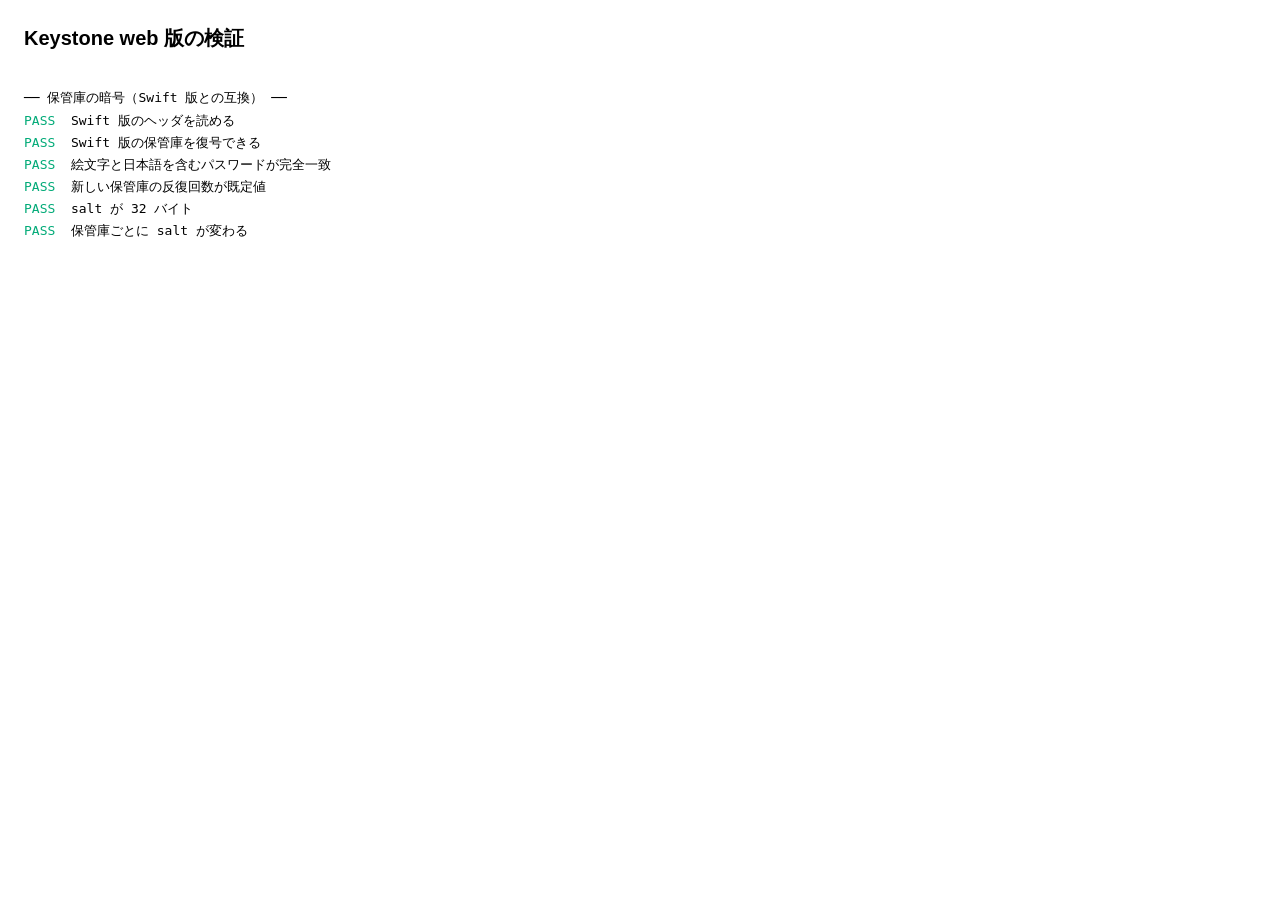
<file: Web/tests.html>
<!doctype html>
<html lang="ja">
<head>
<meta charset="utf-8">
<title>Keystone web 版の検証</title>
<style>
  body { font: 13px/1.7 ui-monospace, monospace; margin: 24px; max-width: 900px; }
  h1 { font: 600 20px/1.4 -apple-system, sans-serif; }
  pre { white-space: pre-wrap; }
  .pass { color: #0a7; } .fail { color: #d22; font-weight: 700; }
  #summary { font: 600 16px/1.6 -apple-system, sans-serif; margin-top: 16px; }
</style>
</head>
<body>
<h1>Keystone web 版の検証</h1>
<pre id="out">実行中…</pre>
<div id="summary"></div>

<!-- detail.js は読み込み時に render() を走らせるので、描画先が必要。
     検証には関係ないので画面外へ追いやる。 -->
<div style="position:fixed;left:-99999px;top:0;width:1200px;height:800px" aria-hidden="true">
  <div id="gate"></div>
  <div id="app">
    <div id="bar"></div>
    <div id="main"></div>
  </div>
  <div id="toast"></div>
</div>

<script type="module">
import * as V from './core.js';
import * as X from './crypto-extras.js';
import * as A from './audit.js';
import * as C from './csv.js';
import * as D from './drive.js';

const out = document.getElementById('out');
const lines = [];
let failures = 0;
let total = 0;

function check(name, condition) {
  total++;
  if (!condition) failures++;
  lines.push(`<span class="${condition ? 'pass' : 'fail'}">${condition ? 'PASS' : 'FAIL'}</span>  ${name}`);
  out.innerHTML = lines.join('\n');
}
function note(text) { lines.push(`      ${text}`); out.innerHTML = lines.join('\n'); }
function section(title) { lines.push(`\n── ${title} ──`); out.innerHTML = lines.join('\n'); }

try {
// ============================================================
section('保管庫の暗号（Swift 版との互換）');
// ============================================================
const bytes = new Uint8Array(await (await fetch('compat-vault.pvlt')).arrayBuffer());
const header = V.decodeHeader(bytes);
check('Swift 版のヘッダを読める', header.version === 1 && header.iterations === 400000);

const key = await V.deriveKey('CompatCheck-2026-web', header);
const payload = await V.open(bytes, key, header);
check('Swift 版の保管庫を復号できる', payload.items.length === 2);
check('絵文字と日本語を含むパスワードが完全一致',
      V.primaryPassword(payload.items.find(i => i.category === 'login')) === 'S3cr3t!-値-🔐');

const newHeader = V.makeHeader();
check('新しい保管庫の反復回数が既定値', newHeader.iterations === V.DEFAULT_ITERATIONS);
check('salt が 32 バイト', newHeader.salt.length === 32);
check('保管庫ごとに salt が変わる',
      V.makeHeader().salt.join() !== V.makeHeader().salt.join());

const started = performance.now();
const newKey = await V.deriveKey('紫の亀が図書館で走る-2026', newHeader);
const elapsed = (performance.now() - started) / 1000;
note(`鍵導出にかかった時間: ${elapsed.toFixed(2)} 秒（${newHeader.iterations.toLocaleString()} 回）`);
check('鍵導出が 0.2 秒以上（総当たり耐性として意味のある重さ）', elapsed > 0.2);

const roundTrip = await V.seal(payload, newKey, newHeader);
check('往復して中身が保たれる',
      (await V.open(roundTrip, newKey, newHeader)).items.length === 2);
check('ファイル内にパスワードの平文が現れない',
      !new TextDecoder('latin1').decode(roundTrip).includes('S3cr3t'));
check('同じ内容でも暗号文が毎回変わる（nonce 再利用なし）',
      (await V.seal(payload, newKey, newHeader)).join() !== roundTrip.join());

let rejected = false;
try { await V.open(roundTrip, await V.deriveKey('違うパスワード', newHeader), newHeader); }
catch { rejected = true; }
check('間違ったパスワードを拒否', rejected);

const tampered = roundTrip.slice();
tampered[V.HEADER_BYTES + 20] ^= 0x01;
rejected = false;
try { await V.open(tampered, newKey, newHeader); } catch { rejected = true; }
check('暗号文の 1 ビット改ざんを検知', rejected);

const downgraded = roundTrip.slice();
new DataView(downgraded.buffer).setUint32(8, 1, false);
rejected = false;
try {
  const evil = V.decodeHeader(downgraded);
  await V.open(downgraded, await V.deriveKey('紫の亀が図書館で走る-2026', evil), evil);
} catch { rejected = true; }
check('反復回数の切り下げ（ダウングレード攻撃）を検知', rejected);

rejected = false;
try { V.decodeHeader(new TextEncoder().encode('NOT A VAULT FILE')); } catch { rejected = true; }
check('非対応ファイルを拒否', rejected);

check('日時にミリ秒が入らない（Swift が読める形）',
      /^\d{4}-\d{2}-\d{2}T\d{2}:\d{2}:\d{2}Z$/.test(V.isoNoMillis()));

// ============================================================
section('古い形式からの移行');
// ============================================================
const legacy = V.normalizePayload({ entries: [{
  id: '11111111-1111-1111-1111-111111111111', title: '旧アプリの項目',
  username: 'old@example.com', password: 'oldpass', url: 'example.com',
  notes: 'メモ', folder: 'プライベート',
  createdAt: '2025-03-01T00:00:00Z', updatedAt: '2025-03-02T00:00:00Z',
}]});
check('v1 の保管庫を読める', legacy.items.length === 1);
check('v1 のパスワードが残る', V.primaryPassword(legacy.items[0]) === 'oldpass');
check('v1 のフォルダがタグになる', legacy.items[0].tags[0] === 'プライベート');
check('v1 の ID が保たれる', legacy.items[0].id === '11111111-1111-1111-1111-111111111111');
check('v1 から読んだことが記録される', legacy.schemaVersion === 1);
check('v2（墓標なし）も読める', V.normalizePayload({ items: [] }).deletions.length === 0);

// ============================================================
section('ワンタイムパスワード（RFC 6238 公式テストベクタ）');
// ============================================================
const seeds = {
  SHA1: new TextEncoder().encode('12345678901234567890'),
  SHA256: new TextEncoder().encode('12345678901234567890123456789012'),
  SHA512: new TextEncoder().encode('1234567890123456789012345678901234567890123456789012345678901234'),
};
const vectors = [
  [59, '94287082', '46119246', '90693936'],
  [1111111109, '07081804', '68084774', '25091201'],
  [1111111111, '14050471', '67062674', '99943326'],
  [1234567890, '89005924', '91819424', '93441116'],
  [2000000000, '69279037', '90698825', '38618901'],
  [20000000000, '65353130', '77737706', '47863826'],
];
let totpOK = true;
for (const [time, sha1, sha256, sha512] of vectors) {
  const date = new Date(time * 1000);
  const results = await Promise.all(['SHA1', 'SHA256', 'SHA512'].map(algorithm =>
    X.otpCode({ secret: seeds[algorithm], digits: 8, period: 30, algorithm }, date)));
  if (results[0] !== sha1 || results[1] !== sha256 || results[2] !== sha512) {
    totpOK = false;
    note(`ずれ t=${time}: ${results.join(' / ')} 期待 ${sha1} / ${sha256} / ${sha512}`);
  }
}
check('RFC 6238 のテストベクタ 18 件すべてに一致（SHA1/256/512）', totpOK);

check('Base32 の往復', X.base32Decode(X.base32Encode(seeds.SHA1)).join() === [...seeds.SHA1].join());
check('Base32 は小文字・空白・ハイフンを許容',
      X.base32Decode('jbsw y3dp-ehpk3pxp').join() === X.base32Decode('JBSWY3DPEHPK3PXP').join());
check('Base32 に無い文字は拒否', X.base32Decode('JBSW1889!!') === null);

const uri = 'otpauth://totp/GitHub:yamamuro?secret=JBSWY3DPEHPK3PXP&issuer=GitHub&digits=6&period=30&algorithm=SHA1';
const parsed = X.parseOTP(uri);
check('otpauth:// URI を解釈できる', parsed !== null);
check('URI から発行元を読める', parsed.issuer === 'GitHub');
check('URI からアカウント名を読める', parsed.account === 'yamamuro');
check('URI の桁数・周期を読める', parsed.digits === 6 && parsed.period === 30);
check('素の Base32 も受け付ける', X.parseOTP('JBSWY3DPEHPK3PXP') !== null);
check('でたらめな文字列は弾く', X.parseOTP('これはシークレットではない') === null);
check('空文字は弾く', X.parseOTP('   ') === null);

const otp = X.parseOTP('JBSWY3DPEHPK3PXP');
const windowStart = new Date(1_700_000_010 * 1000);
check('枠の先頭と末尾で同じコードになる',
      await X.otpCode(otp, windowStart) === await X.otpCode(otp, new Date(+windowStart + 29_000)));
check('枠をまたぐとコードが変わる',
      await X.otpCode(otp, new Date(+windowStart + 29_000))
        !== await X.otpCode(otp, new Date(+windowStart + 30_000)));
const windowCodes = new Set(await Promise.all(
  Array.from({ length: 10 }, (_, i) => X.otpCode(otp, new Date(i * 30_000)))));
check('30 秒ごとに別のコードが出る', windowCodes.size >= 9);
check('枠の先頭では残り 30 秒', X.otpSecondsRemaining(otp, windowStart) === 30);
check('表示用は 3 桁ずつ区切られる', X.formatOTP('123456').length === 7);

// ============================================================
section('パスワード生成');
// ============================================================
const options = { length: 24, lower: true, upper: true, digits: true, symbols: true, avoidAmbiguous: true };
const generated = Array.from({ length: 300 }, () => X.generatePassword(options));
check('指定した長さになる', generated.every(p => p.length === 24));
check('300 回生成して重複なし', new Set(generated).size === 300);
check('紛らわしい文字が除かれている', generated.every(p => !/[0O1lI|`'"~,.;:]/.test(p)));
check('有効にした 4 種類すべてが必ず含まれる', generated.every(p =>
  /[a-z]/.test(p) && /[A-Z]/.test(p) && /[0-9]/.test(p) && /[^A-Za-z0-9]/.test(p)));

const pinOptions = { length: 6, lower: false, upper: false, digits: true, symbols: false, avoidAmbiguous: false };
const pins = Array.from({ length: 2000 }, () => X.generatePassword(pinOptions));
check('数字だけの設定で数字しか出ない', pins.every(p => /^[0-9]{6}$/.test(p)));
const counts = {};
for (const pin of pins) for (const digit of pin) counts[digit] = (counts[digit] ?? 0) + 1;
const expected = pins.length * 6 / 10;
// カイ二乗で見る。以前は「どの数字もずれ 10% 未満」で判定していたが、
// 10% は約 3.6σ しかなく、偏りの無い生成器でも 300 回に 2 回ほど落ちた（実測）。
// 自由度 9 で 45 を超える確率は約 100 万分の 1。偏りがあれば数 % でも大きく出る。
const chiSquare = Object.values(counts).reduce((sum, c) => sum + (c - expected) ** 2 / expected, 0);
check('0-9 すべてが出現', Object.keys(counts).length === 10);
check(`0-9 の出現が均等（カイ二乗 ${chiSquare.toFixed(1)}、45 未満なら合格）`, chiSquare < 45);
check('エントロピーの計算が妥当（24文字で 120 ビット超）',
      X.generatorEntropyBits(options) > 120);

// ============================================================
section('強度の見積もり');
// ============================================================
const rank = password => X.strengthLevel(X.estimateBits(password)).rank;
check('空文字は 0 ビット', X.estimateBits('') === 0);
check('password は弱いと判定', rank('password') <= 1);
check('123456 は弱いと判定', rank('123456') <= 1);
check('aaaaaaaaaaaaaaaa は繰り返しとして減点される', rank('aaaaaaaaaaaaaaaa') <= 1);
check('qwertyuiop は並びとして減点される', rank('qwertyuiop') <= 1);
check('生成した 24 文字は強いと判定', rank(generated[0]) >= 3);
check('長いほうが強く出る',
      X.estimateBits('Tr0ub4dor&3xK9pQ') > X.estimateBits('Tr0ub4d'));
check('同じ長さなら文字種が多いほうが強く出る',
      X.estimateBits('aB3!xY7@qW2#') > X.estimateBits('abcdxyzqwrst'));

// ============================================================
section('Watchtower');
// ============================================================
function login(title, password, url = '', createdAt = V.isoNoMillis()) {
  const item = V.makeItem('login');
  item.title = title;
  item.fields[1].value = password;
  item.fields[2].value = url;
  item.createdAt = createdAt;
  return item;
}
const now = Date.parse('2026-07-30T00:00:00Z');
const strong1 = X.generatePassword(options);
const strong2 = X.generatePassword(options);
const oldDate = V.isoNoMillis(new Date(now - 400 * 24 * 3600 * 1000));
const findings = A.audit([
  login('A社', 'sharedPassword!42Xy', 'https://a.example'),
  login('B社', 'sharedPassword!42Xy', 'https://b.example'),
  login('弱いところ', 'password', 'https://c.example'),
  login('古いところ', strong1, '', oldDate),
  login('平文サイト', strong2, 'http://d.example'),
], now);
const reused = findings.filter(f => f.kind === 'reused');
check('使い回しを両方のアイテムで検出', reused.length === 2);
check('使い回しの説明に相手の名前が入る', reused.some(f => f.detail.includes('B社')));
check('弱いパスワードを検出', findings.some(f => f.kind === 'weak' && f.itemTitle === '弱いところ'));
check('強いパスワードは弱いと判定されない',
      !findings.some(f => f.kind === 'weak' && f.itemTitle === '平文サイト'));
check('1年以上前のパスワードを検出', findings.some(f => f.kind === 'old' && f.itemTitle === '古いところ'));
check('http:// のサイトを検出',
      findings.some(f => f.kind === 'insecureURL' && f.itemTitle === '平文サイト'));
check('https:// のサイトは指摘されない',
      !findings.some(f => f.kind === 'insecureURL' && f.itemTitle === 'A社'));
check('深刻な順（使い回しが先頭）に並ぶ', findings[0].kind === 'reused');
check('問題のない保管庫では指摘ゼロ',
      A.audit([login('問題なし1', strong1, 'https://ok.example'),
               login('問題なし2', strong2, 'https://ok2.example')], now).length === 0);
const trashed = login('捨てたもの', 'password');
trashed.trashedAt = V.isoNoMillis();
check('ゴミ箱の中は監査対象外', A.audit([trashed], now).length === 0);

// ============================================================
section('マージ');
// ============================================================
const base = Date.parse('2026-01-01T00:00:00Z');
const at = offset => V.isoNoMillis(new Date(base + offset * 1000));
function syncItem(title, id, updatedAt, password = 'pw') {
  const item = login(title, password);
  item.id = id;
  item.updatedAt = updatedAt;
  return item;
}
const sharedId = crypto.randomUUID();

let merged = A.merge(
  { items: [syncItem('Macだけ', crypto.randomUUID(), at(0))], deletions: [] },
  { items: [syncItem('iPhoneだけ', crypto.randomUUID(), at(0))], deletions: [] }, base);
check('双方の項目が合流する', merged.payload.items.length === 2);
check('相手から来た件数を数えている', merged.summary.added === 1);

merged = A.merge(
  { items: [syncItem('古い', sharedId, at(0), 'old')], deletions: [] },
  { items: [syncItem('新しい', sharedId, at(60), 'new')], deletions: [] }, base);
check('競合したら更新時刻の新しい方が残る', V.primaryPassword(merged.payload.items[0]) === 'new');
check('項目は重複しない', merged.payload.items.length === 1);
check('更新として数える', merged.summary.updated === 1);

const reversed = A.merge(
  { items: [syncItem('新しい', sharedId, at(60), 'new')], deletions: [] },
  { items: [syncItem('古い', sharedId, at(0), 'old')], deletions: [] }, base);
check('どちら側から同期しても同じ結果になる',
      V.primaryPassword(reversed.payload.items[0]) === 'new'
      && reversed.payload.items.length === merged.payload.items.length);

merged = A.merge(
  { items: [], deletions: [{ id: sharedId, deletedAt: at(120) }] },
  { items: [syncItem('消したはず', sharedId, at(0))], deletions: [] }, base + 120_000);
check('完全削除した項目が相手から復活しない', merged.payload.items.length === 0);
check('墓標は保持される', merged.payload.deletions.length === 1);

merged = A.merge(
  { items: [], deletions: [{ id: sharedId, deletedAt: at(0) }] },
  { items: [syncItem('削除後に編集', sharedId, at(60))], deletions: [] }, base + 60_000);
check('削除より後の編集は復活する', merged.payload.items.length === 1);
check('相手からの追加として数える', merged.summary.added === 1);

merged = A.merge(
  { items: [], deletions: [{ id: crypto.randomUUID(), deletedAt: at(0) }] },
  { items: [], deletions: [] }, base + A.TOMBSTONE_LIFETIME_MS + 1000);
check('期限切れの墓標は捨てられる', merged.payload.deletions.length === 0);

const stable = { items: [syncItem('同じ', sharedId, at(0))], deletions: [] };
merged = A.merge(stable, stable, base);
check('同一内容の同期では変更が出ない', A.summaryText(merged.summary) === '変更はありませんでした');
const twice = A.merge(merged.payload, stable, base);
check('何度同期しても結果が変わらない',
      twice.payload.items.length === 1 && twice.summary.added === 0 && twice.summary.updated === 0);

// ============================================================
section('検索と表示');
// ============================================================
const searchTarget = payload.items.find(i => i.category === 'login');
const cardTarget = payload.items.find(i => i.category === 'creditCard');
check('タイトルで検索できる', V.matches(searchTarget, '互換'));
check('タグで検索できる', V.matches(searchTarget, '仕事'));
check('ユーザー名で検索できる', V.matches(searchTarget, 'compat@'));
check('無関係な語では引っかからない', !V.matches(searchTarget, 'ぜんぜん違う語'));
check('パスワードの中身は検索対象にしない', !V.matches(searchTarget, 'S3cr3t'));
check('カード番号の中身も検索対象にしない', !V.matches(cardTarget, '4111'));
check('カード番号は下 4 桁だけ一覧に出る', V.subtitle(cardTarget) === '•••• 1111');
check('カード番号は 4 桁ごとに区切って表示',
      V.groupedCardNumber('4111111111111111') === '4111 1111 1111 1111');

// 種別名でも絞れること。ここが効くので、画面に種別ごとの入れ物を並べずに済む。
check('種別名で検索できる（ログイン）', V.matches(searchTarget, 'ログイン'));
check('種別名で検索できる（クレジットカード）', V.matches(cardTarget, 'クレジットカード'));
check('種別名の一部でも引っかかる', V.matches(cardTarget, 'カード'));
check('別の種別は引っかからない', !V.matches(searchTarget, 'クレジットカード'));

// ============================================================
section('保存の安全性');
// ============================================================
// persist() は失敗を投げずに返す。投げっぱなしにすると呼び出し側で握られず、
// 「画面には反映されているがファイルには書かれていない」状態が
// 何も表示されないまま残ってしまう。
const App = await import('./app.js');
await import('./detail.js');  // hooks（ダイアログ）を埋めるために必要

function fakeHandle({ mtime = 1000, failWrite = false, sink = {}, bytes = new Uint8Array(0) } = {}) {
  return {
    name: 'vault.pvlt',
    getFile: async () => ({
      lastModified: mtime,
      name: 'vault.pvlt',
      arrayBuffer: async () => bytes.slice().buffer,
    }),
    createWritable: async () => {
      if (failWrite) throw new Error('ディスクがいっぱいです');
      return { write: written => { sink.bytes = written; }, close: async () => {} };
    },
  };
}

const appState = App.state;
appState.header = V.makeHeader(1000);
appState.key = await V.deriveKey('t', appState.header);
appState.items = [(() => { const i = V.makeItem('login'); i.title = 'テスト'; return i; })()];
appState.deletions = [];

appState.fileHandle = fakeHandle({ failWrite: true });
appState.fileMtime = 1000;
let saved = await App.persist();
check('書き込みの失敗を例外ではなく戻り値で返す', saved.ok === false && saved.reason === 'write');
check('失敗の理由が読める文になっている', /ディスクがいっぱい/.test(saved.message ?? ''));
check('失敗したら未保存の印が立つ', appState.dirty === true);

// 外から書き換えられていた場合（クラウド同期など）
const sink = {};
appState.fileHandle = fakeHandle({ mtime: 9999, sink });
appState.fileMtime = 1000;
saved = await App.persist();
check('ファイルが外から変わっていたら競合として止める',
      saved.ok === false && saved.reason === 'conflict');
check('競合のときは 1 バイトも書かない', sink.bytes === undefined);
saved = await App.persist({ force: true });
check('force を渡せば上書きできる', saved.ok === true && sink.bytes !== undefined);

// 変わっていなければ普通に書く
const sink2 = {};
appState.fileHandle = fakeHandle({ mtime: 5000, sink: sink2 });
appState.fileMtime = 5000;
saved = await App.persist();
check('外から変わっていなければ保存できる', saved.ok === true && sink2.bytes !== undefined);
check('保存できたら未保存の印が消える', appState.dirty === false);
check('書き込んだ内容が読み戻せる',
      (await V.open(sink2.bytes, appState.key, appState.header)).items[0].title === 'テスト');

// 保存先を持てない環境の扱いは「端末の中への保存」で確かめる

// ============================================================
section('要素の組み立て');
// ============================================================
// aria-* や data-* はハイフンを含むのでプロパティとして設定できない。
// Object.assign で作っていた頃は黙って無視され、読み上げに何も伝わらないまま
// 気づけなかった。属性として設定されることを固定しておく。
const probe = App.el('button', {
  className: 'x', title: 'ふつうのプロパティ', 'aria-label': '読み上げ用', 'data-kind': 'test',
}, ['なかみ']);
check('class はプロパティとして入る', probe.className === 'x');
check('aria-label が属性として入る', probe.getAttribute('aria-label') === '読み上げ用');
check('data-* も属性として入る', probe.getAttribute('data-kind') === 'test');
check('子要素が入る', probe.textContent === 'なかみ');
check('null の子は捨てられる', App.el('div', {}, [null, 'あり']).textContent === 'あり');

// ============================================================
section('マスターパスワードの変更');
// ============================================================
// 変更は「新しい鍵で全部書き直す」ことなので、途中で書けなくなると
// 画面の鍵とファイルの鍵が食い違い、以後なにも保存できなくなる。
// 書けたときだけ差し替わること、書けなければ元に戻ることを固定する。

function fakeVaultHandle({ ok = true, sink = {} } = {}) {
  return {
    name: 'v.pvlt',
    getFile: async () => ({ lastModified: 1, name: 'v.pvlt' }),
    createWritable: async () => {
      if (!ok) throw new Error('書き込み禁止');
      return { write: bytes => { sink.bytes = bytes; }, close: async () => {} };
    },
  };
}

const pwHeader = V.makeHeader(1000);
const pwKey = await V.deriveKey('old-master-pass', pwHeader);
const guarded = V.makeItem('login');
guarded.title = '守りたい項目';
guarded.fields[1].value = 'secret';

const pwSink = {};
appState.header = pwHeader;
appState.key = pwKey;
appState.items = [guarded];
appState.deletions = [];
appState.fileHandle = fakeVaultHandle({ sink: pwSink });
appState.fileMtime = 1;

// 変更そのもの（画面を経由せず、同じ手順を辿る）
const changedHeader = V.makeHeader(1000);
const changedKey = await V.deriveKey('new-master-pass-2026', changedHeader);
appState.header = changedHeader;
appState.key = changedKey;
const changeWrite = await App.persist();
check('新しい鍵で書き込める', changeWrite.ok && pwSink.bytes !== undefined);

const writtenHeader = V.decodeHeader(pwSink.bytes);
check('書かれたファイルは新しいヘッダを持つ',
      writtenHeader.salt.join() === changedHeader.salt.join());
check('新しいパスワードで開ける',
      (await V.open(pwSink.bytes, changedKey, writtenHeader)).items[0].title === '守りたい項目');
check('中身が保たれている',
      V.primaryPassword((await V.open(pwSink.bytes, changedKey, writtenHeader)).items[0]) === 'secret');

let oldStillWorks = false;
try {
  await V.open(pwSink.bytes, await V.deriveKey('old-master-pass', writtenHeader), writtenHeader);
  oldStillWorks = true;
} catch { /* 正しい */ }
check('古いパスワードでは開けなくなる', !oldStillWorks);

// 書けない場合は鍵を戻す（画面側と同じ手順）
const beforeHeader = appState.header;
const beforeKey = appState.key;
appState.fileHandle = fakeVaultHandle({ ok: false });
appState.header = V.makeHeader(1000);
appState.key = await V.deriveKey('yet-another-pass-2026', appState.header);
const failedWrite = await App.persist();
if (!failedWrite.ok) { appState.header = beforeHeader; appState.key = beforeKey; }
check('書けなければ変更は成立しない', !failedWrite.ok);
check('鍵とヘッダが元に戻る', appState.header === beforeHeader && appState.key === beforeKey);

const afterRollback = await V.seal({ schemaVersion: 3, items: appState.items, deletions: [] },
                                   appState.key, appState.header);
check('戻したあとも同じ鍵で扱える',
      (await V.open(afterRollback, appState.key, appState.header)).items.length === 1);

appState.fileHandle = null;

// ============================================================
section('施錠時に保存できていなかった変更');
// ============================================================
// 施錠は必ず行う（開けっ放しのほうが危ない）。ただし黙って捨てない。
// 暗号化したまま抱えておき、同じパスワードで解錠できたときだけ戻せる。
// 以前は lock() が中身を無条件で捨てていたので、保存に失敗したまま
// 自動施錠されると変更が消えていた。

const stashHeader = V.makeHeader(1000);
const stashKey = await V.deriveKey('stash-pass', stashHeader);
const stashItem = V.makeItem('login');
stashItem.title = '保存できていなかった項目';
const stashed = await V.seal(
  { schemaVersion: 3, items: [stashItem], deletions: [] }, stashKey, stashHeader);

check('預かりは暗号文で、平文が見えない',
      !new TextDecoder('latin1').decode(stashed).includes('保存できていなかった'));
check('同じパスワードなら取り戻せる',
      (await V.open(stashed, stashKey, stashHeader)).items[0].title === '保存できていなかった項目');

// 別の保管庫の預かりを取り違えないこと
const otherKey = await V.deriveKey('まったく別のパスワード', stashHeader);
let leaked = false;
try { await V.open(stashed, otherKey, stashHeader); leaked = true; } catch { /* 正しい */ }
check('別のパスワードでは取り戻せない', !leaked);

// ============================================================
section('ダイアログの後始末');
// ============================================================
// 以前はダイアログを開いている間は自動施錠を止めていたが、開いたまま置くと
// いつまでも施錠されなかった。いまは止めない（holds は動かない）。
// 後始末は close() を包んで確実に一度だけ行う（close イベントが飛んでこない環境がある）。

const holdsBefore = App.state.holds;

const ask = App.hooks.askConfirm('確認', '本文', { destructive: true });
await new Promise(r => setTimeout(r, 30));
let dialog = document.querySelector('dialog[open]');
check('確認ダイアログが開く', dialog !== null);
check('開いていても自動施錠は止めない', App.state.holds === holdsBefore);
check('破壊的な確定ボタンに印が付く', !!dialog.querySelector('.dlg-head button.danger'));

dialog.close();
check('閉じると false が返る', await ask === false);
check('閉じると自動施錠の停止が解ける', App.state.holds === holdsBefore);
check('閉じた要素は残らない', !document.body.contains(dialog));

const confirmed = App.hooks.askConfirm('確認', '本文');
await new Promise(r => setTimeout(r, 30));
document.querySelector('dialog[open] .dlg-head button:last-child').click();
check('確定すると true が返る', await confirmed === true);
check('確定でも自動施錠の停止が解ける', App.state.holds === holdsBefore);

const asked = App.hooks.askText('欄を追加', '欄の名前');
await new Promise(r => setTimeout(r, 30));
dialog = document.querySelector('dialog[open]');
dialog.querySelector('.dlg-head button:last-child').click();
check('空のままでは確定しない', dialog.open === true);
dialog.querySelector('input').value = '  復旧コード  ';
dialog.querySelector('.dlg-head button:last-child').click();
check('前後の空白を落として返す', await asked === '復旧コード');
check('入力後も自動施錠の停止が解ける', App.state.holds === holdsBefore);

// ============================================================
section('取り込み（別パスワードの保管庫を含む）');
// ============================================================
// 失った同期の代わり。相手のファイルが別のマスターパスワードで作られていても
// 取り込めること、そして**取り込んだ結果は手元の鍵で書かれる**ことが要点。
// 相手の鍵で書いてしまうと、次に自分のパスワードで開けなくなる。

function makeLogin(title, password, id) {
  const item = V.makeItem('login');
  item.title = title;
  item.fields[1].value = password;
  if (id) item.id = id;
  return item;
}

const localHeader = V.makeHeader(1000);
appState.header = localHeader;
appState.key = await V.deriveKey('local-pass', localHeader);
appState.deletions = [];

const bothId = crypto.randomUUID();
const olderShared = makeLogin('両方にある（古い）', 'old', bothId);
olderShared.updatedAt = V.isoNoMillis(new Date(Date.now() - 60_000));
appState.items = [makeLogin('手元だけ', 'a'), olderShared];

const diskSink = {};
appState.fileHandle = fakeHandle({ mtime: 1, sink: diskSink });
appState.fileMtime = 1;

// 相手側は別のマスターパスワードで作る
const foreignHeader = V.makeHeader(1000);
const foreignKey = await V.deriveKey('remote-pass-totally-different', foreignHeader);
const newerShared = makeLogin('両方にある（新しい）', 'new', bothId);
const foreignBytes = await V.seal(
  { schemaVersion: 3, items: [makeLogin('相手だけ', 'b'), newerShared], deletions: [] },
  foreignKey, foreignHeader
);

let couldOpenWithLocalKey = true;
try { await V.open(foreignBytes, appState.key, V.decodeHeader(foreignBytes)); }
catch { couldOpenWithLocalKey = false; }
check('別パスワードの保管庫は手元の鍵では開けない', !couldOpenWithLocalKey);

const foreignPayload = await V.open(foreignBytes, foreignKey, V.decodeHeader(foreignBytes));
const mergeSummary = await App.applyMerge(foreignPayload);
check('取り込みが成功する', mergeSummary !== null);
check('内訳が出る（追加 1、更新 1）', A.summaryText(mergeSummary) === '追加 1、更新 1');
check('件数が 3 件になる', appState.items.length === 3);
check('競合した項目は新しい方が残る',
      appState.items.find(item => item.id === bothId).title === '両方にある（新しい）');
check('手元だけの項目も残る', appState.items.some(item => item.title === '手元だけ'));
check('相手だけの項目が入る', appState.items.some(item => item.title === '相手だけ'));
check('ファイルに書き出される', diskSink.bytes !== undefined);
check('書き出したものが**手元の鍵**で読み戻せる',
      (await V.open(diskSink.bytes, appState.key, localHeader)).items.length === 3);

const countBefore = appState.items.length;
const secondSummary = await App.applyMerge(foreignPayload);
check('同じものを 2 回取り込んでも増えない', appState.items.length === countBefore);
check('2 回目は変更なしと出る', A.summaryText(secondSummary) === '変更はありませんでした');

// 相手側で完全削除された項目は、こちらからも消える
const doomed = makeLogin('相手が消した項目', 'c');
appState.items.push(doomed);
await App.applyMerge({ schemaVersion: 3, items: [],
  deletions: [{ id: doomed.id, deletedAt: V.isoNoMillis(new Date(Date.now() + 60_000)) }] });
check('相手が完全削除した項目はこちらからも消える',
      !appState.items.some(item => item.id === doomed.id));

appState.key = null;
appState.header = null;
appState.fileHandle = null;

// ============================================================
section('端末の中への保存（ファイルに書けない環境）');
// ============================================================
// iOS の Safari にはファイルへ書き続ける手段がない。以前はここで
// 「抱えておく」とだけ返していたが、実際はメモリ上にしか無く、
// タブを閉じた時点で消えていた。保存したつもりのものが消えるのは
// パスワード管理として最悪の失敗の仕方なので、必ずどこかに書く。
//
// この検証は本物の IndexedDB を触る。実際に使っている保管庫を
// 巻き込まないよう、先に退避しておいて最後に戻す。
const hadLocal = await App.loadLocalVault();
try {
  await App.forgetLocalVault();

  appState.header = V.makeHeader(1000);
  appState.key = await V.deriveKey('local-device-pass', appState.header);
  appState.items = [makeLogin('端末に置く', 'x')];
  appState.deletions = [];
  appState.fileHandle = null;
  appState.fileName = 'vault.pvlt';
  appState.dirty = true;

  saved = await App.persist();
  check('ファイルに書けない環境でも保存は成功する', saved.ok === true && saved.local === true);
  check('保存できたら未保存の印が消える', appState.dirty === false);

  const stored = await App.loadLocalVault();
  check('端末の中に中身が残る', stored?.bytes !== undefined);
  check('保存した時刻が記録される', typeof stored?.savedAt === 'string');
  check('端末に置くのは暗号文と名前と時刻だけ（鍵は入らない）',
        JSON.stringify(Object.keys(stored).sort()) === JSON.stringify(['bytes', 'name', 'savedAt']));

  const reopened = await V.open(new Uint8Array(stored.bytes), appState.key, appState.header);
  check('端末に置いた中身は手元の鍵で読み戻せる', reopened.items[0].title === '端末に置く');

  const wrongKey = await V.deriveKey('まったく違うパスワード', appState.header);
  let openedWithWrongKey = true;
  try { await V.open(new Uint8Array(stored.bytes), wrongKey, appState.header); }
  catch { openedWithWrongKey = false; }
  check('別のパスワードでは端末の中身も開けない', !openedWithWrongKey);

  await App.forgetLocalVault();
  check('消したら残らない', (await App.loadLocalVault()) === undefined);
} finally {
  // 退避したものを戻す。保存時刻だけは付け直しになる。
  if (hadLocal) await App.saveLocalVault(hadLocal.bytes, hadLocal.name);
}

// ============================================================
section('別の端末の変更を取りに行く');
// ============================================================
// 保存しようとするまで気づかない作りだと、相手の変更を知らないまま
// 古い内容を眺めて編集し続けることになる。
appState.header = V.makeHeader(1000);
appState.key = await V.deriveKey('poll-pass', appState.header);
appState.items = [makeLogin('手元', 'a')];
appState.deletions = [];
appState.dirty = false;

const realOnRemoteChange = App.hooks.onRemoteChange;
let noticedAt = null;
App.hooks.onRemoteChange = async when => { noticedAt = when; return false; };
try {
  appState.fileHandle = fakeHandle({ mtime: 5000 });
  appState.fileMtime = 5000;
  check('変わっていなければ訊きに来ない',
        (await App.pollRemoteChange()) === false && noticedAt === null);

  appState.fileHandle = fakeHandle({ mtime: 8000 });
  await App.pollRemoteChange();
  check('新しくなっていたら知らせる', noticedAt instanceof Date && noticedAt.getTime() === 8000);

  noticedAt = null;
  appState.holds = 1;
  await App.pollRemoteChange();
  check('ダイアログを開いている間は割り込まない', noticedAt === null);
  appState.holds = 0;

  noticedAt = null;
  const heldKey = appState.key;
  appState.key = null;
  await App.pollRemoteChange();
  check('施錠中は見に行かない', noticedAt === null);
  appState.key = heldKey;

  // 読んだだけで下敷きを更新してはいけない。更新してしまうと、
  // 取り込みを途中で取り消したとき相手の変更を見なかったことにして、
  // 次の保存で黙って踏み潰す。
  appState.fileMtime = 5000;
  await App.readVaultFileBytes();
  check('読んだだけでは下敷きの時刻を動かさない', appState.fileMtime === 5000);

  const afterCancel = await App.persist();
  check('取り込みを取り消しても、次の保存は競合として止まる',
        afterCancel.ok === false && afterCancel.reason === 'conflict');

  await App.readVaultFileBytes({ rebase: true });
  check('rebase を渡したときだけ下敷きを更新する', appState.fileMtime === 8000);
} finally {
  App.hooks.onRemoteChange = realOnRemoteChange;
}

appState.key = null;
appState.header = null;
appState.fileHandle = null;
appState.fileMtime = null;

// ============================================================
section('使い勝手の見直し');
// ============================================================
// UI/UX の調査で見つけたものを、後から壊れても気づけるよう固定する。
const savedAway = localStorage.getItem('passvault.lockWhenAway');
const savedSort = localStorage.getItem('passvault.sort');
const realAsk = App.hooks.askConfirm;
const realImport = App.hooks.importFromCSV;
App.layoutOverride.wide = false;   // 窓の広さで結果が変わらないよう、狭い画面に固定する

try {
  // --- 離席施錠は既定でオフ ---
  // 既定で有効にしたところ、「コピー → 別のタブで貼り付け → 戻る」の途中で
  // 必ず施錠が走り、戻るたびにマスターパスワードを打ち直す羽目になった。
  localStorage.removeItem('passvault.lockWhenAway');
  check('離席施錠は既定でオフ', App.settings.lockWhenAway === false);
  App.settings.lockWhenAway = true;
  check('オンにすればオンになる', App.settings.lockWhenAway === true);

  // --- 文字欄の既定属性 ---
  // 付けないと iPhone でユーザー名の頭文字が大文字になり、URL や OTP の秘密鍵が自動修正される
  for (const [label, node] of [
    ['文字', App.el('input', { type: 'text' })],
    ['パスワード', App.el('input', { type: 'password' })],
    ['検索', App.el('input', { type: 'search' })],
    ['複数行', App.el('textarea')],
  ]) {
    check(`${label}欄は大文字化・自動修正・スペルチェック・自動補完をしない`,
          node.getAttribute('autocapitalize') === 'off'
          && node.getAttribute('autocorrect') === 'off'
          && node.getAttribute('spellcheck') === 'false'
          && node.getAttribute('autocomplete') === 'off');
  }
  check('チェック欄には付けない', !App.el('input', { type: 'checkbox' }).hasAttribute('autocapitalize'));
  check('呼び出し側で上書きできる',
        App.el('input', { type: 'text', autocapitalize: 'words' }).getAttribute('autocapitalize') === 'words');
  check('role と tabindex は属性として付く',
        App.el('div', { role: 'status', tabindex: '-1' }).getAttribute('role') === 'status'
        && App.el('div', { tabindex: '-1' }).getAttribute('tabindex') === '-1');

  // --- 編集のキャンセル ---
  const draftItem = makeLogin('元の題', 'pw');
  App.state.items = [draftItem];
  let asked = 0, answer = false;
  App.hooks.askConfirm = async () => { asked++; return answer; };
  const wait = ms => new Promise(resolve => setTimeout(resolve, ms));
  const openDialog = () => document.querySelector('dialog[open]');
  const cancelButton = () => openDialog().querySelector('.dlg-head button');
  const typeTitle = value => {
    const input = openDialog().querySelector('.dlg-body input');
    input.value = value;
    input.dispatchEvent(new Event('input', { bubbles: true }));
  };

  App.hooks.openEditor(draftItem);
  const heading = openDialog().querySelector('h2');
  check('ダイアログに名前が付く（読み上げ用）',
        openDialog().getAttribute('aria-labelledby') === heading.id && heading.textContent === '編集');

  cancelButton().click();
  await wait(30);
  check('変更が無ければ確認なしで閉じる', !openDialog() && asked === 0);

  App.hooks.openEditor(draftItem);
  typeTitle('書き換えた');
  cancelButton().click();
  await wait(30);
  check('変更があれば確認が入る', asked === 1);
  check('「いいえ」なら閉じない（書きかけが残る）', !!openDialog());

  // Esc（cancel イベント）でも同じ。止められなければ書きかけが黙って消える。
  const escape = new Event('cancel', { cancelable: true });
  openDialog().dispatchEvent(escape);
  await wait(30);
  check('Esc でも閉じさせず、確認を挟む', escape.defaultPrevented === true && asked === 2 && !!openDialog());

  answer = true;
  cancelButton().click();
  await wait(30);
  check('「はい」なら閉じる', !openDialog());
  check('閉じたあと自動施錠の停止が残らない', App.state.holds === 0);
  check('元の項目は書き換わらない', draftItem.title === '元の題');

  // 打って、元に戻したら「変更なし」に戻る
  asked = 0;
  App.hooks.openEditor(draftItem);
  typeTitle('別の題'); typeTitle('元の題');
  cancelButton().click();
  await wait(30);
  check('元に戻せば変更なしとみなす', !openDialog() && asked === 0);
  App.hooks.askConfirm = realAsk;

  // --- 一覧の見え方 ---
  App.state.header = V.makeHeader(1000);
  App.state.key = await V.deriveKey('ux-pass', App.state.header);
  const old = makeLogin('Apple', 'a1');
  old.updatedAt = '2026-01-01T00:00:00Z';
  const recent = makeLogin('Banana', 'b2');
  recent.updatedAt = '2026-06-01T00:00:00Z';
  App.state.items = [recent, old];
  App.state.deletions = [];
  App.state.findings = [];
  App.state.selection = { kind: 'all' };
  App.state.search = '';
  App.state.view = 'list';
  App.state.cursor = -1;
  const rowTitles = () => [...document.querySelectorAll('#main .item-row .t')].map(node => node.textContent);

  localStorage.removeItem('passvault.sort');
  App.render();
  check('並び順の既定は名前順', JSON.stringify(rowTitles()) === JSON.stringify(['Apple', 'Banana']));
  App.settings.sort = 'recent';
  App.render();
  check('更新が新しい順に切り替えられる', JSON.stringify(rowTitles()) === JSON.stringify(['Banana', 'Apple']));
  localStorage.setItem('passvault.sort', 'でたらめ');
  check('保存された値が壊れていても名前順に戻る', App.settings.sort === 'name');

  // --- 読み上げ用の目印 ---
  check('検索欄に名前がある', document.getElementById('search').getAttribute('aria-label') === '検索');
  const toastNode = document.getElementById('toast');
  check('「コピーしました」などが読み上げられる（status / aria-live）',
        toastNode.getAttribute('role') === 'status' && toastNode.getAttribute('aria-live') === 'polite');
  check('主な領域に目印がある',
        document.getElementById('main').getAttribute('role') === 'main'
        && document.getElementById('bar').getAttribute('role') === 'banner');
  check('コピー釦は Tab の停止点にしない（行ごとに 1 つに保つ）',
        [...document.querySelectorAll('.quick')].every(node => node.getAttribute('tabindex') === '-1'));
  check('コピー釦には、どの項目か分かる名前がある',
        document.querySelector('.quick').getAttribute('aria-label').endsWith('のパスワードをコピー'));

  // --- フォーカスの扱い ---
  App.openItem(old.id);
  check('詳細を開いたら、見出しへフォーカスが移る',
        document.activeElement === document.querySelector('#main h1'));
  App.showList();
  check('一覧へ戻ったら、開いていた行へフォーカスが戻る',
        document.activeElement === document.querySelector(`.item-row[data-id="${old.id}"] .item-open`));

  // --- 初めて開いたとき ---
  App.state.items = [];
  App.state.selection = { kind: 'all' };
  App.render();
  check('空の保管庫では、取り込みと追加の入口を出す',
        !!document.querySelector('.empty.first') && document.querySelectorAll('.empty .cta .push').length === 2);
  check('空の保管庫では、0 件のタイルを並べず案内を出す', document.querySelectorAll('.tile').length === 0);
  let importCalled = false;
  App.hooks.importFromCSV = () => { importCalled = true; };
  document.querySelector('.empty .cta .push.primary').click();
  check('主な入口は CSV の取り込みに繋がる', importCalled === true);
  App.state.items = [makeLogin('だけ', 'x')];
  App.state.selection = { kind: 'category', value: 'creditCard' };
  App.render();
  check('絞った先が空なら、初回の案内ではなく「この区分には何もありません」と言う',
        !document.querySelector('.empty.first'));
} finally {
  App.layoutOverride.wide = null;
  App.hooks.askConfirm = realAsk;
  App.hooks.importFromCSV = realImport;
  if (savedAway === null) localStorage.removeItem('passvault.lockWhenAway');
  else localStorage.setItem('passvault.lockWhenAway', savedAway);
  if (savedSort === null) localStorage.removeItem('passvault.sort');
  else localStorage.setItem('passvault.sort', savedSort);
  for (const open of document.querySelectorAll('dialog[open]')) open.close();
  App.state.key = null;
  App.state.header = null;
  App.state.items = [];
  App.state.selection = { kind: 'all' };
  App.state.view = 'list';
  App.state.selectedId = null;
}

// ============================================================
section('コピーと、その場の手応え');
// ============================================================
// 一番多い操作が「パスワードを写す」なのに、小さなアイコンを狙わせていた。
// 行のどこを押しても写せるようにし、押した場所で結果が分かるようにする。
{
  const realClipboard = Object.getOwnPropertyDescriptor(navigator, 'clipboard');
  const written = [];
  let failWrites = false;
  Object.defineProperty(navigator, 'clipboard', { configurable: true, value: {
    writeText: async text => { if (failWrites) throw new Error('拒否'); written.push(text); },
    readText: async () => '',
  } });
  const wait = ms => new Promise(resolve => setTimeout(resolve, ms));
  App.layoutOverride.wide = false;

  try {
    check('コピーに成功したら true を返す', (await App.copyPlain('abc', 'テスト')) === true);
    failWrites = true;
    check('拒否されたら false を返す（成功と偽らない）', (await App.copySecret('abc', 'テスト')) === false);
    failWrites = false;

    // --- 押した場所でのフィードバック ---
    const holder = App.el('div');
    document.body.append(holder);
    const original = Object.assign(App.el('span'), { id: 'original-icon' });
    const button = App.el('button', {}, [original]);
    const row = App.el('div', {}, [button]);
    holder.append(row);
    App.flashCopied(button, row);
    check('押したボタンがチェックに変わる', button.classList.contains('done') && !button.contains(original));
    check('行にも「コピーした」印が付く', row.classList.contains('copied'));
    // 続けて押しても、元のアイコンを失わない（チェックを「元」と覚えてしまう欠陥があった）
    await wait(300);
    App.flashCopied(button, row);
    await wait(1600);
    check('二重に押しても、時間が来れば元のアイコンに戻る',
          !button.classList.contains('done') && button.contains(original) && !row.classList.contains('copied'));
    holder.remove();

    const detached = App.el('button');
    let threw = false;
    try { App.flashCopied(detached); } catch { threw = true; }
    check('画面から消えたボタンには何もしない（例外を出さない）', !threw);

    // --- 詳細の行 ---
    const site = makeLogin('行テスト', 'pw-secret-1');
    site.fields[0].value = 'user-1';
    site.fields[2].value = 'https://example.com';
    App.state.header = V.makeHeader(1000);
    App.state.key = await V.deriveKey('copy-pass', App.state.header);
    App.state.items = [site];
    App.state.deletions = [];
    App.state.view = 'list';
    App.state.selection = { kind: 'all' };
    App.state.search = '';
    App.state.revealed.clear();
    App.openItem(site.id);

    const rowFor = label => [...document.querySelectorAll('#main .row')]
      .find(node => node.querySelector('.lab')?.textContent === label);
    written.length = 0;

    rowFor('パスワード').click();
    await wait(30);
    check('行のどこを押してもコピーされる（パスワード）', written.at(-1) === 'pw-secret-1');
    check('コピーしても伏せ字のまま（表示は切り替わらない）',
          !App.state.revealed.size && rowFor('パスワード').querySelector('.val').textContent.includes('•'));
    rowFor('ユーザー名').click();
    await wait(30);
    check('行のどこを押してもコピーされる（ユーザー名）', written.at(-1) === 'user-1');

    const before = written.length;
    rowFor('ウェブサイト').click();
    await wait(30);
    check('URL の行は行全体を押してもコピーしない（リンクと取り違えるため）', written.length === before);

    rowFor('パスワード').querySelector('button[aria-label$="を表示"]').click();
    await wait(30);
    check('表示ボタンを押してもコピーされない（二重に反応しない）', written.length === before);

    check('コピーできる行は、押せることが分かる',
          rowFor('ユーザー名').title === 'クリックでコピー' && rowFor('ウェブサイト').title !== 'クリックでコピー');
    check('各行のコピー釦は、キーボードと読み上げの入口として残る',
          !!rowFor('ユーザー名').querySelector('button[aria-label="ユーザー名をコピー"]'));
  } finally {
    App.layoutOverride.wide = null;
    if (realClipboard) Object.defineProperty(navigator, 'clipboard', realClipboard);
    else delete navigator.clipboard;
    App.state.key = null;
    App.state.header = null;
    App.state.items = [];
    App.state.view = 'list';
    App.state.selectedId = null;
    App.state.revealed.clear();
  }
}

// ============================================================
section('Apple の「パスワード」に倣った構造');
// ============================================================
// 狭い画面はホーム（区分のタイル）→ 一覧 → 詳細。広い画面はサイドバー・一覧・詳細の 3 列。
{
  const wait = ms => new Promise(resolve => setTimeout(resolve, ms));
  const key = (name, extra = {}) =>
    document.dispatchEvent(new KeyboardEvent('keydown', { key: name, bubbles: true, ...extra }));
  const withCode = makeLogin('GitHub', 'g1'); withCode.oneTimePasswordSecret = 'JBSWY3DPEHPK3PXP';
  const plain = makeLogin('Amazon', 'a1');
  const card = V.makeItem('creditCard'); card.title = 'カード';
  const realAsk = App.hooks.askConfirm;

  try {
    App.state.header = V.makeHeader(1000);
    App.state.key = await V.deriveKey('apple-pass', App.state.header);
    App.state.items = [withCode, plain, card];
    App.state.deletions = [];
    App.state.findings = [];
    App.state.selection = { kind: 'all' };
    App.state.search = '';
    App.state.selectedId = null;
    App.state.cursor = -1;
    App.state.holds = 0;

    // --- 狭い画面 ---
    App.layoutOverride.wide = false;
    App.state.view = 'home';
    App.render();
    const tiles = [...document.querySelectorAll('#main .tile')];
    check('ホームに固定の 6 区分がタイルで並ぶ', tiles.length === 6);
    check('タイルの名前に件数が入る（読み上げ用）', tiles[0].getAttribute('aria-label') === 'すべて 3 件');
    check('コードの区分は、ワンタイムパスワードを持つ項目だけを数える',
          tiles.find(t => t.getAttribute('aria-label').startsWith('コード')).getAttribute('aria-label') === 'コード 1 件');
    const kindRows = [...document.querySelectorAll('#main .home .g-row.action .grow')].map(n => n.textContent);
    check('種別は中身のあるものだけ並ぶ（空の器を並べない）',
          JSON.stringify(kindRows) === JSON.stringify(['ログイン', 'クレジットカード']));
    check('ホームの見出しは大きな見出し', document.querySelector('#main h1.large-title')?.textContent === 'Keystone');

    tiles.find(t => t.getAttribute('aria-label').startsWith('コード')).click();
    check('タイルを押すと、その区分の一覧へ進む',
          App.state.view === 'list' && document.querySelector('#main h1.large-title')?.textContent === 'コード'
          && document.querySelectorAll('#main .item-row').length === 1);
    check('一覧の帯には、ホームへの戻るボタンがある',
          document.querySelector('#bar .backbtn')?.getAttribute('aria-label') === 'Keystoneへ戻る');

    key('Escape');
    await wait(20);
    check('一覧で Esc を押すとホームへ戻る', App.state.view === 'home');

    // ホームで打ち始めたら、全体の一覧へ移り、打った文字と位置はそのまま
    const homeSearch = document.getElementById('search');
    homeSearch.focus();
    homeSearch.value = 'ama';
    homeSearch.dispatchEvent(new Event('input', { bubbles: true }));
    await wait(20);
    const listSearch = document.getElementById('search');
    check('ホームで検索を打つと、全体の一覧へ移る',
          App.state.view === 'list' && App.state.selection.kind === 'all'
          && [...document.querySelectorAll('#main .item-row .t')].map(n => n.textContent).join() === 'Amazon');
    check('移っても検索欄にフォーカスが残り、打った文字が残る',
          document.activeElement === listSearch && listSearch.value === 'ama');
    listSearch.value = 'amaz';
    listSearch.dispatchEvent(new Event('input', { bubbles: true }));
    check('一覧で打ち続けても、検索欄が作り直されない（フォーカスが消えない）',
          document.activeElement === listSearch);

    key('Escape');
    await wait(20);
    check('検索があるときの Esc は、検索を消し、欄の中身も消す',
          App.state.search === '' && document.getElementById('search').value === '' && App.state.view === 'list');

    // --- 保存した項目が、必ず見えるところに出る ---
    App.state.search = 'git';
    App.render();
    const fresh = makeLogin('Dropbox', 'd1');
    App.state.items.push(fresh);
    App.revealItem(fresh.id);
    App.render();
    check('検索語が残っていても、保存した項目が見えるように検索を外す', App.state.search === '');
    check('狭い画面では、保存した項目の詳細を出す',
          App.state.view === 'detail' && document.querySelector('#main h1')?.textContent === 'Dropbox');

    // --- 広い画面: 3 列 ---
    App.layoutOverride.wide = true;
    App.state.selection = { kind: 'codes' };
    App.state.search = 'git';
    App.render();
    check('広い画面はサイドバー・一覧・詳細の 3 列',
          !!document.querySelector('#main .pane-side .side') && !!document.querySelector('.pane-list')
          && !!document.querySelector('.pane-detail'));
    check('サイドバーで選ばれている区分が伝わる（aria-current）',
          document.querySelectorAll('.side-row[aria-current="true"]').length === 1
          && document.querySelector('.side-row.sel .grow').textContent === 'コード');
    App.revealItem(fresh.id);
    App.render();
    check('広い画面でも、保存した項目が一覧に見える（区分と検索を外して選ぶ）',
          [...document.querySelectorAll('.pane-list .item-row .t')].map(n => n.textContent).includes('Dropbox')
          && document.querySelector('.item-row.open .t')?.textContent === 'Dropbox');
    check('サイドバーの区分を押すと、その区分に切り替わる', (() => {
      [...document.querySelectorAll('.side-row')].find(r => r.textContent.includes('すべて')).click();
      return App.state.selection.kind === 'all';
    })());

    // --- 編集で Enter を押すと確定する ---
    App.layoutOverride.wide = false;
    App.hooks.askConfirm = async () => true;
    App.hooks.openEditor(plain);
    let dialog = document.querySelector('dialog[open]');
    const titleInput = dialog.querySelector('.dlg-body input');
    titleInput.value = 'Amazon JP';
    titleInput.dispatchEvent(new Event('input', { bubbles: true }));
    // 日本語の変換を確定する Enter では保存しない
    titleInput.dispatchEvent(new KeyboardEvent('keydown', { key: 'Enter', bubbles: true, isComposing: true }));
    await wait(30);
    check('日本語の変換中の Enter では保存しない', !!document.querySelector('dialog[open]') && plain.title === 'Amazon');
    // ボタンにフォーカスがあるときの Enter でも確定しない
    dialog.querySelector('.dlg-head button').dispatchEvent(
      new KeyboardEvent('keydown', { key: 'Enter', bubbles: true }));
    await wait(30);
    check('ボタンの上の Enter では確定しない', plain.title === 'Amazon');
    titleInput.dispatchEvent(new KeyboardEvent('keydown', { key: 'Enter', bubbles: true }));
    for (let i = 0; i < 20 && document.querySelector('dialog[open]'); i++) await wait(50);
    check('文字欄で Enter を押すと保存される',
          !document.querySelector('dialog[open]')
          && App.state.items.find(i => i.id === plain.id).title === 'Amazon JP');
  } finally {
    App.hooks.askConfirm = realAsk;
    App.layoutOverride.wide = null;
    for (const open of document.querySelectorAll('dialog[open]')) open.close();
    App.state.key = null;
    App.state.header = null;
    App.state.items = [];
    App.state.selection = { kind: 'all' };
    App.state.search = '';
    App.state.view = 'list';
    App.state.selectedId = null;
    document.getElementById('main').classList.remove('split');
    document.getElementById('main').replaceChildren();
  }
}

// ============================================================
section('広い画面での並べ表示（一覧と詳細）');
// ============================================================
// 広い画面で、幅 720px の柱が中央に立つだけで左右の約 45% が空いていた。
// 1000px 以上では左に一覧、右に詳細を並べる。狭い画面は今までどおり切り替え。
{
  const wait = ms => new Promise(resolve => setTimeout(resolve, ms));
  const key = (name, extra = {}) =>
    document.dispatchEvent(new KeyboardEvent('keydown', { key: name, bubbles: true, ...extra }));
  const first = makeLogin('Apple', 'a1');
  const second = makeLogin('Banana', 'b2');
  const third = makeLogin('Cherry', 'c3');
  const mainNode = () => document.getElementById('main');
  const detailTitle = () => document.querySelector('.pane-detail h1')?.textContent ?? null;

  try {
    App.state.header = V.makeHeader(1000);
    App.state.key = await V.deriveKey('split-pass', App.state.header);
    App.state.items = [third, first, second];
    App.state.deletions = [];
    App.state.findings = [];
    App.state.selection = { kind: 'all' };
    App.state.search = '';
    App.state.view = 'list';
    App.state.selectedId = null;
    App.state.cursor = -1;
    App.state.holds = 0;
    localStorage.removeItem('passvault.sort');

    App.layoutOverride.wide = true;
    App.render();
    check('広いと一覧と詳細が並ぶ',
          mainNode().classList.contains('split')
          && !!document.querySelector('.pane-list') && !!document.querySelector('.pane-detail'));
    check('何も選んでいないとき、右は空白ではなく次の手を示す',
          !!document.querySelector('.pane-detail .placeholder'));

    const listPane = document.querySelector('.pane-list');
    const detailPane = document.querySelector('.pane-detail');
    App.openItem(first.id);
    check('選ぶと右に詳細が出る（面は切り替わらない）',
          detailTitle() === 'Apple' && App.state.view === 'list');
    check('一覧は出たまま残る', document.querySelectorAll('.pane-list .item-row').length === 3);
    check('選んだ行に印が付く（aria-current）',
          document.querySelector('.item-row.open')?.getAttribute('aria-current') === 'true'
          && document.querySelectorAll('.item-row.open').length === 1);
    check('キーボードの位置が、選んだ項目に合う', App.state.cursor === 0);

    App.openItem(second.id);
    check('選び直すと詳細が入れ替わる', detailTitle() === 'Banana');
    check('ペインは作り直さない（一覧のスクロール位置を保つため）',
          document.querySelector('.pane-list') === listPane && document.querySelector('.pane-detail') === detailPane);

    // --- キーボード ---
    key('ArrowDown');
    await wait(30);
    check('↓ で動かすと、右の詳細が追従する', detailTitle() === 'Cherry' && App.state.cursor === 2);
    key('ArrowUp');
    await wait(30);
    check('↑ でも追従する', detailTitle() === 'Banana');

    key('Enter');
    await wait(30);
    check('Enter で右の詳細へ入る（フォーカスが見出しに移る）',
          document.activeElement === document.querySelector('.pane-detail h1'));

    key('Escape');
    await wait(30);
    check('Esc で選択を外す（右は次の手の案内に戻る）',
          App.state.selectedId === null && !!document.querySelector('.pane-detail .placeholder'));

    // 検索があるときは、Esc はまず検索を消す
    App.state.search = 'Apple';
    App.openItem(first.id);
    key('Escape');
    await wait(30);
    check('検索があるときの Esc は、まず検索を消す（選択は外さない）',
          App.state.search === '' && App.state.selectedId === first.id);

    // --- 並べない場合 ---
    App.state.selectedId = null;
    App.layoutOverride.wide = false;
    App.render();
    check('狭くなったら 1 面に戻る（並べない）',
          !mainNode().classList.contains('split') && !document.querySelector('.pane-detail'));

    App.state.items = [];
    App.layoutOverride.wide = true;
    App.render();
    check('中身が空の保管庫は、広くても並べない（初回の案内を右の空白と並べない）',
          !mainNode().classList.contains('split') && !!document.querySelector('.empty.first'));

    // 狭い画面で開いていた項目を、広げたら右に引き継ぐ
    App.state.items = [first, second];
    App.layoutOverride.wide = false;
    App.state.view = 'list';
    App.openItem(second.id);
    check('狭い画面では詳細の面に切り替わる', App.state.view === 'detail');
    App.layoutOverride.wide = true;
    App.render();
    check('広げたら、開いていた項目が右に引き継がれる', detailTitle() === 'Banana' && App.state.view === 'list');
  } finally {
    App.layoutOverride.wide = null;
    App.state.key = null;
    App.state.header = null;
    App.state.items = [];
    App.state.selection = { kind: 'all' };
    App.state.search = '';
    App.state.view = 'list';
    App.state.selectedId = null;
    App.state.cursor = -1;
    mainNode().classList.remove('split');
    mainNode().replaceChildren();
  }
}

// ============================================================
section('設定画面');
// ============================================================
// 青いリンクが縦に並ぶだけで、どれが操作でどれが表示なのか、読まないと分からなかった。
{
  App.state.header = V.makeHeader(1000);
  App.state.key = await V.deriveKey('settings-pass', App.state.header);
  App.state.items = [];
  App.state.fileHandle = null;
  App.layoutOverride.wide = false;
  try {
    App.hooks.openSettings();
    const dialog = document.querySelector('dialog[open]');
    const actions = [...dialog.querySelectorAll('.g-row.action')];
    check('押すと何かが始まる行は、すべてボタン', actions.length >= 6 && actions.every(node => node.tagName === 'BUTTON'));
    check('どの操作行にもアイコンと矢印がある',
          actions.every(node => node.querySelector('.g-ico svg') && node.querySelector('.chev svg')));
    check('アイコンと矢印は読み上げない（題名だけが伝わる）',
          actions.every(node => node.querySelector('.g-ico').getAttribute('aria-hidden') === 'true'
                              && node.querySelector('.chev').getAttribute('aria-hidden') === 'true'));
    const labels = actions.map(node => node.textContent.trim());
    check('書き出しは「出る」向き、取り込みは「入る」向きのアイコンで揃う',
          labels.every((text, i) => {
            const looksOut = text.includes('書き出す');
            const looksIn = text.includes('取り込む');
            if (!looksOut && !looksIn) return true;
            const iconHTML = actions[i].querySelector('.g-ico svg').innerHTML;
            // upload / download は path が違う（上向き矢印の頂点 / 下向き矢印の頂点）
            return looksOut ? iconHTML.includes('M12 14.5v-11') : iconHTML.includes('M12 3.5v11');
          }));
    const toggle = dialog.querySelector('input[type=checkbox]');
    check('スイッチは switch として読み上げられ、名前がある',
          toggle.getAttribute('role') === 'switch' && toggle.getAttribute('aria-label')?.length > 0);
    check('標準の見た目に頼る選択メニューは 1 つだけで、ラベルと並ぶ（自動ロック）',
          dialog.querySelectorAll('select').length === 1);
    dialog.close();
  } finally {
    App.layoutOverride.wide = null;
    App.state.key = null;
    App.state.header = null;
    for (const open of document.querySelectorAll('dialog[open]')) open.close();
  }
}

// ============================================================
section('項目のタイル（頭文字）');
// ============================================================
// サイトのアイコンは外へ取りに行く通信が要り、どのサイトの口座を持つかが漏れるので採らない。
// 通信なしで項目ごとの顔を作るために、題名から頭文字と色相を決める。
{
  check('同じ題名なら同じ色相になる', App.hueFor('GitHub') === App.hueFor('GitHub'));
  check('大文字小文字と前後の空白は色相に影響しない',
        App.hueFor('GitHub') === App.hueFor('  github '));
  const names = ['GitHub', 'Google', 'Amazon', 'Notion', 'Slack', 'Dropbox', 'Zoom', '楽天', '三井住友', 'Apple', 'Netflix', 'Figma'];
  const hues = names.map(App.hueFor);
  check('色相は用意した 10 色のどれか', hues.every(h => App.TILE_HUES.includes(h)));
  check('用意した色は、どれも隣と 30° 以上離れている',
        [...App.TILE_HUES].sort((a, b) => a - b)
          .every((h, i, all) => i === 0 || h - all[i - 1] >= 30)
        && (360 - Math.max(...App.TILE_HUES) + Math.min(...App.TILE_HUES)) >= 30);
  check('12 件の題名で、色が 6 種類以上にばらける', new Set(hues).size >= 6);

  const tileOf = item => App.avatarFor(item);
  const github = makeLogin('github', 'x');
  check('ログインは頭文字（大文字）のタイル',
        tileOf(github).textContent === 'G' && tileOf(github).classList.contains('mono'));
  check('日本語の題名は先頭の 1 文字', tileOf(makeLogin('楽天カード', 'x')).textContent === '楽');
  check('絵文字は 1 文字として切る（文字が壊れない）', tileOf(makeLogin('🔐金庫', 'x')).textContent === '🔐');
  check('空の題名でも空のタイルにならない', tileOf(makeLogin('', 'x')).textContent.length === 1);
  check('色相が style に入る', /--hue:\s*\d+/.test(tileOf(github).getAttribute('style')));
  check('飾りなので読み上げない（aria-hidden）', tileOf(github).getAttribute('aria-hidden') === 'true');

  const card = V.makeItem('creditCard'); card.title = '三井住友カード';
  check('ログイン以外は種別のアイコンのまま',
        !!tileOf(card).querySelector('svg') && !tileOf(card).classList.contains('mono'));
}

// ============================================================
section('デザインの尺度（style.css とテーマ）');
// ============================================================
// 「余白は 4 の倍数」と書いたのに、実際は奇数が 8 種類混ざり、文字サイズも
// 半ピクセル刻みで 12 種あった。書いたことと実物が食い違っていたので、
// 以後は機械で見張る。ここが落ちたら、尺度の外の値を足したということ。
{
  const files = ['style.css', 'theme-macos.css', 'theme-tool.css', 'theme-1password.css'];
  const sources = {};
  for (const name of files) sources[name] = await (await fetch(`./${name}`, { cache: 'no-store' })).text();

  // コメントは見ない（説明に書いた数値を誤検出しないため）
  const strip = text => text.replace(/\/\*[\s\S]*?\*\//g, '');
  const lines = name => strip(sources[name]).split('\n');

  const offenders = { fontSize: [], odd: [], radius: [] };
  for (const name of files) {
    lines(name).forEach((line, index) => {
      const where = `${name}:${index + 1} ${line.trim().slice(0, 70)}`;
      for (const m of line.matchAll(/font-size:\s*([^;}]+)/g)) {
        // --fs-input は iPhone の入力欄の拡大を止めるための 16px（style.css の末尾）
        if (!/^var\(--fs-([1-7]|input)\)$/.test(m[1].trim())) offenders.fontSize.push(where);
      }
      // 短縮形の px。SVG の文字（輪の中の秒数）だけは例外にする
      for (const m of line.matchAll(/(?:^|[;{\s])font:\s*[^;}]*?\d+(?:\.\d+)?px/g)) {
        if (!line.includes('.otp .ring text')) offenders.fontSize.push(where);
      }
      for (const m of line.matchAll(/\b(?:padding|margin|gap|row-gap|column-gap)(?:-[a-z]+)?:\s*([^;}]+)/g)) {
        if ([...m[1].matchAll(/(\d+)px/g)].some(n => Number(n[1]) % 2 === 1)) offenders.odd.push(where);
      }
      for (const m of line.matchAll(/border-radius:\s*([^;}]+)/g)) {
        if (!/^(var\(--r-\w+\)(\s+var\(--r-\w+\))*(\s+0\s+0)?|999px|\d+%|0)$/.test(m[1].trim())) {
          offenders.radius.push(where);
        }
      }
    });
  }
  for (const [label, list] of [['文字サイズ', offenders.fontSize], ['奇数 px の余白', offenders.odd],
                               ['トークン外の角丸', offenders.radius]]) {
    check(`${label}は尺度の中だけ`, list.length === 0);
    for (const where of list.slice(0, 5)) note(`  外れ: ${where}`);
  }

  const tokens = [...strip(sources['style.css']).matchAll(/--fs-([1-7]):\s*(\d+)px/g)]
    .map(m => Number(m[2]));
  // 7 段目は大きな見出し（iOS の Large Title）のために足した。ホームと一覧の頭だけに使う
  check('文字の尺度は 7 段で、昇順に並ぶ',
        tokens.length === 7 && tokens.every((value, i) => i === 0 || value > tokens[i - 1]));
}

// ============================================================
section('CSV の取り込み');
// ============================================================
// ここは保管庫の中身に直接なる。引用符の中のカンマや改行を取りこぼすと、
// パスワードが途中で切れたまま保存され、しかも見た目では気づけない。

check('素の CSV を読める',
      JSON.stringify(C.parseCSV('a,b,c\n1,2,3\n')) === JSON.stringify([['a','b','c'],['1','2','3']]));
check('引用符の中のカンマを 1 つの欄として読む', C.parseCSV('x,"a,b",y')[0][1] === 'a,b');
check('引用符の中の改行を 1 つの欄として読む', C.parseCSV('x,"one\ntwo",y')[0][1] === 'one\ntwo');
check('"" を引用符 1 つとして読む', C.parseCSV('x,"say ""hi""",y')[0][1] === 'say "hi"');
check('欄の途中の " はただの文字', C.parseCSV('x,a"b,y')[0][1] === 'a"b');
check('CRLF を読める',
      JSON.stringify(C.parseCSV('a,b\r\n1,2\r\n')) === JSON.stringify([['a','b'],['1','2']]));
check('BOM を落とす', C.parseCSV('﻿name,url')[0][0] === 'name');
check('空行を落とす', C.parseCSV('a,b\n\n1,2\n').length === 2);
check('末尾に改行が無くても最後の行を落とさない', C.parseCSV('a,b\n1,2').length === 2);
check('空の欄を保つ', C.parseCSV('a,b,c\n1,,3')[1][1] === '');

// 書き出し元ごとの見出しに当たること
check('Chrome の見出しを当てられる',
      C.mapColumns(['name','url','username','password','note']).password === 3);
check('Bitwarden の見出しを当てられる', (() => {
  const m = C.mapColumns(['folder','favorite','type','name','notes','fields','reprompt',
                          'login_uri','login_username','login_password','login_totp']);
  return m.username === 8 && m.password === 9 && m.totp === 10 && m.url === 7;
})());
check('1Password の見出しを当てられる', (() => {
  const m = C.mapColumns(['Title','Url','Username','Password','OTPAuth','Tags','Notes']);
  return m.title === 0 && m.password === 3 && m.totp === 4;
})());
check('KeePassXC の見出しを当てられる', (() => {
  const m = C.mapColumns(['Group','Title','Username','Password','URL','Notes']);
  return m.title === 1 && m.password === 3 && m.tags === 0;
})());
check('大文字・空白・下線の違いを吸収する', C.mapColumns(['Login_Username']).username === 0);

const chromeCSV = C.toRecords(C.parseCSV(
  'name,url,username,password,note\n' +
  'GitHub,https://github.com,ren,"p,ss",メモ\n' +
  ',https://www.example.co.jp/login,taro,abc,\n'));
check('Chrome の書き出しを記録に直せる', chromeCSV.records.length === 2);
check('引用符の中のカンマを含むパスワードが壊れない', chromeCSV.records[0].password === 'p,ss');
check('題名が空なら URL の host から作る', chromeCSV.records[1].title === 'example.co.jp');

check('見出しだけの CSV は 0 件',
      C.toRecords(C.parseCSV('name,url,username,password')).records.length === 0);
check('関係ない CSV は取り込まない（null）', C.toRecords(C.parseCSV('気温,湿度\n21,55')) === null);
check('空の file は取り込まない', C.toRecords(C.parseCSV('')) === null);
check('見出しだけなら「CSV ではない」ではなく「中身が空」として返す', (() => {
  const r = C.toRecords(C.parseCSV('name,password'));
  return r !== null && r.records.length === 0;
})());

const taggedCSV = C.toRecords(C.parseCSV('Title,Password,Group,Favorite\n仕事,x,"開発,社内",true'));
check('フォルダ／グループをタグに直す',
      JSON.stringify(taggedCSV.records[0].tags) === JSON.stringify(['開発','社内']));
check('お気に入りの印を読む', taggedCSV.records[0].favorite === true);
check('中身が何も無い行は落とす',
      C.toRecords(C.parseCSV('name,username,password\nから,,\n実,u,p')).records.length === 1);

// 2 回取り込んでも倍にならないための鍵
check('同じ題名とユーザー名なら同じ鍵になる',
      C.identity('GitHub', 'ren') === C.identity(' github ', 'REN'));
check('ユーザー名が違えば別の鍵', C.identity('GitHub', 'ren') !== C.identity('GitHub', 'other'));

// ============================================================
section('種別のひな型');
// ============================================================
check('7 種類ある', Object.keys(V.CATEGORIES).length === 7);
check('ログインは 3 欄', V.makeItem('login').fields.length === 3);
check('セキュアメモは欄なし', V.makeItem('secureNote').fields.length === 0);
check('カードは 6 欄', V.makeItem('creditCard').fields.length === 6);
check('新規項目は必ず別の ID になる', V.makeItem().id !== V.makeItem().id);
check('TOTP を持てる種別が 2 つ',
      Object.values(V.CATEGORIES).filter(c => c.otp).length === 2);

// ============================================================
section('Google Drive との同期（通信部分）');
// ============================================================
{
  const STATE = 'passvault.drive.state', TOKEN = 'passvault.drive.token', PENDING = 'passvault.drive.pending';
  const saved = [STATE, TOKEN, PENDING].map(name => sessionStorage.getItem(name));
  const reset = () => [STATE, TOKEN, PENDING].forEach(name => sessionStorage.removeItem(name));
  const scope = 'https://www.googleapis.com/auth/drive.appdata';
  const answer = extra => '#' + new URLSearchParams({ state: 'abc', scope, expires_in: '3599', ...extra });
  reset();

  check('ふつうの # は応答とみなさない', D.driveTakeRedirect('') === null && D.driveTakeRedirect('#top') === null);

  sessionStorage.setItem(STATE, 'abc');
  sessionStorage.setItem(PENDING, 'sync');
  let result = D.driveTakeRedirect(answer({ access_token: 'tok', state: 'forged' }));
  check('合言葉が違う応答は受け取らない', result.ok === false && D.driveToken() === null);
  check('合言葉が違えば続きの同期もしない', D.driveTakePending() === false);
  check('依頼していない応答も受け取らない',
        D.driveTakeRedirect(answer({ access_token: 'tok' })).ok === false && D.driveToken() === null);

  sessionStorage.setItem(STATE, 'abc');
  result = D.driveTakeRedirect(answer({ access_token: 'tok', scope: 'openid' }));
  check('Drive の許可が無ければ受け取らない', result.ok === false && D.driveToken() === null);

  sessionStorage.setItem(STATE, 'abc');
  result = D.driveTakeRedirect('#' + new URLSearchParams({ state: 'abc', error: 'access_denied' }));
  check('取りやめたときはそう伝える', result.ok === false && result.message.includes('取りやめ'));

  sessionStorage.setItem(STATE, 'abc');
  sessionStorage.setItem(PENDING, 'sync');
  const now = Date.now();
  result = D.driveTakeRedirect(answer({ access_token: 'tok' }), now);
  check('正しい応答ならトークンを覚える', result.ok === true && D.driveToken(now) === 'tok');
  check('合言葉は使い捨て', sessionStorage.getItem(STATE) === null);
  check('切れる 1 分前からは無いものとして扱う', D.driveToken(now + 3540 * 1000) === null);
  check('続きの同期の印は 1 回だけ読める', D.driveTakePending() === true && D.driveTakePending() === false);

  // 偽の Drive。ファイル 1 つを覚えておくだけ
  const requests = [];
  let stored = null;
  const originalFetch = D.driveIO.fetch;
  D.driveIO.fetch = async (url, init = {}) => {
    requests.push({ url, init });
    const json = body => new Response(JSON.stringify(body), { headers: { 'Content-Type': 'application/json' } });
    if (url.includes('/upload/') && init.method === 'POST') {
      const raw = new Uint8Array(await new Response(init.body).arrayBuffer());
      stored = { raw, id: 'file1' };
      return json({ id: 'file1', modifiedTime: '2026-11-02T00:00:00Z' });
    }
    if (url.includes('/upload/') && init.method === 'PATCH') {
      stored = { raw: null, bytes: new Uint8Array(init.body), id: 'file1' };
      return json({ id: 'file1' });
    }
    if (url.includes('alt=media')) return new Response(stored.bytes);
    if (url.includes('/files?')) return json({ files: stored ? [{ id: stored.id }] : [] });
    return new Response('', { status: 404 });
  };

  try {
    check('はじめは保管庫が無い', await D.driveFindVault() === null);
    const first = requests.at(-1);
    check('アプリ専用フォルダだけを探す', first.url.includes('spaces=appDataFolder'));
    check('トークンを付けて送る', first.init.headers.Authorization === 'Bearer tok');

    const testHeader = V.makeHeader(1000);
    const testKey = await V.deriveKey('drive-test', testHeader);
    const item = V.makeItem('login');
    item.title = 'Drive 越し';
    const sealed = await V.seal({ schemaVersion: V.SCHEMA_VERSION, items: [item], deletions: [] },
                                testKey, testHeader);
    await D.driveUpload(sealed);
    const sent = new TextDecoder('latin1').decode(stored.raw);
    check('新規はアプリ専用フォルダに作る', sent.includes('"parents":["appDataFolder"]'));
    check('送るのは暗号化済みの塊だけ（題名が平文で載らない）',
          !new TextDecoder().decode(stored.raw).includes('Drive 越し'));

    await D.driveUpload(sealed, 'file1');
    check('2 回目からは上書き（PATCH）', requests.at(-1).init.method === 'PATCH'
          && requests.at(-1).url.includes('/files/file1'));
    const found = await D.driveFindVault();
    const back = await V.open(await D.driveDownload(found.id), testKey, testHeader);
    check('置いたものを取り戻して復号できる', back.items[0].title === 'Drive 越し');

    D.driveIO.fetch = async () => new Response('', { status: 401 });
    let authError = null;
    try { await D.driveFindVault(); } catch (caught) { authError = caught; }
    check('ログイン切れは見分けられる', authError instanceof D.DriveAuthError);
    check('ログイン切れのトークンは捨てる', D.driveToken() === null);

    D.driveIO.fetch = async () => { throw new TypeError('Failed to fetch'); };
    sessionStorage.setItem(TOKEN, JSON.stringify({ token: 'tok', expiresAt: Date.now() + 3600e3 }));
    let offline = null;
    try { await D.driveFindVault(); } catch (caught) { offline = caught; }
    check('つながらないときは日本語で伝える', offline?.message.includes('つながりません'));
  } finally {
    D.driveIO.fetch = originalFetch;
    reset();
    [STATE, TOKEN, PENDING].forEach((name, index) => {
      if (saved[index] !== null) sessionStorage.setItem(name, saved[index]);
    });
  }

  check('Client ID が空のあいだは同期の項目を出さない', D.DRIVE_CLIENT_ID !== '' || D.driveAvailable() === false);

  const site = await (await fetch('site/index.html', { cache: 'no-store' })).text();
  const csp = site.match(/http-equiv="Content-Security-Policy" content="([^"]+)"/)?.[1] ?? '';
  check('配信版は通信先を絞っている', /connect-src 'self' https:\/\/www\.googleapis\.com https:\/\/oauth2\.googleapis\.com;/.test(csp));
  const devPage = await (await fetch('index.html', { cache: 'no-store' })).text();
  check('開発用ページも同じ制限', csp !== '' && devPage.includes(csp));
}

// ============================================================
section('iPhone の時刻表示との重なり');
// ============================================================
{
  const css = await (await fetch('style.css', { cache: 'no-store' })).text();
  const barRules = [...css.matchAll(/#bar\s*\{([^}]*)\}/g)].map(match => match[1])
    .filter(body => /padding\s*:/.test(body));
  check('帯の余白を決める規則が 3 つある（広い・中・狭い）', barRules.length === 3);
  check('どの幅でも帯を時刻表示の下へずらす',
        barRules.every(body => /padding-top:\s*calc\([^;]*env\(safe-area-inset-top/.test(body)));
  const site = await (await fetch('site/index.html', { cache: 'no-store' })).text();
  check('配信版は画面の端まで使う設定（だからずらしが要る）', site.includes('viewport-fit=cover'));
  check('新しい版に切り替わったら 1 回だけ読み込み直す', site.includes('controllerchange') && site.includes('safeToReload()'));
  const worker = await (await fetch('site/sw.js', { cache: 'no-store' })).text();
  check('新しい版の棚には HTTP キャッシュを通さずに取る', worker.includes("cache: 'reload'"));
  check('アプリの高さは見えている高さ（dvh）', /#app\s*\{[^}]*height:\s*100dvh/.test(css));
  check('指で触る画面では入力欄を 16px にする（iPhone の自動拡大を止める）',
        /@media \(pointer: coarse\)\s*\{[^}]*--fs-input:\s*16px;[^}]*\}\s*input, textarea, select\s*\{\s*font-size:\s*var\(--fs-input\)/.test(css));
  check('解錠後はページ自体を動かさない', /body:has\(#app\.on\)\s*\{\s*overflow:\s*hidden/.test(css));
}

// ============================================================
section('Keystone の配色');
// ============================================================
{
  const css = await (await fetch('style.css', { cache: 'no-store' })).text();
  const darkAt = css.indexOf('@media (prefers-color-scheme: dark)');
  const pick = (part, name) => part.match(new RegExp(`--${name}:\\s*(#[0-9a-f]{6})`, 'i'))?.[1];
  const lum = hex => {
    const [r, g, b] = [1, 3, 5].map(i => parseInt(hex.slice(i, i + 2), 16) / 255)
      .map(c => (c <= 0.03928 ? c / 12.92 : ((c + 0.055) / 1.055) ** 2.4));
    return 0.2126 * r + 0.7152 * g + 0.0722 * b;
  };
  const ratio = (a, b) => { const [x, y] = [lum(a), lum(b)].sort((m, n) => n - m); return (x + 0.05) / (y + 0.05); };
  for (const [mode, part] of [['明るい画面', css.slice(0, darkAt)], ['暗い画面', css.slice(darkAt)]]) {
    const accent = pick(part, 'accent'), content = pick(part, 'content'), window_ = pick(part, 'window');
    const onAccent = pick(part, 'accent-text') ?? '#ffffff';
    check(`${mode}: 金（アクセント）は固定の色`, Boolean(accent));
    check(`${mode}: 金の文字が地の上で読める（4.5:1 以上）`,
          ratio(accent, content) >= 4.5 && ratio(accent, window_) >= 4.5);
    check(`${mode}: 金の上の文字が読める（4.5:1 以上）`, ratio(onAccent, accent) >= 4.5);
    const warn = pick(part, 'warn');
    check(`${mode}: 警告が地の上で読める`, ratio(warn, content) >= 4.5);
  }
  check('OS のアクセント色には頼らない', !/:\s*AccentColor/.test(css));
  check('文字は LIFT LOG・MEAL LOG と同じ丸い書体', css.includes('"JP Rounded", ui-rounded, "Nunito"'));
  const shipped = await (await fetch('site/index.html', { cache: 'no-store' })).text();
  check('配信版はフォントを埋め込んでいる（電波が無くても効く）',
        shipped.includes('data:font/woff2;base64') && !shipped.includes('url("fonts/'));
}

// ============================================================
section('表示の切り替え（自動・ライト・ダーク）');
// ============================================================
{
  const css = await (await fetch('style.css', { cache: 'no-store' })).text();
  const strip = text => text.replace(/\/\*[\s\S]*?\*\//g, '').replace(/\s+/g, ' ').trim();
  const auto = css.match(/@media \(prefers-color-scheme: dark\) \{\s*:root:not\(\[data-theme="light"\]\) \{([^}]*)\}/)?.[1];
  const forced = css.match(/:root\[data-theme="dark"\] \{([^}]*)\}/)?.[1];
  check('暗い配色が 2 か所にある（自動・ダーク固定）', Boolean(auto && forced));
  check('2 か所の暗い配色が食い違っていない', strip(auto ?? 'a') === strip(forced ?? 'b'));

  const root = document.documentElement;
  const before = App.settings.theme;
  // 色は style.css にある。検証ページは読んでいないので、この節のあいだだけ読む。
  const sheet = document.createElement('link');
  sheet.rel = 'stylesheet'; sheet.href = 'style.css';
  await new Promise(resolve => { sheet.onload = sheet.onerror = resolve; document.head.append(sheet); });
  // 配信版と同じ 2 枚を置く（検証ページには無いので、無いまま見ると素通りする）
  const metaTags = ['dark', 'light'].map(mode => {
    const meta = document.createElement('meta');
    meta.name = 'theme-color'; meta.media = `(prefers-color-scheme: ${mode})`;
    document.head.append(meta);
    return meta;
  });
  const win = () => getComputedStyle(root).getPropertyValue('--window').trim();
  try {
    App.settings.theme = 'dark'; App.applyTheme('dark');
    check('ダークを選ぶと暗い地になる', win() === '#121417' && root.dataset.theme === 'dark');
    check('ダークは覚えておく', localStorage.getItem('passvault.theme') === 'dark' && App.settings.theme === 'dark');
    check('ダークのときは時刻表示まわりも暗い色',
          metaTags.every(meta => meta.content === '#121417'));
    App.settings.theme = 'light'; App.applyTheme('light');
    check('ライトを選ぶと明るい地になる（端末が暗くても）', win() === '#f4f3ef' && root.dataset.theme === 'light');
    App.settings.theme = 'auto'; App.applyTheme('auto');
    check('自動に戻すと時刻表示まわりの色も端末の明暗ごとに戻る',
          metaTags[0].content === '#121417' && metaTags[1].content === '#f4f3ef');
    check('自動に戻すと印も保存も消える', !('theme' in root.dataset) && localStorage.getItem('passvault.theme') === null);
    App.settings.theme = 'bogus';
    check('知らない値は自動として扱う', App.settings.theme === 'auto');
  } finally {
    App.settings.theme = before; App.applyTheme(before);
    metaTags.forEach(meta => meta.remove());
    sheet.remove();
  }
  const shipped = await (await fetch('site/index.html', { cache: 'no-store' })).text();
  check('配信版は描画前に表示を当てる（ちらつかない）',
        shipped.indexOf("localStorage.getItem('passvault.theme')") > -1
        && shipped.indexOf("localStorage.getItem('passvault.theme')") < shipped.indexOf('<style>'));
}

// ============================================================
section('コピーした秘密の消し直し');
// ============================================================
// 30 秒後は、たいていログイン画面のタブにいて読み取りを断られる。
// iPhone は操作の最中でないと読み書きできない。消せなかった分を戻ってきたときに消す。
{
  const realClipboard = Object.getOwnPropertyDescriptor(navigator, 'clipboard');
  const realNow = Date.now;
  let board = '';
  let readMode = 'ok';   // ok | refuse
  let writeRefused = false;
  Object.defineProperty(navigator, 'clipboard', { configurable: true, value: {
    writeText: async text => { if (writeRefused) throw new Error('拒否'); board = text; },
    readText: async () => { if (readMode === 'refuse') throw new Error('拒否'); return board; },
  } });
  const later = () => { const base = realNow(); Date.now = () => base + 31_000; };
  try {
    await App.copySecret('secret-1', 'パスワード');
    check('時間が来る前は消さない', (await App.clearCopiedSecret()) === false && board === 'secret-1');

    later();
    writeRefused = true;
    check('裏にいて書けなければ消せないと返す', (await App.clearCopiedSecret()) === false && board === 'secret-1');
    writeRefused = false;
    check('戻ってきたら消し直せる', (await App.clearCopiedSecret()) === true && board === '');
    check('消したら控えも捨てる（二度消さない）', (await App.clearCopiedSecret()) === false);

    Date.now = realNow;
    await App.copySecret('secret-2', 'パスワード');
    board = 'あとで写した別のもの';
    later();
    check('別のものを写していたら残す', (await App.clearCopiedSecret()) === false && board === 'あとで写した別のもの');

    Date.now = realNow;
    await App.copySecret('secret-3', 'パスワード');
    later();
    readMode = 'refuse';
    check('読めない環境（iPhone）では確かめられないので待つ', (await App.clearCopiedSecret()) === false && board === 'secret-3');
    document.body.dispatchEvent(new MouseEvent('click', { bubbles: true }));
    await new Promise(resolve => setTimeout(resolve, 20));
    check('次に画面を触ったときに確かめずに消す', board === '');
  } finally {
    Date.now = realNow;
    if (realClipboard) Object.defineProperty(navigator, 'clipboard', realClipboard);
    else delete navigator.clipboard;
  }
}

// ============================================================
section('裏から戻ったときの施錠と覆い');
// ============================================================
{
  const hidden = Object.getOwnPropertyDescriptor(document, 'hidden');
  const setHidden = value => Object.defineProperty(document, 'hidden', { configurable: true, get: () => value });
  const minutesBefore = localStorage.getItem('passvault.autoLockMinutes');
  App.settings.autoLockMinutes = 5;
  try {
    App.state.header = V.makeHeader(1000);
    App.state.key = await V.deriveKey('idle-pass', App.state.header);
    App.state.items = [];
    App.state.dirty = false;
    App.state.lastActivity = Date.now();
    check('触ったばかりなら時間切れではない', App.idleExpired() === false);
    check('5 分経てば時間切れ', App.idleExpired(Date.now() + 5 * 60_000 + 1) === true);
    App.state.holds = 1;
    check('ダイアログの最中は施錠しない（見回りと同じ決まり）', App.idleExpired(Date.now() + 6 * 60_000) === false);
    App.state.holds = 0;

    setHidden(true);
    document.dispatchEvent(new Event('visibilitychange'));
    check('裏に回ると中身に覆いをかける', document.body.classList.contains('covered'));

    App.state.lastActivity = Date.now() - 6 * 60_000;
    setHidden(false);
    document.dispatchEvent(new Event('visibilitychange'));
    await new Promise(resolve => setTimeout(resolve, 50));
    check('戻った瞬間に時間切れなら施錠する（見回りを待たない）', App.state.key === null);
    check('施錠したら覆いを外す（入口の画面は見える）', !document.body.classList.contains('covered'));

    setHidden(true);
    document.dispatchEvent(new Event('visibilitychange'));
    check('施錠中は覆いをかけない（隠すものが無い）', !document.body.classList.contains('covered'));
    const css = await (await fetch('style.css', { cache: 'no-store' })).text();
    check('覆いはアプリとダイアログを隠す', /body\.covered #app, body\.covered dialog/.test(css));
  } finally {
    if (hidden) Object.defineProperty(document, 'hidden', hidden); else delete document.hidden;
    document.body.classList.remove('covered');
    if (minutesBefore === null) localStorage.removeItem('passvault.autoLockMinutes');
    else localStorage.setItem('passvault.autoLockMinutes', minutesBefore);
    App.state.key = null;
    App.state.header = null;
  }
}

// ============================================================
section('Google のログインを打ち直しなしで');
// ============================================================
{
  const STATE = 'passvault.drive.state', SILENT = 'passvault.drive.silentAt';
  const scope = 'https://www.googleapis.com/auth/drive.appdata';
  check('応答でなければ方式は無い', D.driveResponseMode('#top') === null);
  check('別窓の応答を見分ける', D.driveResponseMode('#access_token=t&state=popup.abc') === 'popup');
  check('黙って行った応答を見分ける', D.driveResponseMode('#error=interaction_required&state=silent.abc') === 'silent');
  check('ふつうの応答', D.driveResponseMode('#access_token=t&state=abc') === 'redirect');

  sessionStorage.setItem(STATE, 'silent.abc');
  localStorage.setItem(SILENT, String(Date.now()));
  const quiet = D.driveTakeRedirect('#error=interaction_required&state=silent.abc');
  check('黙って行って許可が要ると言われても、知らせない', quiet.ok === false && quiet.silent === true && !quiet.message);
  check('戻ってきたら「Google で止まった」控えを消す', localStorage.getItem(SILENT) === null);

  sessionStorage.setItem(STATE, 'popup.abc');
  const viaPopup = D.driveTakeRedirect('#' + new URLSearchParams({ access_token: 'pop', state: 'popup.abc', scope, expires_in: '3599' }));
  check('別窓の応答も合言葉を確かめて受け取る', viaPopup.ok === true && D.driveToken() === 'pop');
  sessionStorage.removeItem('passvault.drive.token');

  check('一度も同期していなければ黙って行かない', D.driveShouldTrySilent({ usedBefore: false }) === false);
  check('ホーム画面のアプリでなければ黙って行かない（別窓で済む）',
        D.driveStandalone() || D.driveShouldTrySilent({ usedBefore: true }) === false);
  const detail = await (await fetch('detail.js', { cache: 'no-store' })).text();
  check('ホーム画面のアプリ以外は、まず別窓で開く',
        /!D\.driveStandalone\(\) && D\.driveOpenSignInWindow\(\)/.test(detail));
}

// ============================================================
section('ダイアログを開いたままの自動施錠と、書きかけの預かり');
// ============================================================
{
  const wait = ms => new Promise(resolve => setTimeout(resolve, ms));
  const hidden = Object.getOwnPropertyDescriptor(document, 'hidden');
  const minutesBefore = localStorage.getItem('passvault.autoLockMinutes');
  const realConfirm = App.hooks.askConfirm;
  App.settings.autoLockMinutes = 5;
  try {
    const header = V.makeHeader(1000);
    const key = await V.deriveKey('draft-pass', header);
    const item = makeLogin('元の題', 'pw-1');
    Object.assign(App.state, { header, key, items: [item], deletions: [], dirty: false, fileHandle: null });
    App.hooks.openEditor(item);
    const input = document.querySelector('dialog[open] .dlg-body input');
    input.value = '書きかけの題';
    input.dispatchEvent(new Event('input', { bubbles: true }));

    App.state.lastActivity = Date.now() - 6 * 60_000;
    check('編集の画面を開いていても時間切れになる', App.idleExpired() === true);
    Object.defineProperty(document, 'hidden', { configurable: true, get: () => false });
    document.dispatchEvent(new Event('visibilitychange'));
    await wait(80);
    check('施錠すると開いていた画面も閉じる', App.state.key === null && !document.querySelector('dialog[open]'));
    check('書きかけは暗号化して預かる', App.state.draftStash !== null
          && !new TextDecoder().decode(App.state.draftStash.bytes).includes('書きかけの題'));

    // 同じパスワードで解錠したことにする
    Object.assign(App.state, { header, key, items: [item], deletions: [] });
    await App.hooks.afterUnlock();
    await wait(30);
    const reopened = document.querySelector('dialog[open] .dlg-body input');
    check('解錠すると編集の画面ごと書きかけが戻る', reopened?.value === '書きかけの題');
    check('戻しただけでは保管庫に入らない（保存するまで）', App.state.items[0].title === '元の題');
    check('預かりは一度きり', App.state.draftStash === null);
    let asked = 0;
    App.hooks.askConfirm = async () => { asked++; return true; };
    document.querySelector('dialog[open] .dlg-head button').click();
    await wait(30);
    check('戻した書きかけを閉じるときは確認が入る', asked === 1);

    // 別のパスワードでは戻らない
    App.hooks.openEditor(item);
    const again = document.querySelector('dialog[open] .dlg-body input');
    again.value = '別の書きかけ';
    again.dispatchEvent(new Event('input', { bubbles: true }));
    App.state.lastActivity = Date.now() - 6 * 60_000;
    document.dispatchEvent(new Event('visibilitychange'));
    await wait(80);
    check('別のパスワードでは取り出せない',
          (await App.takeDraftStash(await V.deriveKey('wrong', header))).length === 0);
  } finally {
    App.hooks.askConfirm = realConfirm;
    for (const dialog of document.querySelectorAll('dialog[open]')) dialog.close();
    if (hidden) Object.defineProperty(document, 'hidden', hidden); else delete document.hidden;
    if (minutesBefore === null) localStorage.removeItem('passvault.autoLockMinutes');
    else localStorage.setItem('passvault.autoLockMinutes', minutesBefore);
    Object.assign(App.state, { key: null, header: null, items: [], draftStash: null });
  }
}

// ============================================================
section('パスワードを変えたあとの Drive 同期');
// ============================================================
// 変えたあと Drive には古いパスワードの保管庫が残る。以前は同期のたびに古いパスワードを訊き、
// 「揃える」を押すと変更が巻き戻っていた。
{
  const wait = ms => new Promise(resolve => setTimeout(resolve, ms));
  const until = async test => { for (let i = 0; i < 100 && !test(); i++) await wait(20); return test(); };
  const TOKEN = 'passvault.drive.token';
  const savedToken = sessionStorage.getItem(TOKEN);
  const originalFetch = D.driveIO.fetch;
  let stored = null;
  D.driveIO.fetch = async (url, init = {}) => {
    const json = body => new Response(JSON.stringify(body), { headers: { 'Content-Type': 'application/json' } });
    if (url.includes('/upload/') && init.method === 'PATCH') { stored = new Uint8Array(init.body); return json({ id: 'f' }); }
    if (url.includes('alt=media')) return new Response(stored);
    if (url.includes('/files?')) return json({ files: [{ id: 'f' }] });
    return new Response('', { status: 404 });
  };
  const fakeFile = { createWritable: async () => ({ write: async () => {}, close: async () => {} }),
                     getFile: async () => ({ lastModified: 1 }) };
  const sameHeader = (bytes, header) => V.decodeHeader(bytes).raw.every((byte, i) => byte === header.raw[i]);
  try {
    sessionStorage.setItem(TOKEN, JSON.stringify({ token: 'tok', expiresAt: Date.now() + 3600e3 }));
    const oldHeader = V.makeHeader(1000);
    const oldKey = await V.deriveKey('old-pass', oldHeader);
    const onDrive = makeLogin('iPhone で足した', 'x');
    stored = await V.seal({ schemaVersion: V.SCHEMA_VERSION, items: [onDrive], deletions: [] }, oldKey, oldHeader);

    const newHeader = V.makeHeader(1000);
    const newKey = await V.deriveKey('new-pass', newHeader);
    Object.assign(App.state, { header: newHeader, key: newKey, items: [makeLogin('Mac', 'y')], deletions: [],
                               fileHandle: fakeFile, fileMtime: null, dirty: false,
                               retiredKeys: [{ header: oldHeader, key: oldKey }] });
    await App.hooks.afterUnlock();
    check('変えた直後は、古いパスワードを訊かずに同期する',
          await until(() => sameHeader(stored, newHeader)) && !document.querySelector('dialog[open]'));
    check('Drive は新しいパスワードで書き直される',
          (await V.open(stored, newKey, newHeader)).items.length === 2);
    check('Drive にあった項目も合流している', App.state.items.some(item => item.title === 'iPhone で足した'));

    // 施錠をはさんで古い鍵を忘れたあと: 訊かれたら、手元のパスワードを選べる
    stored = await V.seal({ schemaVersion: V.SCHEMA_VERSION, items: [onDrive], deletions: [] }, oldKey, oldHeader);
    Object.assign(App.state, { retiredKeys: [], items: [makeLogin('Mac', 'y')] });
    App.hooks.afterUnlock();
    await until(() => document.querySelector('dialog[open] input[type="password"]'));
    const pass = document.querySelector('dialog[open] input[type="password"]');
    check('訊くときは Drive 側のパスワードだと分かる', document.querySelector('dialog[open]').textContent.includes('Google Drive の保管庫'));
    pass.value = 'old-pass';
    document.querySelector('dialog[open] .dlg-head button:last-child').click();
    await until(() => document.querySelector('dialog[open]')?.textContent.includes('どちらのパスワード'));
    const choices = [...document.querySelectorAll('dialog[open] .dlg-body button')];
    check('どちらに揃えるか選べる（2 つ）', choices.length === 2);
    choices[1].click();
    check('「Drive を書き直す」なら手元のパスワードのまま', await until(() => sameHeader(stored, newHeader))
          && App.state.header === newHeader);

    // 取り消したら、自動の同期では訊き続けない
    stored = await V.seal({ schemaVersion: V.SCHEMA_VERSION, items: [onDrive], deletions: [] }, oldKey, oldHeader);
    App.hooks.afterUnlock();
    await until(() => document.querySelector('dialog[open] input[type="password"]'));
    document.querySelector('dialog[open]').close();
    await wait(50);
    App.hooks.onVisible();
    await wait(80);
    check('取り消したあとは、戻ってくるたびに訊き直さない', !document.querySelector('dialog[open]'));
  } finally {
    D.driveIO.fetch = originalFetch;
    for (const dialog of document.querySelectorAll('dialog[open]')) dialog.close();
    if (savedToken === null) sessionStorage.removeItem(TOKEN); else sessionStorage.setItem(TOKEN, savedToken);
    Object.assign(App.state, { key: null, header: null, items: [], fileHandle: null, retiredKeys: [] });
  }
}

// ============================================================
section('同じ秒の編集の合流');
// ============================================================
{
  const at = '2026-11-16T00:00:00Z';
  const mine = { ...makeLogin('同じ', 'a'), id: 'same-id', updatedAt: at };
  const theirs = { ...structuredClone(mine), title: '同じ（向こう）' };
  const here = A.merge({ items: [mine], deletions: [] }, { items: [theirs], deletions: [] });
  const there = A.merge({ items: [theirs], deletions: [] }, { items: [mine], deletions: [] });
  check('同じ秒の編集でも、どちらの端末でも同じ方が残る',
        JSON.stringify(here.payload.items) === JSON.stringify(there.payload.items));
  check('同じ中身どうしなら変更なし', A.merge({ items: [mine], deletions: [] }, { items: [structuredClone(mine)], deletions: [] }).summary.unchanged === 1);
}

} catch (error) {
  lines.push(`\n<span class="fail">例外で停止: ${error.message}</span>`);
  out.innerHTML = lines.join('\n');
  failures++;
}

document.getElementById('summary').textContent =
  failures === 0 ? `すべて成功（${total} 項目）` : `${failures} 件失敗 / ${total} 項目`;
document.title = failures === 0 ? `成功 ${total}` : `失敗 ${failures}`;
</script>
</body>
</html>
</file>
<file: Web/style.css>
/* 骨組み。テーマ（theme-*.css）はこの上に重ねて色と密度を変える。
 *
 * 構造の考え方:
 *   ・面はひとつ。一覧と詳細は「切り替わる画面」であって、並ぶ列ではない。
 *     数十件の保管庫に 3 列は過剰で、ほとんどが空の器になる
 *   ・検索が主役。上の帯でいちばん広い場所を占める
 *   ・区分は横一列の札。中身のあるものしか出さない
 *   ・一覧から直接コピーできる。9 割の用はそれで済む
 *
 * 組みの考え方:
 *   ・余白は偶数 px。基本は 4 の倍数で、小さな部品の内側だけ 2 の倍数を許す。
 *     奇数 px は使わない（以前は 1・3・5・7・9・11・13・15 が混ざっていた）
 *   ・文字は --fs-1〜6 の 6 段だけ。角丸は --r-* か 28%（タイル）か 999px（丸薬）だけ
 *   ・選択は塗りつぶさない。地を薄く染めて文字を強める
 *   ・影はほとんど使わない。境界線と地の明度差で階層を作る
 *   ・色は状態を示すときだけ使う。装飾では使わない
 *   ・純白と純黒を避ける。目に刺さるうえ、階層も作りにくい
 */

:root {
  color-scheme: light dark;

  /* Keystone の色。炭色の地に、要石の金をひとつだけ差す。
     以前は OS のアクセント色（AccentColor）に任せていたので、端末ごとに色が変わり、
     アプリとしての顔が無かった。いまは固定する。
     明るい画面では金のままだと白地で 2.4:1 しか出ないので、銅色まで沈めてある（5.6:1）。
     金の上の文字は、暗い画面では白ではなく墨色（8.7:1）。 */
  --accent: #8f5a07;
  --accent-text: #ffffff;
  --accent-fallback: #8f5a07;

  /* 地は石の色。純白より少し温かく、金と喧嘩しない。 */
  --window: #f4f3ef;
  --bar: rgba(248, 247, 243, 0.8);
  --content: #fdfcf9;
  --raised: #fdfcf9;
  --sunken: #ecebe6;

  --text: #17181b;
  /* text-2 は読ませる文字（4.5:1 以上）。text-3 はアイコンや飾り（3:1 以上）。
     text-3 の文字は読ませない。薄い文字は 2.3:1 しか無く、実際に読みづらかった。 */
  --text-2: rgba(22, 22, 26, 0.66);
  --text-3: rgba(22, 22, 26, 0.52);
  --hairline: rgba(22, 22, 26, 0.09);
  --hairline-strong: rgba(22, 22, 26, 0.15);
  --hover: rgba(22, 22, 26, 0.045);

  --danger: #d13d31;
  /* 警告は金と見分けるため、橙へ寄せる（5.1:1） */
  --warn: #b9480a;
  --ok: #1a7f43;

  --r-small: 8px;
  --r-medium: 12px;
  --r-large: 18px;

  --shadow-raised: 0 0 0 0.5px rgba(22, 22, 26, 0.05), 0 1px 2px rgba(22, 22, 26, 0.04);
  --shadow-sheet: 0 0 0 0.5px rgba(22, 22, 26, 0.1), 0 24px 64px rgba(22, 22, 26, 0.24);

  --selected: color-mix(in srgb, var(--accent, var(--accent-fallback)) 11%, transparent);

  /* タイル（頭文字・種別アイコン）。色相だけを項目ごとに変え、明るさと彩度は固定する。
     塗りつぶして白抜きにすると、黄〜緑の色相で白との差が足りなくなる
     （以前は暗い配色で約 2.9:1）。淡い地に同じ色相の濃い文字にして、全色相で 4.5:1 以上を実測で確かめた。
     緑〜黄緑は同じ明度でも人の目に明るく映るので、文字を濃くしてある（L 32% では 4.1:1 しか出なかった）。 */
  --tile-bg-s: 80%;  --tile-bg-l: 92%;
  --tile-fg-s: 62%;  --tile-fg-l: 26%;
  --side-l: 44%;   /* サイドバーの印の明るさ */

  --ease: cubic-bezier(.32, .72, 0, 1);

  /* 文字の尺度。6 段だけ。ここに無い大きさは使わない（tests.html が見張っている）。
     以前は 11 / 11.5 / 12 / 12.5 / 13 / 13.5 / 14 / 14.5 … と半ピクセル刻みで 12 種あり、
     尺度ではなく場当たりの積み重ねだった。 */
  --fs-1: 11px;   /* 見出しの小ラベル・注記 */
  --fs-2: 12px;   /* 補足・メタ情報 */
  --fs-3: 13px;   /* 操作部品・二次的な本文 */
  --fs-4: 15px;   /* 本文・一覧の題名 */
  --fs-5: 18px;   /* 小見出し・案内の主文 */
  --fs-6: 24px;   /* 画面の見出し */
  --fs-7: 30px;   /* 大きな見出し（iOS の Large Title）。ホームと一覧の頭だけに使う */
}

/* 暗い配色。端末の設定に従う（自動）ときと、設定で「ダーク」を選んだときの 2 か所に同じ値を置く。
   CSS では媒体の条件と属性の条件を 1 つの規則にまとめられないため。
   2 つが食い違わないよう、tests.html が中身の一致を見張っている。 */
@media (prefers-color-scheme: dark) {
  :root:not([data-theme="light"]) {
    color-scheme: dark;
    --accent: #e8a73f;
    --accent-text: #1b1406;
    --accent-fallback: #e8a73f;

    /* 黒を持ち上げる。沈めきると輪郭が消えて階層が読めない。 */
    /* アイコンと同じ、わずかに青みのある炭色 */
    --window: #121417;
    --bar: rgba(25, 27, 31, 0.78);
    --content: #191b1f;
    --raised: #22252a;
    --sunken: #16181c;

    --text: rgba(255, 255, 255, 0.92);
    --text-2: rgba(255, 255, 255, 0.62);
    --text-3: rgba(255, 255, 255, 0.44);
    --hairline: rgba(255, 255, 255, 0.09);
    --hairline-strong: rgba(255, 255, 255, 0.16);
    --hover: rgba(255, 255, 255, 0.055);

    --danger: #ff6b61;
    --warn: #ff8f4d;
    --ok: #41c777;

    --shadow-raised: 0 0 0 0.5px rgba(0, 0, 0, 0.36), 0 1px 2px rgba(0, 0, 0, 0.28);
    --shadow-sheet: 0 0 0 0.5px rgba(0, 0, 0, 0.5), 0 24px 64px rgba(0, 0, 0, 0.58);

    --selected: color-mix(in srgb, var(--accent, var(--accent-fallback)) 20%, transparent);

    --tile-bg-s: 40%;  --tile-bg-l: 24%;
    --tile-fg-s: 85%;  --tile-fg-l: 80%;
    --side-l: 66%;
  }
}
:root[data-theme="dark"] {
  color-scheme: dark;
  --accent: #e8a73f;
  --accent-text: #1b1406;
  --accent-fallback: #e8a73f;

  /* 黒を持ち上げる。沈めきると輪郭が消えて階層が読めない。 */
  /* アイコンと同じ、わずかに青みのある炭色 */
  --window: #121417;
  --bar: rgba(25, 27, 31, 0.78);
  --content: #191b1f;
  --raised: #22252a;
  --sunken: #16181c;

  --text: rgba(255, 255, 255, 0.92);
  --text-2: rgba(255, 255, 255, 0.62);
  --text-3: rgba(255, 255, 255, 0.44);
  --hairline: rgba(255, 255, 255, 0.09);
  --hairline-strong: rgba(255, 255, 255, 0.16);
  --hover: rgba(255, 255, 255, 0.055);

  --danger: #ff6b61;
  --warn: #ff8f4d;
  --ok: #41c777;

  --shadow-raised: 0 0 0 0.5px rgba(0, 0, 0, 0.36), 0 1px 2px rgba(0, 0, 0, 0.28);
  --shadow-sheet: 0 0 0 0.5px rgba(0, 0, 0, 0.5), 0 24px 64px rgba(0, 0, 0, 0.58);

  --selected: color-mix(in srgb, var(--accent, var(--accent-fallback)) 20%, transparent);

  --tile-bg-s: 40%;  --tile-bg-l: 24%;
  --tile-fg-s: 85%;  --tile-fg-l: 80%;
  --side-l: 66%;
}
:root[data-theme="light"] { color-scheme: light; }

* { box-sizing: border-box; }
html, body { height: 100%; }
/* 解錠後はページ自体を動かさない。流れるのは #main の中だけ。 */
body:has(#app.on) { overflow: hidden; }

/* 文字は LIFT LOG・MEAL LOG と同じ指定（2026-11-02 に揃えた）。
   - 日本語: Apple 端末のヒラギノ丸ゴを、日本語の範囲だけに限定した別名で先に当てる。
     端末に入っている書体を使うだけで、取りに行く通信は無い
   - 欧文・数字: Safari では ui-rounded（SF Pro Rounded）、対応しないブラウザは Nunito
     （fonts/ に同梱。build.py が配信版に埋め込むので、電波が無くても単一ファイルでも効く）
   - Apple 以外: 他のアプリは M PLUS Rounded 1c（5 MB）を同梱しているが、ここでは入れない。
     使う端末が Mac と iPhone だけなので、重さに見合わない。代わりに端末の書体へ落ちる
   ヒラギノ丸ゴは W4 しかないので 400 だけを宣言し、太字はブラウザの合成に任せる。 */
@font-face {
  font-family: "JP Rounded";
  font-style: normal;
  font-weight: 400;
  src: local("Hiragino Maru Gothic ProN W4"), local("HiraMaruProN-W4"),
       local("Hiragino Maru Gothic Pro W4"), local("HiraMaruPro-W4");
  unicode-range: U+3000-30FF, U+3400-4DBF, U+4E00-9FFF, U+F900-FAFF, U+FF00-FFEF, U+203B;
}
@font-face {
  font-family: "Nunito";
  font-style: normal;
  font-weight: 400 800;
  font-display: swap;
  src: url("fonts/nunito-latin.woff2") format("woff2");
  unicode-range: U+0000-00FF, U+0131, U+0152-0153, U+02BB-02BC, U+02C6, U+02DA,
    U+02DC, U+0304, U+0308, U+0329, U+2000-206F, U+20AC, U+2122, U+2191, U+2193,
    U+2212, U+2215, U+FEFF, U+FFFD;
}

:root {
  --font-ui: "JP Rounded", ui-rounded, "Nunito", "Hiragino Sans", "Yu Gothic UI",
             "Yu Gothic", Meiryo, "Noto Sans JP", "Noto Sans CJK JP", system-ui, sans-serif;
}

body {
  margin: 0;
  font: var(--fs-4)/1.5 var(--font-ui);
  color: var(--text);
  background: var(--window);
  -webkit-font-smoothing: antialiased;
  text-rendering: optimizeLegibility;
}

button { font: inherit; color: inherit; cursor: default; }
input, textarea, select { font: inherit; color: inherit; }
a { color: var(--accent, var(--accent-fallback)); text-underline-offset: 2px; }
.icon { flex: none; vertical-align: -0.15em; }
.grow { flex: 1; min-width: 0; }

.gate-card h1, .detail-head h1, .dlg-head h2, .g-title, .brand {
  font-family: var(--font-ui);
  letter-spacing: -0.014em;
}

@media (prefers-reduced-motion: no-preference) {
  .side-row, .tile, .item-row, .iconbtn, .push, .quick, .tag, .pill, dialog {
    transition: background-color .13s var(--ease), color .13s var(--ease),
                box-shadow .13s var(--ease), opacity .13s var(--ease);
  }
  dialog[open] { animation: sheet-in .26s var(--ease); }
  @keyframes sheet-in {
    from { transform: translateY(-12px) scale(.99); opacity: 0; }
    to   { transform: none; opacity: 1; }
  }
  #main > .sheet { animation: view-in .2s var(--ease); }
  @keyframes view-in { from { opacity: 0; transform: translateY(4px); } to { opacity: 1; transform: none; } }
}

/* 見出しへ送ったフォーカスの輪は見せない（見出しは操作する場所ではない） */
h1[tabindex="-1"]:focus-visible { outline: none; }

:focus-visible {
  outline: 3px solid color-mix(in srgb, var(--accent, var(--accent-fallback)) 42%, transparent);
  outline-offset: 1px;
  border-radius: var(--r-small);
}

/* 裏に回るあいだの覆い（app.js）。アプリ切り替え画面に中身を写さない */
body.covered #app, body.covered dialog, body.covered #toast { visibility: hidden; }

/* ---------- 入口（作成・解錠） ---------- */

#gate {
  min-height: 100vh; display: grid; place-items: center;
  padding: 40px 24px; background: var(--window);
}
.gate-card { width: 100%; max-width: 380px; text-align: center; }
.gate-card h1 { font-size: var(--fs-6); font-weight: 600; line-height: 1.2; margin: 20px 0 8px; }
.gate-card p.lead { color: var(--text-2); margin: 0 0 28px; font-size: var(--fs-4); line-height: 1.55; }
.gate-card p.gate-version { color: var(--text-2); font-size: var(--fs-2); margin: 20px 0 0; }
.gate-mark { color: var(--accent, var(--accent-fallback)); display: flex; justify-content: center; }

.field {
  width: 100%; padding: 10px 12px;
  border: 0.5px solid var(--hairline-strong); border-radius: var(--r-small);
  background: var(--content); margin-bottom: 8px;
}
.field::placeholder { color: var(--text-3); }
.field:focus { outline: none; border-color: var(--accent, var(--accent-fallback));
  box-shadow: 0 0 0 3.5px color-mix(in srgb, var(--accent, var(--accent-fallback)) 26%, transparent); }
textarea.field { resize: vertical; line-height: 1.6; }

.push {
  width: 100%; padding: 8px 18px; border-radius: var(--r-small);
  border: 0.5px solid var(--hairline-strong); background: var(--raised);
  box-shadow: var(--shadow-raised); font-weight: 450;
}
.push:hover:not(:disabled) { background: color-mix(in srgb, var(--raised) 93%, var(--text) 7%); }
.push:active:not(:disabled) { background: color-mix(in srgb, var(--raised) 86%, var(--text) 14%); }
.push:disabled { opacity: .45; }
.push.primary {
  background: var(--accent, var(--accent-fallback)); color: var(--accent-text, #fff);
  border-color: transparent; font-weight: 550;
}
.push.primary:hover:not(:disabled) { filter: brightness(1.08); }
.push.primary:active:not(:disabled) { filter: brightness(.92); }
.push.primary:disabled { background: var(--hairline-strong); color: var(--text-3); box-shadow: none; }
.push + .push { margin-top: 8px; }

.hints { text-align: left; margin: 14px 2px 18px; display: grid; gap: 4px; }
.hint { color: var(--text-2); font-size: var(--fs-3); display: flex; align-items: center; gap: 8px; }
.hint .icon { color: var(--text-3); }
.hint.ok, .hint.ok .icon { color: var(--ok); }
.tip { font-size: var(--fs-2); color: var(--text-2); margin: 16px 2px 0; text-align: left; line-height: 1.6; }
.error { color: var(--danger); font-size: var(--fs-3); text-align: left; margin: 8px 2px; }

/* スクロールバー。標準のままだと、特に暗い配色で太く白く浮いていた。 */
* { scrollbar-width: thin; scrollbar-color: var(--hairline-strong) transparent; }
::-webkit-scrollbar { width: 10px; height: 10px; }
::-webkit-scrollbar-track { background: transparent; }
::-webkit-scrollbar-thumb {
  background: var(--hairline-strong); border-radius: 999px;
  border: 3px solid transparent; background-clip: content-box;
}
::-webkit-scrollbar-thumb:hover { background: var(--text-3); background-clip: content-box; }

/* ---------- 全体の骨格 ---------- */

/* 100vh は iPhone では見えている高さより大きく、ページ全体がずれて帯が上へ逃げる。
   見えている高さ（dvh）に合わせ、ページそのものは動かさず、中の #main だけを流す。 */
#app { display: none; height: 100vh; height: 100dvh; grid-template-rows: auto 1fr; }
#app.on { display: grid; }

/* 上の帯。検索がこのアプリの主役なので、いちばん広い場所を与える。 */
#bar {
  display: flex; align-items: center; gap: 14px;
  padding: 12px 18px; min-height: 62px;
  /* ホーム画面から開くと、時刻や電池の表示の裏まで画面が広がる（viewport-fit=cover）。
     帯の中身はその下へずらす。ずらさないと設定やロックのボタンが押せない。 */
  padding-top: calc(12px + env(safe-area-inset-top, 0px));
  padding-left: calc(18px + env(safe-area-inset-left, 0px));
  padding-right: calc(18px + env(safe-area-inset-right, 0px));
  background: var(--bar);
  -webkit-backdrop-filter: blur(28px) saturate(180%);
  backdrop-filter: blur(28px) saturate(180%);
  border-bottom: 0.5px solid var(--hairline);
  z-index: 5;
}
.brand {
  display: flex; align-items: center; gap: 8px; flex: none;
  font-size: var(--fs-4); font-weight: 600; color: var(--text);
}
.brand .icon { color: var(--accent, var(--accent-fallback)); }
.brand .unsaved {
  font-size: var(--fs-1); font-weight: 600; color: var(--warn);
  background: color-mix(in srgb, var(--warn) 15%, transparent);
  padding: 2px 8px; border-radius: 999px; margin-left: 2px;
}

.searchwrap { flex: 1; display: flex; justify-content: center; }
#search {
  width: 100%; max-width: 520px;
  padding: 8px 14px 8px 36px; border-radius: var(--r-medium);
  /* 暗い配色では地が帯とほぼ同じ明るさで、枠が無いと入力欄に見えない */
  border: 0.5px solid var(--hairline-strong); background: var(--sunken);
  font-size: var(--fs-4);
  background-image: url("data:image/svg+xml,%3Csvg xmlns='http://www.w3.org/2000/svg' viewBox='0 0 24 24' fill='none' stroke='%23888' stroke-width='2' stroke-linecap='round'%3E%3Ccircle cx='10.7' cy='10.7' r='6.7'/%3E%3Cpath d='m15.6 15.6 4.4 4.4'/%3E%3C/svg%3E");
  background-repeat: no-repeat; background-position: 12px center; background-size: 15px;
  -webkit-appearance: none;
}
#search::placeholder { color: var(--text-3); }
#search:focus { outline: none; background-color: var(--content);
  border-color: var(--accent, var(--accent-fallback));
  box-shadow: 0 0 0 3.5px color-mix(in srgb, var(--accent, var(--accent-fallback)) 22%, transparent); }

.bar-tools { display: flex; align-items: center; gap: 2px; flex: none; }

/* 詳細のときの帯。戻り先の名前を出して、どこから来たか分かるようにする。 */
.backbtn {
  display: inline-flex; align-items: center; gap: 4px; flex: none;
  background: none; border: none; padding: 6px 10px 6px 6px;
  border-radius: var(--r-small); color: var(--accent, var(--accent-fallback));
  font-size: var(--fs-3); font-weight: 500;
}
.backbtn:hover { background: var(--hover); }
.brand { flex: 1; }
#bar { position: relative; }
.bar-title {
  position: absolute; left: 50%; transform: translateX(-50%);
  max-width: 44%; text-align: center; font-size: var(--fs-4); font-weight: 600;
  overflow: hidden; text-overflow: ellipsis; white-space: nowrap;
  opacity: 0; pointer-events: none;
}
#bar.scrolled .bar-title { opacity: 1; }
@media (prefers-reduced-motion: no-preference) {
  .bar-title { transition: opacity .18s var(--ease); }
}
/* 戻るボタンの右は空ける。道具は右端に寄せる */
.backbtn + .bar-title + .bar-tools { margin-left: auto; }

.iconbtn {
  background: none; border: none; padding: 8px; border-radius: var(--r-small);
  color: var(--text-2); display: inline-flex; align-items: center; justify-content: center;
}
.iconbtn:hover { background: var(--hover); color: var(--text); }
.iconbtn:active { background: var(--hairline); }
.iconbtn.on { color: var(--accent, var(--accent-fallback)); }

#main { overflow-y: auto; }

/* 中身はひとつの柱にまとめて中央に置く。端まで広げると視線が泳ぐ。 */
.sheet { max-width: 720px; margin: 0 auto; padding: 22px 20px 64px; }

/* ---------- 大きな見出し・ホームのタイル ---------- */
/*
 * Apple の「パスワード」に倣った作り。狭い画面ではホーム（区分のタイル）→ 一覧 → 詳細と進む。
 * 大きな見出しはスクロールで隠れると、上の帯に小さく題名が出る。
 */

.large-title {
  font-size: var(--fs-7); font-weight: 700; line-height: 1.15; letter-spacing: -0.022em;
  margin: 4px 4px 12px;
}
.sheet > #search { max-width: none; margin: 0 0 20px; }

.tiles { display: grid; grid-template-columns: repeat(2, minmax(0, 1fr)); gap: 12px; margin-bottom: 28px; }
@media (min-width: 560px) { .tiles { grid-template-columns: repeat(3, minmax(0, 1fr)); } }
.tile {
  display: flex; flex-direction: column; align-items: stretch; gap: 8px;
  padding: 12px 14px; border-radius: var(--r-medium); text-align: left; color: var(--text);
  background: var(--content); border: 0.5px solid var(--hairline); box-shadow: var(--shadow-raised);
}
.tile:hover { background: color-mix(in srgb, var(--content) 94%, var(--text) 6%); }
.tile-top { display: flex; align-items: center; justify-content: space-between; }
/* 区分の印は、Apple の作法どおり色の丸に白の線画。色は区分ごとに固定。 */
.tile-ico {
  display: grid; place-items: center; width: 32px; height: 32px; border-radius: 50%;
  color: #fff; background: hsl(var(--hue) 62% 50%);
}
.tile-ico.neutral { background: #8e8e93; }
.tile-n { font-size: var(--fs-6); font-weight: 700; font-variant-numeric: tabular-nums; }
.tile-label { font-size: var(--fs-3); font-weight: 600; color: var(--text-2); }
.g-n { color: var(--text-2); font-size: var(--fs-3); font-variant-numeric: tabular-nums; }

/* ---------- サイドバー（広い画面） ---------- */

.pane-side {
  background: var(--bar);
  -webkit-backdrop-filter: blur(28px) saturate(180%); backdrop-filter: blur(28px) saturate(180%);
  border-right: 0.5px solid var(--hairline);
  padding: 16px 10px 32px;
}
.side-head { font-size: var(--fs-1); font-weight: 600; color: var(--text-2); margin: 20px 10px 6px; }
.side-group { display: grid; gap: 2px; }
.side-row {
  display: flex; align-items: center; gap: 10px; width: 100%;
  padding: 6px 10px; border: none; background: none; border-radius: var(--r-small);
  color: var(--text); text-align: left;
}
.side-row:hover { background: var(--hover); }
.side-row.sel { background: var(--selected); font-weight: 550; }
.side-ico { display: grid; color: hsl(var(--hue) 62% var(--side-l)); }
.side-ico.neutral { color: var(--text-2); }
.side-n { font-size: var(--fs-2); color: var(--text-2); font-variant-numeric: tabular-nums; }

.list-head { display: flex; align-items: baseline; justify-content: space-between; margin: 4px 4px 12px; }
.list-head h2 { font-size: var(--fs-5); font-weight: 700; margin: 0; letter-spacing: -0.012em; }

.listtools { display: flex; justify-content: flex-end; margin: -8px 0 10px; }
.linkbtn {
  background: none; border: none; color: var(--text-2); font-size: var(--fs-3);
  display: inline-flex; align-items: center; gap: 4px; padding: 4px 8px;
  border-radius: var(--r-small);
}
.linkbtn:hover { background: var(--hover); color: var(--text); }

/* ---------- 一覧 ---------- */

.list {
  background: var(--content); border: 0.5px solid var(--hairline);
  border-radius: var(--r-medium); overflow: hidden;
  box-shadow: var(--shadow-raised);
}

.item-row { display: flex; align-items: stretch; position: relative; }
.item-row + .item-row { border-top: 0.5px solid var(--hairline); }
.item-row:hover { background: var(--hover); }
/* キーボードが指している行。触っている場所を見失わないための印。 */
.item-row.cur, .item-row.open { background: var(--selected); }
.item-row.cur::before, .item-row.open::before {
  content: ''; position: absolute; left: 0; top: 0; bottom: 0; width: 3px;
  background: var(--accent, var(--accent-fallback));
}

.item-open {
  /* 副題のある行とない行で高さが違い、一覧の律動が乱れていた */
  min-height: 64px;
  flex: 1; min-width: 0; display: flex; align-items: center; gap: 12px;
  padding: 12px 14px; border: none; background: none; text-align: left; color: var(--text);
}
/* タイルは全部ここ。大きさだけを場所ごとに変える。 */
.avatar {
  display: grid; place-items: center; flex: none; border-radius: 28%;
  background: hsl(var(--hue) var(--tile-bg-s) var(--tile-bg-l));
  color: hsl(var(--hue) var(--tile-fg-s) var(--tile-fg-l));
  font-weight: 600; line-height: 1; user-select: none;
}
.item-row .avatar { width: 36px; height: 36px; font-size: var(--fs-4); }
.item-row .lines { flex: 1; min-width: 0; }
.item-row .t {
  display: block; overflow: hidden; text-overflow: ellipsis; white-space: nowrap;
  font-weight: 450;
}
.item-row.cur .t, .item-row.open .t { font-weight: 550; }
.item-row .s {
  display: block; font-size: var(--fs-2); color: var(--text-2); margin-top: 2px;
  overflow: hidden; text-overflow: ellipsis; white-space: nowrap;
}
.item-row .marks { display: flex; gap: 6px; color: var(--text-3); flex: none; }
.item-row .marks .warn { color: var(--warn); }
.item-row .marks .fav { color: #e0a316; }

/* 一覧から直接コピーする釦。触れるまでは控えめにしておく。 */
.quick {
  flex: none; width: 46px; border: none; background: none;
  color: var(--text-3); display: grid; place-items: center;
  border-left: 0.5px solid transparent;
}
.quick:hover { background: var(--hover); color: var(--accent, var(--accent-fallback)); }

/* コピーできた直後。押した場所で、視線を動かさずに分かる。 */
.iconbtn.done, .quick.done { color: var(--ok); opacity: 1 !important; }
.row.copyable, .otp.copyable { cursor: pointer; }
.row.copyable:hover, .otp.copyable:hover { background: var(--hover); }
.row.copied, .otp.copied { background: color-mix(in srgb, var(--ok) 11%, transparent); }
@media (hover: hover) {
  .quick { opacity: 0; }
  .item-row:hover .quick, .item-row.cur .quick, .quick:focus-visible { opacity: 1; }
}

.listfoot {
  display: flex; align-items: center; justify-content: space-between;
  font-size: var(--fs-2); color: var(--text-2);
  margin-top: 10px; font-variant-numeric: tabular-nums;
}

.empty {
  padding: 72px 28px; text-align: center; color: var(--text-2);
  display: grid; gap: 8px; justify-items: center;
}
.empty .big { color: var(--text-3); opacity: .4; }
.empty .lead { font-size: var(--fs-4); color: var(--text-2); }

/* 初めて開いたとき。移行の入口なので、文字だけにせず押せるものを置く */
.empty.first { padding-top: 56px; gap: 10px; }
.empty.first .big { color: var(--accent, var(--accent-fallback)); opacity: 1; }
.empty.first .lead { font-size: var(--fs-5); font-weight: 600; color: var(--text); }
.empty.first .sub { max-width: 340px; font-size: var(--fs-3); line-height: 1.6; }
.empty.first .sub.small { font-size: var(--fs-2); margin-top: 8px; }
.empty .cta { display: grid; gap: 8px; width: min(100%, 300px); margin-top: 8px; }
.empty .cta .push { display: inline-flex; align-items: center; justify-content: center; gap: 8px; }
.empty .cta .push + .push { margin-top: 0; }

/* パスワード欄の右端に置く「表示」 */
.revealable { position: relative; }
.revealable .field { padding-right: 46px; }
.revealable .reveal { position: absolute; right: 5px; top: 5px; }
/* 設定の「押すと何かが始まる」行 */
.g-row.action { display: flex; align-items: center; gap: 12px; min-height: 44px; }
.g-ico {
  display: grid; place-items: center; flex: none;
  width: 28px; height: 28px; border-radius: var(--r-small);
  background: var(--selected); color: var(--accent, var(--accent-fallback));
}
.g-row.action .chev { color: var(--text-3); display: grid; }
.g-row.action:hover .chev { color: var(--text-2); }
.g-sub { font-size: var(--fs-2); color: var(--text-2); line-height: 1.5; margin-top: 2px; max-width: 360px; }

/* ---------- 詳細 ---------- */

.detail-head { display: flex; align-items: center; gap: 16px; margin-bottom: 26px; }
.avatar.small { width: 26px; height: 26px; font-size: var(--fs-3); }
.detail-head .avatar { width: 60px; height: 60px; font-size: var(--fs-6); }
.detail-head h1 { font-size: var(--fs-6); font-weight: 600; line-height: 1.2; margin: 0; }
/* 押すと同じ種別だけを見られる。札から種別を外したぶんの入口。 */
.detail-head .cat {
  font-size: var(--fs-2); color: var(--text-2); margin-top: 4px;
  letter-spacing: 0.04em; font-weight: 500;
  background: none; border: none; padding: 0; display: block;
}
.detail-head .cat:hover { color: var(--accent, var(--accent-fallback)); }

.card {
  background: var(--content); border: 0.5px solid var(--hairline);
  border-radius: var(--r-medium); margin-bottom: 14px;
  box-shadow: var(--shadow-raised); overflow: hidden;
}
.row { display: flex; align-items: center; gap: 10px; padding: 12px 16px; }
.row + .row { border-top: 0.5px solid var(--hairline); }
.row .lab {
  font-size: var(--fs-1); color: var(--text-2); margin-bottom: 4px;
  letter-spacing: 0.04em; font-weight: 500;
}
.row .val { word-break: break-word; line-height: 1.45; }
.row .val.mono {
  font-family: ui-monospace, 'SF Mono', Menlo, monospace; font-size: var(--fs-3);
  letter-spacing: 0.01em;
}
@media (hover: hover) {
  .row .iconbtn { opacity: .62; }
  .row:hover .iconbtn, .row .iconbtn:focus-visible { opacity: 1; }
}

.banner {
  display: flex; gap: 12px; padding: 12px 16px; border-radius: var(--r-medium);
  margin-bottom: 10px; align-items: flex-start;
  background: color-mix(in srgb, var(--warn) 11%, transparent);
  border: 0.5px solid color-mix(in srgb, var(--warn) 22%, transparent);
}
.banner > .icon { color: var(--warn); margin-top: 2px; }
.banner .bt { font-weight: 600; font-size: var(--fs-3); }
.banner .bd { font-size: var(--fs-2); color: var(--text-2); line-height: 1.5; }
.banner.quiet { background: var(--sunken); border-color: var(--hairline); }
.banner.quiet > .icon { color: var(--text-2); }

.tags { display: flex; flex-wrap: wrap; gap: 6px; margin-bottom: 18px; }
.tag {
  font-size: var(--fs-2); padding: 4px 12px 4px 8px; border-radius: 999px;
  background: var(--sunken); border: 0.5px solid var(--hairline);
  display: inline-flex; align-items: center; gap: 4px; color: var(--text-2);
}
.tag .icon { color: var(--text-3); }
button.tag:hover {
  background: var(--selected); border-color: transparent;
  color: var(--accent, var(--accent-fallback));
}
button.tag:hover .icon { color: currentColor; }

.notes {
  white-space: pre-wrap; background: var(--content); border: 0.5px solid var(--hairline);
  border-radius: var(--r-medium); padding: 16px; margin-bottom: 14px;
  box-shadow: var(--shadow-raised); line-height: 1.65;
}
.meta { font-size: var(--fs-2); color: var(--text-2); font-variant-numeric: tabular-nums; }

.strength { display: flex; align-items: center; gap: 10px; margin-top: 8px; }
.bar { flex: 1; height: 5px; border-radius: 999px; background: var(--hairline); overflow: hidden; max-width: 180px; }
.bar > i { display: block; height: 100%; border-radius: 999px; transition: width .3s var(--ease); }
.strength .lv { font-size: var(--fs-2); white-space: nowrap; font-variant-numeric: tabular-nums; }

.otp { display: flex; align-items: center; gap: 14px; padding: 12px 16px; }
.otp .code {
  font: 600 var(--fs-6)/1 ui-monospace, 'SF Mono', Menlo, monospace;
  font-variant-numeric: tabular-nums; letter-spacing: .06em; margin-top: 4px;
}
.otp .ring { width: 29px; height: 29px; flex: none; }
.otp .ring text { font: 500 9px var(--font-ui); fill: var(--text-2); }

details.history { margin-bottom: 14px; }
details.history summary {
  cursor: default; font-size: var(--fs-3); color: var(--text-2);
  padding: 4px 0; list-style: none; display: flex; align-items: center; gap: 6px;
}
details.history summary::-webkit-details-marker { display: none; }
details.history summary::before {
  content: ''; width: 0; height: 0; border-left: 4px solid currentColor;
  border-top: 3.5px solid transparent; border-bottom: 3.5px solid transparent;
  transition: transform .16s var(--ease);
}
details.history[open] summary::before { transform: rotate(90deg); }

.actions { display: flex; gap: 8px; margin-top: 26px; }
.actions .push { width: auto; padding: 8px 22px; }

/* ---------- ダイアログ ---------- */

dialog {
  border: none; border-radius: var(--r-large); padding: 0; color: var(--text);
  background: var(--window); max-width: 92vw; width: 520px; max-height: 86vh;
  box-shadow: var(--shadow-sheet);
}
dialog::backdrop { background: rgba(0, 0, 0, .34); -webkit-backdrop-filter: blur(3px); backdrop-filter: blur(3px); }
.dlg-head {
  display: flex; align-items: center; gap: 10px; padding: 12px 16px;
  border-bottom: 0.5px solid var(--hairline); position: sticky; top: 0;
  background: color-mix(in srgb, var(--window) 80%, transparent);
  -webkit-backdrop-filter: blur(24px); backdrop-filter: blur(24px); z-index: 2;
}
.dlg-head h2 { font-size: var(--fs-4); font-weight: 600; line-height: 1.3; margin: 0; flex: 1; text-align: center; }
.dlg-head button {
  background: none; border: none; color: var(--accent, var(--accent-fallback));
  font-weight: 500; padding: 4px 8px; border-radius: var(--r-small);
}
.dlg-head button:hover { background: var(--hover); }
.dlg-head button:disabled { color: var(--text-3); }
.dlg-head button.danger { color: var(--danger); }
.dlg-body { padding: 16px; overflow-y: auto; }

.group {
  background: var(--content); border: 0.5px solid var(--hairline);
  border-radius: var(--r-medium); margin-bottom: 16px;
  box-shadow: var(--shadow-raised); overflow: hidden;
}
.group > .g-row { padding: 12px 16px; }
.group > .g-row + .g-row { border-top: 0.5px solid var(--hairline); }
button.g-row { width: 100%; border: none; background: none; text-align: left; color: var(--text); display: block; }
button.g-row:hover { background: var(--hover); }
.g-lab { display: block; font-size: var(--fs-1); color: var(--text-2); margin-bottom: 4px; letter-spacing: 0.04em; font-weight: 500; }
.g-title { font-size: var(--fs-1); font-weight: 600; line-height: 1.4; color: var(--text-2); margin: 0 4px 6px; letter-spacing: 0.04em; }
.g-foot { font-size: var(--fs-2); color: var(--text-2); margin: -10px 4px 16px; line-height: 1.6; }
.inline { display: flex; align-items: center; gap: 8px; }
.inline .field { margin: 0; }
.between { display: flex; align-items: center; justify-content: space-between; gap: 14px; }

.pill {
  padding: 4px 12px; border-radius: 999px; border: 0.5px solid var(--hairline);
  background: var(--sunken); font-size: var(--fs-2); color: var(--text-2);
}
.pill:hover { background: var(--hover); }

input[type=range] { accent-color: var(--accent, var(--accent-fallback)); width: 100%; }
/* 標準のチェックボックスは、磨いた周りから浮いていた。スイッチにする。 */
input[type=checkbox] {
  -webkit-appearance: none; appearance: none;
  position: relative; flex: none; margin: 0;
  width: 42px; height: 26px; border-radius: 999px;
  background: var(--hairline-strong);
}
input[type=checkbox]::after {
  content: ''; position: absolute; top: 2px; left: 2px;
  width: 22px; height: 22px; border-radius: 50%; background: #fff;
  box-shadow: 0 1px 3px rgba(0, 0, 0, .28);
}
input[type=checkbox]:checked { background: var(--accent, var(--accent-fallback)); }
input[type=checkbox]:checked::after { transform: translateX(16px); }
@media (prefers-reduced-motion: no-preference) {
  input[type=checkbox] { transition: background-color .18s var(--ease); }
  input[type=checkbox]::after { transition: transform .18s var(--ease); }
}
select.field {
  -webkit-appearance: none; appearance: none;
  padding: 8px 32px 8px 12px;
  background-image: url("data:image/svg+xml,%3Csvg xmlns='http://www.w3.org/2000/svg' viewBox='0 0 24 24' fill='none' stroke='%23888' stroke-width='2.2' stroke-linecap='round' stroke-linejoin='round'%3E%3Cpath d='m7 9.5 5-5 5 5M7 14.5l5 5 5-5'/%3E%3C/svg%3E");
  background-repeat: no-repeat; background-position: right 10px center; background-size: 14px;
}

#toast {
  position: fixed; left: 50%; bottom: 32px; transform: translateX(-50%) translateY(8px);
  background: color-mix(in srgb, var(--raised) 88%, transparent);
  -webkit-backdrop-filter: blur(24px) saturate(180%); backdrop-filter: blur(24px) saturate(180%);
  border: 0.5px solid var(--hairline); color: var(--text);
  padding: 10px 18px; border-radius: 999px; font-size: var(--fs-3);
  box-shadow: var(--shadow-sheet);
  opacity: 0; pointer-events: none; transition: opacity .18s var(--ease), transform .18s var(--ease);
  z-index: 100; max-width: 76vw; text-align: center;
}
#toast.on { opacity: 1; transform: translateX(-50%) translateY(0); }

/* ---------- 狭い画面 ---------- */
/*
 * 面がひとつなので、列を隠す仕掛けが要らない。
 * 変えるのは帯の詰めと、指で触る大きさだけ。
 */

.mobile-only { display: none; }

@media (max-width: 720px) {
  #bar { padding: 10px 12px; gap: 8px; min-height: 58px; flex-wrap: wrap;
         padding-top: calc(10px + env(safe-area-inset-top, 0px)); }
  .sheet { padding: 18px 14px 64px; }
  .detail-head .avatar { width: 50px; height: 50px; }
  .detail-head h1 { font-size: var(--fs-6); }
  .item-open { padding: 12px 12px; }
  .quick { width: 52px; }
  dialog { width: 100%; max-width: 100vw; max-height: 92vh;
           border-radius: var(--r-large) var(--r-large) 0 0;
           margin-bottom: 0; margin-top: auto; }
}

@media (min-width: 1200px) {
  .sheet { max-width: 800px; padding: 30px 24px 72px; }
}

/* ---------- 緊急用シート ---------- */
/*
 * 紙に残すための一枚。画面では普通のダイアログとして見せ、
 * 印刷のときだけ本文を紙いっぱいに広げて、他を全部消す。
 */

.kit { line-height: 1.7; }
.kit h2 { font-size: var(--fs-5); font-weight: 600; margin: 0 0 10px; }
.kit h3 {
  font-size: var(--fs-2); font-weight: 600; color: var(--text-2);
  margin: 20px 0 6px; letter-spacing: 0.04em;
}
.kit p { margin: 0 0 8px; font-size: var(--fs-3); color: var(--text-2); }
.kit-line {
  font-family: ui-monospace, 'SF Mono', Menlo, monospace; font-size: var(--fs-3);
  background: var(--sunken); border: 0.5px solid var(--hairline);
  border-radius: var(--r-small); padding: 8px 12px; word-break: break-all;
}
/* 手で書き込むための空欄。アプリは決してここに書かない。 */
.kit-blank {
  border-bottom: 1.5px solid var(--text-3);
  height: 34px; margin: 4px 0 12px;
}
.kit-warn {
  color: var(--danger); font-weight: 500;
  border-left: 3px solid var(--danger); padding-left: 10px;
}
.kit-foot { font-size: var(--fs-1); color: var(--text-2); margin-top: 22px; }

@media print {
  /* 紙には中身だけを出す。背景の一覧が透けて出ると、
     項目名がそのまま印刷されてしまう。 */
  body > *, #app, #gate, #toast { display: none !important; }
  dialog { display: block !important; position: static; width: auto; max-width: none;
           max-height: none; box-shadow: none; background: #fff; color: #000; }
  dialog::backdrop { display: none; }
  .dlg-head, .g-foot { display: none !important; }
  .dlg-body { padding: 0; overflow: visible; }
  .kit-line { background: #f4f4f4; border-color: #ccc; }
  .kit-blank { border-bottom-color: #000; }
  .kit-warn { color: #000; border-left-color: #000; }
  .kit p, .kit h3 { color: #333; }
}

/* ---------- 並べる画面（広いとき） ---------- */
/*
 * 1000px 以上では、左に一覧、右に詳細を並べる（切り替えない）。
 * 以前は広い画面でも幅 720px の柱が中央に立つだけで、左右の約 45% が空いていた。
 * ペインは作り直さず中身だけを入れ替えるので、選んでも一覧のスクロール位置は動かない。
 * 狭い画面と、中身が空の保管庫は、これまでどおり 1 面。
 */

#main.split {
  display: grid; grid-template-columns: 220px minmax(300px, 360px) minmax(0, 1fr);
  overflow: hidden;
}
.pane-side, .pane-list, .pane-detail { min-height: 0; overflow-y: auto; }
.pane-list { border-right: 0.5px solid var(--hairline); background: var(--window); }
.pane-list .sheet { max-width: none; margin: 0; padding: 20px 16px 48px; }
.pane-detail { background: var(--content); }
.pane-detail .sheet { max-width: 680px; padding: 32px 40px 64px; }
.empty.placeholder { padding-top: 112px; }
.empty .sub { max-width: 320px; font-size: var(--fs-3); line-height: 1.6; color: var(--text-2); }

/* ---------- 指で押す大きさ ---------- */
/*
 * 指で押す目安は 44px。帯のボタンと札が 31px で、押し間違いやすかった。
 * 見た目の大きさは保ち、押せる範囲だけを広げられるところは広げる。
 */

@media (pointer: coarse), (max-width: 720px) {
  .iconbtn { min-width: 44px; min-height: 44px; }
  /* 行の中のボタンは、行の高さを増やさず外へはみ出させる */
  .row .iconbtn { margin: -8px -6px; }
  .backbtn { min-height: 44px; }
  .dlg-head { padding: 6px 10px; }
  .dlg-head button { min-height: 44px; min-width: 44px; padding: 4px 12px; }
  .linkbtn { min-height: 44px; padding: 4px 10px; }
  .field, select.field { min-height: 44px; }
  .push { min-height: 44px; }

  /* 狭い画面では検索は帯ではなく大きな見出しの下にあるので、帯は 1 段でよい */
  #bar { padding: 6px 8px; min-height: 56px;
         padding-top: calc(6px + env(safe-area-inset-top, 0px)); }
  /* 帯の題名と道具が重ならないよう、道具を減らし、題名の幅を左右の空きに収める */
  .gen-tool { display: none; }
  .bar-title { max-width: calc(100% - 288px); }
  #search { min-height: 44px; }
  .side-row { min-height: 44px; }
}

/* iPhone の Safari は、文字が 16px 未満の入力欄に触れると画面を拡大し、
   キーボードを閉じても戻さない。解錠のパスワード欄（15px）で拡大されたまま
   ホームに入り、左端の印が切れて帯の道具がずれていた。
   指で触る画面だけ、入力欄の文字を 16px にする。尺度の外だが、これだけは例外。 */
@media (pointer: coarse) {
  :root { --fs-input: 16px; }
  input, textarea, select { font-size: var(--fs-input); }
}

/* 三択の切り替え（表示: 自動・ライト・ダーク）。LIFT LOG と同じ形。 */
.seg {
  display: inline-flex; gap: 2px; padding: 2px; flex: none;
  background: var(--sunken); border-radius: var(--r-small);
}
.seg button {
  border: none; background: none; color: var(--text-2); white-space: nowrap;
  font-size: var(--fs-3); padding: 4px 12px; border-radius: var(--r-small);
  min-height: 32px;
}
.seg button[aria-pressed="true"] {
  background: var(--raised); color: var(--text); font-weight: 600;
  box-shadow: var(--shadow-raised);
}
</file>
<file: Web/theme-macos.css>
/* テーマ「macOS」
 *
 * style.css の骨組みが元々 macOS に寄せてあるので、重ねるものは無い。
 * 他のテーマと同じ扱いにするために置いてある。
 */
</file>
